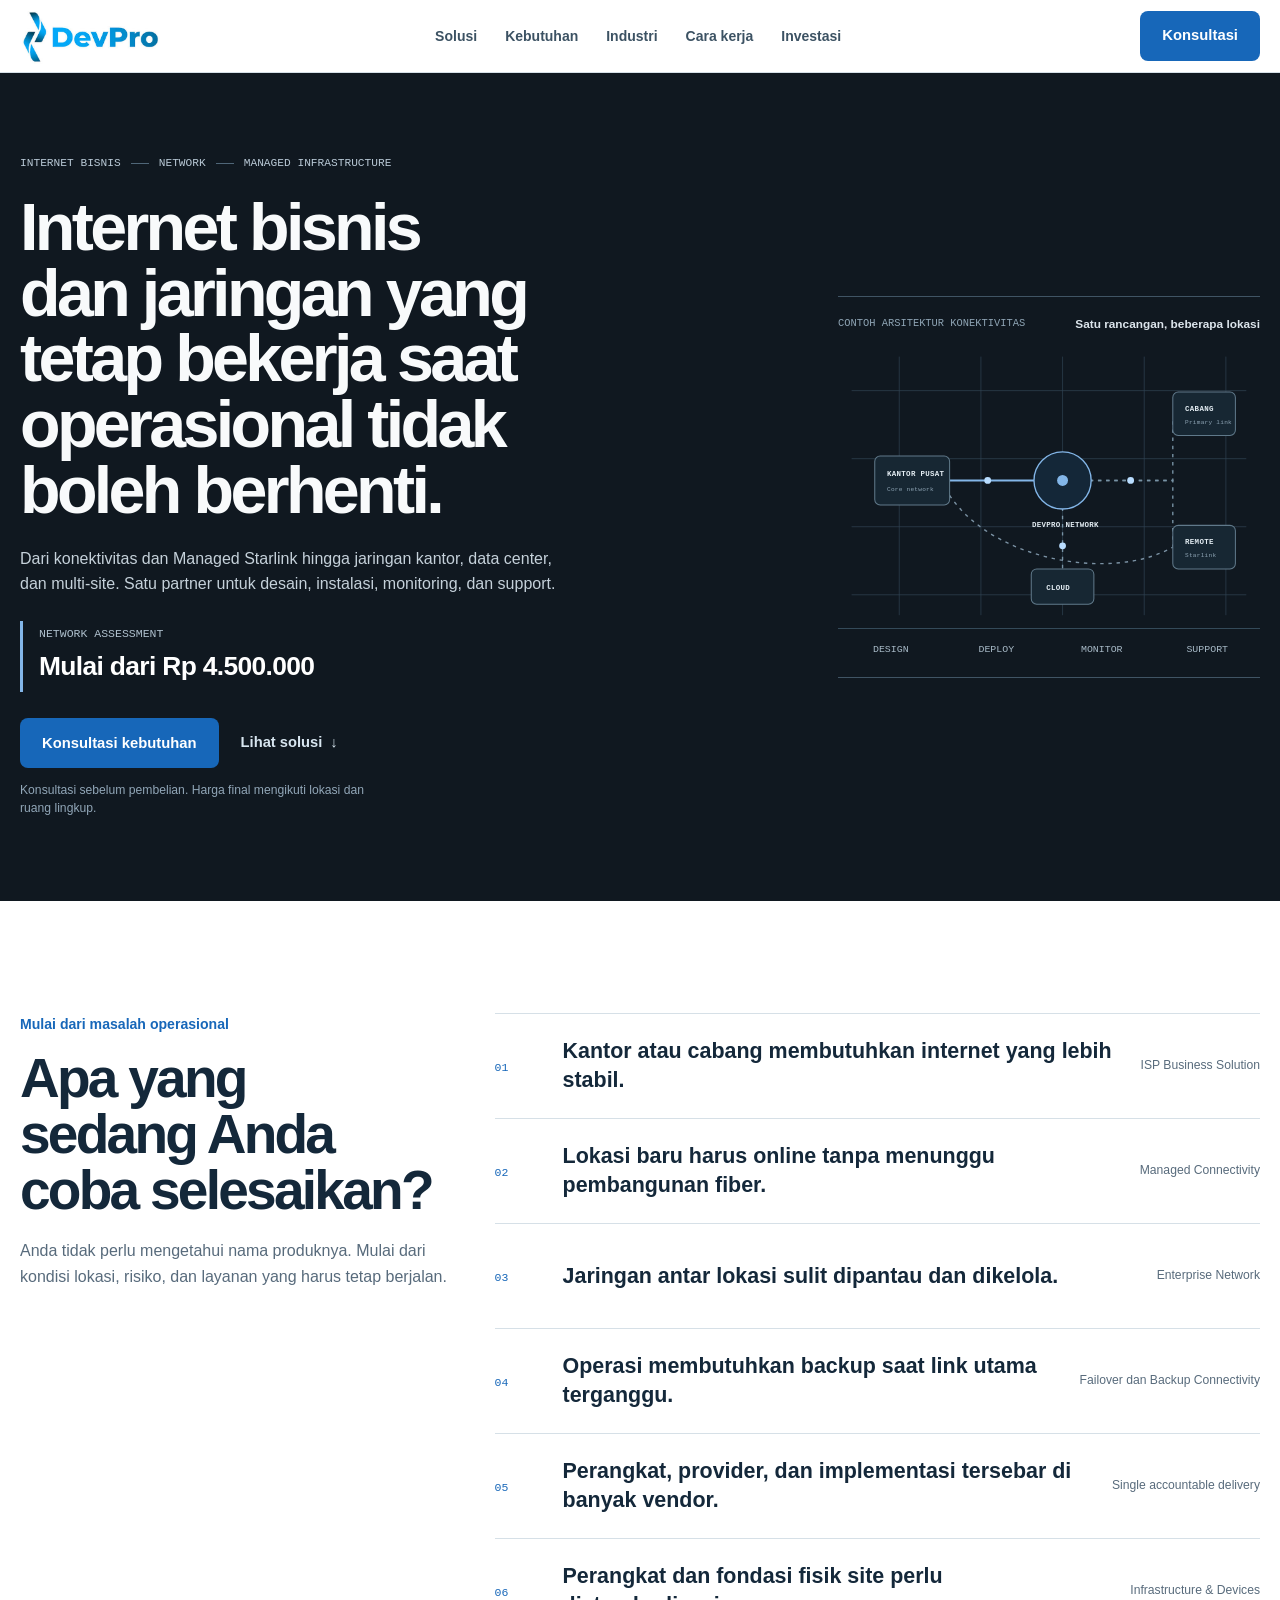
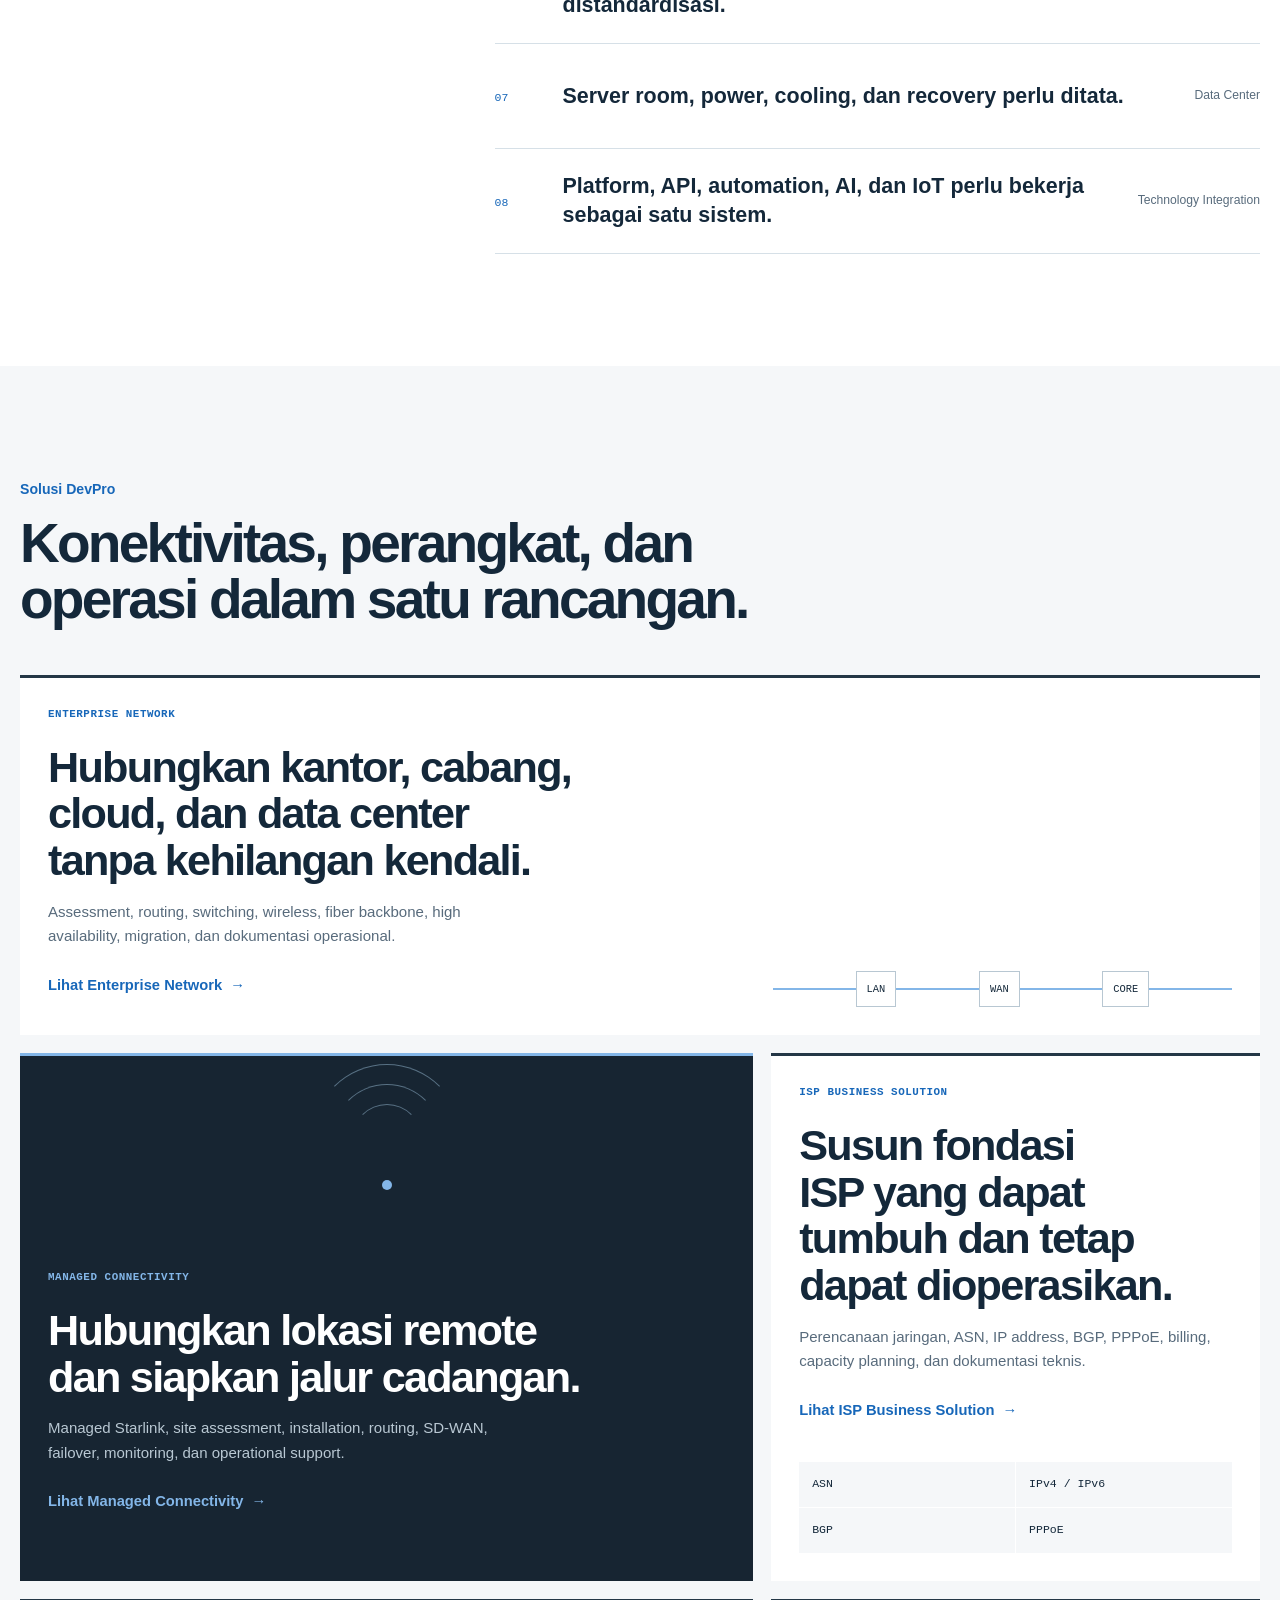
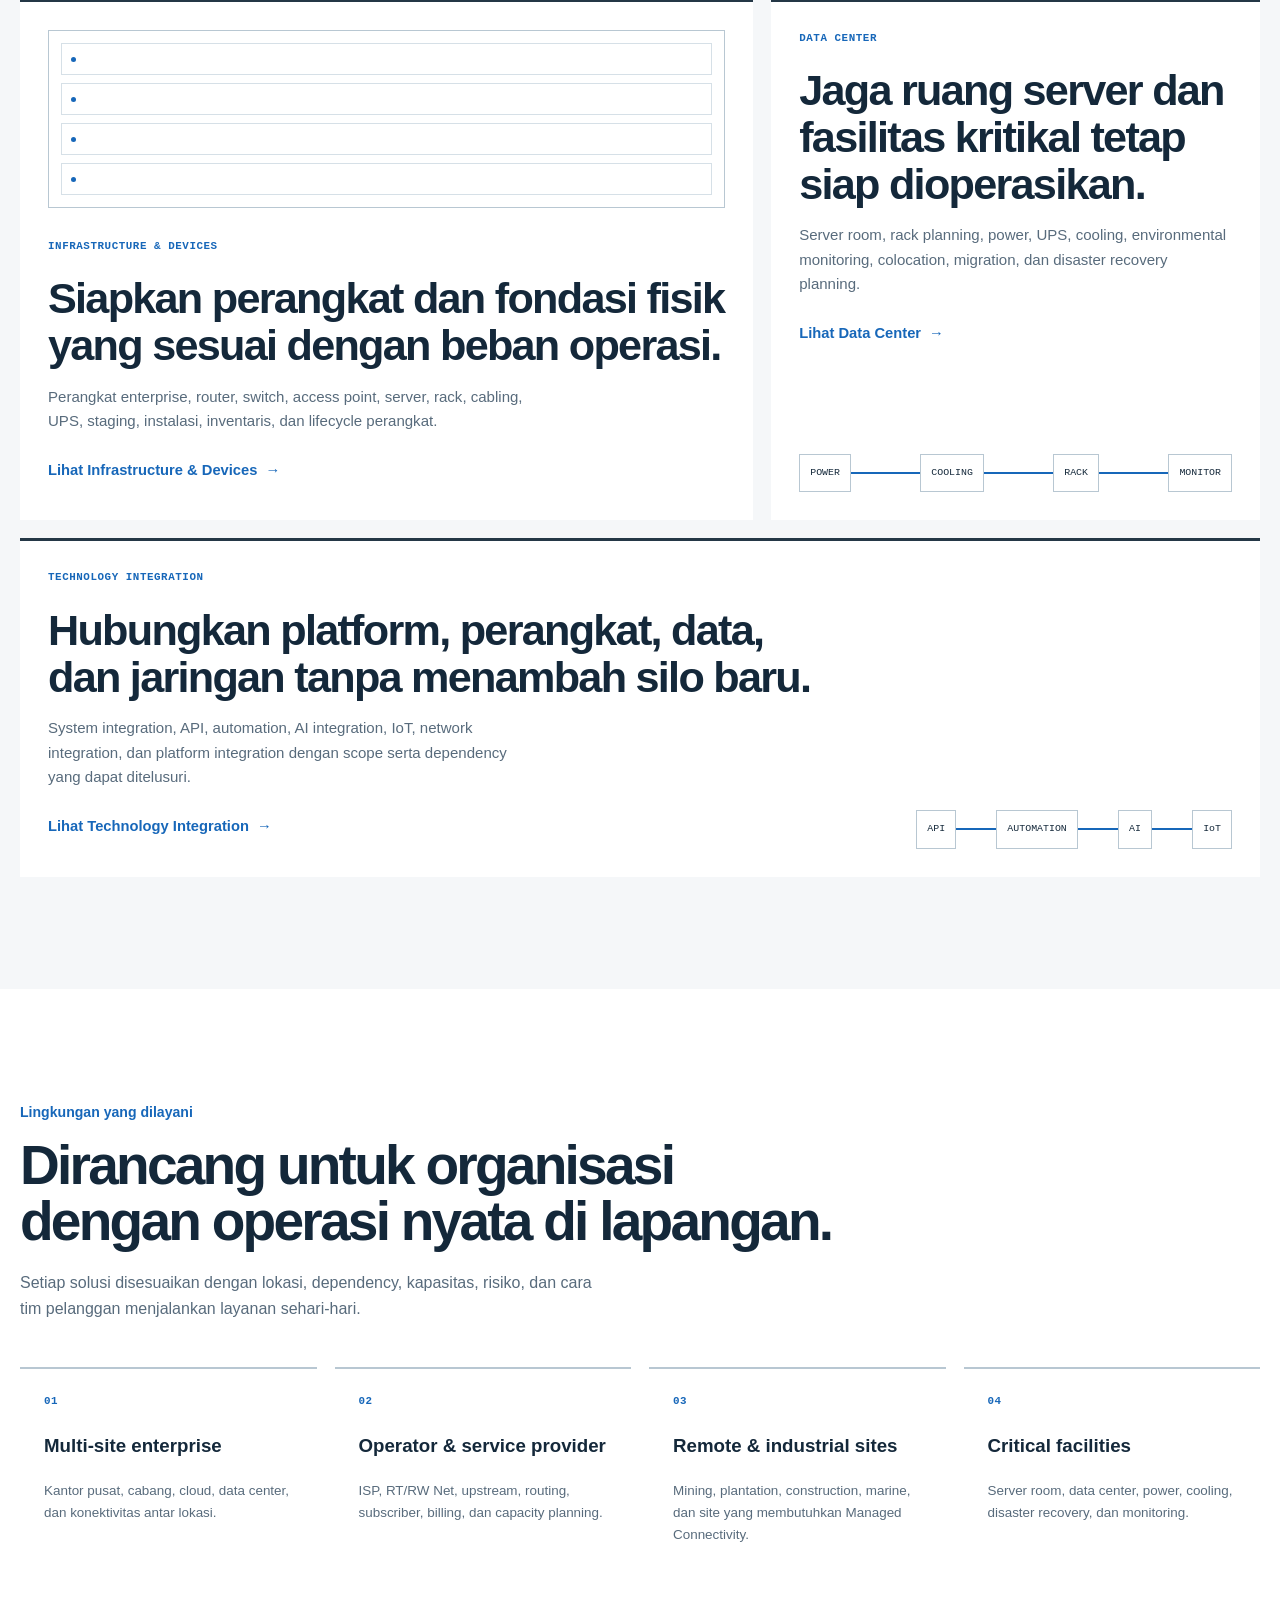
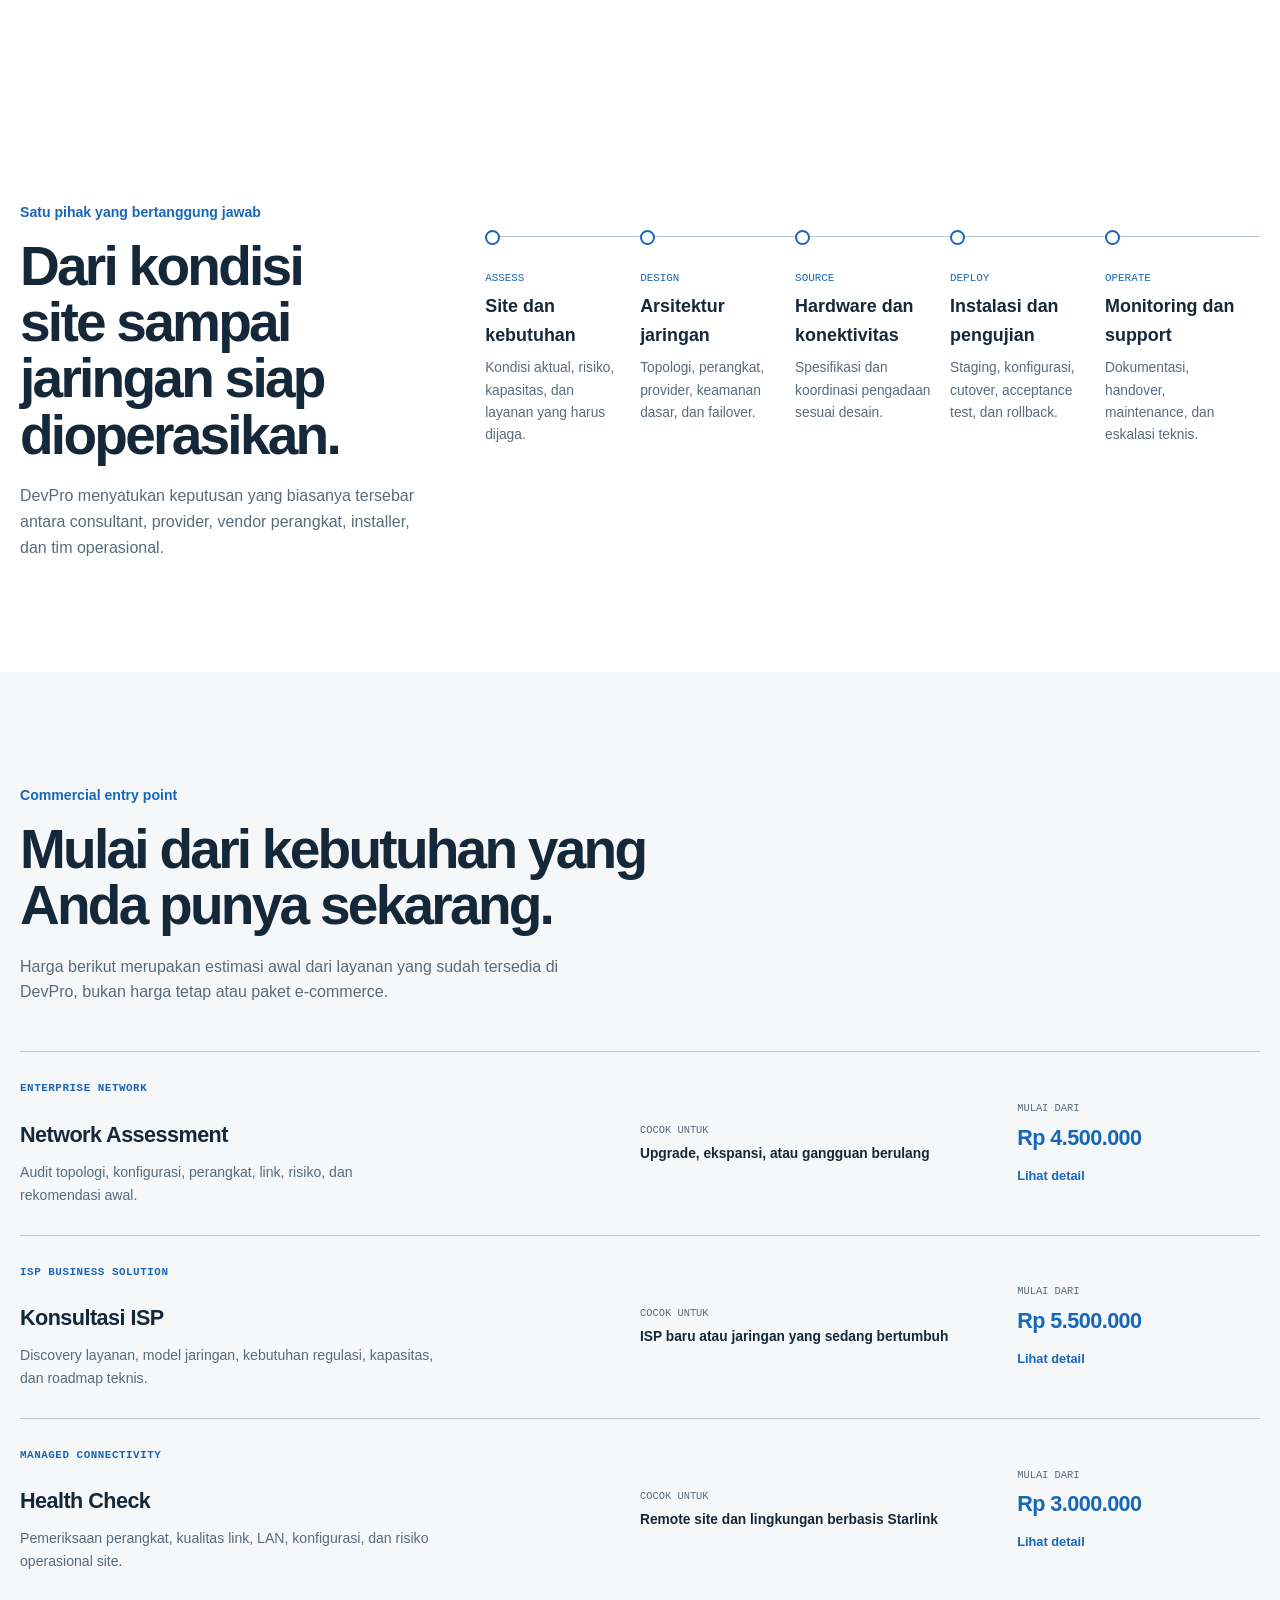
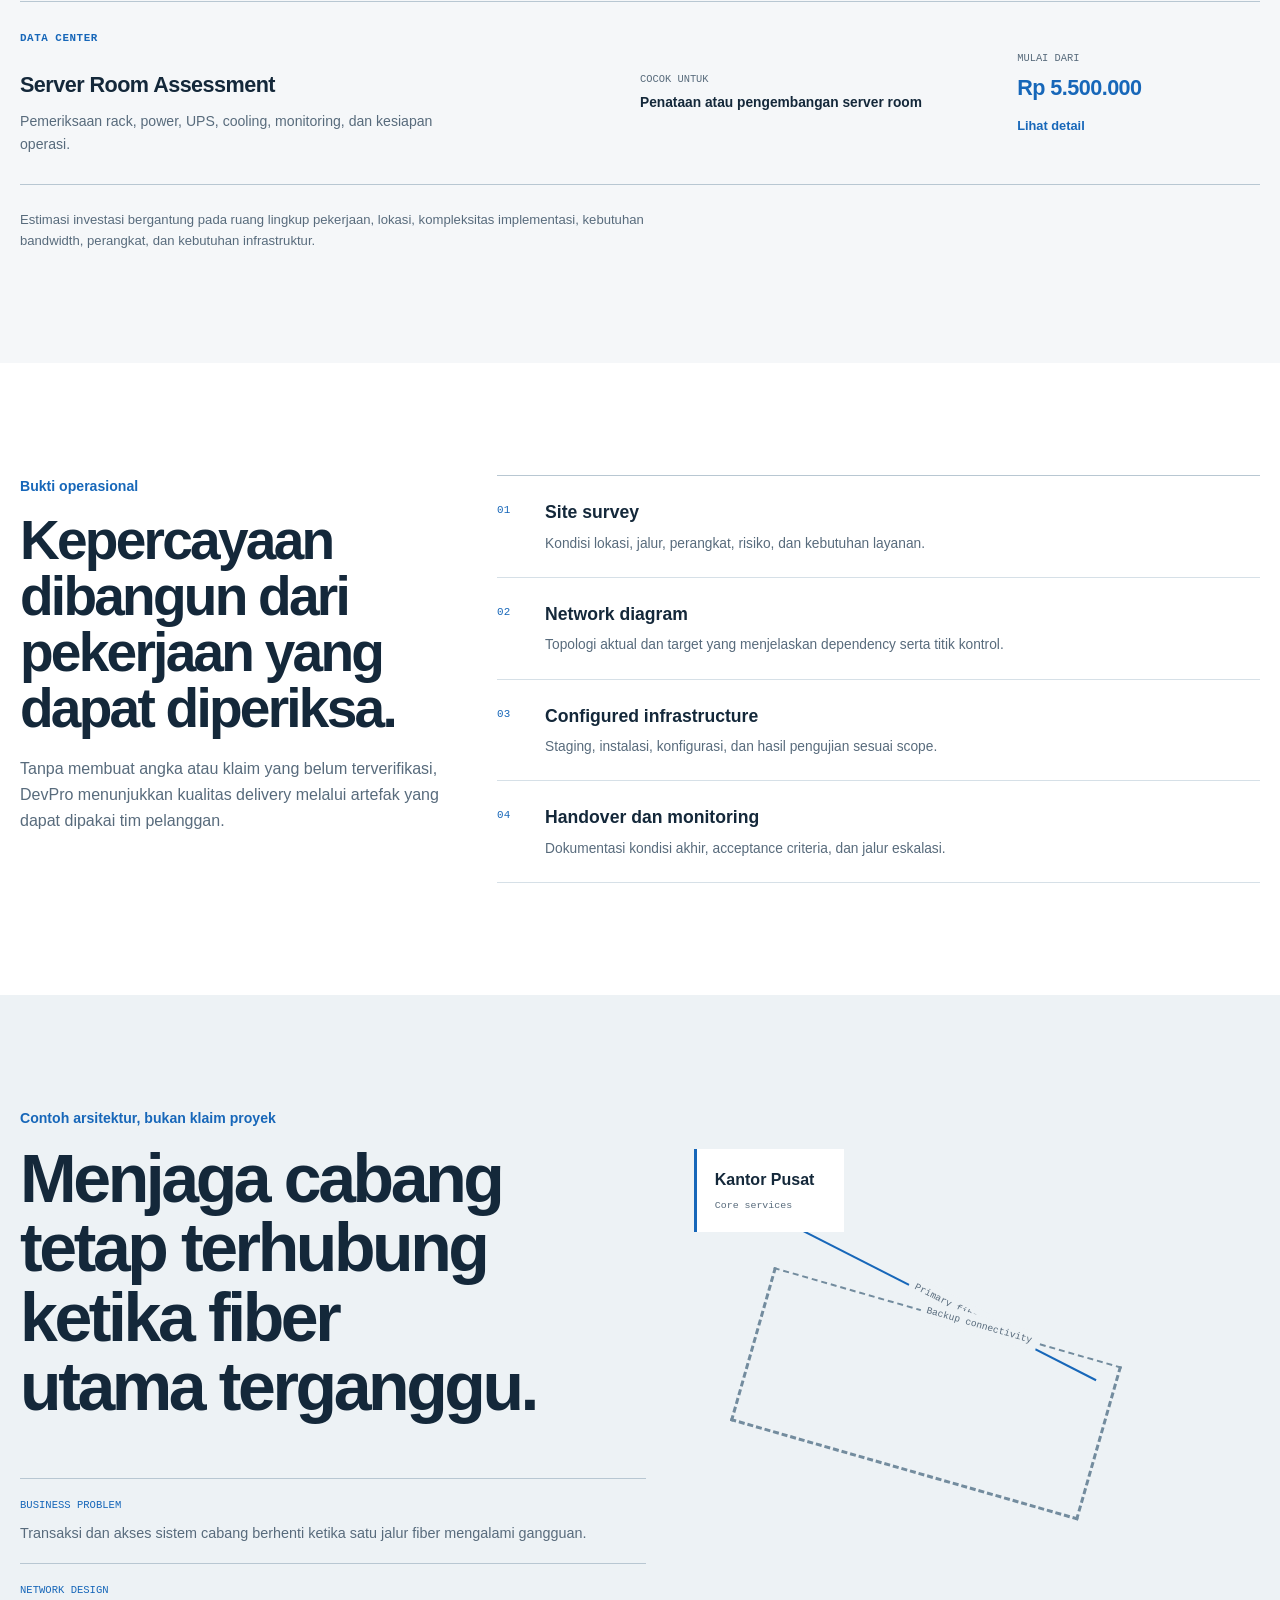
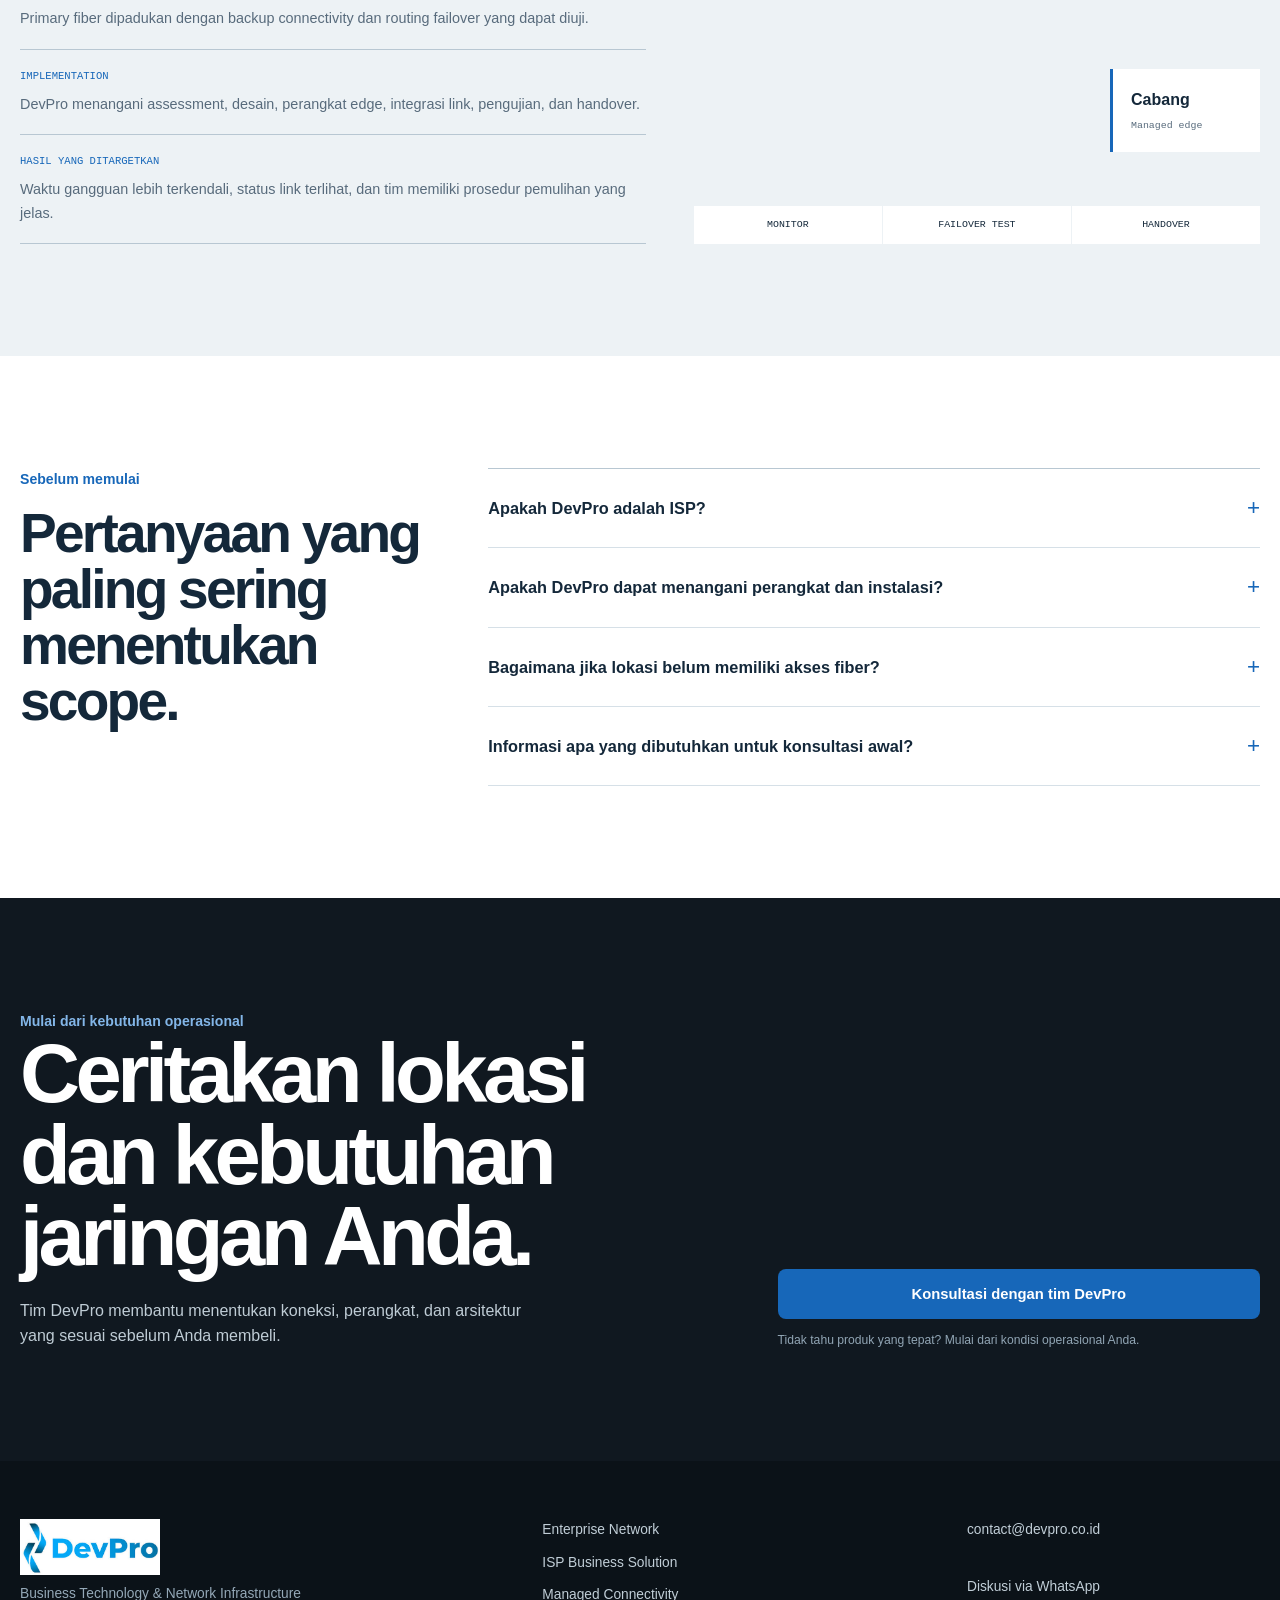
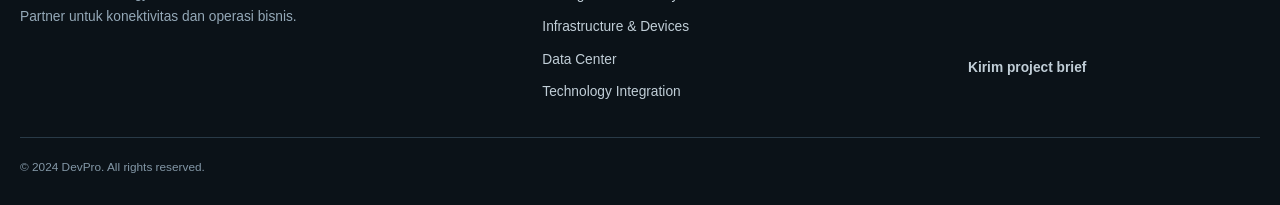
<file: index.html>
<!doctype html>
<html lang="id">
<head>
  <meta charset="UTF-8">
  <meta name="viewport" content="width=device-width, initial-scale=1">
  <meta name="description" content="DevPro merancang, memasang, dan mengelola internet bisnis, jaringan enterprise, Managed Starlink, data center, dan infrastruktur multi-site.">
  <meta name="robots" content="index,follow">
  <meta name="theme-color" content="#101820">
  <link rel="canonical" href="https://devpro.co.id/">
  <link rel="icon" href="/assets/images/favicon/favicon.ico" sizes="any">
  <link rel="icon" type="image/png" href="/assets/images/favicon/favicon-32.png" sizes="32x32">
  <link rel="apple-touch-icon" href="/assets/images/favicon/apple-touch-icon.png">
  <link rel="stylesheet" href="assets/css/site.css">
  <title>DevPro | Internet Bisnis dan Infrastruktur Jaringan</title>
  <meta property="og:title" content="DevPro | Internet Bisnis dan Infrastruktur Jaringan">
  <meta property="og:description" content="Satu partner untuk desain, instalasi, integrasi, monitoring, dan support konektivitas bisnis serta jaringan enterprise.">
  <meta property="og:type" content="website">
  <meta property="og:url" content="https://devpro.co.id/">
  <meta property="og:image" content="https://devpro.co.id/assets/images/logo/devpro-logo.png">
  <meta property="og:image:alt" content="Logo DevPro">
  <meta name="twitter:card" content="summary_large_image">
  <meta name="twitter:title" content="DevPro | Internet Bisnis dan Infrastruktur Jaringan">
  <meta name="twitter:description" content="Konektivitas dan jaringan bisnis yang dirancang, dipasang, dan dikelola sebagai satu sistem.">
  <meta name="twitter:image" content="https://devpro.co.id/assets/images/logo/devpro-logo.png">
  <script type="application/ld+json">{"@context":"https://schema.org","@graph":[{"@type":"ProfessionalService","name":"DevPro","url":"https://devpro.co.id/","logo":"https://devpro.co.id/assets/images/logo/devpro-logo.png","description":"Business Technology & Network Infrastructure Partner untuk desain, implementasi, dan managed service infrastruktur digital.","areaServed":"Indonesia","serviceType":["Enterprise Network Infrastructure","ISP Business Solution","Managed Connectivity","Infrastructure & Devices","Data Center","Technology Integration"]},{"@type":"FAQPage","mainEntity":[{"@type":"Question","name":"Apakah DevPro adalah ISP?","acceptedAnswer":{"@type":"Answer","text":"Bukan. DevPro merancang dan mengelola lingkungan konektivitas serta jaringan, termasuk koordinasi dengan provider sesuai kebutuhan pelanggan."}},{"@type":"Question","name":"Apakah DevPro dapat menangani lokasi remote?","acceptedAnswer":{"@type":"Answer","text":"Ya. Ruang lingkup dapat mencakup assessment, implementasi konektivitas berbasis Starlink, integrasi LAN, failover, monitoring, dan operational support."}},{"@type":"Question","name":"Bagaimana memulai konsultasi?","acceptedAnswer":{"@type":"Answer","text":"Bagikan lokasi, kondisi jaringan saat ini, layanan yang harus dijaga, dan target waktu. DevPro akan membantu menentukan langkah assessment yang relevan."}}]}]}</script>
</head>
<body class="home-page">
  <a class="skip-link" href="#main-content">Lewati ke konten utama</a>

  <header class="site-header">
    <div class="container nav-wrap">
      <a class="brand" href="index.html" aria-label="DevPro beranda">
        <img src="/assets/images/logo/devpro-logo.png" alt="DevPro" width="150" height="60">
      </a>
      <button class="menu-toggle" data-menu-toggle aria-expanded="false" aria-controls="primary-menu">
        <span class="sr-only" data-menu-label>Buka menu</span>
        <span aria-hidden="true" class="menu-toggle-lines"></span>
      </button>
      <nav class="nav-links" id="primary-menu" data-menu aria-label="Navigasi utama">
        <a href="#solutions">Solusi</a>
        <a href="#industries">Kebutuhan</a>
        <a href="#industry-coverage">Industri</a>
        <a href="#approach">Cara kerja</a>
        <a href="#investment">Investasi</a>
      </nav>
      <a class="button button-primary nav-cta" href="https://wa.me/62822104060?text=Halo%20DevPro%2C%20saya%20ingin%20mendiskusikan%20kebutuhan%20infrastruktur%20teknologi%20dan%20jaringan." target="_blank" rel="noopener noreferrer">Konsultasi</a>
    </div>
  </header>

  <main id="main-content">
    <section class="hero hero-v2" aria-labelledby="home-title">
      <div class="container hero-shell">
        <div class="hero-content">
          <div class="context-line" aria-label="Internet bisnis, network, dan managed infrastructure">
            <span>Internet bisnis</span><span>Network</span><span>Managed Infrastructure</span>
          </div>
          <h1 id="home-title">Internet bisnis dan jaringan yang tetap bekerja saat operasional tidak boleh berhenti.</h1>
          <p class="hero-copy">Dari konektivitas dan Managed Starlink hingga jaringan kantor, data center, dan multi-site. Satu partner untuk desain, instalasi, monitoring, dan support.</p>
          <div class="hero-commercial" aria-label="Estimasi investasi awal">
            <span>Network Assessment</span>
            <strong>Mulai dari Rp 4.500.000</strong>
          </div>
          <div class="hero-actions">
            <a class="button button-primary" data-whatsapp-cta href="https://wa.me/62822104060?text=Halo%20DevPro%2C%20saya%20ingin%20konsultasi%20mengenai%20kebutuhan%20internet%20bisnis%20dan%20jaringan." target="_blank" rel="noopener noreferrer">Konsultasi kebutuhan</a>
            <a class="text-link" href="#solutions">Lihat solusi <span aria-hidden="true">↓</span></a>
          </div>
          <p class="commercial-note">Konsultasi sebelum pembelian. Harga final mengikuti lokasi dan ruang lingkup.</p>
        </div>

        <figure class="topology topology-hero">
          <figcaption>
            <span>Contoh arsitektur konektivitas</span>
            <strong>Satu rancangan, beberapa lokasi</strong>
          </figcaption>
          <svg viewBox="0 0 620 420" role="img" aria-labelledby="topology-title topology-desc">
            <title id="topology-title">Topologi jaringan bisnis multi-site</title>
            <desc id="topology-desc">Kantor pusat terhubung ke cabang, cloud, data center, dan remote site melalui jaringan yang dirancang dan dikelola DevPro.</desc>
            <g class="topology-grid" aria-hidden="true">
              <path d="M20 70H600M20 170H600M20 270H600M20 370H600M90 20V400M210 20V400M330 20V400M450 20V400M570 20V400"/>
            </g>
            <g class="topology-routes" aria-hidden="true">
              <path class="route route-primary" d="M164 202H290"/>
              <path class="route" d="M370 202H492V108"/>
              <path class="route" d="M370 202H492V300"/>
              <path class="route" d="M330 242V332"/>
              <path class="route route-backup" d="M164 224C230 322 405 350 492 300"/>
            </g>
            <g class="site-node site-node-main">
              <rect x="54" y="166" width="110" height="72" rx="8"/>
              <text x="72" y="196">KANTOR PUSAT</text>
              <text class="node-meta" x="72" y="217">Core network</text>
            </g>
            <g class="network-core">
              <circle cx="330" cy="202" r="42"/>
              <circle cx="330" cy="202" r="8"/>
              <text x="285" y="270">DEVPRO NETWORK</text>
            </g>
            <g class="site-node">
              <rect x="492" y="72" width="92" height="64" rx="8"/>
              <text x="510" y="100">CABANG</text>
              <text class="node-meta" x="510" y="119">Primary link</text>
            </g>
            <g class="site-node">
              <rect x="492" y="268" width="92" height="64" rx="8"/>
              <text x="510" y="296">REMOTE</text>
              <text class="node-meta" x="510" y="315">Starlink</text>
            </g>
            <g class="site-node">
              <rect x="284" y="332" width="92" height="52" rx="8"/>
              <text x="306" y="363">CLOUD</text>
            </g>
            <g class="route-packets" aria-hidden="true">
              <circle cx="220" cy="202" r="5"/><circle cx="430" cy="202" r="5"/><circle cx="330" cy="298" r="5"/>
            </g>
          </svg>
          <div class="topology-legend" aria-label="Cakupan delivery">
            <span>Design</span><span>Deploy</span><span>Monitor</span><span>Support</span>
          </div>
        </figure>
      </div>
    </section>

    <section class="section problem-index" id="industries" aria-labelledby="problem-title">
      <div class="container editorial-shell">
        <header class="editorial-heading">
          <p class="section-kicker">Mulai dari masalah operasional</p>
          <h2 id="problem-title">Apa yang sedang Anda coba selesaikan?</h2>
          <p>Anda tidak perlu mengetahui nama produknya. Mulai dari kondisi lokasi, risiko, dan layanan yang harus tetap berjalan.</p>
        </header>
        <ol class="problem-rows">
          <li><a href="isp.html"><span>01</span><strong>Kantor atau cabang membutuhkan internet yang lebih stabil.</strong><small>ISP Business Solution</small></a></li>
          <li><a href="starlink.html"><span>02</span><strong>Lokasi baru harus online tanpa menunggu pembangunan fiber.</strong><small>Managed Connectivity</small></a></li>
          <li><a href="network.html"><span>03</span><strong>Jaringan antar lokasi sulit dipantau dan dikelola.</strong><small>Enterprise Network</small></a></li>
          <li><a href="starlink.html"><span>04</span><strong>Operasi membutuhkan backup saat link utama terganggu.</strong><small>Failover dan Backup Connectivity</small></a></li>
          <li><a href="#approach"><span>05</span><strong>Perangkat, provider, dan implementasi tersebar di banyak vendor.</strong><small>Single accountable delivery</small></a></li>
          <li><a href="datacenter.html#infrastructure-devices"><span>06</span><strong>Perangkat dan fondasi fisik site perlu distandardisasi.</strong><small>Infrastructure &amp; Devices</small></a></li>
          <li><a href="datacenter.html#data-center"><span>07</span><strong>Server room, power, cooling, dan recovery perlu ditata.</strong><small>Data Center</small></a></li>
          <li><a href="integration.html"><span>08</span><strong>Platform, API, automation, AI, dan IoT perlu bekerja sebagai satu sistem.</strong><small>Technology Integration</small></a></li>
        </ol>
      </div>
    </section>

    <section class="section solution-map" id="solutions" aria-labelledby="solution-title">
      <div class="container">
        <header class="section-heading section-heading-wide">
          <p class="section-kicker">Solusi DevPro</p>
          <h2 id="solution-title">Konektivitas, perangkat, dan operasi dalam satu rancangan.</h2>
        </header>

        <div class="solution-editorial-grid">
          <article class="solution-feature solution-feature-network">
            <div class="solution-copy">
              <p class="technical-label">Enterprise Network</p>
              <h3>Hubungkan kantor, cabang, cloud, dan data center tanpa kehilangan kendali.</h3>
              <p>Assessment, routing, switching, wireless, fiber backbone, high availability, migration, dan dokumentasi operasional.</p>
              <a class="text-link" href="network.html">Lihat Enterprise Network <span aria-hidden="true">→</span></a>
            </div>
            <div class="network-strip" aria-hidden="true"><i></i><span>LAN</span><i></i><span>WAN</span><i></i><span>CORE</span><i></i></div>
          </article>

          <article class="solution-feature solution-feature-remote">
            <div class="remote-signal" aria-hidden="true"><span></span><span></span><span></span><i></i></div>
            <div class="solution-copy">
              <p class="technical-label">Managed Connectivity</p>
              <h3>Hubungkan lokasi remote dan siapkan jalur cadangan.</h3>
              <p>Managed Starlink, site assessment, installation, routing, SD-WAN, failover, monitoring, dan operational support.</p>
              <a class="text-link" href="starlink.html">Lihat Managed Connectivity <span aria-hidden="true">→</span></a>
            </div>
          </article>

          <article class="solution-feature solution-feature-isp">
            <div class="solution-copy">
              <p class="technical-label">ISP Business Solution</p>
              <h3>Susun fondasi ISP yang dapat tumbuh dan tetap dapat dioperasikan.</h3>
              <p>Perencanaan jaringan, ASN, IP address, BGP, PPPoE, billing, capacity planning, dan dokumentasi teknis.</p>
              <a class="text-link" href="isp.html">Lihat ISP Business Solution <span aria-hidden="true">→</span></a>
            </div>
            <div class="signal-metrics" aria-label="Area solusi ISP"><span>ASN</span><span>IPv4 / IPv6</span><span>BGP</span><span>PPPoE</span></div>
          </article>

          <article class="solution-feature solution-feature-infra">
            <div class="rack-visual" aria-hidden="true"><span></span><span></span><span></span><span></span></div>
            <div class="solution-copy">
              <p class="technical-label">Infrastructure &amp; Devices</p>
              <h3>Siapkan perangkat dan fondasi fisik yang sesuai dengan beban operasi.</h3>
              <p>Perangkat enterprise, router, switch, access point, server, rack, cabling, UPS, staging, instalasi, inventaris, dan lifecycle perangkat.</p>
              <a class="text-link" href="datacenter.html#infrastructure-devices">Lihat Infrastructure &amp; Devices <span aria-hidden="true">→</span></a>
            </div>
          </article>

          <article class="solution-feature solution-feature-datacenter">
            <div class="solution-copy">
              <p class="technical-label">Data Center</p>
              <h3>Jaga ruang server dan fasilitas kritikal tetap siap dioperasikan.</h3>
              <p>Server room, rack planning, power, UPS, cooling, environmental monitoring, colocation, migration, dan disaster recovery planning.</p>
              <a class="text-link" href="datacenter.html#data-center">Lihat Data Center <span aria-hidden="true">→</span></a>
            </div>
            <div class="data-center-stack" aria-hidden="true"><span>POWER</span><i></i><span>COOLING</span><i></i><span>RACK</span><i></i><span>MONITOR</span></div>
          </article>

          <article class="solution-feature solution-feature-integration">
            <div class="solution-copy">
              <p class="technical-label">Technology Integration</p>
              <h3>Hubungkan platform, perangkat, data, dan jaringan tanpa menambah silo baru.</h3>
              <p>System integration, API, automation, AI integration, IoT, network integration, dan platform integration dengan scope serta dependency yang dapat ditelusuri.</p>
              <a class="text-link" href="integration.html">Lihat Technology Integration <span aria-hidden="true">→</span></a>
            </div>
            <div class="integration-rail" aria-hidden="true"><span>API</span><i></i><span>AUTOMATION</span><i></i><span>AI</span><i></i><span>IoT</span></div>
          </article>
        </div>
      </div>
    </section>

    <section class="section industry-coverage" id="industry-coverage" aria-labelledby="industry-title">
      <div class="container">
        <header class="section-heading section-heading-wide">
          <p class="section-kicker">Lingkungan yang dilayani</p>
          <h2 id="industry-title">Dirancang untuk organisasi dengan operasi nyata di lapangan.</h2>
          <p>Setiap solusi disesuaikan dengan lokasi, dependency, kapasitas, risiko, dan cara tim pelanggan menjalankan layanan sehari-hari.</p>
        </header>
        <div class="industry-grid industry-coverage-grid">
          <article class="industry"><p class="technical-label">01</p><h3>Multi-site enterprise</h3><p>Kantor pusat, cabang, cloud, data center, dan konektivitas antar lokasi.</p></article>
          <article class="industry"><p class="technical-label">02</p><h3>Operator &amp; service provider</h3><p>ISP, RT/RW Net, upstream, routing, subscriber, billing, dan capacity planning.</p></article>
          <article class="industry"><p class="technical-label">03</p><h3>Remote &amp; industrial sites</h3><p>Mining, plantation, construction, marine, dan site yang membutuhkan Managed Connectivity.</p></article>
          <article class="industry"><p class="technical-label">04</p><h3>Critical facilities</h3><p>Server room, data center, power, cooling, disaster recovery, dan monitoring.</p></article>
        </div>
      </div>
    </section>

    <section class="section accountability" id="approach" aria-labelledby="accountability-title">
      <div class="container accountability-shell">
        <header class="section-heading">
          <p class="section-kicker">Satu pihak yang bertanggung jawab</p>
          <h2 id="accountability-title">Dari kondisi site sampai jaringan siap dioperasikan.</h2>
          <p>DevPro menyatukan keputusan yang biasanya tersebar antara consultant, provider, vendor perangkat, installer, dan tim operasional.</p>
        </header>
        <ol class="delivery-line">
          <li><span>Assess</span><strong>Site dan kebutuhan</strong><p>Kondisi aktual, risiko, kapasitas, dan layanan yang harus dijaga.</p></li>
          <li><span>Design</span><strong>Arsitektur jaringan</strong><p>Topologi, perangkat, provider, keamanan dasar, dan failover.</p></li>
          <li><span>Source</span><strong>Hardware dan konektivitas</strong><p>Spesifikasi dan koordinasi pengadaan sesuai desain.</p></li>
          <li><span>Deploy</span><strong>Instalasi dan pengujian</strong><p>Staging, konfigurasi, cutover, acceptance test, dan rollback.</p></li>
          <li><span>Operate</span><strong>Monitoring dan support</strong><p>Dokumentasi, handover, maintenance, dan eskalasi teknis.</p></li>
        </ol>
      </div>
    </section>

    <section class="section investment" id="investment" aria-labelledby="investment-title">
      <div class="container">
        <header class="section-heading section-heading-wide">
          <p class="section-kicker">Commercial entry point</p>
          <h2 id="investment-title">Mulai dari kebutuhan yang Anda punya sekarang.</h2>
          <p>Harga berikut merupakan estimasi awal dari layanan yang sudah tersedia di DevPro, bukan harga tetap atau paket e-commerce.</p>
        </header>
        <div class="offer-list">
          <article class="offer-row">
            <div><p class="technical-label">Enterprise Network</p><h3>Network Assessment</h3><p>Audit topologi, konfigurasi, perangkat, link, risiko, dan rekomendasi awal.</p></div>
            <div class="offer-fit"><span>Cocok untuk</span><strong>Upgrade, ekspansi, atau gangguan berulang</strong></div>
            <div class="offer-price"><span>Mulai dari</span><strong>Rp 4.500.000</strong><a href="network.html">Lihat detail</a></div>
          </article>
          <article class="offer-row">
            <div><p class="technical-label">ISP Business Solution</p><h3>Konsultasi ISP</h3><p>Discovery layanan, model jaringan, kebutuhan regulasi, kapasitas, dan roadmap teknis.</p></div>
            <div class="offer-fit"><span>Cocok untuk</span><strong>ISP baru atau jaringan yang sedang bertumbuh</strong></div>
            <div class="offer-price"><span>Mulai dari</span><strong>Rp 5.500.000</strong><a href="isp.html">Lihat detail</a></div>
          </article>
          <article class="offer-row">
            <div><p class="technical-label">Managed Connectivity</p><h3>Health Check</h3><p>Pemeriksaan perangkat, kualitas link, LAN, konfigurasi, dan risiko operasional site.</p></div>
            <div class="offer-fit"><span>Cocok untuk</span><strong>Remote site dan lingkungan berbasis Starlink</strong></div>
            <div class="offer-price"><span>Mulai dari</span><strong>Rp 3.000.000</strong><a href="starlink.html">Lihat detail</a></div>
          </article>
          <article class="offer-row">
            <div><p class="technical-label">Data Center</p><h3>Server Room Assessment</h3><p>Pemeriksaan rack, power, UPS, cooling, monitoring, dan kesiapan operasi.</p></div>
            <div class="offer-fit"><span>Cocok untuk</span><strong>Penataan atau pengembangan server room</strong></div>
            <div class="offer-price"><span>Mulai dari</span><strong>Rp 5.500.000</strong><a href="datacenter.html">Lihat detail</a></div>
          </article>
        </div>
        <p class="pricing-disclaimer">Estimasi investasi bergantung pada ruang lingkup pekerjaan, lokasi, kompleksitas implementasi, kebutuhan bandwidth, perangkat, dan kebutuhan infrastruktur.</p>
      </div>
    </section>

    <section class="section operational-proof" aria-labelledby="proof-title">
      <div class="container proof-shell">
        <header class="section-heading">
          <p class="section-kicker">Bukti operasional</p>
          <h2 id="proof-title">Kepercayaan dibangun dari pekerjaan yang dapat diperiksa.</h2>
          <p>Tanpa membuat angka atau klaim yang belum terverifikasi, DevPro menunjukkan kualitas delivery melalui artefak yang dapat dipakai tim pelanggan.</p>
        </header>
        <div class="evidence-flow">
          <article><span>01</span><h3>Site survey</h3><p>Kondisi lokasi, jalur, perangkat, risiko, dan kebutuhan layanan.</p></article>
          <article><span>02</span><h3>Network diagram</h3><p>Topologi aktual dan target yang menjelaskan dependency serta titik kontrol.</p></article>
          <article><span>03</span><h3>Configured infrastructure</h3><p>Staging, instalasi, konfigurasi, dan hasil pengujian sesuai scope.</p></article>
          <article><span>04</span><h3>Handover dan monitoring</h3><p>Dokumentasi kondisi akhir, acceptance criteria, dan jalur eskalasi.</p></article>
        </div>
      </div>
    </section>

    <section class="section architecture-case" id="architecture" aria-labelledby="case-title">
      <div class="container case-shell">
        <div class="case-copy">
          <p class="section-kicker">Contoh arsitektur, bukan klaim proyek</p>
          <h2 id="case-title">Menjaga cabang tetap terhubung ketika fiber utama terganggu.</h2>
          <dl class="case-steps">
            <div><dt>Business problem</dt><dd>Transaksi dan akses sistem cabang berhenti ketika satu jalur fiber mengalami gangguan.</dd></div>
            <div><dt>Network design</dt><dd>Primary fiber dipadukan dengan backup connectivity dan routing failover yang dapat diuji.</dd></div>
            <div><dt>Implementation</dt><dd>DevPro menangani assessment, desain, perangkat edge, integrasi link, pengujian, dan handover.</dd></div>
            <div><dt>Hasil yang ditargetkan</dt><dd>Waktu gangguan lebih terkendali, status link terlihat, dan tim memiliki prosedur pemulihan yang jelas.</dd></div>
          </dl>
        </div>
        <div class="case-topology" aria-label="Diagram contoh failover cabang">
          <div class="case-node case-node-source"><span>Kantor Pusat</span><small>Core services</small></div>
          <div class="case-route case-route-primary"><span>Primary fiber</span></div>
          <div class="case-route case-route-backup"><span>Backup connectivity</span></div>
          <div class="case-node case-node-target"><span>Cabang</span><small>Managed edge</small></div>
          <div class="case-status"><span>Monitor</span><span>Failover test</span><span>Handover</span></div>
        </div>
      </div>
    </section>

    <section class="section faq-section" id="insights" aria-labelledby="faq-title">
      <div class="container faq-shell">
        <header class="section-heading">
          <p class="section-kicker">Sebelum memulai</p>
          <h2 id="faq-title">Pertanyaan yang paling sering menentukan scope.</h2>
        </header>
        <div class="faq-list">
          <details class="faq"><summary>Apakah DevPro adalah ISP?</summary><p>Bukan. DevPro adalah partner engineering yang membantu memilih, merancang, mengintegrasikan, dan mengelola konektivitas sesuai kondisi bisnis dan lokasi.</p></details>
          <details class="faq"><summary>Apakah DevPro dapat menangani perangkat dan instalasi?</summary><p>Ya. Pengadaan, staging, instalasi, konfigurasi, pengujian, dan handover dapat menjadi bagian scope ketika dibutuhkan.</p></details>
          <details class="faq"><summary>Bagaimana jika lokasi belum memiliki akses fiber?</summary><p>DevPro dapat menilai alternatif konektivitas, termasuk lingkungan jaringan berbasis Starlink, serta menyiapkan LAN, keamanan dasar, failover, dan model support yang sesuai.</p></details>
          <details class="faq"><summary>Informasi apa yang dibutuhkan untuk konsultasi awal?</summary><p>Lokasi, jumlah site, kondisi link saat ini, aplikasi penting, target waktu, kendala operasional, dan hasil yang ingin dicapai sudah cukup untuk memulai discovery.</p></details>
        </div>
      </div>
    </section>

    <section class="section final-cta" data-final-cta aria-labelledby="final-title">
      <div class="container final-cta-shell">
        <div>
          <p class="section-kicker">Mulai dari kebutuhan operasional</p>
          <h2 id="final-title">Ceritakan lokasi dan kebutuhan jaringan Anda.</h2>
          <p>Tim DevPro membantu menentukan koneksi, perangkat, dan arsitektur yang sesuai sebelum Anda membeli.</p>
        </div>
        <div class="final-cta-action">
          <a class="button button-primary" href="https://wa.me/62822104060?text=Halo%20DevPro%2C%20saya%20ingin%20konsultasi%20mengenai%20lokasi%20dan%20kebutuhan%20jaringan." target="_blank" rel="noopener noreferrer">Konsultasi dengan tim DevPro</a>
          <span>Tidak tahu produk yang tepat? Mulai dari kondisi operasional Anda.</span>
        </div>
      </div>
    </section>
  </main>

  <footer class="site-footer">
    <div class="container footer-shell">
      <div class="footer-brand">
        <a class="brand" href="index.html" aria-label="DevPro beranda"><img src="/assets/images/logo/devpro-logo.png" alt="DevPro" width="150" height="60" loading="lazy"></a>
        <p>Business Technology &amp; Network Infrastructure Partner untuk konektivitas dan operasi bisnis.</p>
      </div>
      <nav class="footer-nav" aria-label="Navigasi solusi">
        <a href="network.html">Enterprise Network</a><a href="isp.html">ISP Business Solution</a><a href="starlink.html">Managed Connectivity</a><a href="datacenter.html#infrastructure-devices">Infrastructure &amp; Devices</a><a href="datacenter.html#data-center">Data Center</a><a href="integration.html">Technology Integration</a>
      </nav>
      <div class="footer-contact">
        <a href="mailto:contact@devpro.co.id">contact@devpro.co.id</a>
        <a data-whatsapp-footer href="https://wa.me/62822104060?text=Halo%20DevPro%2C%20saya%20ingin%20mendiskusikan%20kebutuhan%20infrastruktur%20teknologi%20dan%20jaringan." target="_blank" rel="noopener noreferrer">Diskusi via WhatsApp</a>
        <button class="button button-plain" data-open-lead>Kirim project brief</button>
      </div>
      <div class="footer-bottom">&copy; 2024 DevPro. All rights reserved.</div>
    </div>
  </footer>

  <div class="mobile-conversion" data-sticky-conversion aria-hidden="true" inert>
    <a href="https://wa.me/62822104060?text=Halo%20DevPro%2C%20saya%20ingin%20konsultasi%20mengenai%20kebutuhan%20internet%20bisnis%20dan%20jaringan." target="_blank" rel="noopener noreferrer" tabindex="-1">Mulai konsultasi</a>
  </div>

  <div class="modal" data-lead-modal aria-hidden="true" role="dialog" aria-modal="true" aria-labelledby="lead-title">
    <div class="modal-card">
      <button class="modal-close" data-close-lead aria-label="Tutup formulir">×</button>
      <h2 id="lead-title">Kirim project brief</h2>
      <p>Berikan konteks singkat. Form ini akan menyiapkan email untuk tim DevPro.</p>
      <form data-lead-form>
        <div class="form-grid">
          <div class="field"><label for="name">Nama</label><input id="name" name="name" required autocomplete="name"></div>
          <div class="field"><label for="company">Perusahaan</label><input id="company" name="company" required autocomplete="organization"></div>
          <div class="field"><label for="email">Email atau telepon</label><input id="email" name="email" required autocomplete="email"></div>
          <div class="field"><label for="service">Area kebutuhan</label><select id="service" name="service"><option>Enterprise Network</option><option>ISP Business Solution</option><option>Managed Connectivity</option><option>Infrastructure &amp; Devices</option><option>Data Center</option><option>Technology Integration</option><option>Masih perlu dipetakan</option></select></div>
          <div class="field full"><label for="needs">Ringkasan kebutuhan</label><textarea id="needs" name="needs" required placeholder="Contoh: membuka site baru, memperbaiki reliabilitas koneksi, atau menyusun arsitektur jaringan."></textarea></div>
        </div>
        <button class="button button-primary" type="submit">Siapkan email project brief</button>
        <p class="form-status" data-form-status aria-live="polite"></p>
        <p class="form-note">Aplikasi email Anda akan dibuka dengan project brief yang sudah disiapkan.</p>
      </form>
    </div>
  </div>

  <script src="assets/js/site.js" defer></script>
  <script src="assets/js/whatsapp.js" defer></script>
</body>
</html>
</file>
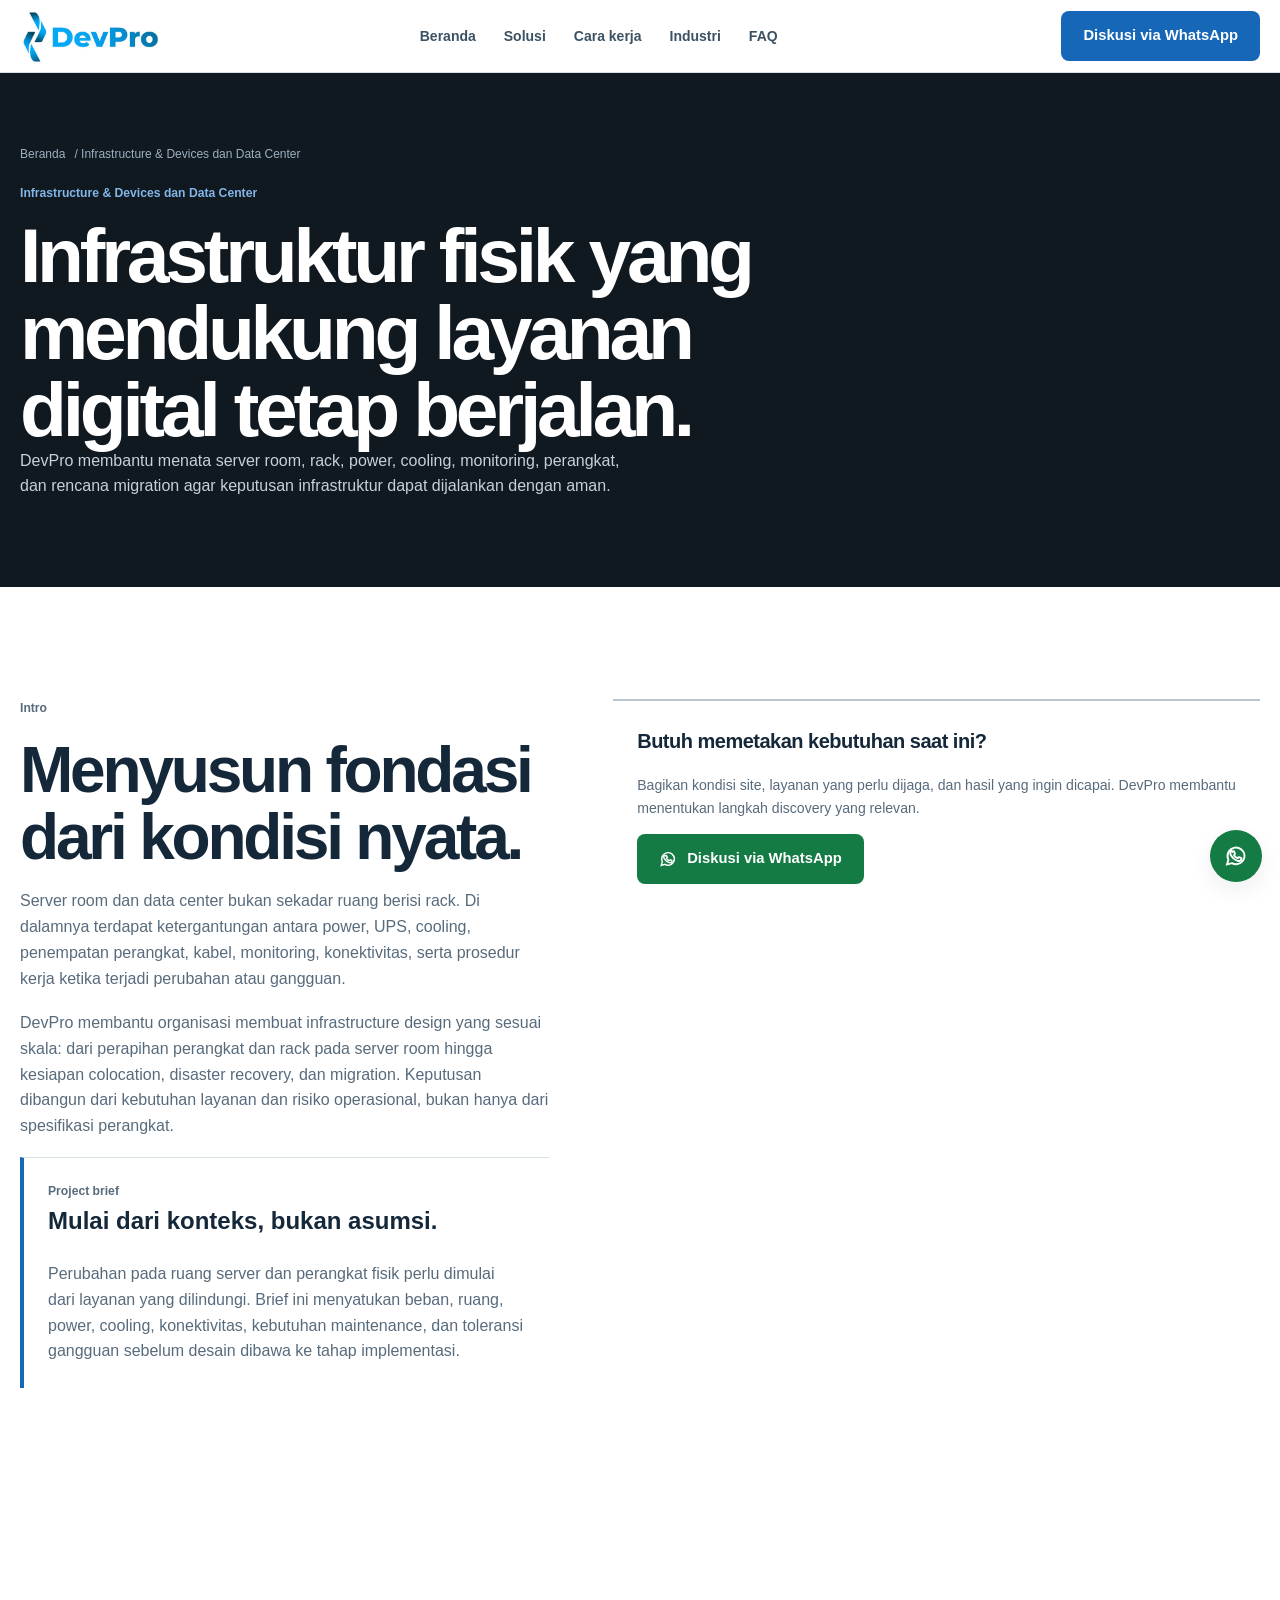
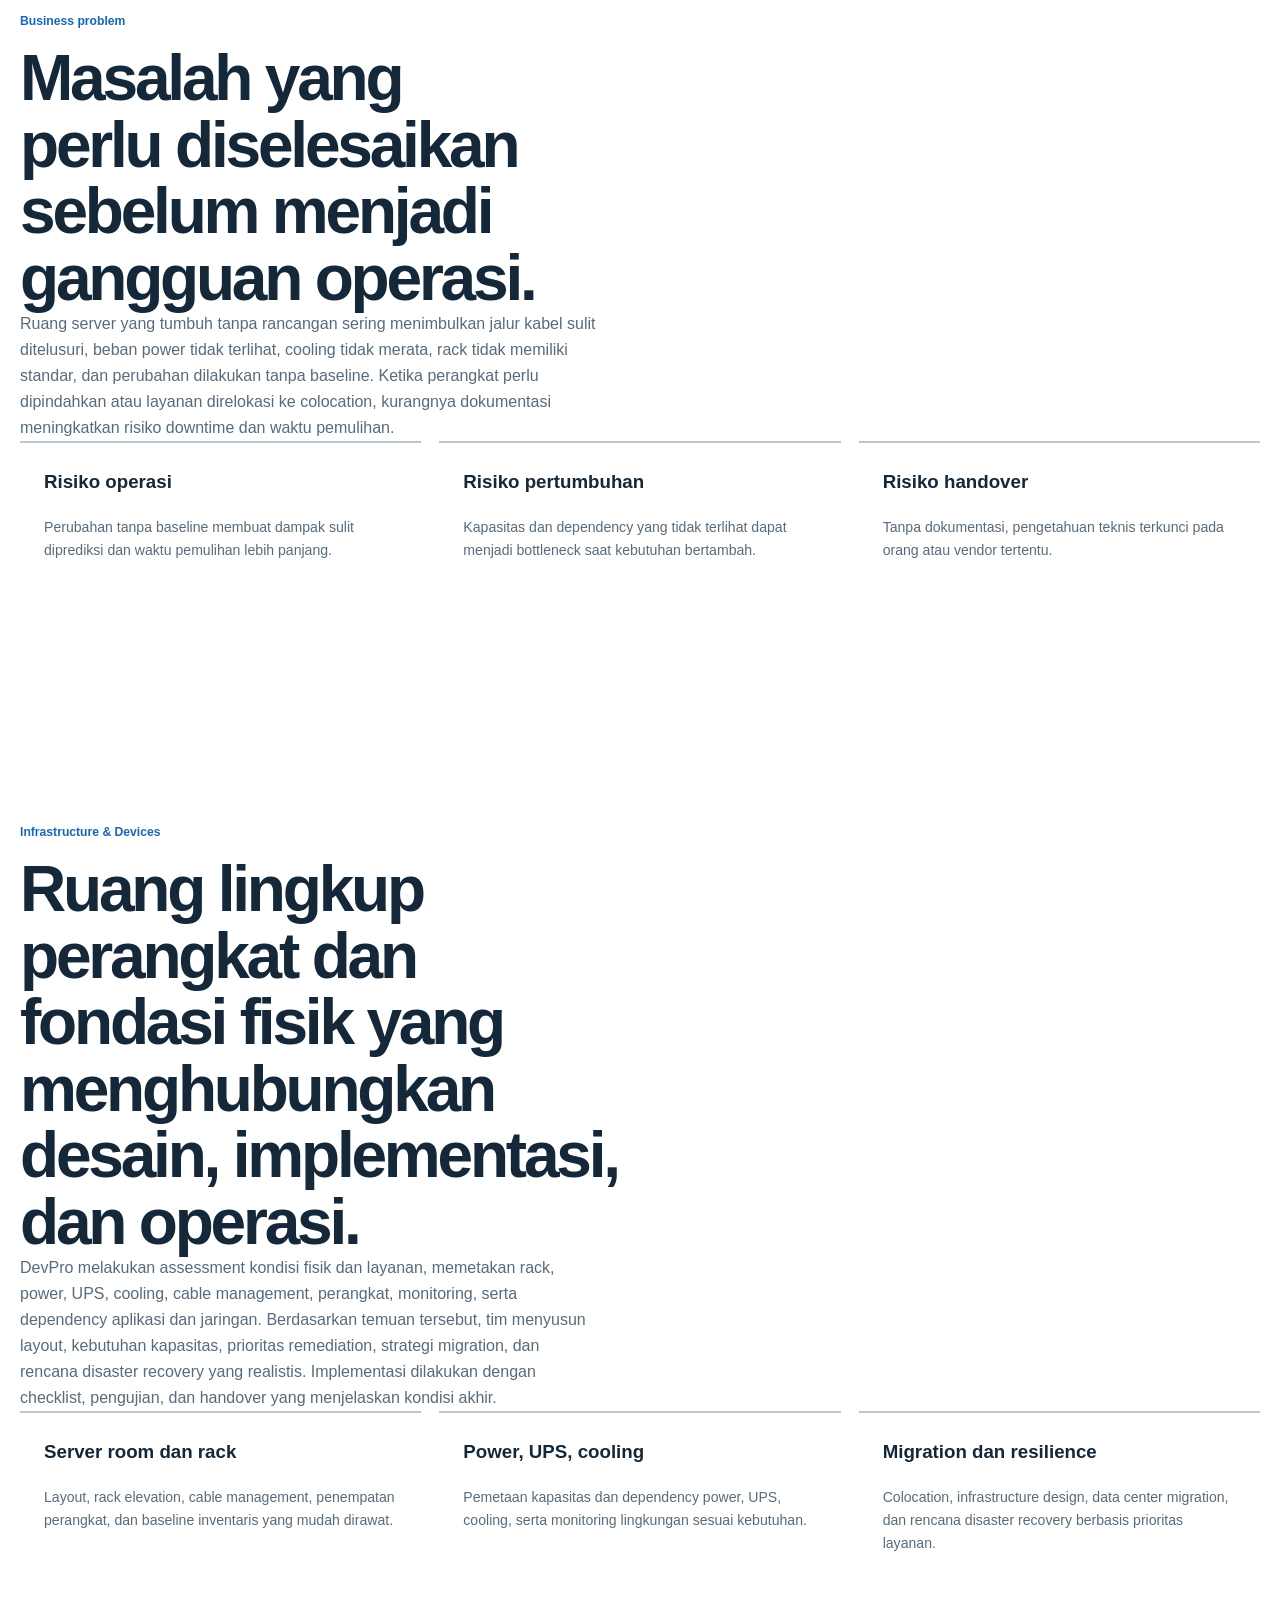
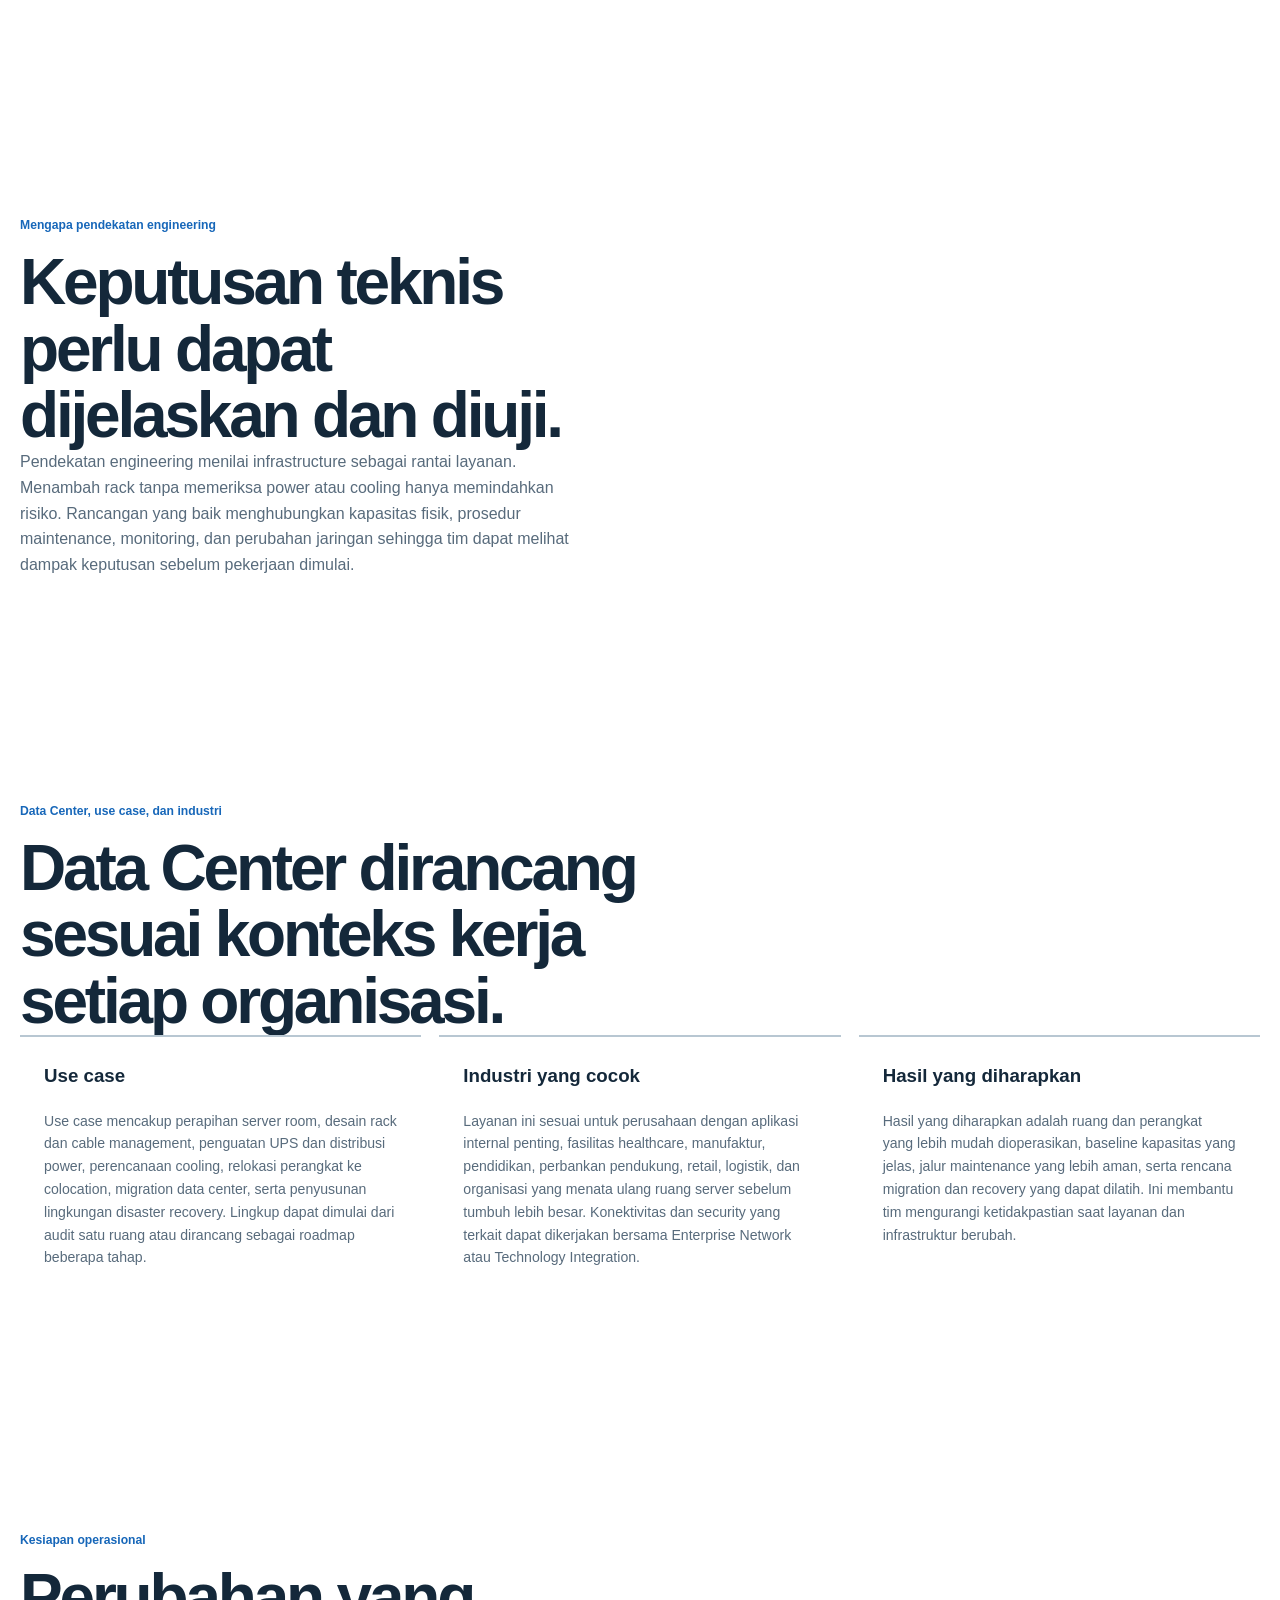
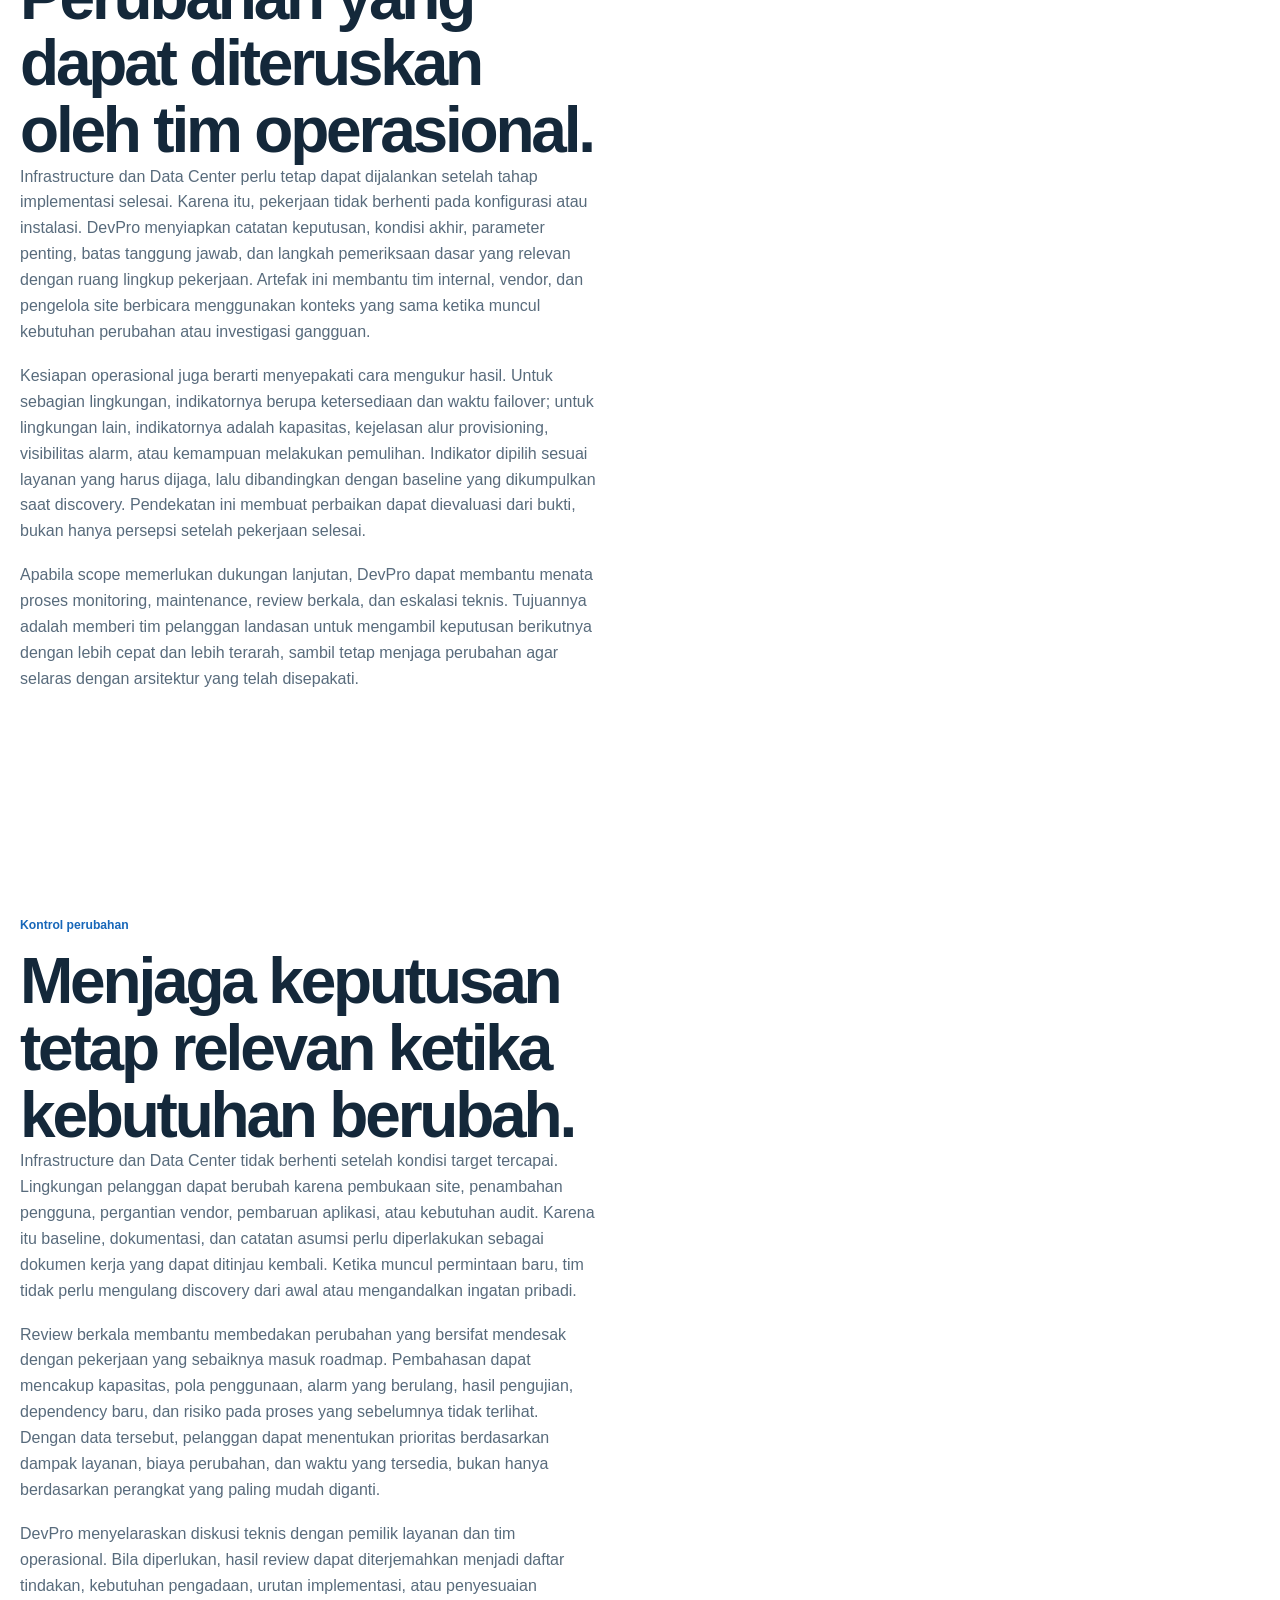
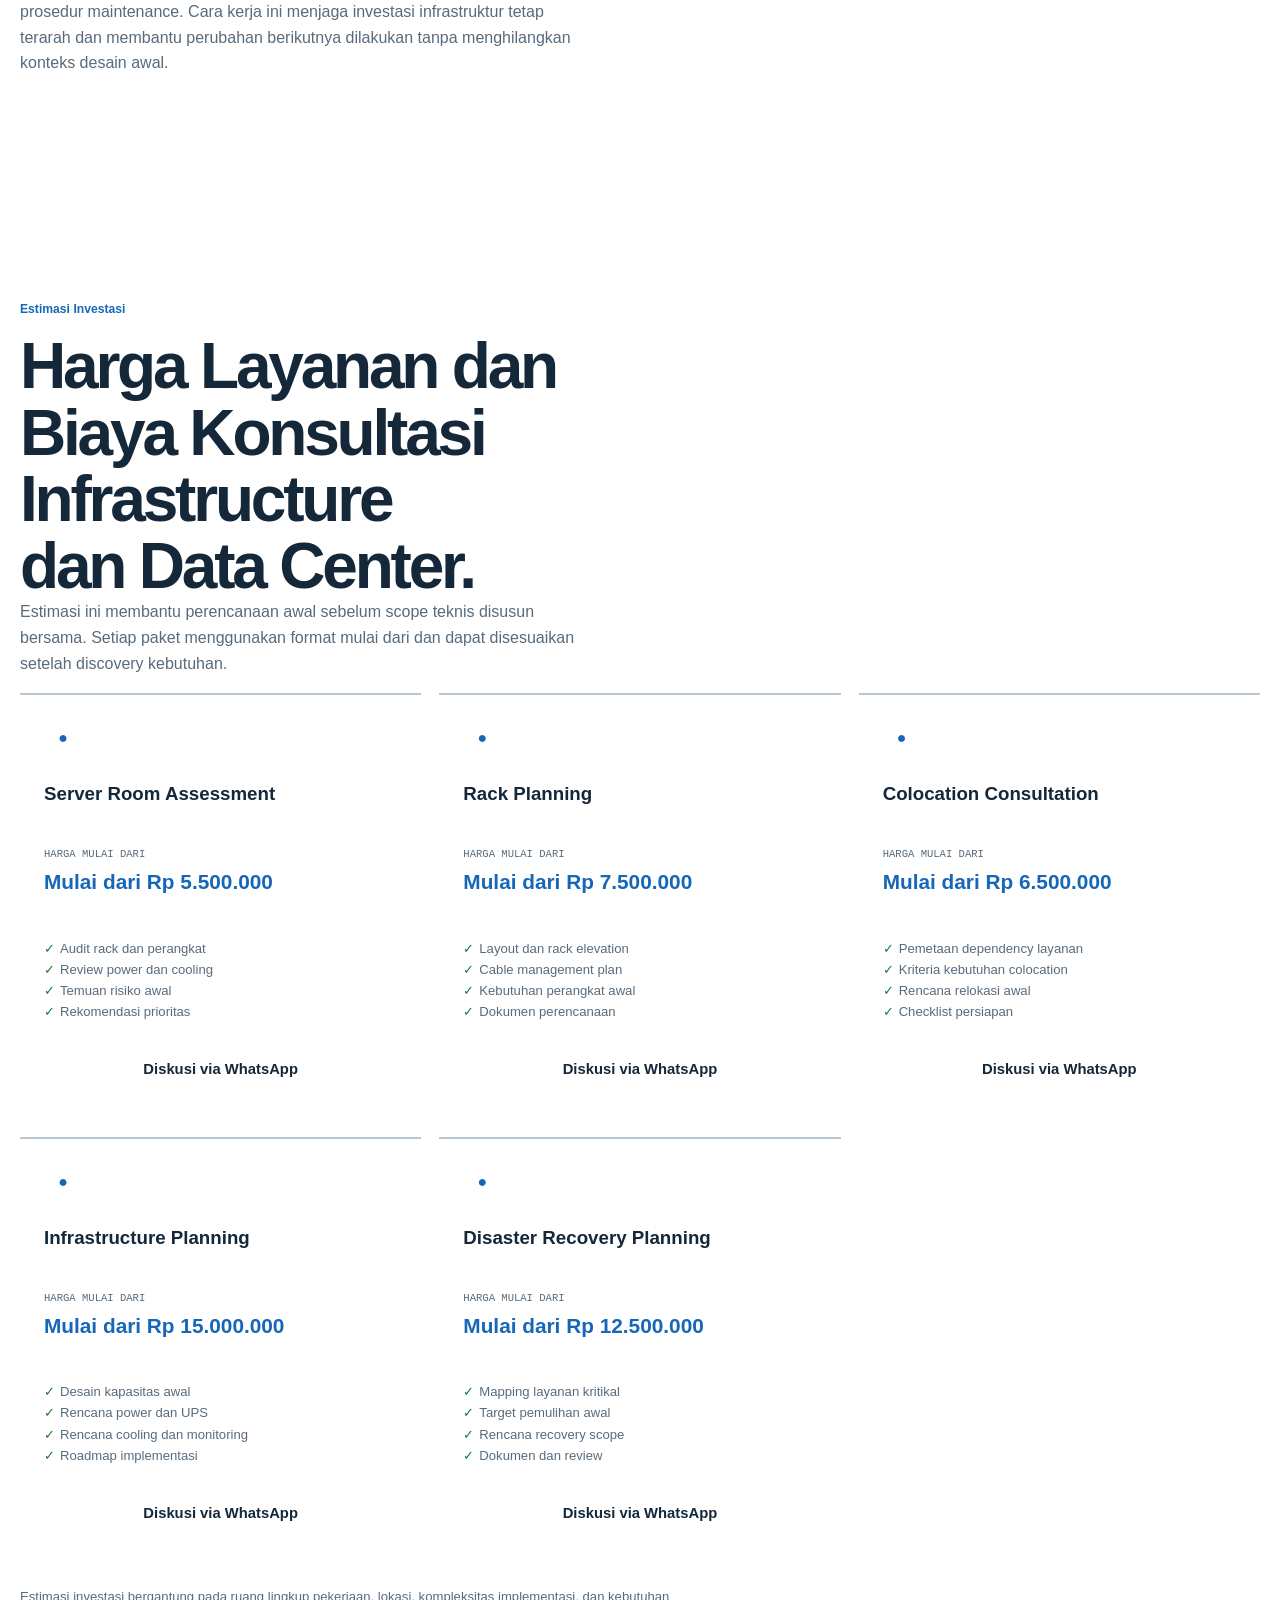
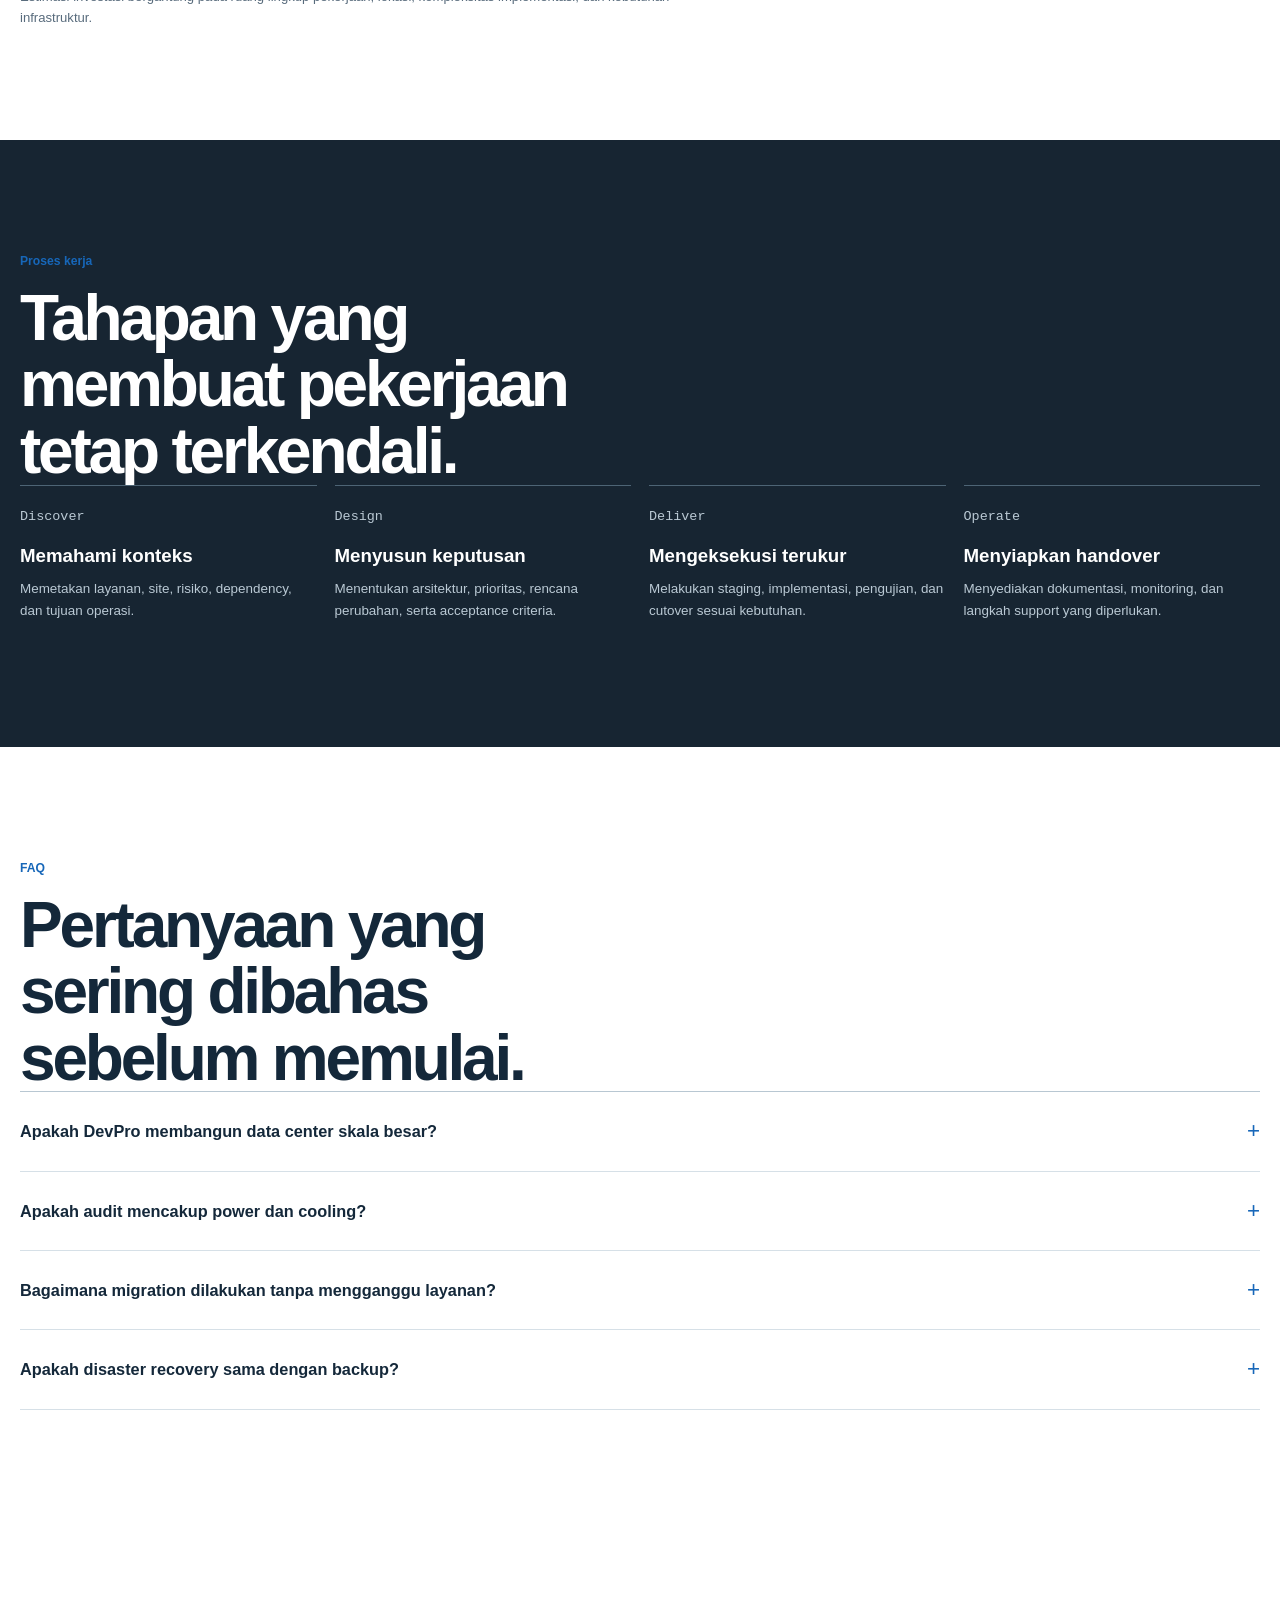
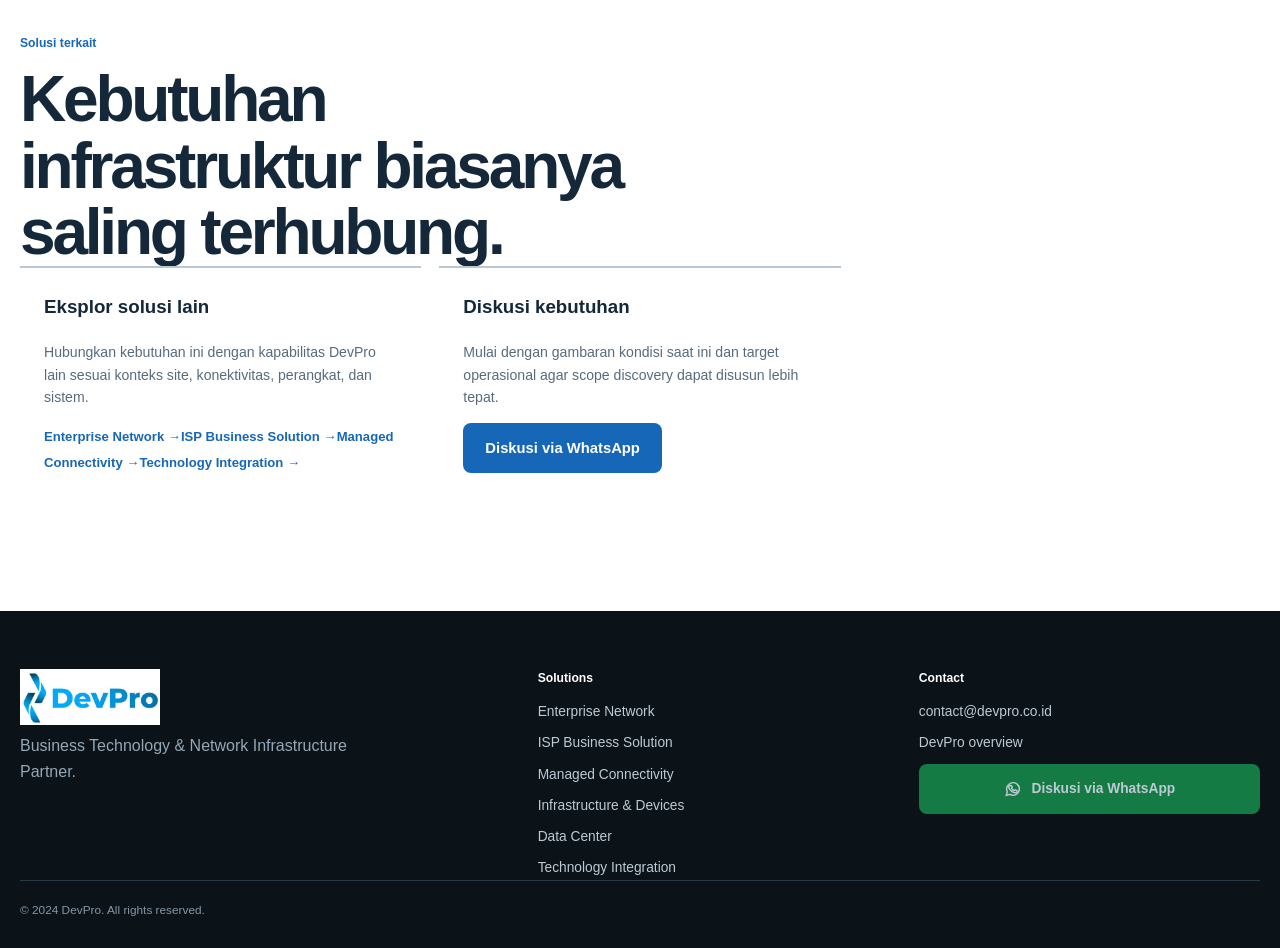
<file: datacenter.html>
<!doctype html><html lang="id"><head><meta charset="UTF-8"><meta name="viewport" content="width=device-width, initial-scale=1"><meta name="description" content="Perencanaan server room dan data center untuk rack, cooling, UPS, power, monitoring, colocation, disaster recovery, migration, dan perangkat infrastruktur."><link rel="canonical" href="https://devpro.co.id/datacenter.html"><link rel="icon" href="/assets/images/favicon/favicon.ico" sizes="any"><link rel="icon" type="image/png" href="/assets/images/favicon/favicon-32.png" sizes="32x32"><link rel="apple-touch-icon" href="/assets/images/favicon/apple-touch-icon.png"><meta property="og:type" content="website"><meta property="og:title" content="Server Room, Data Center, dan Infrastructure Design | DevPro"><meta property="og:description" content="Perencanaan server room dan data center untuk rack, cooling, UPS, power, monitoring, colocation, disaster recovery, migration, dan perangkat infrastruktur."><meta property="og:url" content="https://devpro.co.id/datacenter.html"><meta property="og:image" content="https://devpro.co.id/assets/images/logo/devpro-logo.png"><meta property="og:image:alt" content="DevPro"><meta name="twitter:card" content="summary_large_image"><meta name="twitter:title" content="Server Room, Data Center, dan Infrastructure Design | DevPro"><meta name="twitter:description" content="Perencanaan server room dan data center untuk rack, cooling, UPS, power, monitoring, colocation, disaster recovery, migration, dan perangkat infrastruktur."><meta name="twitter:image" content="https://devpro.co.id/assets/images/logo/devpro-logo.png"><link rel="stylesheet" href="assets/css/site.css"><link rel="stylesheet" href="assets/css/refinements.css"><title>Server Room, Data Center, dan Infrastructure Design | DevPro</title><script type="application/ld+json">{"@context":"https://schema.org","@graph":[{"@type":"BreadcrumbList","itemListElement":[{"@type":"ListItem","position":1,"name":"Beranda","item":"https://devpro.co.id/"},{"@type":"ListItem","position":2,"name":"Infrastructure & Devices dan Data Center","item":"https://devpro.co.id/datacenter.html"}]},{"@type":"Service","name":"Infrastructure & Devices dan Data Center","description":"Perencanaan server room dan data center untuk rack, cooling, UPS, power, monitoring, colocation, disaster recovery, migration, dan perangkat infrastruktur.","url":"https://devpro.co.id/datacenter.html","provider":{"@type":"Organization","name":"DevPro","url":"https://devpro.co.id/"},"areaServed":"Indonesia"},{"@type":"FAQPage","mainEntity":[{"@type":"Question","name":"Apakah DevPro membangun data center skala besar?","acceptedAnswer":{"@type":"Answer","text":"Ruang lingkup dapat mencakup server room, fasilitas data center, dan kebutuhan colocation. Pendekatan serta partner implementasi disesuaikan dengan skala dan kebutuhan pelanggan."}},{"@type":"Question","name":"Apakah audit mencakup power dan cooling?","acceptedAnswer":{"@type":"Answer","text":"Ya, assessment dapat memetakan kondisi power, UPS, cooling, rack, kabel, perangkat, dan monitoring sebagai dasar prioritas perbaikan."}},{"@type":"Question","name":"Bagaimana migration dilakukan tanpa mengganggu layanan?","acceptedAnswer":{"@type":"Answer","text":"Migration dimulai dengan dependency mapping, urutan kerja, jadwal, rencana rollback, pengujian, dan komunikasi perubahan kepada pihak terkait."}},{"@type":"Question","name":"Apakah disaster recovery sama dengan backup?","acceptedAnswer":{"@type":"Answer","text":"Backup adalah salah satu komponen. Disaster recovery membahas bagaimana layanan dipulihkan, dependency yang dibutuhkan, target pemulihan, dan prosedur operasionalnya."}}]}]}</script></head><body><a class="skip-link" href="#main-content">Lewati ke konten utama</a><header class="site-header"><div class="container nav-wrap"><a class="brand" href="index.html" aria-label="DevPro beranda"><img src="/assets/images/logo/devpro-logo.png" alt="DevPro" width="150" height="60"></a><button class="menu-toggle" data-menu-toggle aria-expanded="false" aria-controls="primary-menu"><span class="sr-only">Buka menu</span><svg viewBox="0 0 24 24" fill="none" stroke="currentColor" stroke-width="2"><path d="M4 7h16M4 12h16M4 17h16"/></svg></button><nav class="nav-links" id="primary-menu" data-menu aria-label="Navigasi utama"><a href="index.html">Beranda</a><a href="index.html#solutions">Solusi</a><a href="index.html#approach">Cara kerja</a><a href="index.html#industries">Industri</a><a href="#faq">FAQ</a></nav><a class="button button-primary nav-cta" href="https://wa.me/62822104060?text=Halo%20DevPro%2C%20saya%20ingin%20mendiskusikan%20kebutuhan%20infrastruktur%20teknologi%20dan%20jaringan." target="_blank" rel="noopener noreferrer">Diskusi via WhatsApp</a></div></header><main id="main-content"><section class="page-hero"><div class="container"><p class="breadcrumb"><a href="index.html">Beranda</a> / Infrastructure &amp; Devices dan Data Center</p><p class="eyebrow">Infrastructure &amp; Devices dan Data Center</p><h1>Infrastruktur fisik yang mendukung layanan digital tetap berjalan.</h1><p>DevPro membantu menata server room, rack, power, cooling, monitoring, perangkat, dan rencana migration agar keputusan infrastruktur dapat dijalankan dengan aman.</p></div></section><section class="section"><div class="container service-layout"><div class="service-prose"><p class="eyebrow">Intro</p><h2 class="section-title">Menyusun fondasi dari kondisi nyata.</h2><p>Server room dan data center bukan sekadar ruang berisi rack. Di dalamnya terdapat ketergantungan antara power, UPS, cooling, penempatan perangkat, kabel, monitoring, konektivitas, serta prosedur kerja ketika terjadi perubahan atau gangguan.</p><p>DevPro membantu organisasi membuat infrastructure design yang sesuai skala: dari perapihan perangkat dan rack pada server room hingga kesiapan colocation, disaster recovery, dan migration. Keputusan dibangun dari kebutuhan layanan dan risiko operasional, bukan hanya dari spesifikasi perangkat.</p><div class="brief-card"><p class="eyebrow">Project brief</p><h2>Mulai dari konteks, bukan asumsi.</h2><p>Perubahan pada ruang server dan perangkat fisik perlu dimulai dari layanan yang dilindungi. Brief ini menyatukan beban, ruang, power, cooling, konektivitas, kebutuhan maintenance, dan toleransi gangguan sebelum desain dibawa ke tahap implementasi.</p></div></div><aside class="side-card"><h2>Butuh memetakan kebutuhan saat ini?</h2><p>Bagikan kondisi site, layanan yang perlu dijaga, dan hasil yang ingin dicapai. DevPro membantu menentukan langkah discovery yang relevan.</p></aside></div></section><section class="section services"><div class="container"><p class="eyebrow">Business problem</p><h2 class="section-title">Masalah yang perlu diselesaikan sebelum menjadi gangguan operasi.</h2><div class="service-prose"><p>Ruang server yang tumbuh tanpa rancangan sering menimbulkan jalur kabel sulit ditelusuri, beban power tidak terlihat, cooling tidak merata, rack tidak memiliki standar, dan perubahan dilakukan tanpa baseline. Ketika perangkat perlu dipindahkan atau layanan direlokasi ke colocation, kurangnya dokumentasi meningkatkan risiko downtime dan waktu pemulihan.</p></div><div class="service-columns"><article><h3>Risiko operasi</h3><p>Perubahan tanpa baseline membuat dampak sulit diprediksi dan waktu pemulihan lebih panjang.</p></article><article><h3>Risiko pertumbuhan</h3><p>Kapasitas dan dependency yang tidak terlihat dapat menjadi bottleneck saat kebutuhan bertambah.</p></article><article><h3>Risiko handover</h3><p>Tanpa dokumentasi, pengetahuan teknis terkunci pada orang atau vendor tertentu.</p></article></div></div></section><section class="section" id="infrastructure-devices"><div class="container"><p class="eyebrow">Infrastructure &amp; Devices</p><h2 class="section-title">Ruang lingkup perangkat dan fondasi fisik yang menghubungkan desain, implementasi, dan operasi.</h2><div class="service-prose"><p>DevPro melakukan assessment kondisi fisik dan layanan, memetakan rack, power, UPS, cooling, cable management, perangkat, monitoring, serta dependency aplikasi dan jaringan. Berdasarkan temuan tersebut, tim menyusun layout, kebutuhan kapasitas, prioritas remediation, strategi migration, dan rencana disaster recovery yang realistis. Implementasi dilakukan dengan checklist, pengujian, dan handover yang menjelaskan kondisi akhir.</p></div><div class="service-columns"><article><h3>Server room dan rack</h3><p>Layout, rack elevation, cable management, penempatan perangkat, dan baseline inventaris yang mudah dirawat.</p></article><article><h3>Power, UPS, cooling</h3><p>Pemetaan kapasitas dan dependency power, UPS, cooling, serta monitoring lingkungan sesuai kebutuhan.</p></article><article><h3>Migration dan resilience</h3><p>Colocation, infrastructure design, data center migration, dan rencana disaster recovery berbasis prioritas layanan.</p></article></div></div></section><section class="section services"><div class="container"><p class="eyebrow">Mengapa pendekatan engineering</p><h2 class="section-title">Keputusan teknis perlu dapat dijelaskan dan diuji.</h2><div class="service-prose"><p>Pendekatan engineering menilai infrastructure sebagai rantai layanan. Menambah rack tanpa memeriksa power atau cooling hanya memindahkan risiko. Rancangan yang baik menghubungkan kapasitas fisik, prosedur maintenance, monitoring, dan perubahan jaringan sehingga tim dapat melihat dampak keputusan sebelum pekerjaan dimulai.</p></div></div></section><section class="section" id="data-center"><div class="container"><p class="eyebrow">Data Center, use case, dan industri</p><h2 class="section-title">Data Center dirancang sesuai konteks kerja setiap organisasi.</h2><div class="service-columns"><article><h3>Use case</h3><p>Use case mencakup perapihan server room, desain rack dan cable management, penguatan UPS dan distribusi power, perencanaan cooling, relokasi perangkat ke colocation, migration data center, serta penyusunan lingkungan disaster recovery. Lingkup dapat dimulai dari audit satu ruang atau dirancang sebagai roadmap beberapa tahap.</p></article><article><h3>Industri yang cocok</h3><p>Layanan ini sesuai untuk perusahaan dengan aplikasi internal penting, fasilitas healthcare, manufaktur, pendidikan, perbankan pendukung, retail, logistik, dan organisasi yang menata ulang ruang server sebelum tumbuh lebih besar. Konektivitas dan security yang terkait dapat dikerjakan bersama Enterprise Network atau Technology Integration.</p></article><article><h3>Hasil yang diharapkan</h3><p>Hasil yang diharapkan adalah ruang dan perangkat yang lebih mudah dioperasikan, baseline kapasitas yang jelas, jalur maintenance yang lebih aman, serta rencana migration dan recovery yang dapat dilatih. Ini membantu tim mengurangi ketidakpastian saat layanan dan infrastruktur berubah.</p></article></div></div></section><section class=section><div class=container><p class=eyebrow>Kesiapan operasional</p><h2 class=section-title>Perubahan yang dapat diteruskan oleh tim operasional.</h2><div class=service-prose><p>Infrastructure dan Data Center perlu tetap dapat dijalankan setelah tahap implementasi selesai. Karena itu, pekerjaan tidak berhenti pada konfigurasi atau instalasi. DevPro menyiapkan catatan keputusan, kondisi akhir, parameter penting, batas tanggung jawab, dan langkah pemeriksaan dasar yang relevan dengan ruang lingkup pekerjaan. Artefak ini membantu tim internal, vendor, dan pengelola site berbicara menggunakan konteks yang sama ketika muncul kebutuhan perubahan atau investigasi gangguan.</p><p>Kesiapan operasional juga berarti menyepakati cara mengukur hasil. Untuk sebagian lingkungan, indikatornya berupa ketersediaan dan waktu failover; untuk lingkungan lain, indikatornya adalah kapasitas, kejelasan alur provisioning, visibilitas alarm, atau kemampuan melakukan pemulihan. Indikator dipilih sesuai layanan yang harus dijaga, lalu dibandingkan dengan baseline yang dikumpulkan saat discovery. Pendekatan ini membuat perbaikan dapat dievaluasi dari bukti, bukan hanya persepsi setelah pekerjaan selesai.</p><p>Apabila scope memerlukan dukungan lanjutan, DevPro dapat membantu menata proses monitoring, maintenance, review berkala, dan eskalasi teknis. Tujuannya adalah memberi tim pelanggan landasan untuk mengambil keputusan berikutnya dengan lebih cepat dan lebih terarah, sambil tetap menjaga perubahan agar selaras dengan arsitektur yang telah disepakati.</p></div></div></section><section class=section><div class=container><p class=eyebrow>Kontrol perubahan</p><h2 class=section-title>Menjaga keputusan tetap relevan ketika kebutuhan berubah.</h2><div class=service-prose><p>Infrastructure dan Data Center tidak berhenti setelah kondisi target tercapai. Lingkungan pelanggan dapat berubah karena pembukaan site, penambahan pengguna, pergantian vendor, pembaruan aplikasi, atau kebutuhan audit. Karena itu baseline, dokumentasi, dan catatan asumsi perlu diperlakukan sebagai dokumen kerja yang dapat ditinjau kembali. Ketika muncul permintaan baru, tim tidak perlu mengulang discovery dari awal atau mengandalkan ingatan pribadi.</p><p>Review berkala membantu membedakan perubahan yang bersifat mendesak dengan pekerjaan yang sebaiknya masuk roadmap. Pembahasan dapat mencakup kapasitas, pola penggunaan, alarm yang berulang, hasil pengujian, dependency baru, dan risiko pada proses yang sebelumnya tidak terlihat. Dengan data tersebut, pelanggan dapat menentukan prioritas berdasarkan dampak layanan, biaya perubahan, dan waktu yang tersedia, bukan hanya berdasarkan perangkat yang paling mudah diganti.</p><p>DevPro menyelaraskan diskusi teknis dengan pemilik layanan dan tim operasional. Bila diperlukan, hasil review dapat diterjemahkan menjadi daftar tindakan, kebutuhan pengadaan, urutan implementasi, atau penyesuaian prosedur maintenance. Cara kerja ini menjaga investasi infrastruktur tetap terarah dan membantu perubahan berikutnya dilakukan tanpa menghilangkan konteks desain awal.</p></div></div></section><section class=section><div class=container><p class=eyebrow>Estimasi Investasi</p><h2 class=section-title>Harga Layanan dan Biaya Konsultasi Infrastructure dan Data Center.</h2><p class=pricing-intro>Estimasi ini membantu perencanaan awal sebelum scope teknis disusun bersama. Setiap paket menggunakan format mulai dari dan dapat disesuaikan setelah discovery kebutuhan.</p><div class=pricing-grid><article class=pricing-card><span class=pricing-icon aria-hidden=true>●</span><h3>Server Room Assessment</h3><p class=pricing-label>Harga mulai dari</p><p class=pricing-price>Mulai dari Rp 5.500.000</p><ul><li>Audit rack dan perangkat</li><li>Review power dan cooling</li><li>Temuan risiko awal</li><li>Rekomendasi prioritas</li></ul><a class=button href=https://wa.me/62822104060?text=Halo%20DevPro%2C%20saya%20ingin%20konsultasi%20mengenai%20infrastruktur%20data%20center. target=_blank rel=noopener>Diskusi via WhatsApp</a></article><article class=pricing-card><span class=pricing-icon aria-hidden=true>●</span><h3>Rack Planning</h3><p class=pricing-label>Harga mulai dari</p><p class=pricing-price>Mulai dari Rp 7.500.000</p><ul><li>Layout dan rack elevation</li><li>Cable management plan</li><li>Kebutuhan perangkat awal</li><li>Dokumen perencanaan</li></ul><a class=button href=https://wa.me/62822104060?text=Halo%20DevPro%2C%20saya%20ingin%20konsultasi%20mengenai%20infrastruktur%20data%20center. target=_blank rel=noopener>Diskusi via WhatsApp</a></article><article class=pricing-card><span class=pricing-icon aria-hidden=true>●</span><h3>Colocation Consultation</h3><p class=pricing-label>Harga mulai dari</p><p class=pricing-price>Mulai dari Rp 6.500.000</p><ul><li>Pemetaan dependency layanan</li><li>Kriteria kebutuhan colocation</li><li>Rencana relokasi awal</li><li>Checklist persiapan</li></ul><a class=button href=https://wa.me/62822104060?text=Halo%20DevPro%2C%20saya%20ingin%20konsultasi%20mengenai%20infrastruktur%20data%20center. target=_blank rel=noopener>Diskusi via WhatsApp</a></article><article class=pricing-card><span class=pricing-icon aria-hidden=true>●</span><h3>Infrastructure Planning</h3><p class=pricing-label>Harga mulai dari</p><p class=pricing-price>Mulai dari Rp 15.000.000</p><ul><li>Desain kapasitas awal</li><li>Rencana power dan UPS</li><li>Rencana cooling dan monitoring</li><li>Roadmap implementasi</li></ul><a class=button href=https://wa.me/62822104060?text=Halo%20DevPro%2C%20saya%20ingin%20konsultasi%20mengenai%20infrastruktur%20data%20center. target=_blank rel=noopener>Diskusi via WhatsApp</a></article><article class=pricing-card><span class=pricing-icon aria-hidden=true>●</span><h3>Disaster Recovery Planning</h3><p class=pricing-label>Harga mulai dari</p><p class=pricing-price>Mulai dari Rp 12.500.000</p><ul><li>Mapping layanan kritikal</li><li>Target pemulihan awal</li><li>Rencana recovery scope</li><li>Dokumen dan review</li></ul><a class=button href=https://wa.me/62822104060?text=Halo%20DevPro%2C%20saya%20ingin%20konsultasi%20mengenai%20infrastruktur%20data%20center. target=_blank rel=noopener>Diskusi via WhatsApp</a></article></div><p class=pricing-disclaimer>Estimasi investasi bergantung pada ruang lingkup pekerjaan, lokasi, kompleksitas implementasi, dan kebutuhan infrastruktur.</p></div></section><section class="section delivery"><div class="container"><p class="eyebrow">Proses kerja</p><h2 class="section-title">Tahapan yang membuat pekerjaan tetap terkendali.</h2><div class="delivery-grid"><article class="delivery-card"><p class="delivery-step">Discover</p><h3>Memahami konteks</h3><p>Memetakan layanan, site, risiko, dependency, dan tujuan operasi.</p></article><article class="delivery-card"><p class="delivery-step">Design</p><h3>Menyusun keputusan</h3><p>Menentukan arsitektur, prioritas, rencana perubahan, serta acceptance criteria.</p></article><article class="delivery-card"><p class="delivery-step">Deliver</p><h3>Mengeksekusi terukur</h3><p>Melakukan staging, implementasi, pengujian, dan cutover sesuai kebutuhan.</p></article><article class="delivery-card"><p class="delivery-step">Operate</p><h3>Menyiapkan handover</h3><p>Menyediakan dokumentasi, monitoring, dan langkah support yang diperlukan.</p></article></div></div></section><section class="section" id="faq"><div class="container"><p class="eyebrow">FAQ</p><h2 class="section-title">Pertanyaan yang sering dibahas sebelum memulai.</h2><div class="faq-list"><details class="faq"><summary>Apakah DevPro membangun data center skala besar?</summary><p>Ruang lingkup dapat mencakup server room, fasilitas data center, dan kebutuhan colocation. Pendekatan serta partner implementasi disesuaikan dengan skala dan kebutuhan pelanggan.</p></details><details class="faq"><summary>Apakah audit mencakup power dan cooling?</summary><p>Ya, assessment dapat memetakan kondisi power, UPS, cooling, rack, kabel, perangkat, dan monitoring sebagai dasar prioritas perbaikan.</p></details><details class="faq"><summary>Bagaimana migration dilakukan tanpa mengganggu layanan?</summary><p>Migration dimulai dengan dependency mapping, urutan kerja, jadwal, rencana rollback, pengujian, dan komunikasi perubahan kepada pihak terkait.</p></details><details class="faq"><summary>Apakah disaster recovery sama dengan backup?</summary><p>Backup adalah salah satu komponen. Disaster recovery membahas bagaimana layanan dipulihkan, dependency yang dibutuhkan, target pemulihan, dan prosedur operasionalnya.</p></details></div></div></section><section class="section services"><div class="container"><p class="eyebrow">Solusi terkait</p><h2 class="section-title">Kebutuhan infrastruktur biasanya saling terhubung.</h2><div class="service-columns"><article><h3>Eksplor solusi lain</h3><p>Hubungkan kebutuhan ini dengan kapabilitas DevPro lain sesuai konteks site, konektivitas, perangkat, dan sistem.</p><a class="inline-link" href="network.html">Enterprise Network &rarr;</a><a class="inline-link" href="isp.html">ISP Business Solution &rarr;</a><a class="inline-link" href="starlink.html">Managed Connectivity &rarr;</a><a class="inline-link" href="integration.html">Technology Integration &rarr;</a></article><article><h3>Diskusi kebutuhan</h3><p>Mulai dengan gambaran kondisi saat ini dan target operasional agar scope discovery dapat disusun lebih tepat.</p><a class="button button-primary" href="https://wa.me/62822104060?text=Halo%20DevPro%2C%20saya%20ingin%20mendiskusikan%20kebutuhan%20infrastruktur%20teknologi%20dan%20jaringan." target="_blank" rel="noopener noreferrer">Diskusi via WhatsApp</a></article></div></div></section></main><footer class="site-footer"><div class="container"><div class="footer-grid"><div><a class="brand" href="index.html" aria-label="DevPro beranda"><img src="/assets/images/logo/devpro-logo.png" alt="DevPro" width="150" height="60" loading="lazy"></a><p class="footer-copy">Business Technology &amp; Network Infrastructure Partner.</p></div><div><p class="footer-heading">Solutions</p><div class="footer-links"><a href="network.html">Enterprise Network</a><a href="isp.html">ISP Business Solution</a><a href="starlink.html">Managed Connectivity</a><a href="datacenter.html#infrastructure-devices">Infrastructure &amp; Devices</a><a href="datacenter.html#data-center">Data Center</a><a href="integration.html">Technology Integration</a></div></div><div><p class="footer-heading">Contact</p><div class="footer-links"><a href="mailto:contact@devpro.co.id">contact@devpro.co.id</a><a href="index.html">DevPro overview</a></div></div></div><div class="footer-bottom">&copy; 2024 DevPro. All rights reserved.</div></div></footer><script src="assets/js/site.js" defer></script><script src="assets/js/whatsapp.js" defer></script></body></html>
</file>
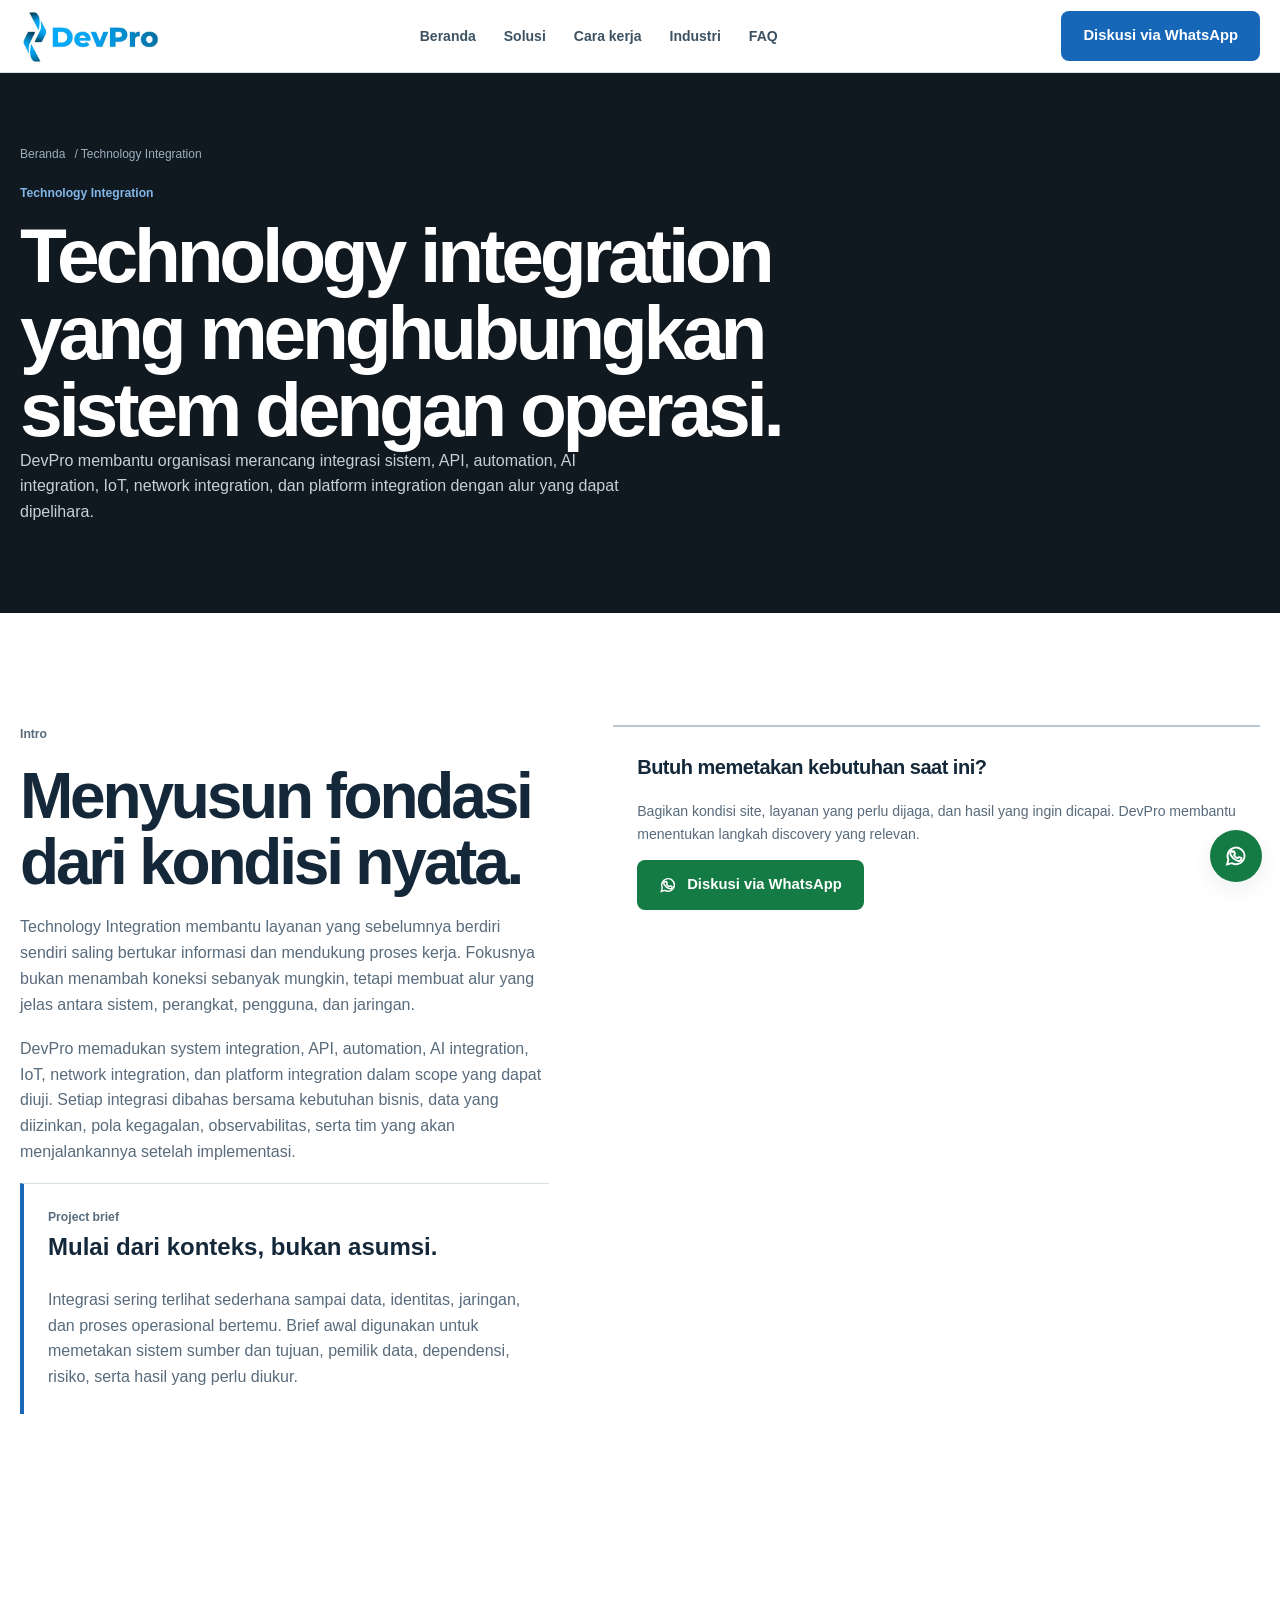
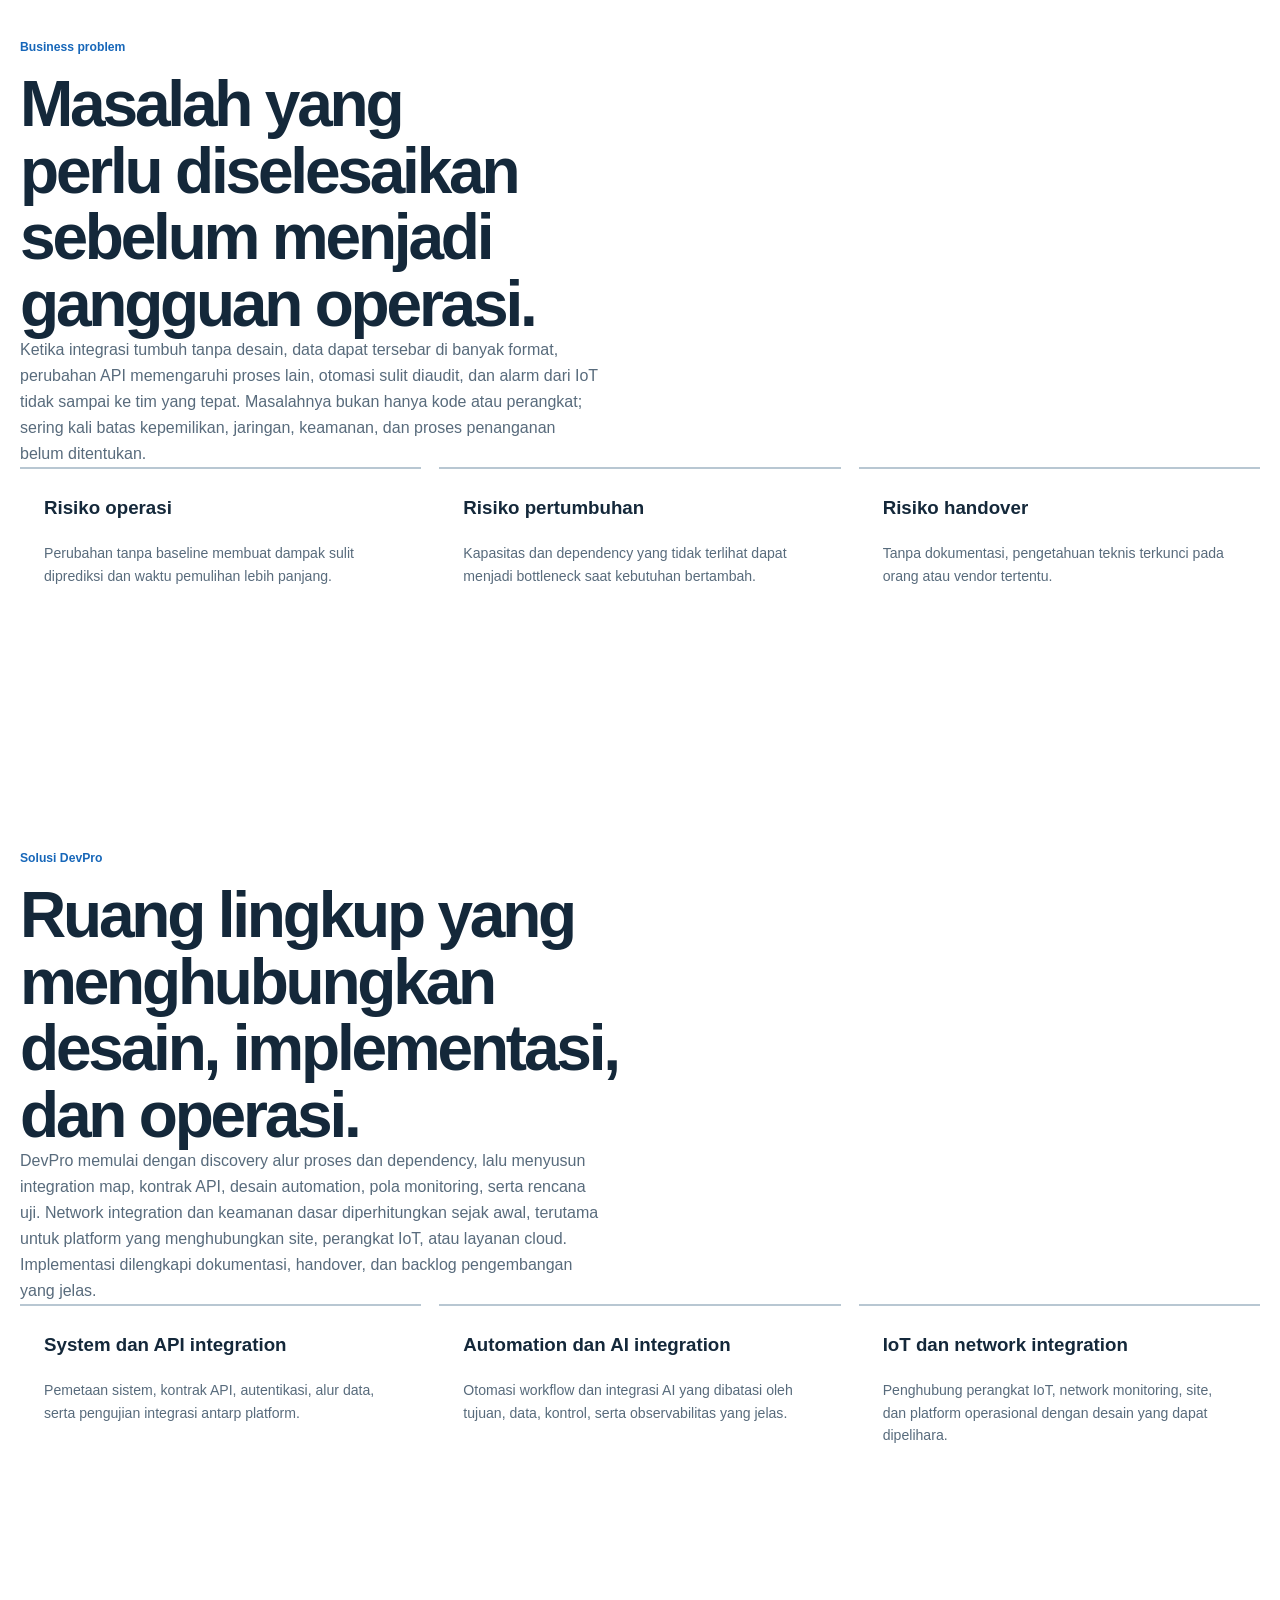
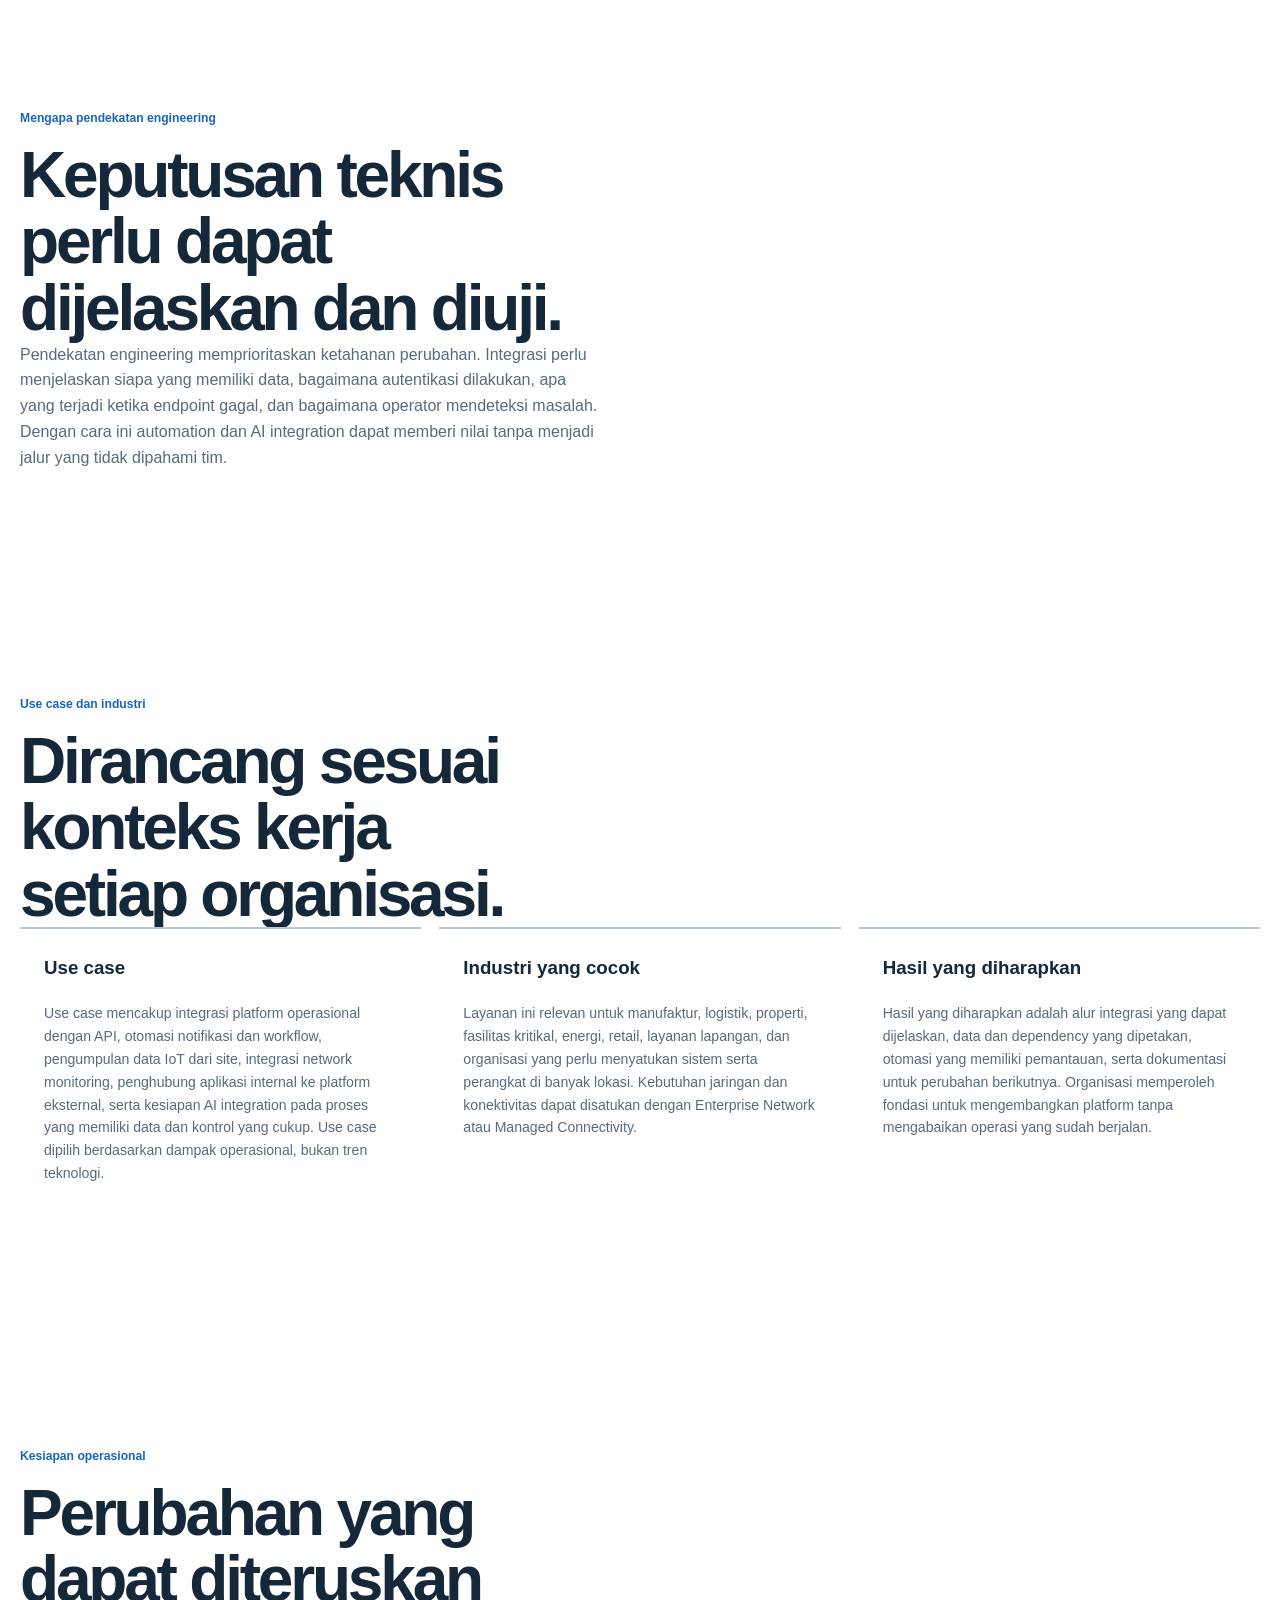
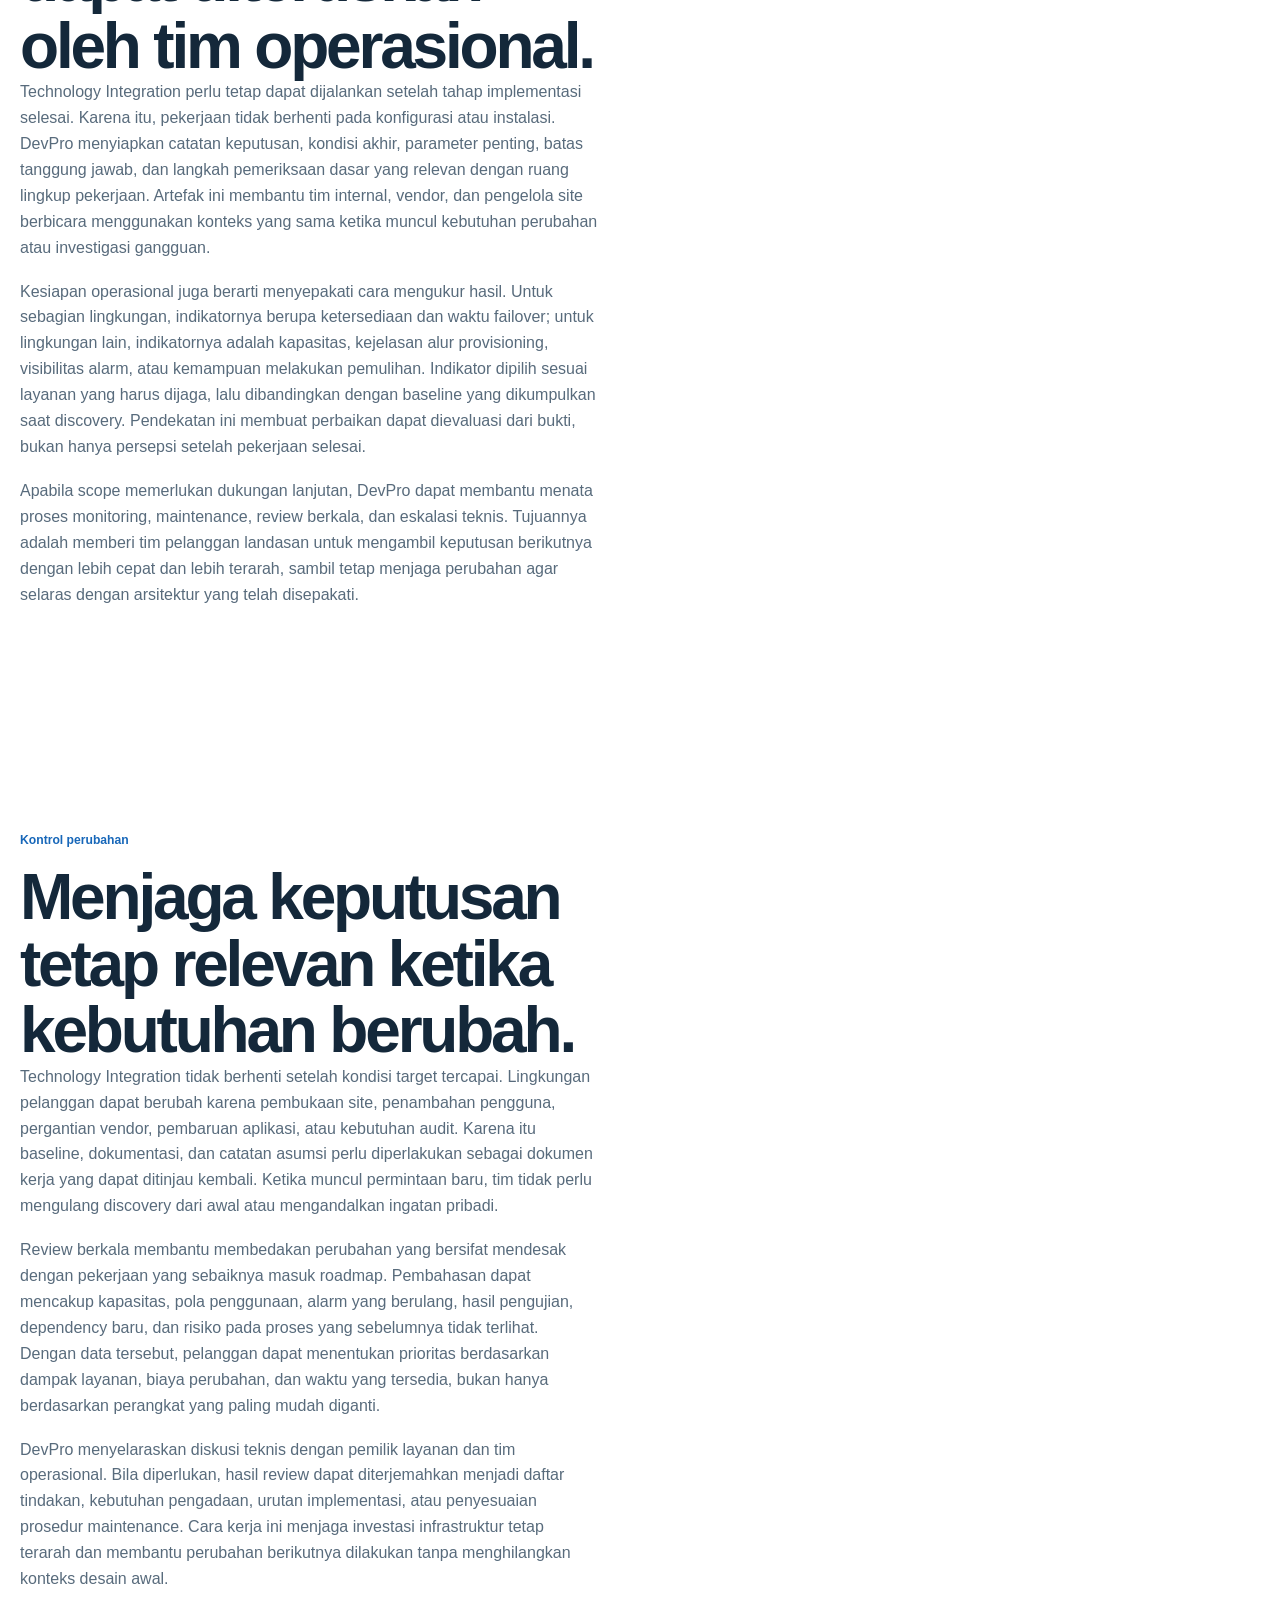
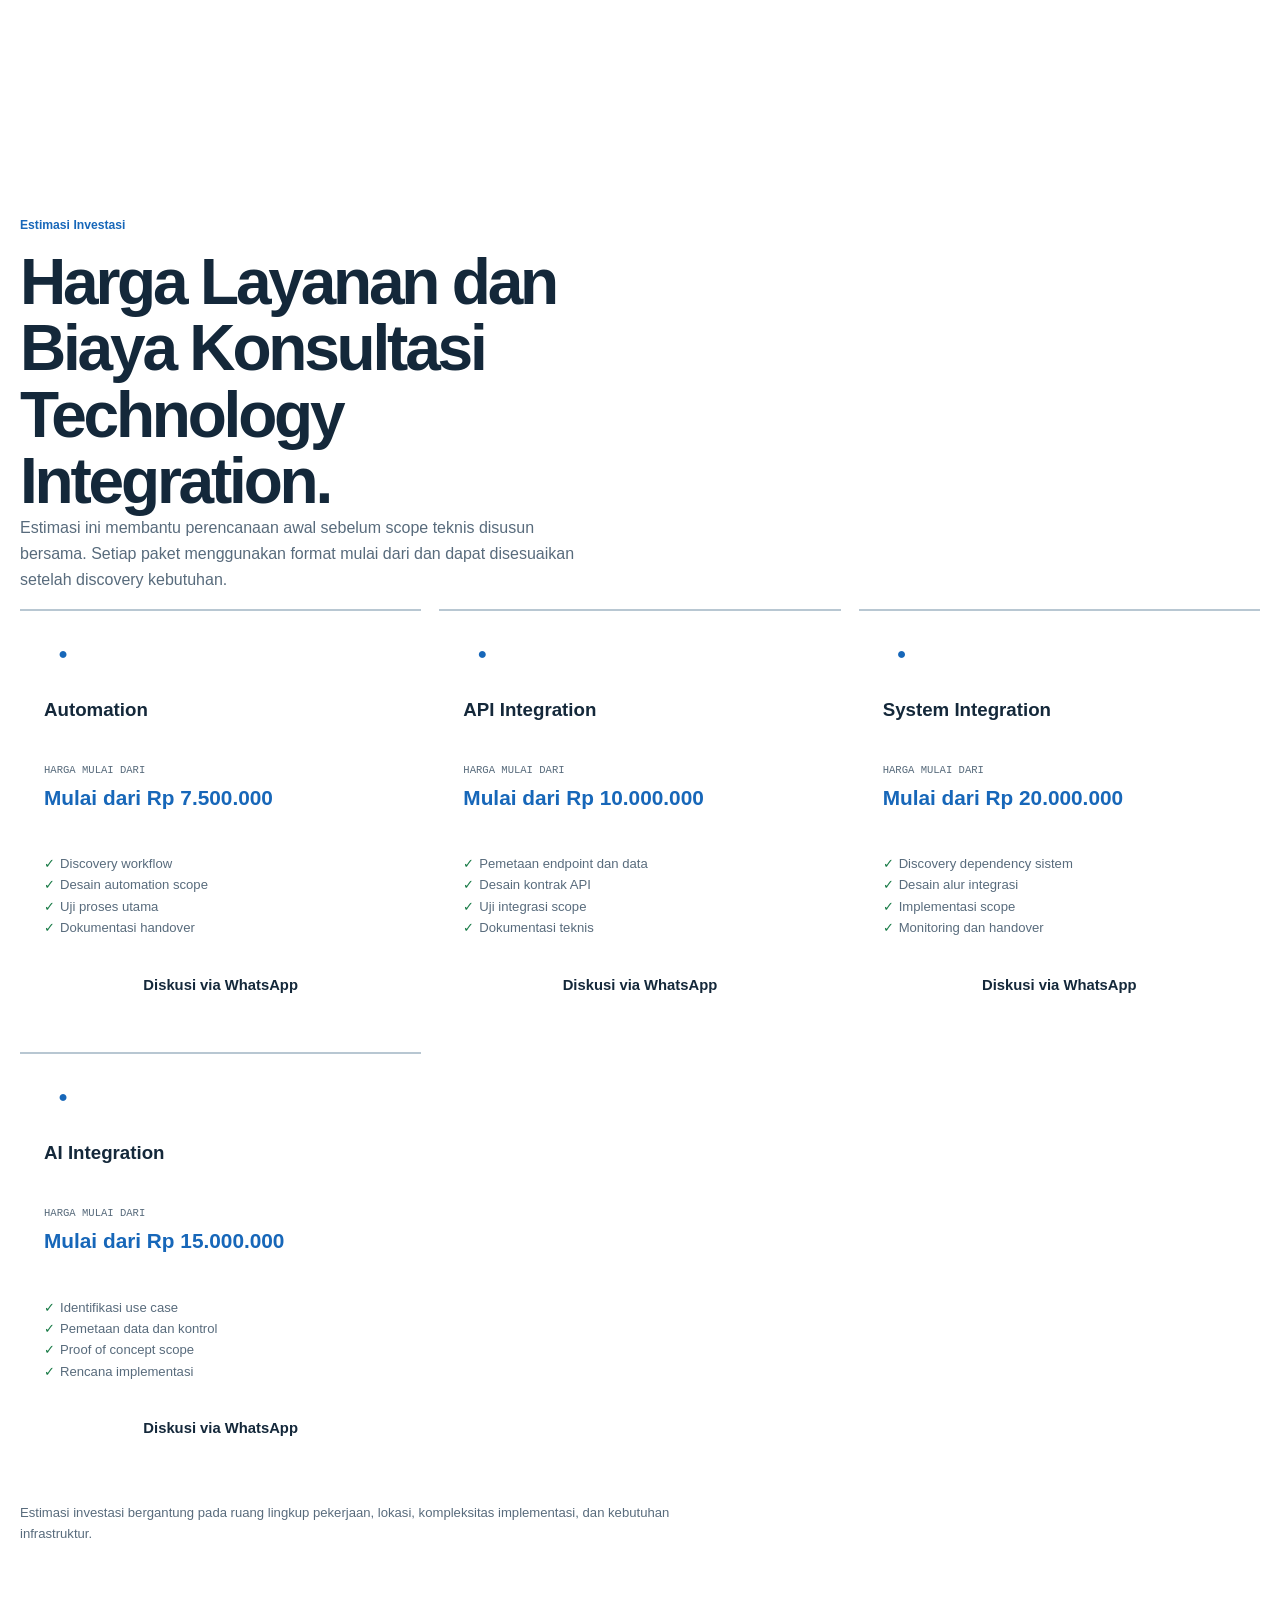
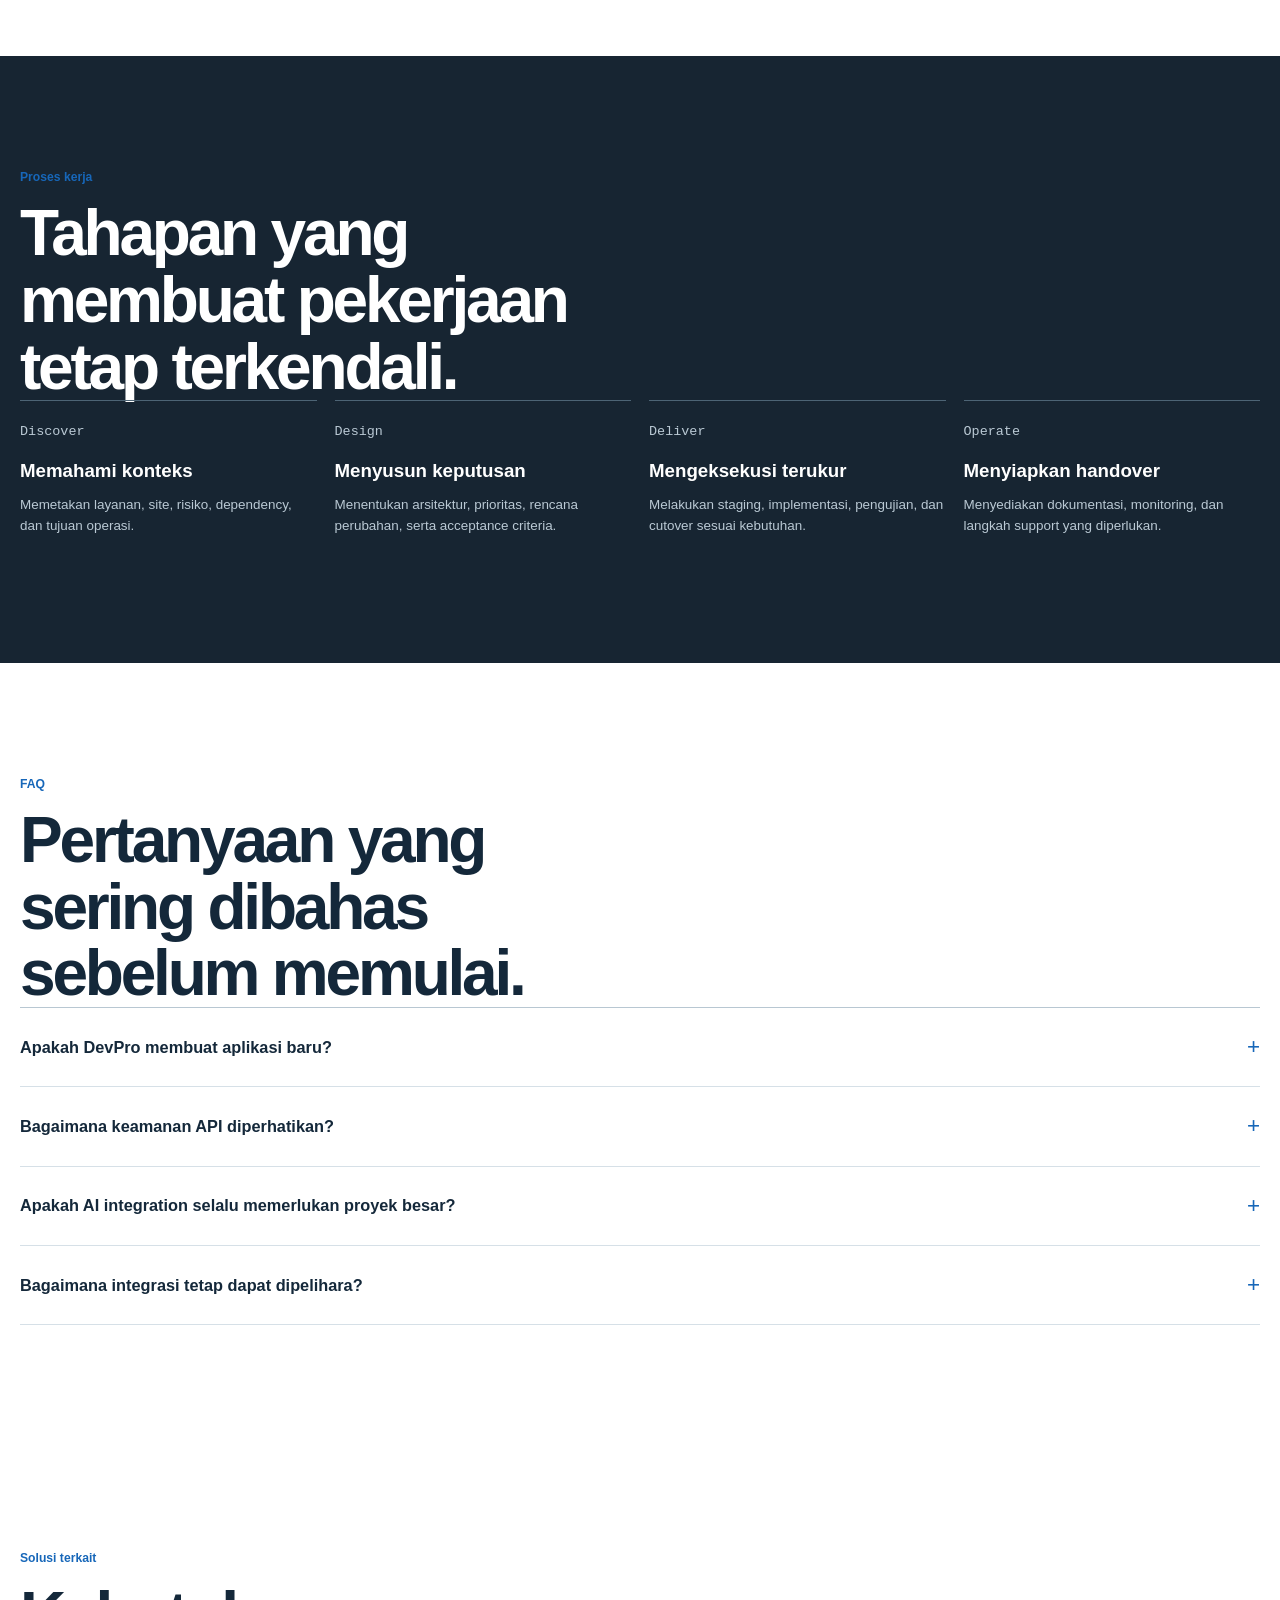
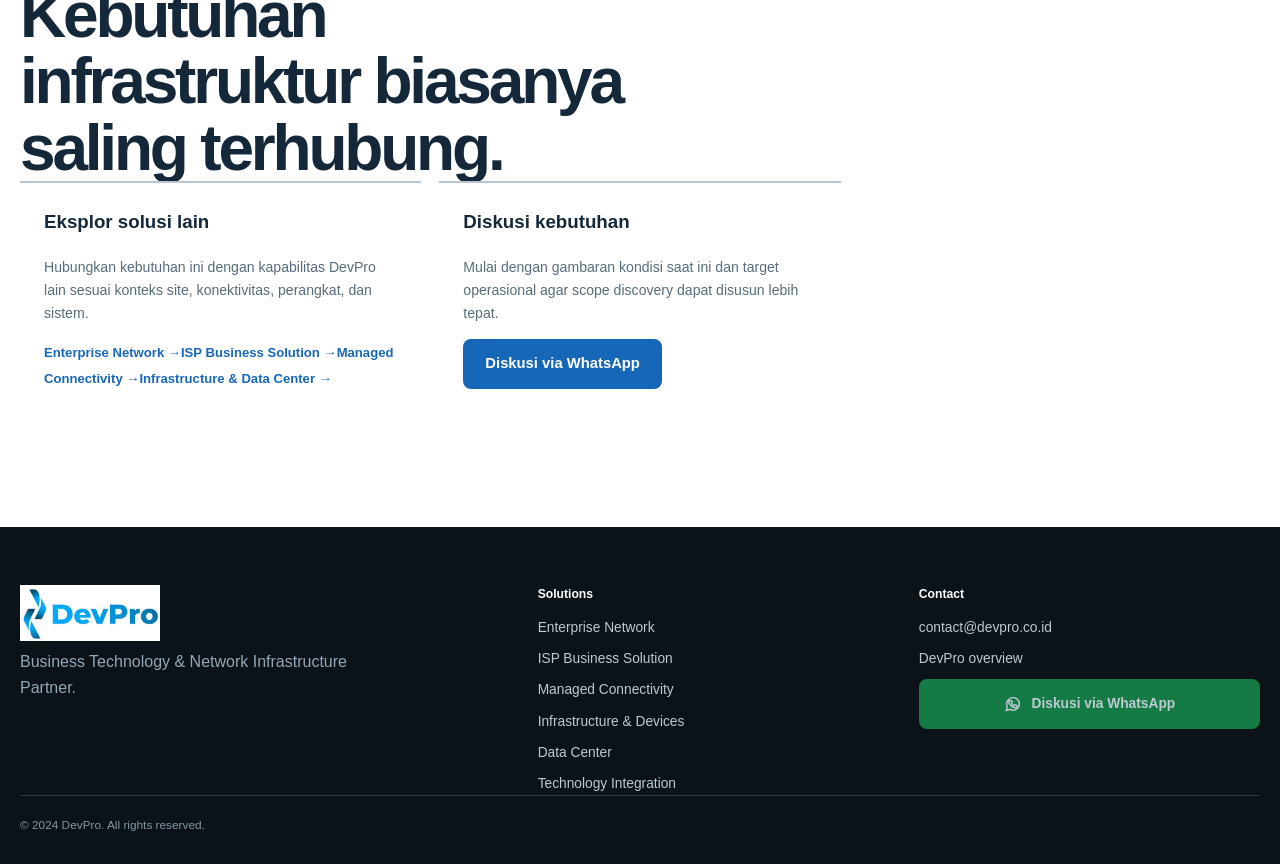
<file: integration.html>
<!doctype html><html lang="id"><head><meta charset="UTF-8"><meta name="viewport" content="width=device-width, initial-scale=1"><meta name="description" content="Technology integration untuk system integration, API, automation, AI integration, IoT, network integration, platform integration, dan operasi teknologi yang terhubung."><link rel="canonical" href="https://devpro.co.id/integration.html"><link rel="icon" href="/assets/images/favicon/favicon.ico" sizes="any"><link rel="icon" type="image/png" href="/assets/images/favicon/favicon-32.png" sizes="32x32"><link rel="apple-touch-icon" href="/assets/images/favicon/apple-touch-icon.png"><meta property="og:type" content="website"><meta property="og:title" content="System, API, IoT, dan Technology Integration | DevPro"><meta property="og:description" content="Technology integration untuk system integration, API, automation, AI integration, IoT, network integration, platform integration, dan operasi teknologi yang terhubung."><meta property="og:url" content="https://devpro.co.id/integration.html"><meta property="og:image" content="https://devpro.co.id/assets/images/logo/devpro-logo.png"><meta property="og:image:alt" content="DevPro"><meta name="twitter:card" content="summary_large_image"><meta name="twitter:title" content="System, API, IoT, dan Technology Integration | DevPro"><meta name="twitter:description" content="Technology integration untuk system integration, API, automation, AI integration, IoT, network integration, platform integration, dan operasi teknologi yang terhubung."><meta name="twitter:image" content="https://devpro.co.id/assets/images/logo/devpro-logo.png"><link rel="stylesheet" href="assets/css/site.css"><link rel="stylesheet" href="assets/css/refinements.css"><title>System, API, IoT, dan Technology Integration | DevPro</title><script type="application/ld+json">{"@context":"https://schema.org","@graph":[{"@type":"BreadcrumbList","itemListElement":[{"@type":"ListItem","position":1,"name":"Beranda","item":"https://devpro.co.id/"},{"@type":"ListItem","position":2,"name":"Technology Integration","item":"https://devpro.co.id/integration.html"}]},{"@type":"Service","name":"Technology Integration","description":"Technology integration untuk system integration, API, automation, AI integration, IoT, network integration, platform integration, dan operasi teknologi yang terhubung.","url":"https://devpro.co.id/integration.html","provider":{"@type":"Organization","name":"DevPro","url":"https://devpro.co.id/"},"areaServed":"Indonesia"},{"@type":"FAQPage","mainEntity":[{"@type":"Question","name":"Apakah DevPro membuat aplikasi baru?","acceptedAnswer":{"@type":"Answer","text":"Fokus layanan ini adalah technology integration. Pengembangan komponen dapat menjadi bagian scope bila diperlukan untuk menghubungkan sistem, namun keputusan selalu berangkat dari arsitektur dan operasi yang perlu didukung."}},{"@type":"Question","name":"Bagaimana keamanan API diperhatikan?","acceptedAnswer":{"@type":"Answer","text":"Desain membahas autentikasi, otorisasi, akses jaringan, pengelolaan kredensial, logging, dan batas data sesuai sistem yang terlibat."}},{"@type":"Question","name":"Apakah AI integration selalu memerlukan proyek besar?","acceptedAnswer":{"@type":"Answer","text":"Tidak. AI integration dapat dimulai dari use case terukur dengan data, kontrol, dan evaluasi yang cukup sebelum diperluas."}},{"@type":"Question","name":"Bagaimana integrasi tetap dapat dipelihara?","acceptedAnswer":{"@type":"Answer","text":"Dokumentasi alur, kontrak, dependency, monitoring, dan handover disiapkan agar perubahan tidak hanya dipahami oleh implementor awal."}}]}]}</script></head><body><a class="skip-link" href="#main-content">Lewati ke konten utama</a><header class="site-header"><div class="container nav-wrap"><a class="brand" href="index.html" aria-label="DevPro beranda"><img src="/assets/images/logo/devpro-logo.png" alt="DevPro" width="150" height="60"></a><button class="menu-toggle" data-menu-toggle aria-expanded="false" aria-controls="primary-menu"><span class="sr-only">Buka menu</span><svg viewBox="0 0 24 24" fill="none" stroke="currentColor" stroke-width="2"><path d="M4 7h16M4 12h16M4 17h16"/></svg></button><nav class="nav-links" id="primary-menu" data-menu aria-label="Navigasi utama"><a href="index.html">Beranda</a><a href="index.html#solutions">Solusi</a><a href="index.html#approach">Cara kerja</a><a href="index.html#industries">Industri</a><a href="#faq">FAQ</a></nav><a class="button button-primary nav-cta" href="https://wa.me/62822104060?text=Halo%20DevPro%2C%20saya%20ingin%20mendiskusikan%20kebutuhan%20infrastruktur%20teknologi%20dan%20jaringan." target="_blank" rel="noopener noreferrer">Diskusi via WhatsApp</a></div></header><main id="main-content"><section class="page-hero"><div class="container"><p class="breadcrumb"><a href="index.html">Beranda</a> / Technology Integration</p><p class="eyebrow">Technology Integration</p><h1>Technology integration yang menghubungkan sistem dengan operasi.</h1><p>DevPro membantu organisasi merancang integrasi sistem, API, automation, AI integration, IoT, network integration, dan platform integration dengan alur yang dapat dipelihara.</p></div></section><section class="section"><div class="container service-layout"><div class="service-prose"><p class="eyebrow">Intro</p><h2 class="section-title">Menyusun fondasi dari kondisi nyata.</h2><p>Technology Integration membantu layanan yang sebelumnya berdiri sendiri saling bertukar informasi dan mendukung proses kerja. Fokusnya bukan menambah koneksi sebanyak mungkin, tetapi membuat alur yang jelas antara sistem, perangkat, pengguna, dan jaringan.</p><p>DevPro memadukan system integration, API, automation, AI integration, IoT, network integration, dan platform integration dalam scope yang dapat diuji. Setiap integrasi dibahas bersama kebutuhan bisnis, data yang diizinkan, pola kegagalan, observabilitas, serta tim yang akan menjalankannya setelah implementasi.</p><div class="brief-card"><p class="eyebrow">Project brief</p><h2>Mulai dari konteks, bukan asumsi.</h2><p>Integrasi sering terlihat sederhana sampai data, identitas, jaringan, dan proses operasional bertemu. Brief awal digunakan untuk memetakan sistem sumber dan tujuan, pemilik data, dependensi, risiko, serta hasil yang perlu diukur.</p></div></div><aside class="side-card"><h2>Butuh memetakan kebutuhan saat ini?</h2><p>Bagikan kondisi site, layanan yang perlu dijaga, dan hasil yang ingin dicapai. DevPro membantu menentukan langkah discovery yang relevan.</p></aside></div></section><section class="section services"><div class="container"><p class="eyebrow">Business problem</p><h2 class="section-title">Masalah yang perlu diselesaikan sebelum menjadi gangguan operasi.</h2><div class="service-prose"><p>Ketika integrasi tumbuh tanpa desain, data dapat tersebar di banyak format, perubahan API memengaruhi proses lain, otomasi sulit diaudit, dan alarm dari IoT tidak sampai ke tim yang tepat. Masalahnya bukan hanya kode atau perangkat; sering kali batas kepemilikan, jaringan, keamanan, dan proses penanganan belum ditentukan.</p></div><div class="service-columns"><article><h3>Risiko operasi</h3><p>Perubahan tanpa baseline membuat dampak sulit diprediksi dan waktu pemulihan lebih panjang.</p></article><article><h3>Risiko pertumbuhan</h3><p>Kapasitas dan dependency yang tidak terlihat dapat menjadi bottleneck saat kebutuhan bertambah.</p></article><article><h3>Risiko handover</h3><p>Tanpa dokumentasi, pengetahuan teknis terkunci pada orang atau vendor tertentu.</p></article></div></div></section><section class="section"><div class="container"><p class="eyebrow">Solusi DevPro</p><h2 class="section-title">Ruang lingkup yang menghubungkan desain, implementasi, dan operasi.</h2><div class="service-prose"><p>DevPro memulai dengan discovery alur proses dan dependency, lalu menyusun integration map, kontrak API, desain automation, pola monitoring, serta rencana uji. Network integration dan keamanan dasar diperhitungkan sejak awal, terutama untuk platform yang menghubungkan site, perangkat IoT, atau layanan cloud. Implementasi dilengkapi dokumentasi, handover, dan backlog pengembangan yang jelas.</p></div><div class="service-columns"><article><h3>System dan API integration</h3><p>Pemetaan sistem, kontrak API, autentikasi, alur data, serta pengujian integrasi antarp platform.</p></article><article><h3>Automation dan AI integration</h3><p>Otomasi workflow dan integrasi AI yang dibatasi oleh tujuan, data, kontrol, serta observabilitas yang jelas.</p></article><article><h3>IoT dan network integration</h3><p>Penghubung perangkat IoT, network monitoring, site, dan platform operasional dengan desain yang dapat dipelihara.</p></article></div></div></section><section class="section services"><div class="container"><p class="eyebrow">Mengapa pendekatan engineering</p><h2 class="section-title">Keputusan teknis perlu dapat dijelaskan dan diuji.</h2><div class="service-prose"><p>Pendekatan engineering memprioritaskan ketahanan perubahan. Integrasi perlu menjelaskan siapa yang memiliki data, bagaimana autentikasi dilakukan, apa yang terjadi ketika endpoint gagal, dan bagaimana operator mendeteksi masalah. Dengan cara ini automation dan AI integration dapat memberi nilai tanpa menjadi jalur yang tidak dipahami tim.</p></div></div></section><section class="section"><div class="container"><p class="eyebrow">Use case dan industri</p><h2 class="section-title">Dirancang sesuai konteks kerja setiap organisasi.</h2><div class="service-columns"><article><h3>Use case</h3><p>Use case mencakup integrasi platform operasional dengan API, otomasi notifikasi dan workflow, pengumpulan data IoT dari site, integrasi network monitoring, penghubung aplikasi internal ke platform eksternal, serta kesiapan AI integration pada proses yang memiliki data dan kontrol yang cukup. Use case dipilih berdasarkan dampak operasional, bukan tren teknologi.</p></article><article><h3>Industri yang cocok</h3><p>Layanan ini relevan untuk manufaktur, logistik, properti, fasilitas kritikal, energi, retail, layanan lapangan, dan organisasi yang perlu menyatukan sistem serta perangkat di banyak lokasi. Kebutuhan jaringan dan konektivitas dapat disatukan dengan Enterprise Network atau Managed Connectivity.</p></article><article><h3>Hasil yang diharapkan</h3><p>Hasil yang diharapkan adalah alur integrasi yang dapat dijelaskan, data dan dependency yang dipetakan, otomasi yang memiliki pemantauan, serta dokumentasi untuk perubahan berikutnya. Organisasi memperoleh fondasi untuk mengembangkan platform tanpa mengabaikan operasi yang sudah berjalan.</p></article></div></div></section><section class=section><div class=container><p class=eyebrow>Kesiapan operasional</p><h2 class=section-title>Perubahan yang dapat diteruskan oleh tim operasional.</h2><div class=service-prose><p>Technology Integration perlu tetap dapat dijalankan setelah tahap implementasi selesai. Karena itu, pekerjaan tidak berhenti pada konfigurasi atau instalasi. DevPro menyiapkan catatan keputusan, kondisi akhir, parameter penting, batas tanggung jawab, dan langkah pemeriksaan dasar yang relevan dengan ruang lingkup pekerjaan. Artefak ini membantu tim internal, vendor, dan pengelola site berbicara menggunakan konteks yang sama ketika muncul kebutuhan perubahan atau investigasi gangguan.</p><p>Kesiapan operasional juga berarti menyepakati cara mengukur hasil. Untuk sebagian lingkungan, indikatornya berupa ketersediaan dan waktu failover; untuk lingkungan lain, indikatornya adalah kapasitas, kejelasan alur provisioning, visibilitas alarm, atau kemampuan melakukan pemulihan. Indikator dipilih sesuai layanan yang harus dijaga, lalu dibandingkan dengan baseline yang dikumpulkan saat discovery. Pendekatan ini membuat perbaikan dapat dievaluasi dari bukti, bukan hanya persepsi setelah pekerjaan selesai.</p><p>Apabila scope memerlukan dukungan lanjutan, DevPro dapat membantu menata proses monitoring, maintenance, review berkala, dan eskalasi teknis. Tujuannya adalah memberi tim pelanggan landasan untuk mengambil keputusan berikutnya dengan lebih cepat dan lebih terarah, sambil tetap menjaga perubahan agar selaras dengan arsitektur yang telah disepakati.</p></div></div></section><section class=section><div class=container><p class=eyebrow>Kontrol perubahan</p><h2 class=section-title>Menjaga keputusan tetap relevan ketika kebutuhan berubah.</h2><div class=service-prose><p>Technology Integration tidak berhenti setelah kondisi target tercapai. Lingkungan pelanggan dapat berubah karena pembukaan site, penambahan pengguna, pergantian vendor, pembaruan aplikasi, atau kebutuhan audit. Karena itu baseline, dokumentasi, dan catatan asumsi perlu diperlakukan sebagai dokumen kerja yang dapat ditinjau kembali. Ketika muncul permintaan baru, tim tidak perlu mengulang discovery dari awal atau mengandalkan ingatan pribadi.</p><p>Review berkala membantu membedakan perubahan yang bersifat mendesak dengan pekerjaan yang sebaiknya masuk roadmap. Pembahasan dapat mencakup kapasitas, pola penggunaan, alarm yang berulang, hasil pengujian, dependency baru, dan risiko pada proses yang sebelumnya tidak terlihat. Dengan data tersebut, pelanggan dapat menentukan prioritas berdasarkan dampak layanan, biaya perubahan, dan waktu yang tersedia, bukan hanya berdasarkan perangkat yang paling mudah diganti.</p><p>DevPro menyelaraskan diskusi teknis dengan pemilik layanan dan tim operasional. Bila diperlukan, hasil review dapat diterjemahkan menjadi daftar tindakan, kebutuhan pengadaan, urutan implementasi, atau penyesuaian prosedur maintenance. Cara kerja ini menjaga investasi infrastruktur tetap terarah dan membantu perubahan berikutnya dilakukan tanpa menghilangkan konteks desain awal.</p></div></div></section><section class=section><div class=container><p class=eyebrow>Estimasi Investasi</p><h2 class=section-title>Harga Layanan dan Biaya Konsultasi Technology Integration.</h2><p class=pricing-intro>Estimasi ini membantu perencanaan awal sebelum scope teknis disusun bersama. Setiap paket menggunakan format mulai dari dan dapat disesuaikan setelah discovery kebutuhan.</p><div class=pricing-grid><article class=pricing-card><span class=pricing-icon aria-hidden=true>●</span><h3>Automation</h3><p class=pricing-label>Harga mulai dari</p><p class=pricing-price>Mulai dari Rp 7.500.000</p><ul><li>Discovery workflow</li><li>Desain automation scope</li><li>Uji proses utama</li><li>Dokumentasi handover</li></ul><a class=button href=https://wa.me/62822104060?text=Halo%20DevPro%2C%20saya%20ingin%20konsultasi%20mengenai%20Technology%20Integration. target=_blank rel=noopener>Diskusi via WhatsApp</a></article><article class=pricing-card><span class=pricing-icon aria-hidden=true>●</span><h3>API Integration</h3><p class=pricing-label>Harga mulai dari</p><p class=pricing-price>Mulai dari Rp 10.000.000</p><ul><li>Pemetaan endpoint dan data</li><li>Desain kontrak API</li><li>Uji integrasi scope</li><li>Dokumentasi teknis</li></ul><a class=button href=https://wa.me/62822104060?text=Halo%20DevPro%2C%20saya%20ingin%20konsultasi%20mengenai%20Technology%20Integration. target=_blank rel=noopener>Diskusi via WhatsApp</a></article><article class=pricing-card><span class=pricing-icon aria-hidden=true>●</span><h3>System Integration</h3><p class=pricing-label>Harga mulai dari</p><p class=pricing-price>Mulai dari Rp 20.000.000</p><ul><li>Discovery dependency sistem</li><li>Desain alur integrasi</li><li>Implementasi scope</li><li>Monitoring dan handover</li></ul><a class=button href=https://wa.me/62822104060?text=Halo%20DevPro%2C%20saya%20ingin%20konsultasi%20mengenai%20Technology%20Integration. target=_blank rel=noopener>Diskusi via WhatsApp</a></article><article class=pricing-card><span class=pricing-icon aria-hidden=true>●</span><h3>AI Integration</h3><p class=pricing-label>Harga mulai dari</p><p class=pricing-price>Mulai dari Rp 15.000.000</p><ul><li>Identifikasi use case</li><li>Pemetaan data dan kontrol</li><li>Proof of concept scope</li><li>Rencana implementasi</li></ul><a class=button href=https://wa.me/62822104060?text=Halo%20DevPro%2C%20saya%20ingin%20konsultasi%20mengenai%20Technology%20Integration. target=_blank rel=noopener>Diskusi via WhatsApp</a></article></div><p class=pricing-disclaimer>Estimasi investasi bergantung pada ruang lingkup pekerjaan, lokasi, kompleksitas implementasi, dan kebutuhan infrastruktur.</p></div></section><section class="section delivery"><div class="container"><p class="eyebrow">Proses kerja</p><h2 class="section-title">Tahapan yang membuat pekerjaan tetap terkendali.</h2><div class="delivery-grid"><article class="delivery-card"><p class="delivery-step">Discover</p><h3>Memahami konteks</h3><p>Memetakan layanan, site, risiko, dependency, dan tujuan operasi.</p></article><article class="delivery-card"><p class="delivery-step">Design</p><h3>Menyusun keputusan</h3><p>Menentukan arsitektur, prioritas, rencana perubahan, serta acceptance criteria.</p></article><article class="delivery-card"><p class="delivery-step">Deliver</p><h3>Mengeksekusi terukur</h3><p>Melakukan staging, implementasi, pengujian, dan cutover sesuai kebutuhan.</p></article><article class="delivery-card"><p class="delivery-step">Operate</p><h3>Menyiapkan handover</h3><p>Menyediakan dokumentasi, monitoring, dan langkah support yang diperlukan.</p></article></div></div></section><section class="section" id="faq"><div class="container"><p class="eyebrow">FAQ</p><h2 class="section-title">Pertanyaan yang sering dibahas sebelum memulai.</h2><div class="faq-list"><details class="faq"><summary>Apakah DevPro membuat aplikasi baru?</summary><p>Fokus layanan ini adalah technology integration. Pengembangan komponen dapat menjadi bagian scope bila diperlukan untuk menghubungkan sistem, namun keputusan selalu berangkat dari arsitektur dan operasi yang perlu didukung.</p></details><details class="faq"><summary>Bagaimana keamanan API diperhatikan?</summary><p>Desain membahas autentikasi, otorisasi, akses jaringan, pengelolaan kredensial, logging, dan batas data sesuai sistem yang terlibat.</p></details><details class="faq"><summary>Apakah AI integration selalu memerlukan proyek besar?</summary><p>Tidak. AI integration dapat dimulai dari use case terukur dengan data, kontrol, dan evaluasi yang cukup sebelum diperluas.</p></details><details class="faq"><summary>Bagaimana integrasi tetap dapat dipelihara?</summary><p>Dokumentasi alur, kontrak, dependency, monitoring, dan handover disiapkan agar perubahan tidak hanya dipahami oleh implementor awal.</p></details></div></div></section><section class="section services"><div class="container"><p class="eyebrow">Solusi terkait</p><h2 class="section-title">Kebutuhan infrastruktur biasanya saling terhubung.</h2><div class="service-columns"><article><h3>Eksplor solusi lain</h3><p>Hubungkan kebutuhan ini dengan kapabilitas DevPro lain sesuai konteks site, konektivitas, perangkat, dan sistem.</p><a class="inline-link" href="network.html">Enterprise Network &rarr;</a><a class="inline-link" href="isp.html">ISP Business Solution &rarr;</a><a class="inline-link" href="starlink.html">Managed Connectivity &rarr;</a><a class="inline-link" href="datacenter.html">Infrastructure &amp; Data Center &rarr;</a></article><article><h3>Diskusi kebutuhan</h3><p>Mulai dengan gambaran kondisi saat ini dan target operasional agar scope discovery dapat disusun lebih tepat.</p><a class="button button-primary" href="https://wa.me/62822104060?text=Halo%20DevPro%2C%20saya%20ingin%20mendiskusikan%20kebutuhan%20infrastruktur%20teknologi%20dan%20jaringan." target="_blank" rel="noopener noreferrer">Diskusi via WhatsApp</a></article></div></div></section></main><footer class="site-footer"><div class="container"><div class="footer-grid"><div><a class="brand" href="index.html" aria-label="DevPro beranda"><img src="/assets/images/logo/devpro-logo.png" alt="DevPro" width="150" height="60" loading="lazy"></a><p class="footer-copy">Business Technology &amp; Network Infrastructure Partner.</p></div><div><p class="footer-heading">Solutions</p><div class="footer-links"><a href="network.html">Enterprise Network</a><a href="isp.html">ISP Business Solution</a><a href="starlink.html">Managed Connectivity</a><a href="datacenter.html#infrastructure-devices">Infrastructure &amp; Devices</a><a href="datacenter.html#data-center">Data Center</a><a href="integration.html">Technology Integration</a></div></div><div><p class="footer-heading">Contact</p><div class="footer-links"><a href="mailto:contact@devpro.co.id">contact@devpro.co.id</a><a href="index.html">DevPro overview</a></div></div></div><div class="footer-bottom">&copy; 2024 DevPro. All rights reserved.</div></div></footer><script src="assets/js/site.js" defer></script><script src="assets/js/whatsapp.js" defer></script></body></html>
</file>
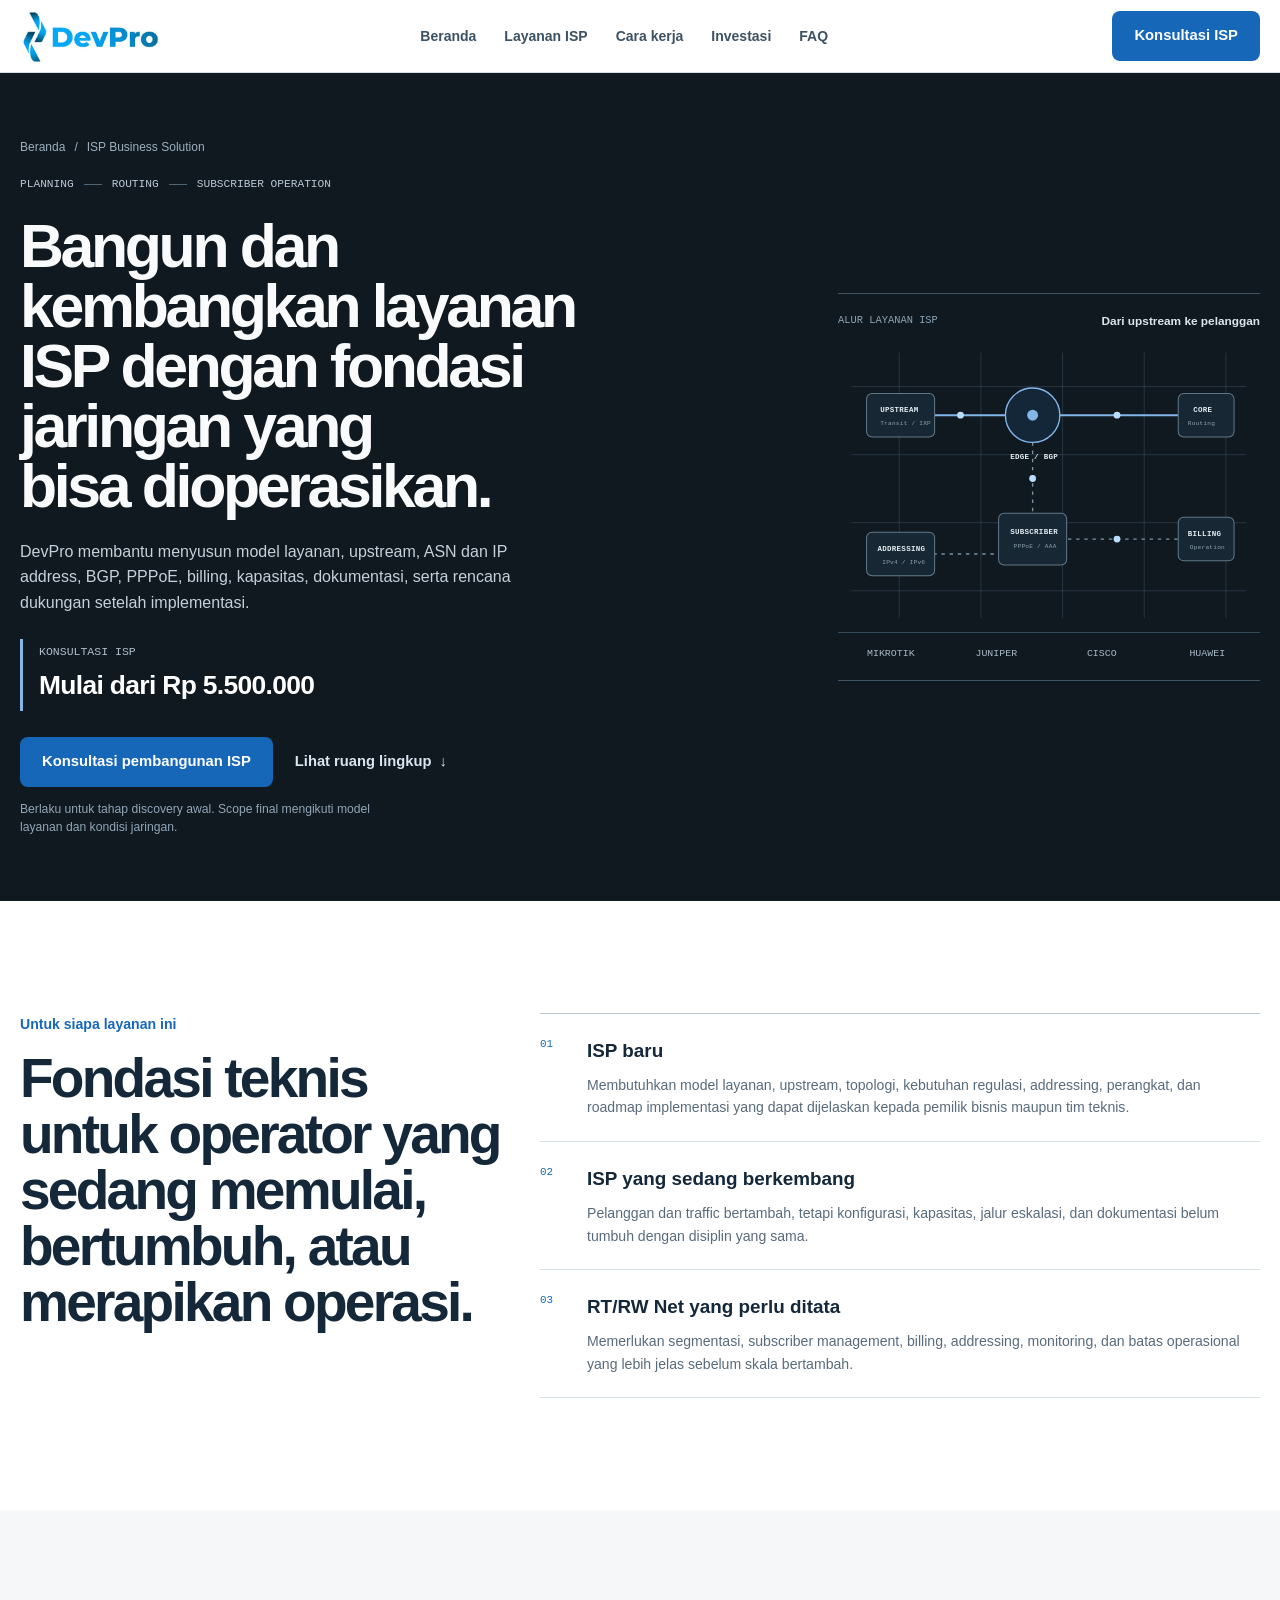
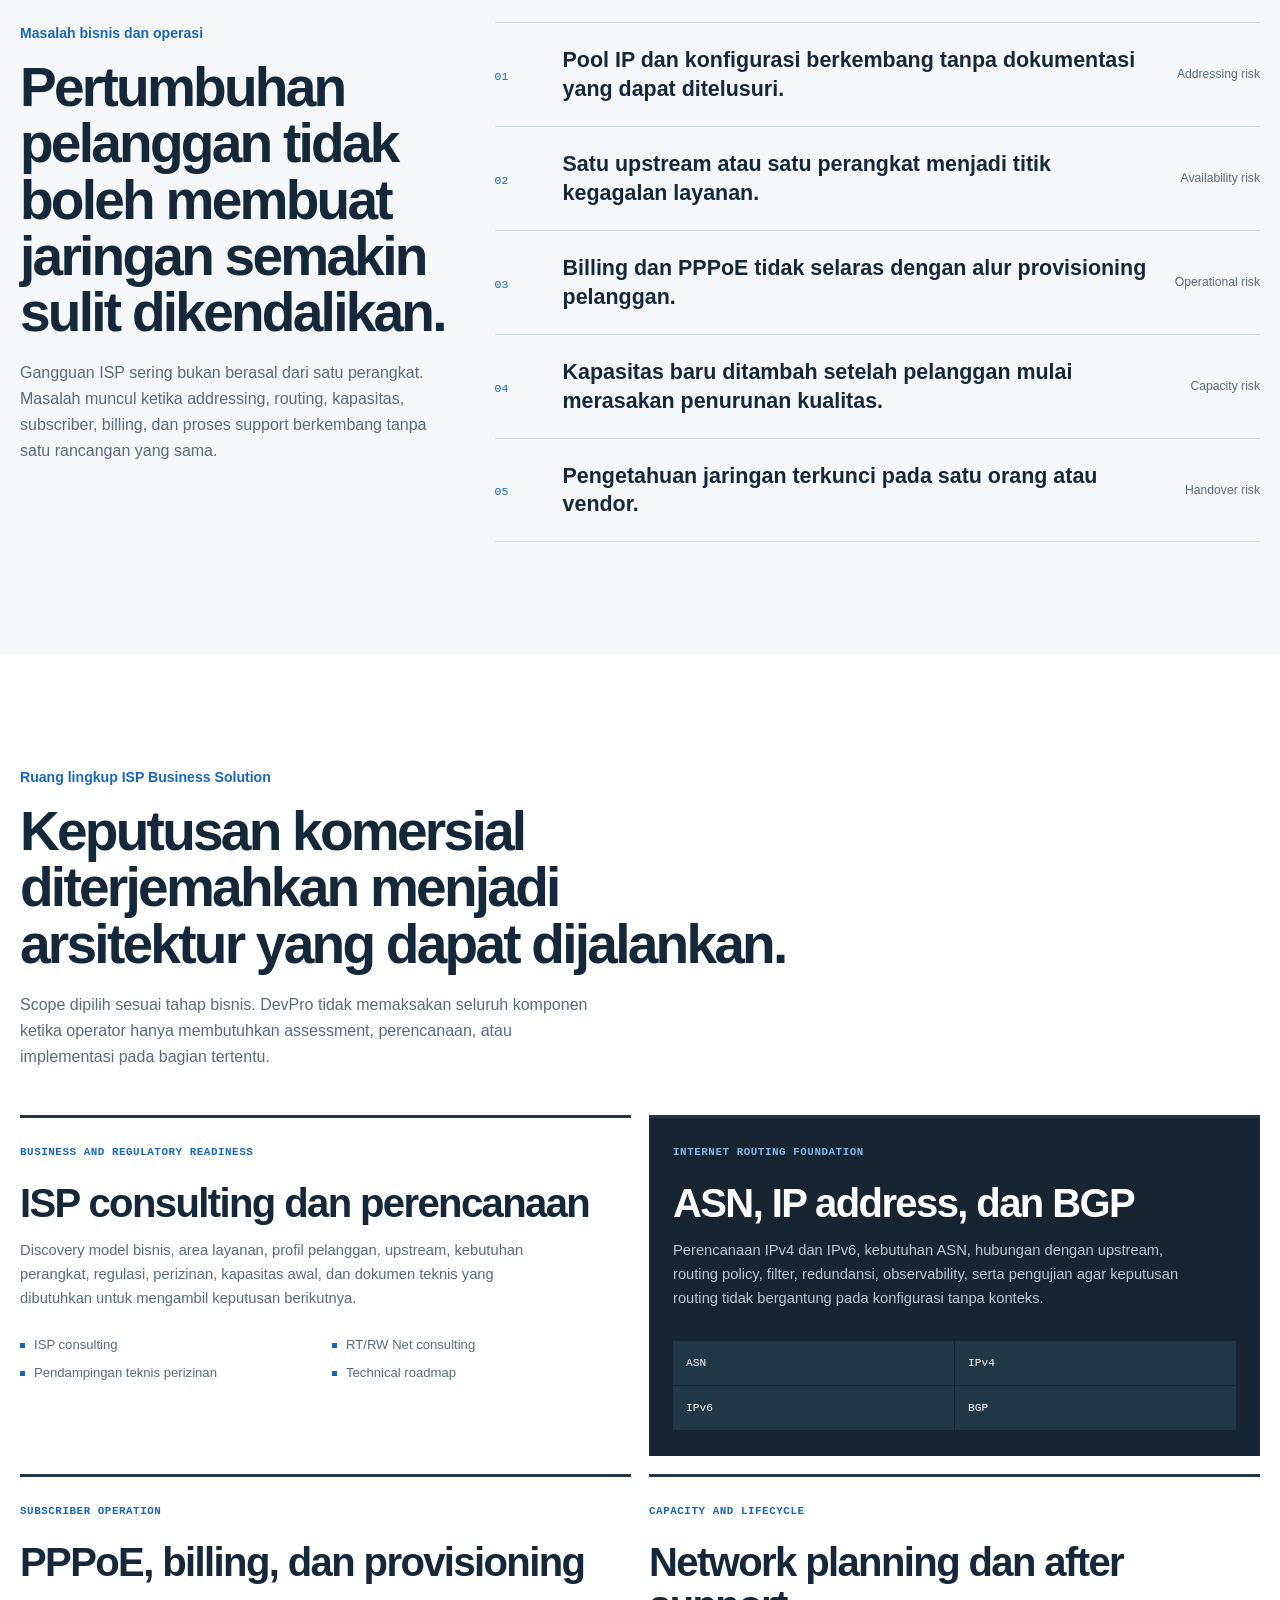
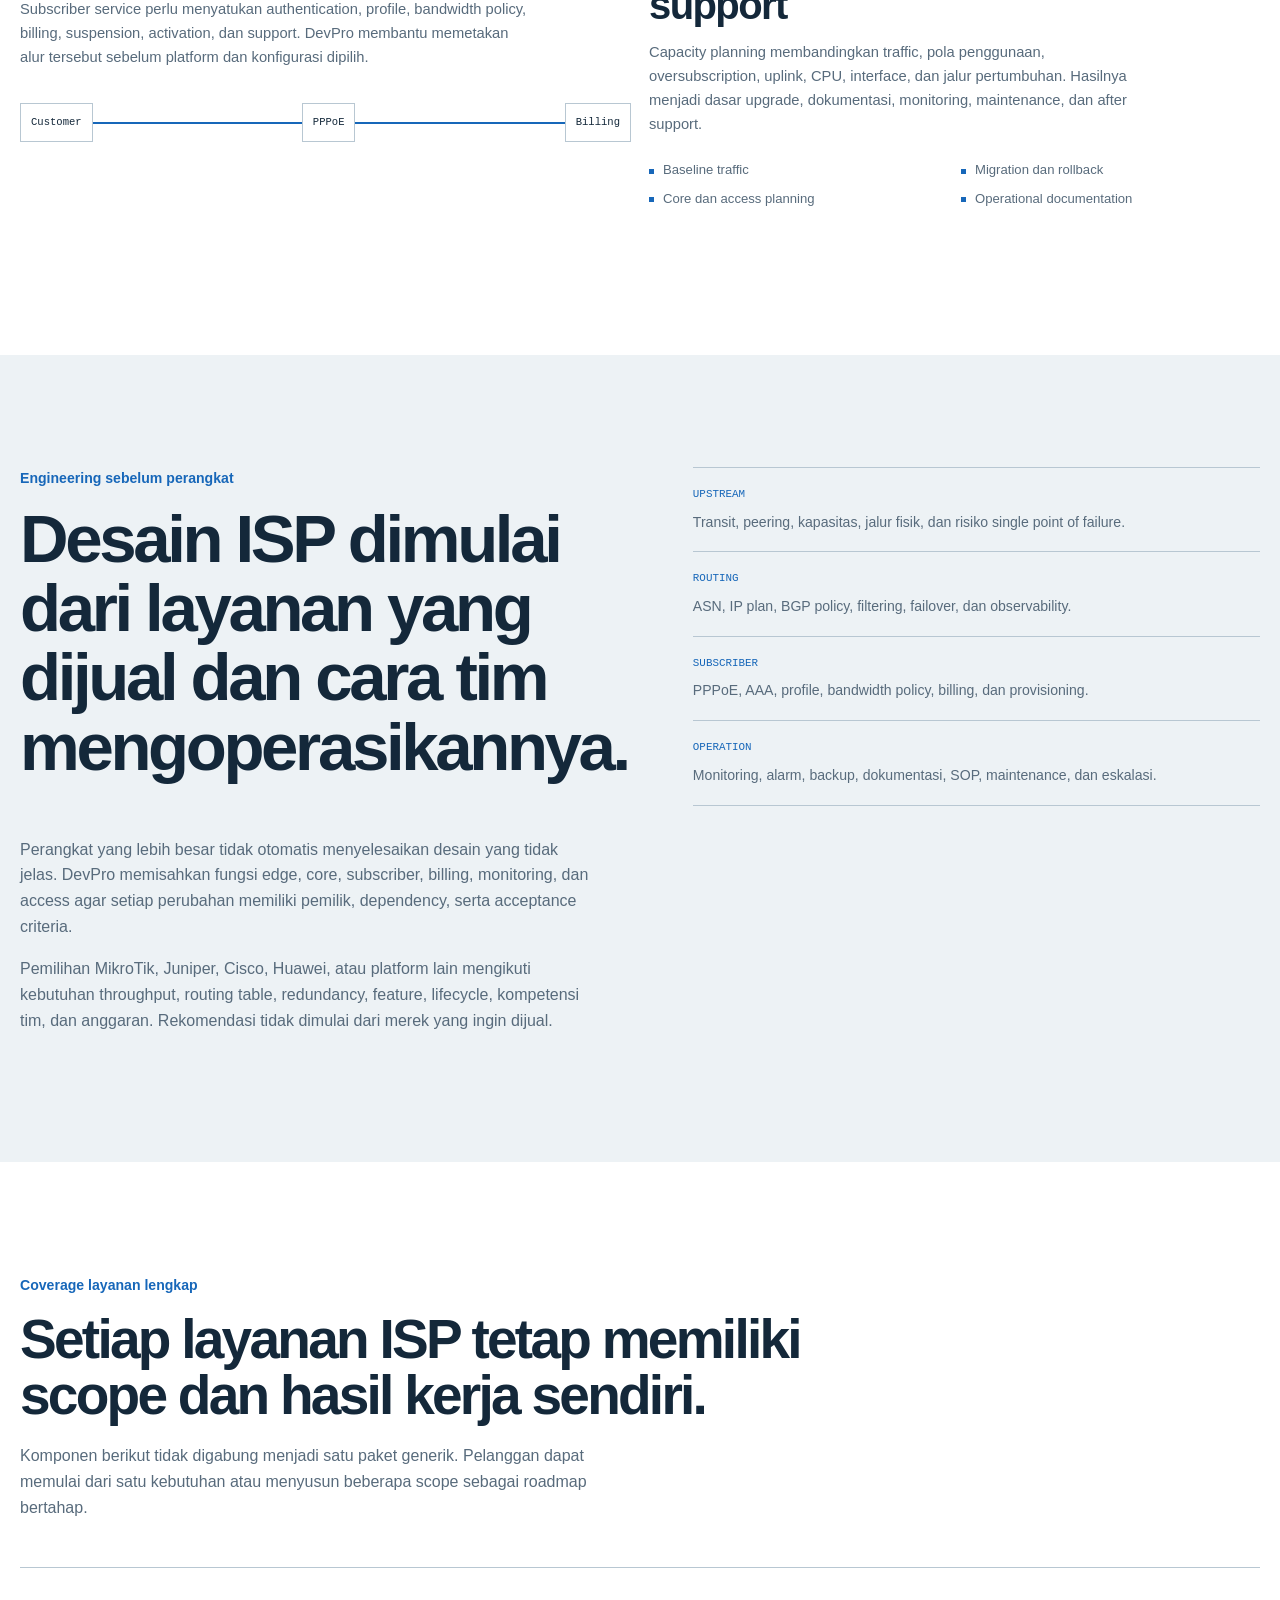
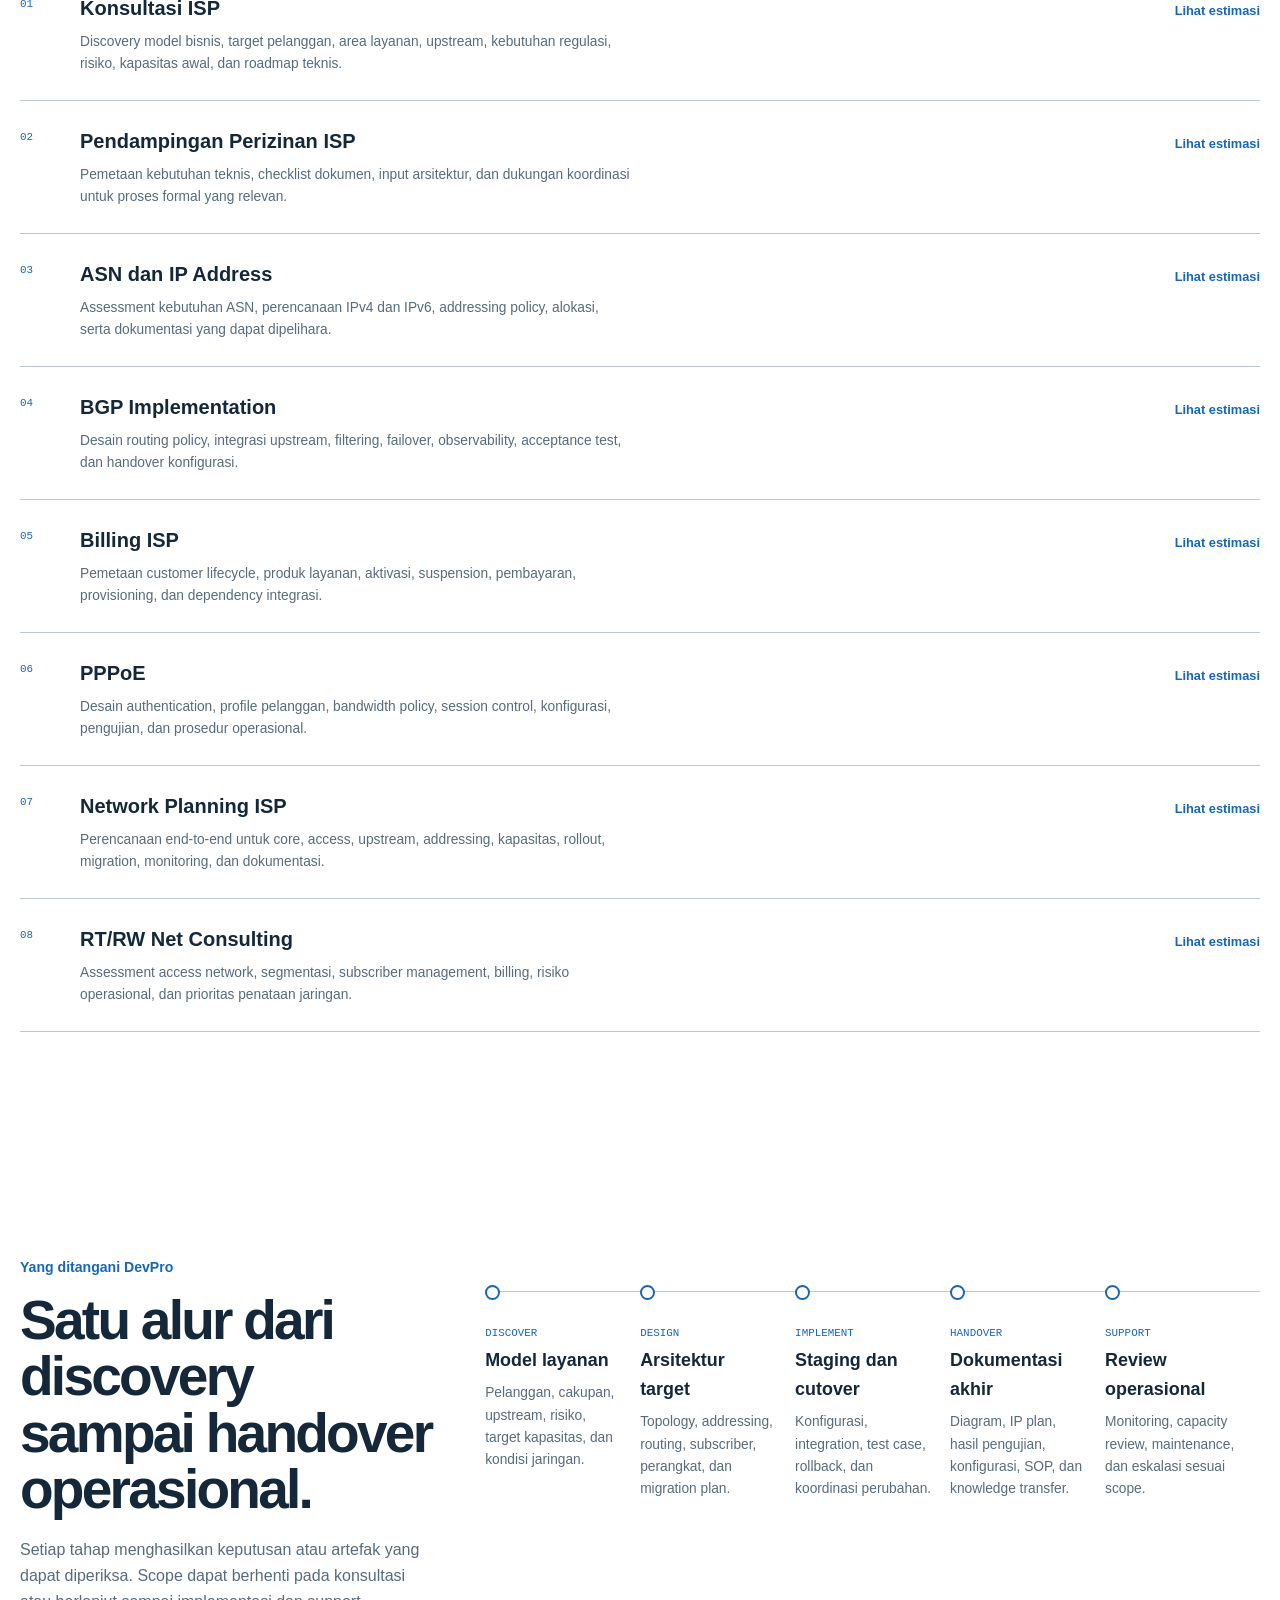
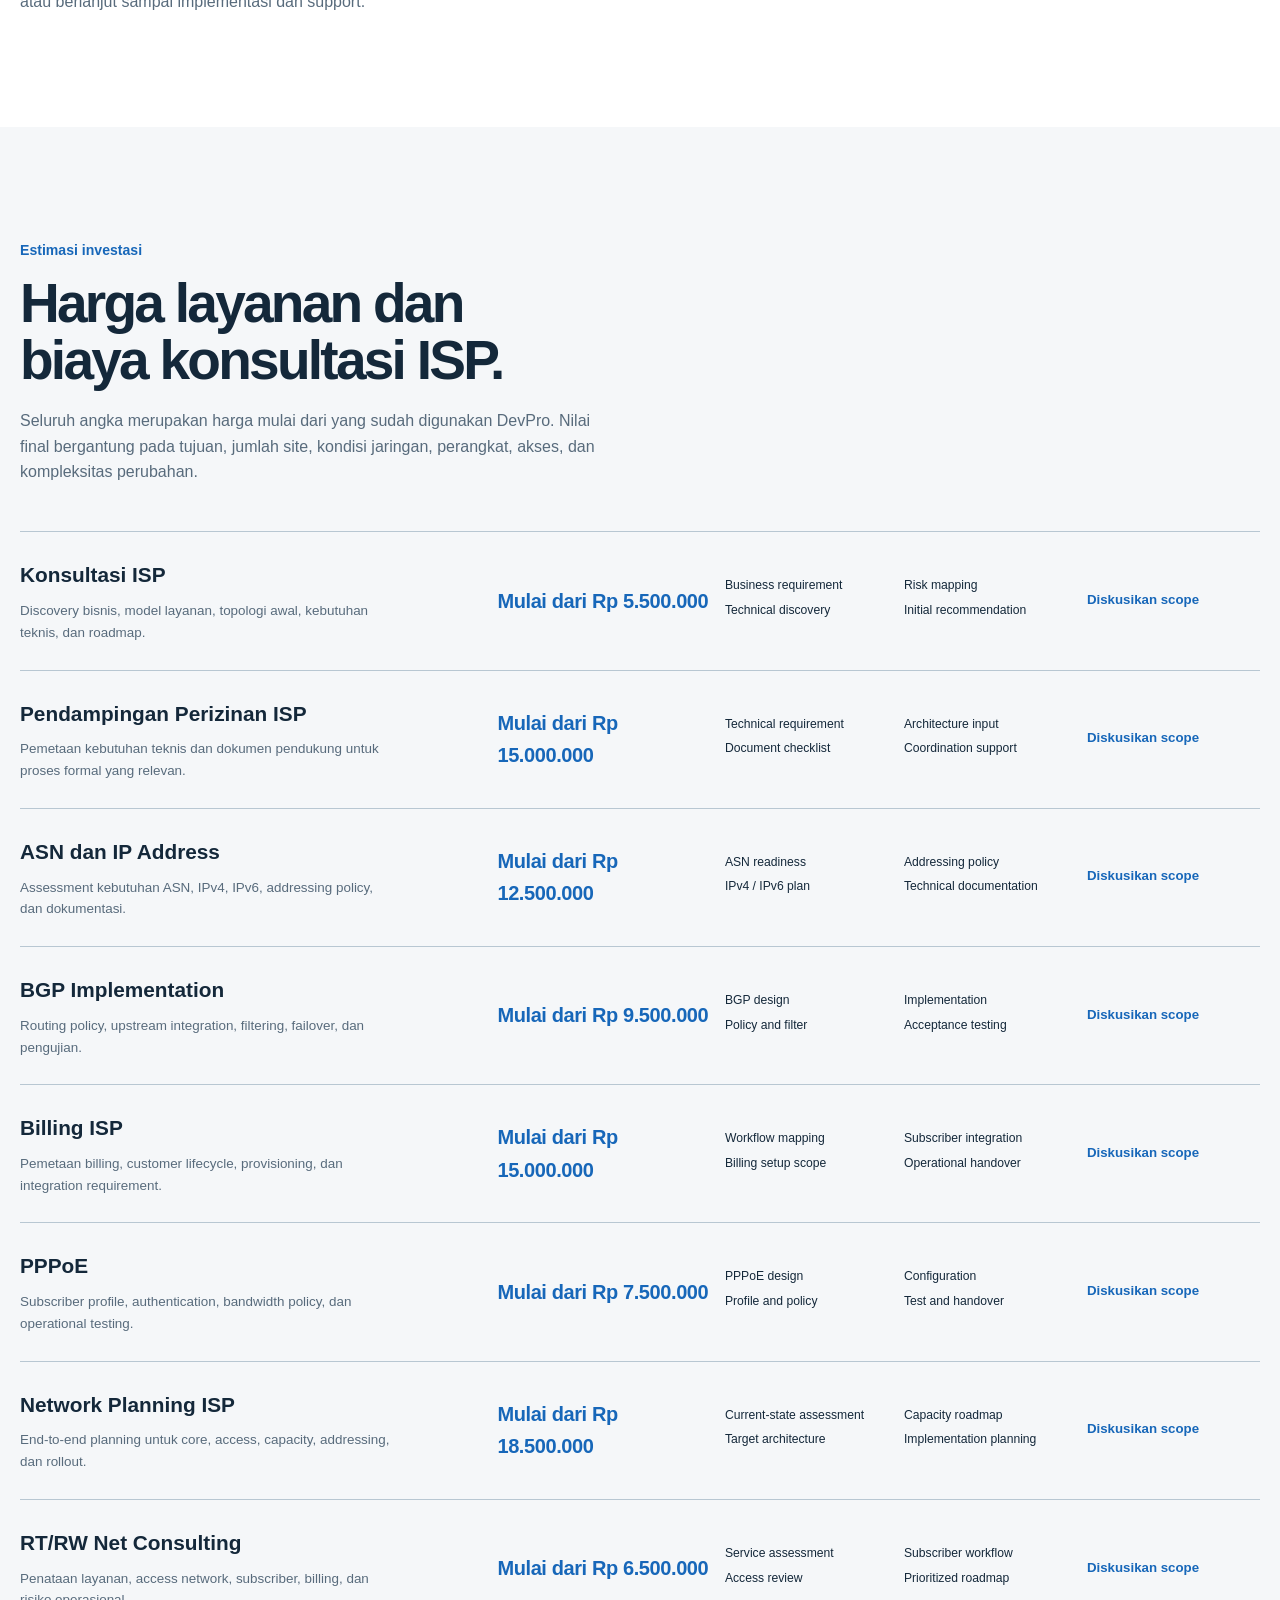
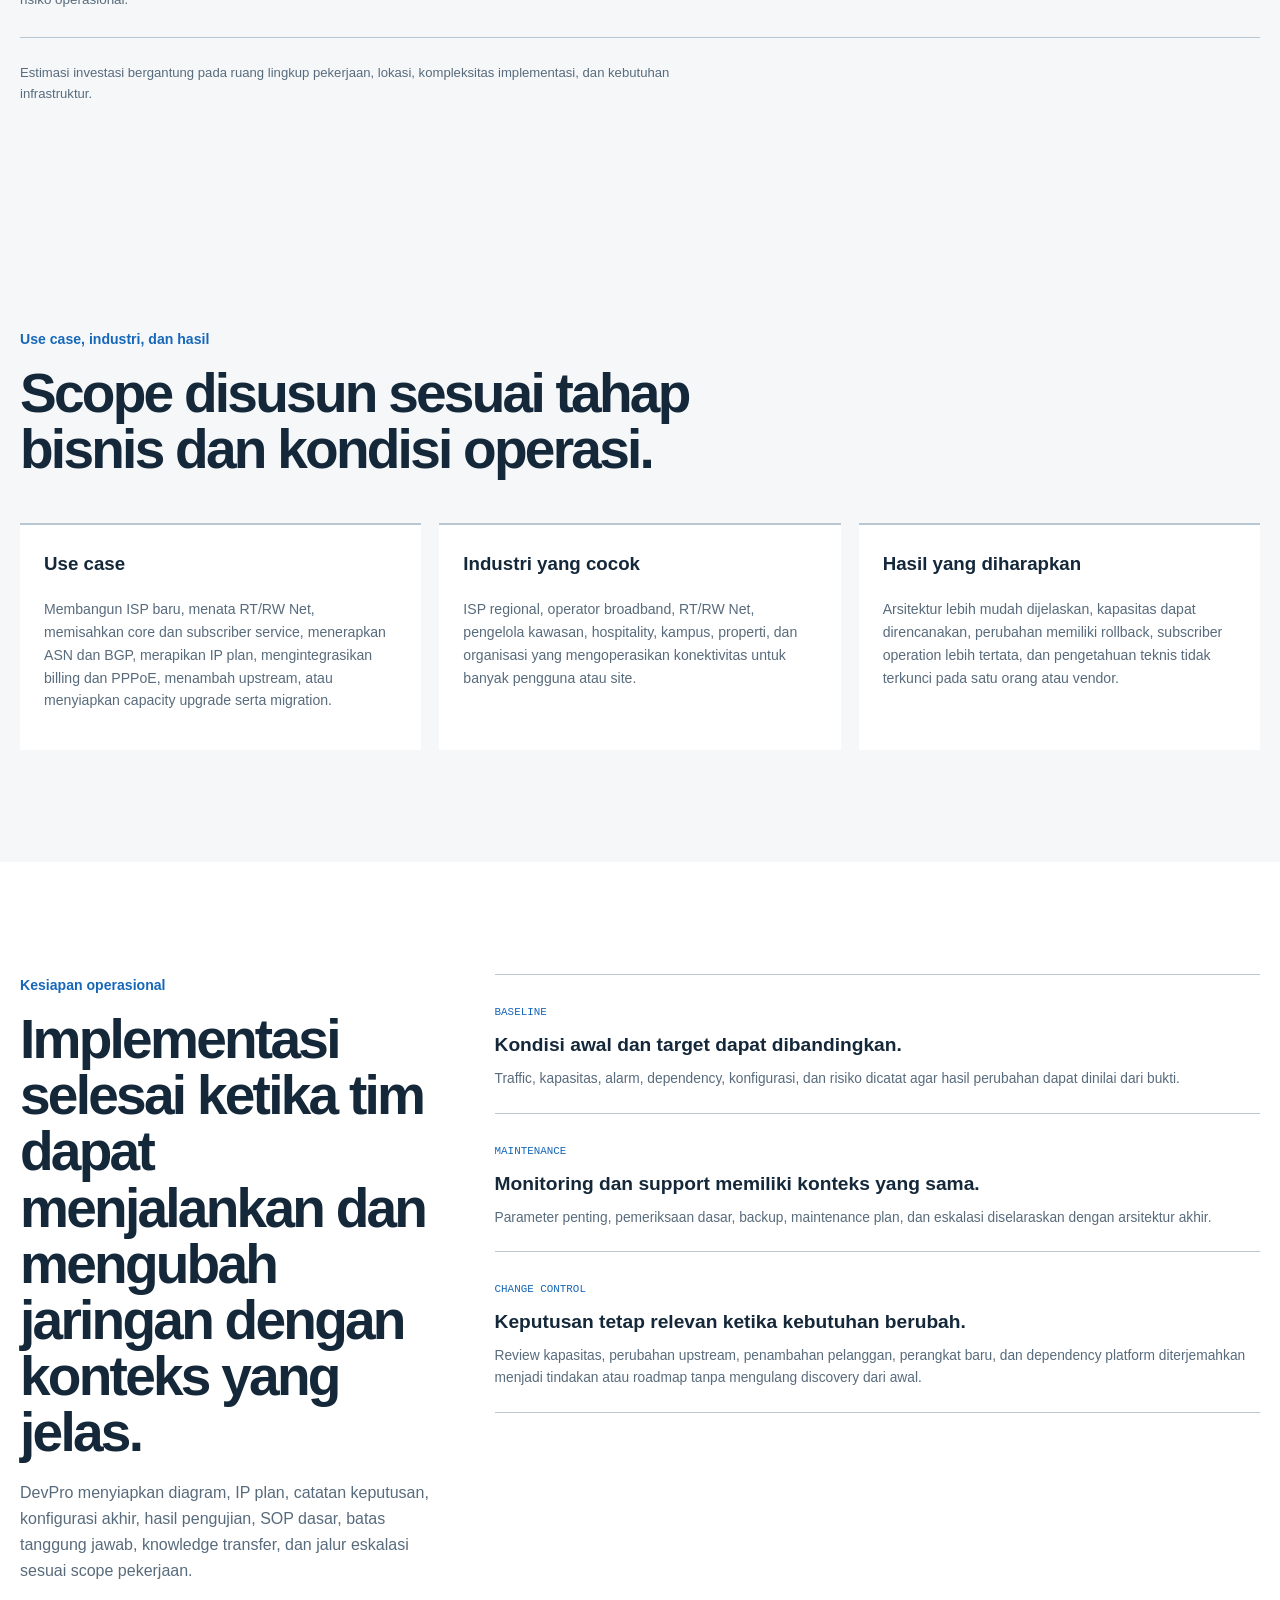
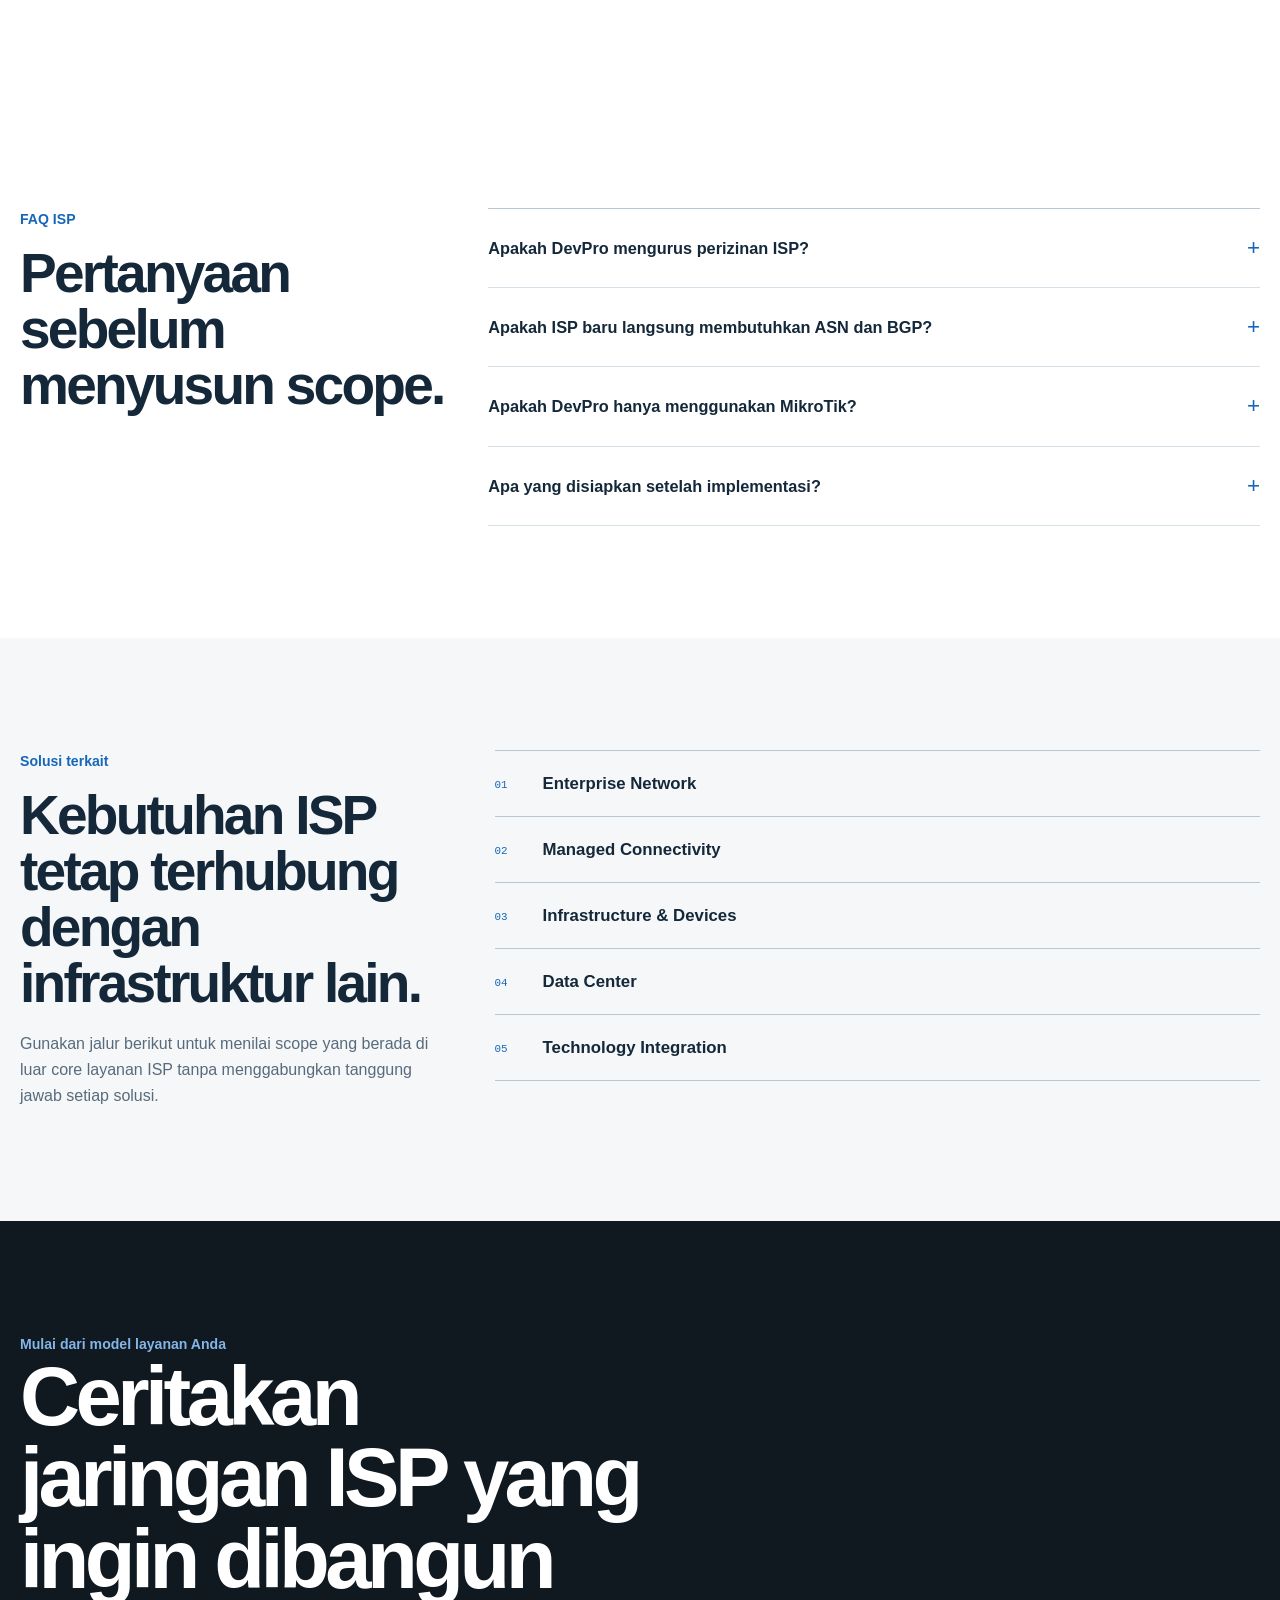
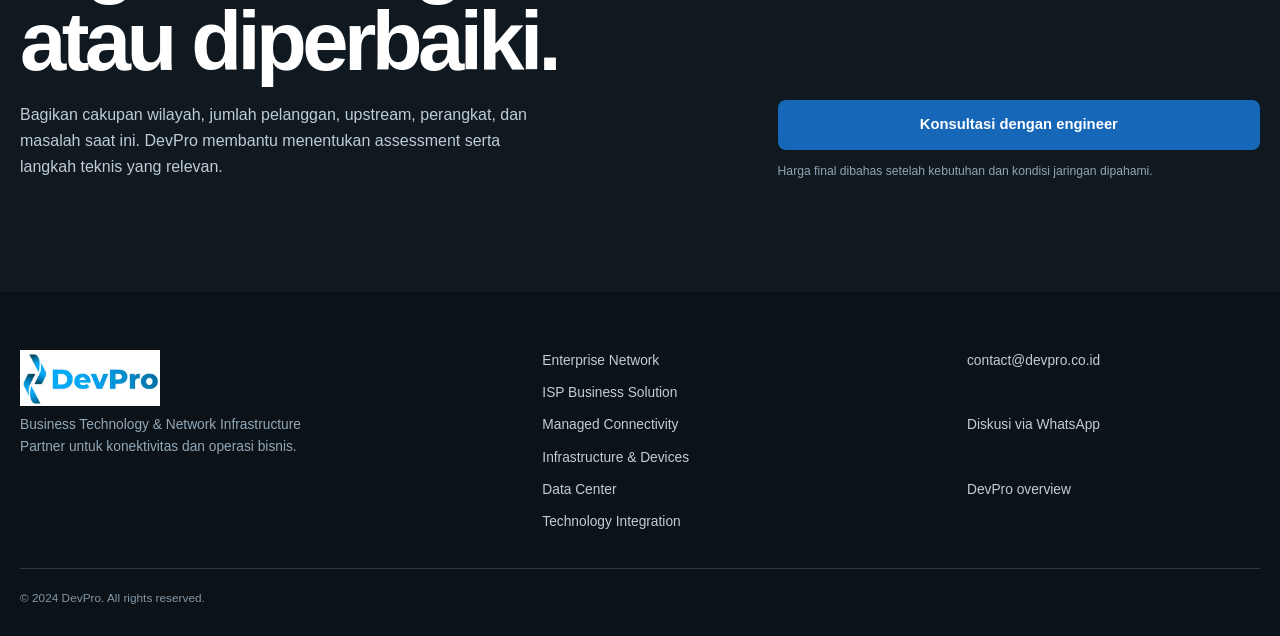
<file: isp.html>
<!doctype html>
<html lang="id">
<head>
  <meta charset="UTF-8">
  <meta name="viewport" content="width=device-width, initial-scale=1">
  <meta name="description" content="Konsultasi dan engineering ISP untuk perencanaan jaringan, ASN, IPv4, IPv6, BGP, PPPoE, billing, capacity planning, dan dokumentasi teknis.">
  <link rel="canonical" href="https://devpro.co.id/isp.html">
  <link rel="icon" href="/assets/images/favicon/favicon.ico" sizes="any">
  <link rel="icon" type="image/png" href="/assets/images/favicon/favicon-32.png" sizes="32x32">
  <link rel="apple-touch-icon" href="/assets/images/favicon/apple-touch-icon.png">
  <meta property="og:type" content="website">
  <meta property="og:title" content="ISP Business Solution: Perencanaan dan Operasi ISP | DevPro">
  <meta property="og:description" content="Konsultasi dan engineering ISP untuk perencanaan jaringan, ASN, IPv4, IPv6, BGP, PPPoE, billing, capacity planning, dan dokumentasi teknis.">
  <meta property="og:url" content="https://devpro.co.id/isp.html">
  <meta property="og:image" content="https://devpro.co.id/assets/images/logo/devpro-logo.png">
  <meta property="og:image:alt" content="Logo DevPro">
  <meta name="twitter:card" content="summary_large_image">
  <meta name="twitter:title" content="ISP Business Solution: Perencanaan dan Operasi ISP | DevPro">
  <meta name="twitter:description" content="Perencanaan ISP, ASN, IP address, BGP, billing, PPPoE, capacity planning, dan operational handover.">
  <meta name="twitter:image" content="https://devpro.co.id/assets/images/logo/devpro-logo.png">
  <link rel="stylesheet" href="assets/css/site.css">
  <title>ISP Business Solution: Perencanaan dan Operasi ISP | DevPro</title>
  <script type="application/ld+json">{"@context":"https://schema.org","@graph":[{"@type":"BreadcrumbList","itemListElement":[{"@type":"ListItem","position":1,"name":"Beranda","item":"https://devpro.co.id/"},{"@type":"ListItem","position":2,"name":"ISP Business Solution","item":"https://devpro.co.id/isp.html"}]},{"@type":"Service","name":"ISP Business Solution","description":"Konsultasi dan engineering ISP untuk perencanaan jaringan, ASN, IPv4, IPv6, BGP, PPPoE, billing, capacity planning, dan dokumentasi teknis.","url":"https://devpro.co.id/isp.html","provider":{"@type":"Organization","name":"DevPro","url":"https://devpro.co.id/"},"areaServed":"Indonesia"},{"@type":"FAQPage","mainEntity":[{"@type":"Question","name":"Apakah DevPro mengurus perizinan ISP?","acceptedAnswer":{"@type":"Answer","text":"DevPro dapat membantu memetakan kebutuhan teknis dan dokumentasi untuk proses perencanaan. Keputusan dan proses formal tetap mengikuti regulator serta pihak berwenang."}},{"@type":"Question","name":"Apakah ISP baru langsung membutuhkan ASN dan BGP?","acceptedAnswer":{"@type":"Answer","text":"Tidak selalu. Kebutuhan ASN, IP address, dan BGP bergantung pada model layanan, upstream, skala operasi, serta rencana redundansi."}},{"@type":"Question","name":"Apakah DevPro hanya menggunakan MikroTik?","acceptedAnswer":{"@type":"Answer","text":"Tidak. Desain dapat mencakup MikroTik, Juniper, Cisco, Huawei, atau platform lain sesuai kapasitas, kebutuhan fitur, kompetensi tim, dan lifecycle perangkat."}},{"@type":"Question","name":"Apa yang disiapkan setelah implementasi?","acceptedAnswer":{"@type":"Answer","text":"Scope dapat mencakup diagram jaringan, IP plan, konfigurasi akhir, hasil pengujian, SOP dasar, knowledge transfer, dan after support."}}]}]}</script>
</head>
<body class="service-page isp-page">
  <a class="skip-link" href="#main-content">Lewati ke konten utama</a>

  <header class="site-header">
    <div class="container nav-wrap">
      <a class="brand" href="index.html" aria-label="DevPro beranda"><img src="/assets/images/logo/devpro-logo.png" alt="DevPro" width="150" height="60"></a>
      <button class="menu-toggle" data-menu-toggle aria-expanded="false" aria-controls="primary-menu"><span class="sr-only" data-menu-label>Buka menu</span><span aria-hidden="true" class="menu-toggle-lines"></span></button>
      <nav class="nav-links" id="primary-menu" data-menu aria-label="Navigasi utama">
        <a href="index.html">Beranda</a><a href="#isp-options">Layanan ISP</a><a href="#delivery">Cara kerja</a><a href="#pricing">Investasi</a><a href="#faq">FAQ</a>
      </nav>
      <a class="button button-primary nav-cta" href="https://wa.me/62822104060?text=Halo%20DevPro%2C%20saya%20ingin%20konsultasi%20mengenai%20pembangunan%20ISP." target="_blank" rel="noopener noreferrer">Konsultasi ISP</a>
    </div>
  </header>

  <main id="main-content">
    <section class="hero service-hero isp-hero" aria-labelledby="isp-title">
      <div class="container service-hero-shell">
        <div class="hero-content">
          <nav class="breadcrumb" aria-label="Breadcrumb"><a href="index.html">Beranda</a><span aria-hidden="true">/</span><span>ISP Business Solution</span></nav>
          <div class="context-line"><span>Planning</span><span>Routing</span><span>Subscriber Operation</span></div>
          <h1 id="isp-title">Bangun dan kembangkan layanan ISP dengan fondasi jaringan yang bisa dioperasikan.</h1>
          <p class="hero-copy">DevPro membantu menyusun model layanan, upstream, ASN dan IP address, BGP, PPPoE, billing, kapasitas, dokumentasi, serta rencana dukungan setelah implementasi.</p>
          <div class="hero-commercial">
            <span>Konsultasi ISP</span>
            <strong>Mulai dari Rp 5.500.000</strong>
          </div>
          <div class="hero-actions">
            <a class="button button-primary" data-whatsapp-cta href="https://wa.me/62822104060?text=Halo%20DevPro%2C%20saya%20ingin%20konsultasi%20mengenai%20pembangunan%20ISP." target="_blank" rel="noopener noreferrer">Konsultasi pembangunan ISP</a>
            <a class="text-link" href="#isp-options">Lihat ruang lingkup <span aria-hidden="true">↓</span></a>
          </div>
          <p class="commercial-note">Berlaku untuk tahap discovery awal. Scope final mengikuti model layanan dan kondisi jaringan.</p>
        </div>

        <figure class="topology topology-isp">
          <figcaption><span>Alur layanan ISP</span><strong>Dari upstream ke pelanggan</strong></figcaption>
          <svg viewBox="0 0 620 430" role="img" aria-labelledby="isp-topology-title isp-topology-desc">
            <title id="isp-topology-title">Contoh topologi layanan ISP</title>
            <desc id="isp-topology-desc">Upstream terhubung ke edge dan BGP, core network, subscriber service, billing, lalu pelanggan bisnis dan residensial.</desc>
            <g class="topology-grid" aria-hidden="true"><path d="M20 70H600M20 170H600M20 270H600M20 370H600M90 20V410M210 20V410M330 20V410M450 20V410M570 20V410"/></g>
            <g class="topology-routes" aria-hidden="true">
              <path class="route route-primary" d="M92 112H246"/><path class="route route-primary" d="M326 112H500"/><path class="route" d="M286 152V256"/><path class="route" d="M326 294H500"/><path class="route route-backup" d="M92 316H246"/>
            </g>
            <g class="site-node"><rect x="42" y="80" width="100" height="64" rx="8"/><text x="62" y="107">UPSTREAM</text><text class="node-meta" x="62" y="127">Transit / IXP</text></g>
            <g class="network-core"><circle cx="286" cy="112" r="40"/><circle cx="286" cy="112" r="8"/><text x="253" y="177">EDGE / BGP</text></g>
            <g class="site-node"><rect x="500" y="80" width="82" height="64" rx="8"/><text x="522" y="107">CORE</text><text class="node-meta" x="514" y="127">Routing</text></g>
            <g class="site-node"><rect x="236" y="256" width="100" height="76" rx="8"/><text x="253" y="286">SUBSCRIBER</text><text class="node-meta" x="258" y="307">PPPoE / AAA</text></g>
            <g class="site-node"><rect x="500" y="262" width="82" height="64" rx="8"/><text x="514" y="289">BILLING</text><text class="node-meta" x="517" y="309">Operation</text></g>
            <g class="site-node"><rect x="42" y="284" width="100" height="64" rx="8"/><text x="58" y="311">ADDRESSING</text><text class="node-meta" x="65" y="331">IPv4 / IPv6</text></g>
            <g class="route-packets" aria-hidden="true"><circle cx="180" cy="112" r="5"/><circle cx="410" cy="112" r="5"/><circle cx="286" cy="205" r="5"/><circle cx="410" cy="294" r="5"/></g>
          </svg>
          <div class="topology-legend"><span>MikroTik</span><span>Juniper</span><span>Cisco</span><span>Huawei</span></div>
        </figure>
      </div>
    </section>

    <section class="section buyer-fit" aria-labelledby="fit-title">
      <div class="container buyer-fit-shell">
        <header class="section-heading"><p class="section-kicker">Untuk siapa layanan ini</p><h2 id="fit-title">Fondasi teknis untuk operator yang sedang memulai, bertumbuh, atau merapikan operasi.</h2></header>
        <div class="fit-rail">
          <article><span>01</span><h3>ISP baru</h3><p>Membutuhkan model layanan, upstream, topologi, kebutuhan regulasi, addressing, perangkat, dan roadmap implementasi yang dapat dijelaskan kepada pemilik bisnis maupun tim teknis.</p></article>
          <article><span>02</span><h3>ISP yang sedang berkembang</h3><p>Pelanggan dan traffic bertambah, tetapi konfigurasi, kapasitas, jalur eskalasi, dan dokumentasi belum tumbuh dengan disiplin yang sama.</p></article>
          <article><span>03</span><h3>RT/RW Net yang perlu ditata</h3><p>Memerlukan segmentasi, subscriber management, billing, addressing, monitoring, dan batas operasional yang lebih jelas sebelum skala bertambah.</p></article>
        </div>
      </div>
    </section>

    <section class="section isp-problems" aria-labelledby="isp-problem-title">
      <div class="container editorial-shell">
        <header class="editorial-heading"><p class="section-kicker">Masalah bisnis dan operasi</p><h2 id="isp-problem-title">Pertumbuhan pelanggan tidak boleh membuat jaringan semakin sulit dikendalikan.</h2><p>Gangguan ISP sering bukan berasal dari satu perangkat. Masalah muncul ketika addressing, routing, kapasitas, subscriber, billing, dan proses support berkembang tanpa satu rancangan yang sama.</p></header>
        <ul class="problem-rows problem-rows-plain">
          <li><span>01</span><strong>Pool IP dan konfigurasi berkembang tanpa dokumentasi yang dapat ditelusuri.</strong><small>Addressing risk</small></li>
          <li><span>02</span><strong>Satu upstream atau satu perangkat menjadi titik kegagalan layanan.</strong><small>Availability risk</small></li>
          <li><span>03</span><strong>Billing dan PPPoE tidak selaras dengan alur provisioning pelanggan.</strong><small>Operational risk</small></li>
          <li><span>04</span><strong>Kapasitas baru ditambah setelah pelanggan mulai merasakan penurunan kualitas.</strong><small>Capacity risk</small></li>
          <li><span>05</span><strong>Pengetahuan jaringan terkunci pada satu orang atau vendor.</strong><small>Handover risk</small></li>
        </ul>
      </div>
    </section>

    <section class="section isp-options" id="isp-options" aria-labelledby="options-title">
      <div class="container">
        <header class="section-heading section-heading-wide"><p class="section-kicker">Ruang lingkup ISP Business Solution</p><h2 id="options-title">Keputusan komersial diterjemahkan menjadi arsitektur yang dapat dijalankan.</h2><p>Scope dipilih sesuai tahap bisnis. DevPro tidak memaksakan seluruh komponen ketika operator hanya membutuhkan assessment, perencanaan, atau implementasi pada bagian tertentu.</p></header>
        <div class="isp-option-grid">
          <article class="isp-option isp-option-consult"><p class="technical-label">Business and regulatory readiness</p><h3>ISP consulting dan perencanaan</h3><p>Discovery model bisnis, area layanan, profil pelanggan, upstream, kebutuhan perangkat, regulasi, perizinan, kapasitas awal, dan dokumen teknis yang dibutuhkan untuk mengambil keputusan berikutnya.</p><ul><li>ISP consulting</li><li>Pendampingan teknis perizinan</li><li>RT/RW Net consulting</li><li>Technical roadmap</li></ul></article>
          <article class="isp-option isp-option-routing"><p class="technical-label">Internet routing foundation</p><h3>ASN, IP address, dan BGP</h3><p>Perencanaan IPv4 dan IPv6, kebutuhan ASN, hubungan dengan upstream, routing policy, filter, redundansi, observability, serta pengujian agar keputusan routing tidak bergantung pada konfigurasi tanpa konteks.</p><div class="routing-spec"><span>ASN</span><span>IPv4</span><span>IPv6</span><span>BGP</span></div></article>
          <article class="isp-option isp-option-subscriber"><p class="technical-label">Subscriber operation</p><h3>PPPoE, billing, dan provisioning</h3><p>Subscriber service perlu menyatukan authentication, profile, bandwidth policy, billing, suspension, activation, dan support. DevPro membantu memetakan alur tersebut sebelum platform dan konfigurasi dipilih.</p><div class="subscriber-flow" aria-hidden="true"><span>Customer</span><i></i><span>PPPoE</span><i></i><span>Billing</span></div></article>
          <article class="isp-option isp-option-capacity"><p class="technical-label">Capacity and lifecycle</p><h3>Network planning dan after support</h3><p>Capacity planning membandingkan traffic, pola penggunaan, oversubscription, uplink, CPU, interface, dan jalur pertumbuhan. Hasilnya menjadi dasar upgrade, dokumentasi, monitoring, maintenance, dan after support.</p><ul><li>Baseline traffic</li><li>Core dan access planning</li><li>Migration dan rollback</li><li>Operational documentation</li></ul></article>
        </div>
      </div>
    </section>

    <section class="section isp-architecture" aria-labelledby="architecture-title">
      <div class="container architecture-explainer">
        <div class="architecture-copy">
          <p class="section-kicker">Engineering sebelum perangkat</p>
          <h2 id="architecture-title">Desain ISP dimulai dari layanan yang dijual dan cara tim mengoperasikannya.</h2>
          <p>Perangkat yang lebih besar tidak otomatis menyelesaikan desain yang tidak jelas. DevPro memisahkan fungsi edge, core, subscriber, billing, monitoring, dan access agar setiap perubahan memiliki pemilik, dependency, serta acceptance criteria.</p>
          <p>Pemilihan MikroTik, Juniper, Cisco, Huawei, atau platform lain mengikuti kebutuhan throughput, routing table, redundancy, feature, lifecycle, kompetensi tim, dan anggaran. Rekomendasi tidak dimulai dari merek yang ingin dijual.</p>
        </div>
        <dl class="architecture-decisions">
          <div><dt>Upstream</dt><dd>Transit, peering, kapasitas, jalur fisik, dan risiko single point of failure.</dd></div>
          <div><dt>Routing</dt><dd>ASN, IP plan, BGP policy, filtering, failover, dan observability.</dd></div>
          <div><dt>Subscriber</dt><dd>PPPoE, AAA, profile, bandwidth policy, billing, dan provisioning.</dd></div>
          <div><dt>Operation</dt><dd>Monitoring, alarm, backup, dokumentasi, SOP, maintenance, dan eskalasi.</dd></div>
        </dl>
      </div>
    </section>

    <section class="section isp-service-coverage" aria-labelledby="isp-coverage-title">
      <div class="container">
        <header class="section-heading section-heading-wide"><p class="section-kicker">Coverage layanan lengkap</p><h2 id="isp-coverage-title">Setiap layanan ISP tetap memiliki scope dan hasil kerja sendiri.</h2><p>Komponen berikut tidak digabung menjadi satu paket generik. Pelanggan dapat memulai dari satu kebutuhan atau menyusun beberapa scope sebagai roadmap bertahap.</p></header>
        <div class="service-catalog">
          <article><span>01</span><div><h3>Konsultasi ISP</h3><p>Discovery model bisnis, target pelanggan, area layanan, upstream, kebutuhan regulasi, risiko, kapasitas awal, dan roadmap teknis.</p></div><a href="#pricing">Lihat estimasi</a></article>
          <article><span>02</span><div><h3>Pendampingan Perizinan ISP</h3><p>Pemetaan kebutuhan teknis, checklist dokumen, input arsitektur, dan dukungan koordinasi untuk proses formal yang relevan.</p></div><a href="#pricing">Lihat estimasi</a></article>
          <article><span>03</span><div><h3>ASN dan IP Address</h3><p>Assessment kebutuhan ASN, perencanaan IPv4 dan IPv6, addressing policy, alokasi, serta dokumentasi yang dapat dipelihara.</p></div><a href="#pricing">Lihat estimasi</a></article>
          <article><span>04</span><div><h3>BGP Implementation</h3><p>Desain routing policy, integrasi upstream, filtering, failover, observability, acceptance test, dan handover konfigurasi.</p></div><a href="#pricing">Lihat estimasi</a></article>
          <article><span>05</span><div><h3>Billing ISP</h3><p>Pemetaan customer lifecycle, produk layanan, aktivasi, suspension, pembayaran, provisioning, dan dependency integrasi.</p></div><a href="#pricing">Lihat estimasi</a></article>
          <article><span>06</span><div><h3>PPPoE</h3><p>Desain authentication, profile pelanggan, bandwidth policy, session control, konfigurasi, pengujian, dan prosedur operasional.</p></div><a href="#pricing">Lihat estimasi</a></article>
          <article><span>07</span><div><h3>Network Planning ISP</h3><p>Perencanaan end-to-end untuk core, access, upstream, addressing, kapasitas, rollout, migration, monitoring, dan dokumentasi.</p></div><a href="#pricing">Lihat estimasi</a></article>
          <article><span>08</span><div><h3>RT/RW Net Consulting</h3><p>Assessment access network, segmentasi, subscriber management, billing, risiko operasional, dan prioritas penataan jaringan.</p></div><a href="#pricing">Lihat estimasi</a></article>
        </div>
      </div>
    </section>

    <section class="section accountability" id="delivery" aria-labelledby="delivery-title">
      <div class="container accountability-shell">
        <header class="section-heading"><p class="section-kicker">Yang ditangani DevPro</p><h2 id="delivery-title">Satu alur dari discovery sampai handover operasional.</h2><p>Setiap tahap menghasilkan keputusan atau artefak yang dapat diperiksa. Scope dapat berhenti pada konsultasi atau berlanjut sampai implementasi dan support.</p></header>
        <ol class="delivery-line">
          <li><span>Discover</span><strong>Model layanan</strong><p>Pelanggan, cakupan, upstream, risiko, target kapasitas, dan kondisi jaringan.</p></li>
          <li><span>Design</span><strong>Arsitektur target</strong><p>Topology, addressing, routing, subscriber, perangkat, dan migration plan.</p></li>
          <li><span>Implement</span><strong>Staging dan cutover</strong><p>Konfigurasi, integration, test case, rollback, dan koordinasi perubahan.</p></li>
          <li><span>Handover</span><strong>Dokumentasi akhir</strong><p>Diagram, IP plan, hasil pengujian, konfigurasi, SOP, dan knowledge transfer.</p></li>
          <li><span>Support</span><strong>Review operasional</strong><p>Monitoring, capacity review, maintenance, dan eskalasi sesuai scope.</p></li>
        </ol>
      </div>
    </section>

    <section class="section investment service-investment" id="pricing" aria-labelledby="pricing-title">
      <div class="container">
        <header class="section-heading section-heading-wide"><p class="section-kicker">Estimasi investasi</p><h2 id="pricing-title">Harga layanan dan biaya konsultasi ISP.</h2><p>Seluruh angka merupakan harga mulai dari yang sudah digunakan DevPro. Nilai final bergantung pada tujuan, jumlah site, kondisi jaringan, perangkat, akses, dan kompleksitas perubahan.</p></header>
        <div class="service-offer-list">
          <article class="service-offer"><div><h3>Konsultasi ISP</h3><p>Discovery bisnis, model layanan, topologi awal, kebutuhan teknis, dan roadmap.</p></div><strong>Mulai dari Rp 5.500.000</strong><ul><li>Business requirement</li><li>Technical discovery</li><li>Risk mapping</li><li>Initial recommendation</li></ul><a href="https://wa.me/62822104060?text=Halo%20DevPro%2C%20saya%20ingin%20konsultasi%20mengenai%20pembangunan%20ISP." target="_blank" rel="noopener noreferrer">Diskusikan scope</a></article>
          <article class="service-offer"><div><h3>Pendampingan Perizinan ISP</h3><p>Pemetaan kebutuhan teknis dan dokumen pendukung untuk proses formal yang relevan.</p></div><strong>Mulai dari Rp 15.000.000</strong><ul><li>Technical requirement</li><li>Document checklist</li><li>Architecture input</li><li>Coordination support</li></ul><a href="https://wa.me/62822104060?text=Halo%20DevPro%2C%20saya%20ingin%20konsultasi%20mengenai%20pembangunan%20ISP." target="_blank" rel="noopener noreferrer">Diskusikan scope</a></article>
          <article class="service-offer"><div><h3>ASN dan IP Address</h3><p>Assessment kebutuhan ASN, IPv4, IPv6, addressing policy, dan dokumentasi.</p></div><strong>Mulai dari Rp 12.500.000</strong><ul><li>ASN readiness</li><li>IPv4 / IPv6 plan</li><li>Addressing policy</li><li>Technical documentation</li></ul><a href="https://wa.me/62822104060?text=Halo%20DevPro%2C%20saya%20ingin%20konsultasi%20mengenai%20pembangunan%20ISP." target="_blank" rel="noopener noreferrer">Diskusikan scope</a></article>
          <article class="service-offer"><div><h3>BGP Implementation</h3><p>Routing policy, upstream integration, filtering, failover, dan pengujian.</p></div><strong>Mulai dari Rp 9.500.000</strong><ul><li>BGP design</li><li>Policy and filter</li><li>Implementation</li><li>Acceptance testing</li></ul><a href="https://wa.me/62822104060?text=Halo%20DevPro%2C%20saya%20ingin%20konsultasi%20mengenai%20pembangunan%20ISP." target="_blank" rel="noopener noreferrer">Diskusikan scope</a></article>
          <article class="service-offer"><div><h3>Billing ISP</h3><p>Pemetaan billing, customer lifecycle, provisioning, dan integration requirement.</p></div><strong>Mulai dari Rp 15.000.000</strong><ul><li>Workflow mapping</li><li>Billing setup scope</li><li>Subscriber integration</li><li>Operational handover</li></ul><a href="https://wa.me/62822104060?text=Halo%20DevPro%2C%20saya%20ingin%20konsultasi%20mengenai%20pembangunan%20ISP." target="_blank" rel="noopener noreferrer">Diskusikan scope</a></article>
          <article class="service-offer"><div><h3>PPPoE</h3><p>Subscriber profile, authentication, bandwidth policy, dan operational testing.</p></div><strong>Mulai dari Rp 7.500.000</strong><ul><li>PPPoE design</li><li>Profile and policy</li><li>Configuration</li><li>Test and handover</li></ul><a href="https://wa.me/62822104060?text=Halo%20DevPro%2C%20saya%20ingin%20konsultasi%20mengenai%20pembangunan%20ISP." target="_blank" rel="noopener noreferrer">Diskusikan scope</a></article>
          <article class="service-offer"><div><h3>Network Planning ISP</h3><p>End-to-end planning untuk core, access, capacity, addressing, dan rollout.</p></div><strong>Mulai dari Rp 18.500.000</strong><ul><li>Current-state assessment</li><li>Target architecture</li><li>Capacity roadmap</li><li>Implementation planning</li></ul><a href="https://wa.me/62822104060?text=Halo%20DevPro%2C%20saya%20ingin%20konsultasi%20mengenai%20pembangunan%20ISP." target="_blank" rel="noopener noreferrer">Diskusikan scope</a></article>
          <article class="service-offer"><div><h3>RT/RW Net Consulting</h3><p>Penataan layanan, access network, subscriber, billing, dan risiko operasional.</p></div><strong>Mulai dari Rp 6.500.000</strong><ul><li>Service assessment</li><li>Access review</li><li>Subscriber workflow</li><li>Prioritized roadmap</li></ul><a href="https://wa.me/62822104060?text=Halo%20DevPro%2C%20saya%20ingin%20konsultasi%20mengenai%20pembangunan%20ISP." target="_blank" rel="noopener noreferrer">Diskusikan scope</a></article>
        </div>
        <p class="pricing-disclaimer">Estimasi investasi bergantung pada ruang lingkup pekerjaan, lokasi, kompleksitas implementasi, dan kebutuhan infrastruktur.</p>
      </div>
    </section>

    <section class="section isp-use-cases" aria-labelledby="isp-use-case-title">
      <div class="container">
        <header class="section-heading section-heading-wide"><p class="section-kicker">Use case, industri, dan hasil</p><h2 id="isp-use-case-title">Scope disusun sesuai tahap bisnis dan kondisi operasi.</h2></header>
        <div class="service-columns isp-context-grid">
          <article><h3>Use case</h3><p>Membangun ISP baru, menata RT/RW Net, memisahkan core dan subscriber service, menerapkan ASN dan BGP, merapikan IP plan, mengintegrasikan billing dan PPPoE, menambah upstream, atau menyiapkan capacity upgrade serta migration.</p></article>
          <article><h3>Industri yang cocok</h3><p>ISP regional, operator broadband, RT/RW Net, pengelola kawasan, hospitality, kampus, properti, dan organisasi yang mengoperasikan konektivitas untuk banyak pengguna atau site.</p></article>
          <article><h3>Hasil yang diharapkan</h3><p>Arsitektur lebih mudah dijelaskan, kapasitas dapat direncanakan, perubahan memiliki rollback, subscriber operation lebih tertata, dan pengetahuan teknis tidak terkunci pada satu orang atau vendor.</p></article>
        </div>
      </div>
    </section>

    <section class="section isp-assurance" aria-labelledby="isp-assurance-title">
      <div class="container editorial-shell">
        <header class="editorial-heading"><p class="section-kicker">Kesiapan operasional</p><h2 id="isp-assurance-title">Implementasi selesai ketika tim dapat menjalankan dan mengubah jaringan dengan konteks yang jelas.</h2><p>DevPro menyiapkan diagram, IP plan, catatan keputusan, konfigurasi akhir, hasil pengujian, SOP dasar, batas tanggung jawab, knowledge transfer, dan jalur eskalasi sesuai scope pekerjaan.</p></header>
        <div class="assurance-list">
          <article><span>Baseline</span><h3>Kondisi awal dan target dapat dibandingkan.</h3><p>Traffic, kapasitas, alarm, dependency, konfigurasi, dan risiko dicatat agar hasil perubahan dapat dinilai dari bukti.</p></article>
          <article><span>Maintenance</span><h3>Monitoring dan support memiliki konteks yang sama.</h3><p>Parameter penting, pemeriksaan dasar, backup, maintenance plan, dan eskalasi diselaraskan dengan arsitektur akhir.</p></article>
          <article><span>Change control</span><h3>Keputusan tetap relevan ketika kebutuhan berubah.</h3><p>Review kapasitas, perubahan upstream, penambahan pelanggan, perangkat baru, dan dependency platform diterjemahkan menjadi tindakan atau roadmap tanpa mengulang discovery dari awal.</p></article>
        </div>
      </div>
    </section>

    <section class="section faq-section" id="faq" aria-labelledby="faq-title">
      <div class="container faq-shell">
        <header class="section-heading"><p class="section-kicker">FAQ ISP</p><h2 id="faq-title">Pertanyaan sebelum menyusun scope.</h2></header>
        <div class="faq-list">
          <details class="faq"><summary>Apakah DevPro mengurus perizinan ISP?</summary><p>DevPro dapat membantu memetakan kebutuhan teknis dan dokumentasi untuk proses perencanaan. Keputusan dan proses formal tetap mengikuti regulator serta pihak berwenang.</p></details>
          <details class="faq"><summary>Apakah ISP baru langsung membutuhkan ASN dan BGP?</summary><p>Tidak selalu. Kebutuhan ASN, IP address, dan BGP bergantung pada model layanan, upstream, skala operasi, dan rencana redundansi. Assessment awal digunakan untuk menentukan kapan investasi tersebut relevan.</p></details>
          <details class="faq"><summary>Apakah DevPro hanya menggunakan MikroTik?</summary><p>Tidak. Desain dapat mencakup MikroTik, Juniper, Cisco, Huawei, atau platform lain sesuai kapasitas, kebutuhan fitur, kompetensi tim, anggaran, dan lifecycle perangkat.</p></details>
          <details class="faq"><summary>Apa yang disiapkan setelah implementasi?</summary><p>Scope dapat mencakup diagram jaringan, IP plan, konfigurasi akhir, hasil pengujian, SOP dasar, knowledge transfer, maintenance plan, dan after support.</p></details>
        </div>
      </div>
    </section>

    <section class="section related-solutions" aria-labelledby="related-title">
      <div class="container editorial-shell">
        <header class="editorial-heading"><p class="section-kicker">Solusi terkait</p><h2 id="related-title">Kebutuhan ISP tetap terhubung dengan infrastruktur lain.</h2><p>Gunakan jalur berikut untuk menilai scope yang berada di luar core layanan ISP tanpa menggabungkan tanggung jawab setiap solusi.</p></header>
        <nav class="related-solution-links" aria-label="Solusi DevPro terkait">
          <a href="network.html"><span>01</span><strong>Enterprise Network</strong></a>
          <a href="starlink.html"><span>02</span><strong>Managed Connectivity</strong></a>
          <a href="datacenter.html#infrastructure-devices"><span>03</span><strong>Infrastructure &amp; Devices</strong></a>
          <a href="datacenter.html#data-center"><span>04</span><strong>Data Center</strong></a>
          <a href="integration.html"><span>05</span><strong>Technology Integration</strong></a>
        </nav>
      </div>
    </section>

    <section class="section final-cta" data-final-cta aria-labelledby="isp-final-title">
      <div class="container final-cta-shell">
        <div><p class="section-kicker">Mulai dari model layanan Anda</p><h2 id="isp-final-title">Ceritakan jaringan ISP yang ingin dibangun atau diperbaiki.</h2><p>Bagikan cakupan wilayah, jumlah pelanggan, upstream, perangkat, dan masalah saat ini. DevPro membantu menentukan assessment serta langkah teknis yang relevan.</p></div>
        <div class="final-cta-action"><a class="button button-primary" href="https://wa.me/62822104060?text=Halo%20DevPro%2C%20saya%20ingin%20konsultasi%20mengenai%20pembangunan%20ISP." target="_blank" rel="noopener noreferrer">Konsultasi dengan engineer</a><span>Harga final dibahas setelah kebutuhan dan kondisi jaringan dipahami.</span></div>
      </div>
    </section>
  </main>

  <footer class="site-footer">
    <div class="container footer-shell">
      <div class="footer-brand"><a class="brand" href="index.html" aria-label="DevPro beranda"><img src="/assets/images/logo/devpro-logo.png" alt="DevPro" width="150" height="60" loading="lazy"></a><p>Business Technology &amp; Network Infrastructure Partner untuk konektivitas dan operasi bisnis.</p></div>
      <nav class="footer-nav" aria-label="Navigasi solusi"><a href="network.html">Enterprise Network</a><a href="isp.html" aria-current="page">ISP Business Solution</a><a href="starlink.html">Managed Connectivity</a><a href="datacenter.html#infrastructure-devices">Infrastructure &amp; Devices</a><a href="datacenter.html#data-center">Data Center</a><a href="integration.html">Technology Integration</a></nav>
      <div class="footer-contact"><a href="mailto:contact@devpro.co.id">contact@devpro.co.id</a><a data-whatsapp-footer href="https://wa.me/62822104060?text=Halo%20DevPro%2C%20saya%20ingin%20konsultasi%20mengenai%20pembangunan%20ISP." target="_blank" rel="noopener noreferrer">Diskusi via WhatsApp</a><a href="index.html">DevPro overview</a></div>
      <div class="footer-bottom">&copy; 2024 DevPro. All rights reserved.</div>
    </div>
  </footer>

  <div class="mobile-conversion" data-sticky-conversion aria-hidden="true" inert><a href="https://wa.me/62822104060?text=Halo%20DevPro%2C%20saya%20ingin%20konsultasi%20mengenai%20pembangunan%20ISP." target="_blank" rel="noopener noreferrer" tabindex="-1">Konsultasi ISP</a></div>
  <script src="assets/js/site.js" defer></script>
  <script src="assets/js/whatsapp.js" defer></script>
</body>
</html>
</file>
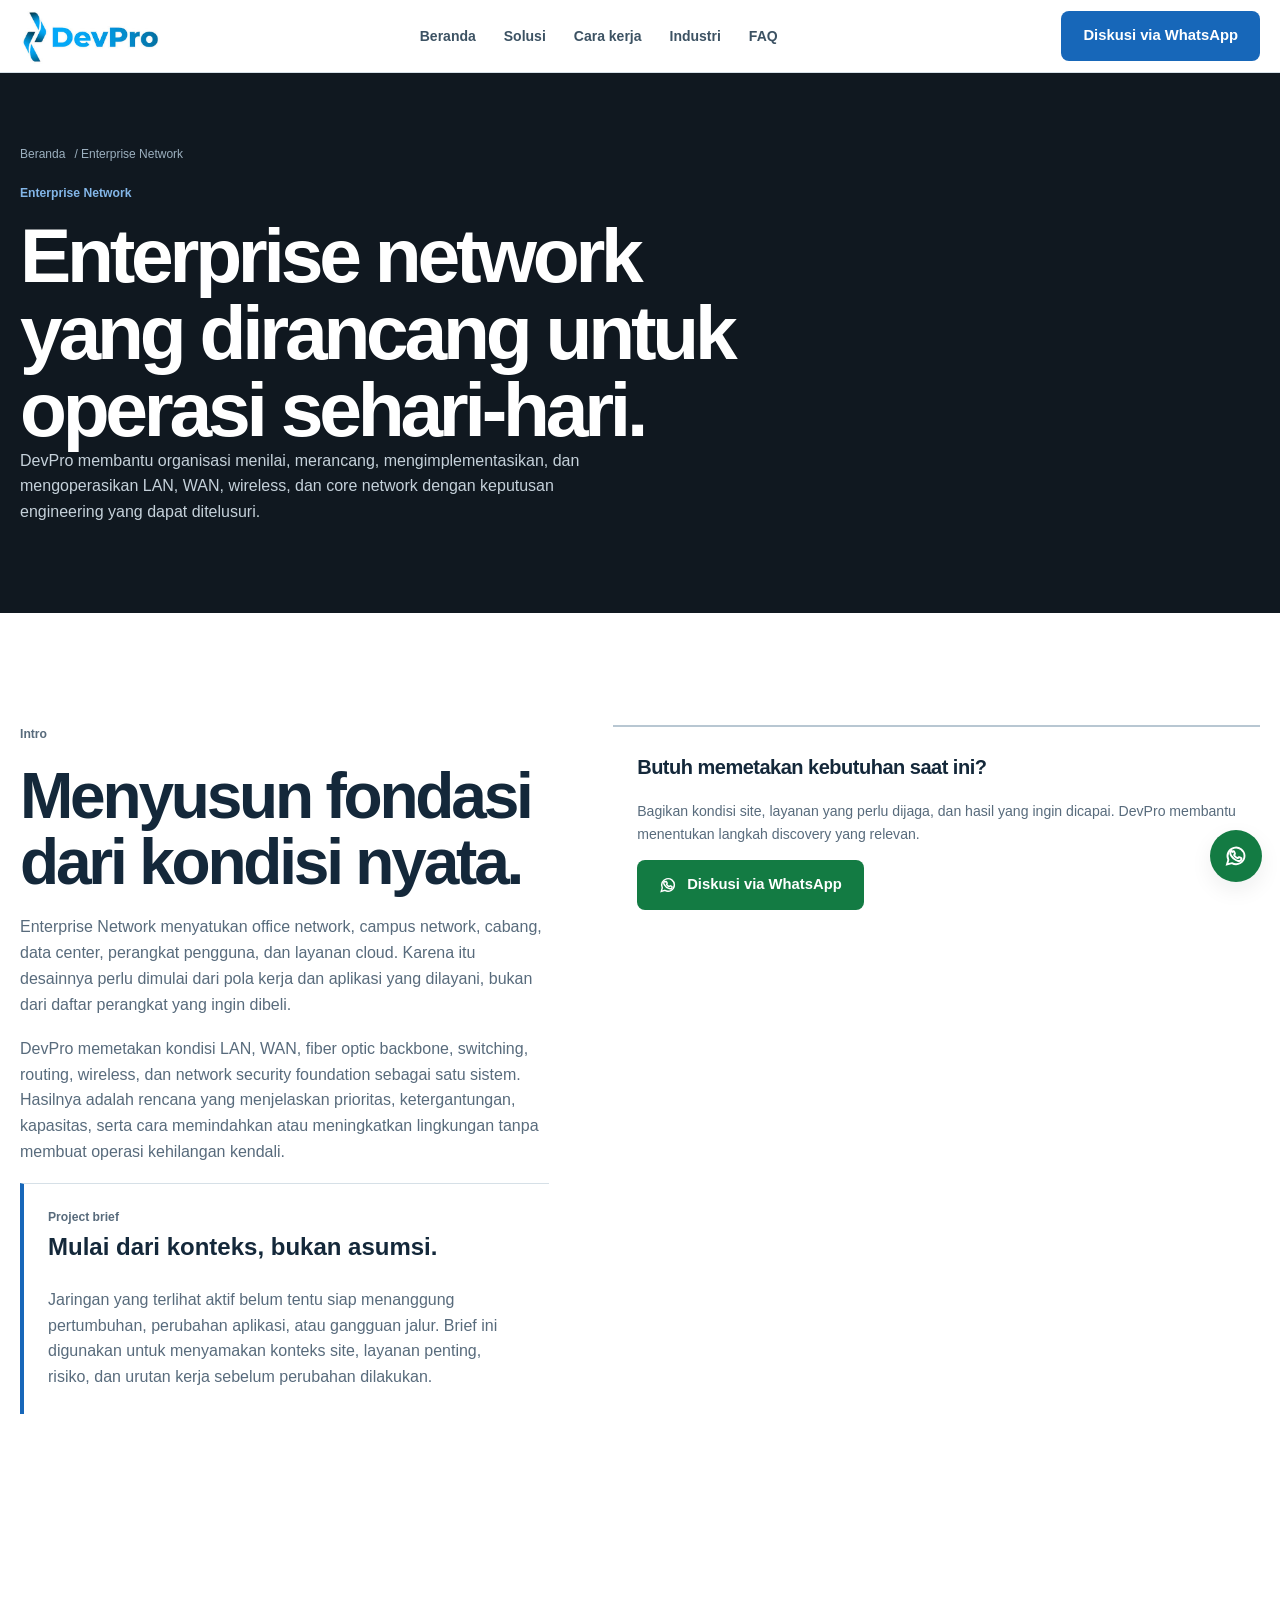
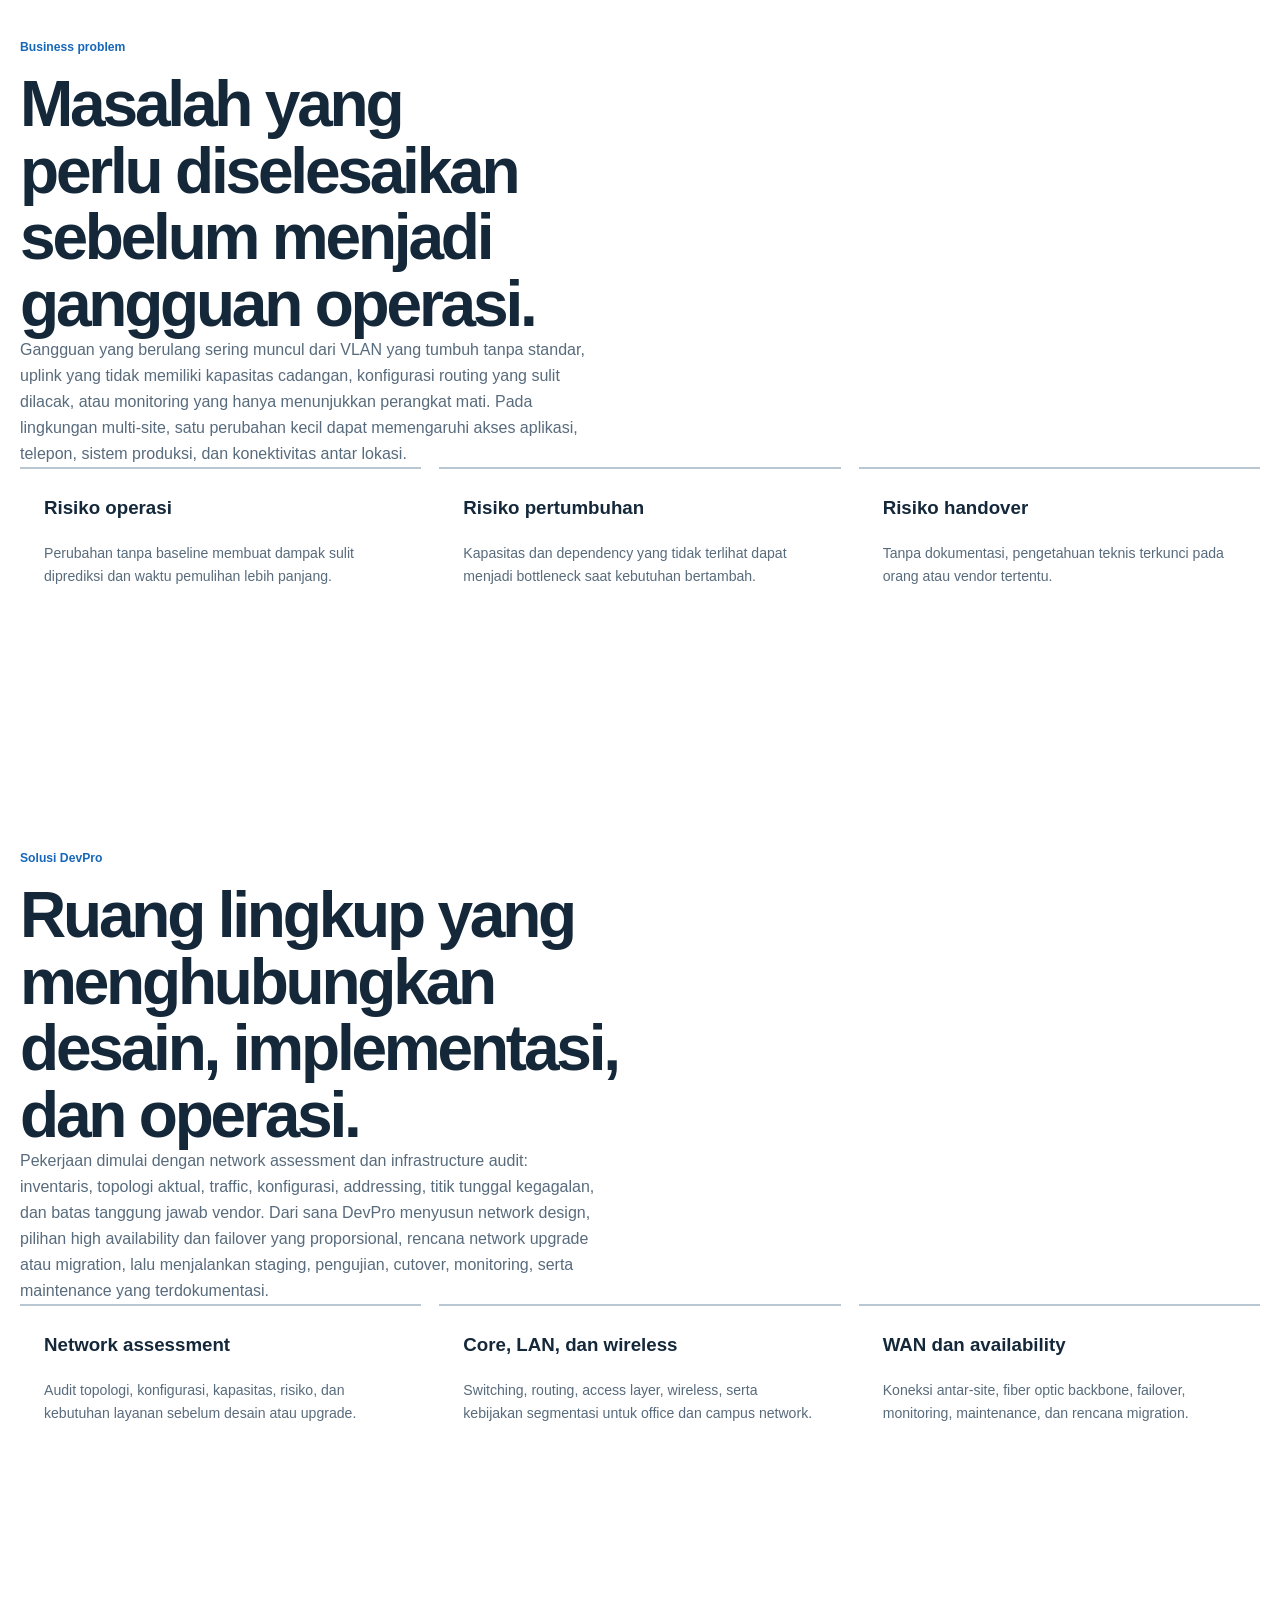
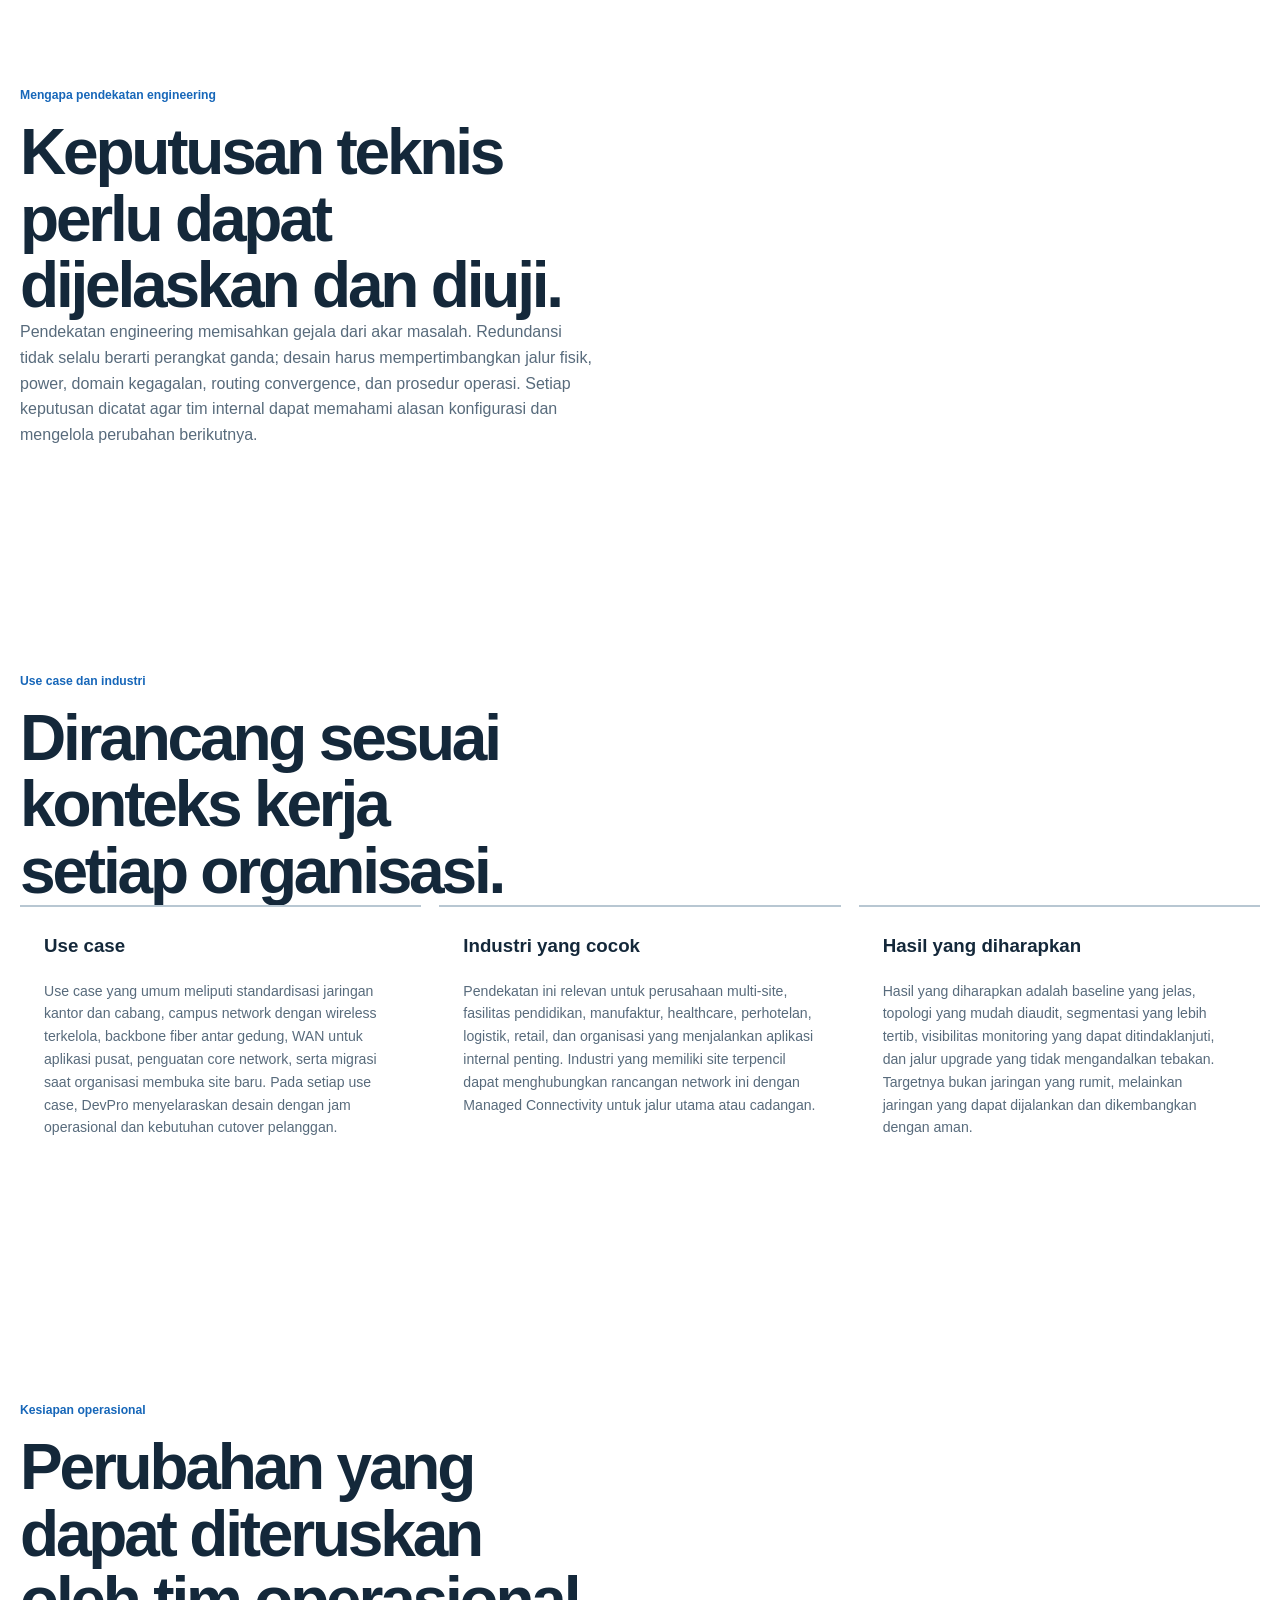
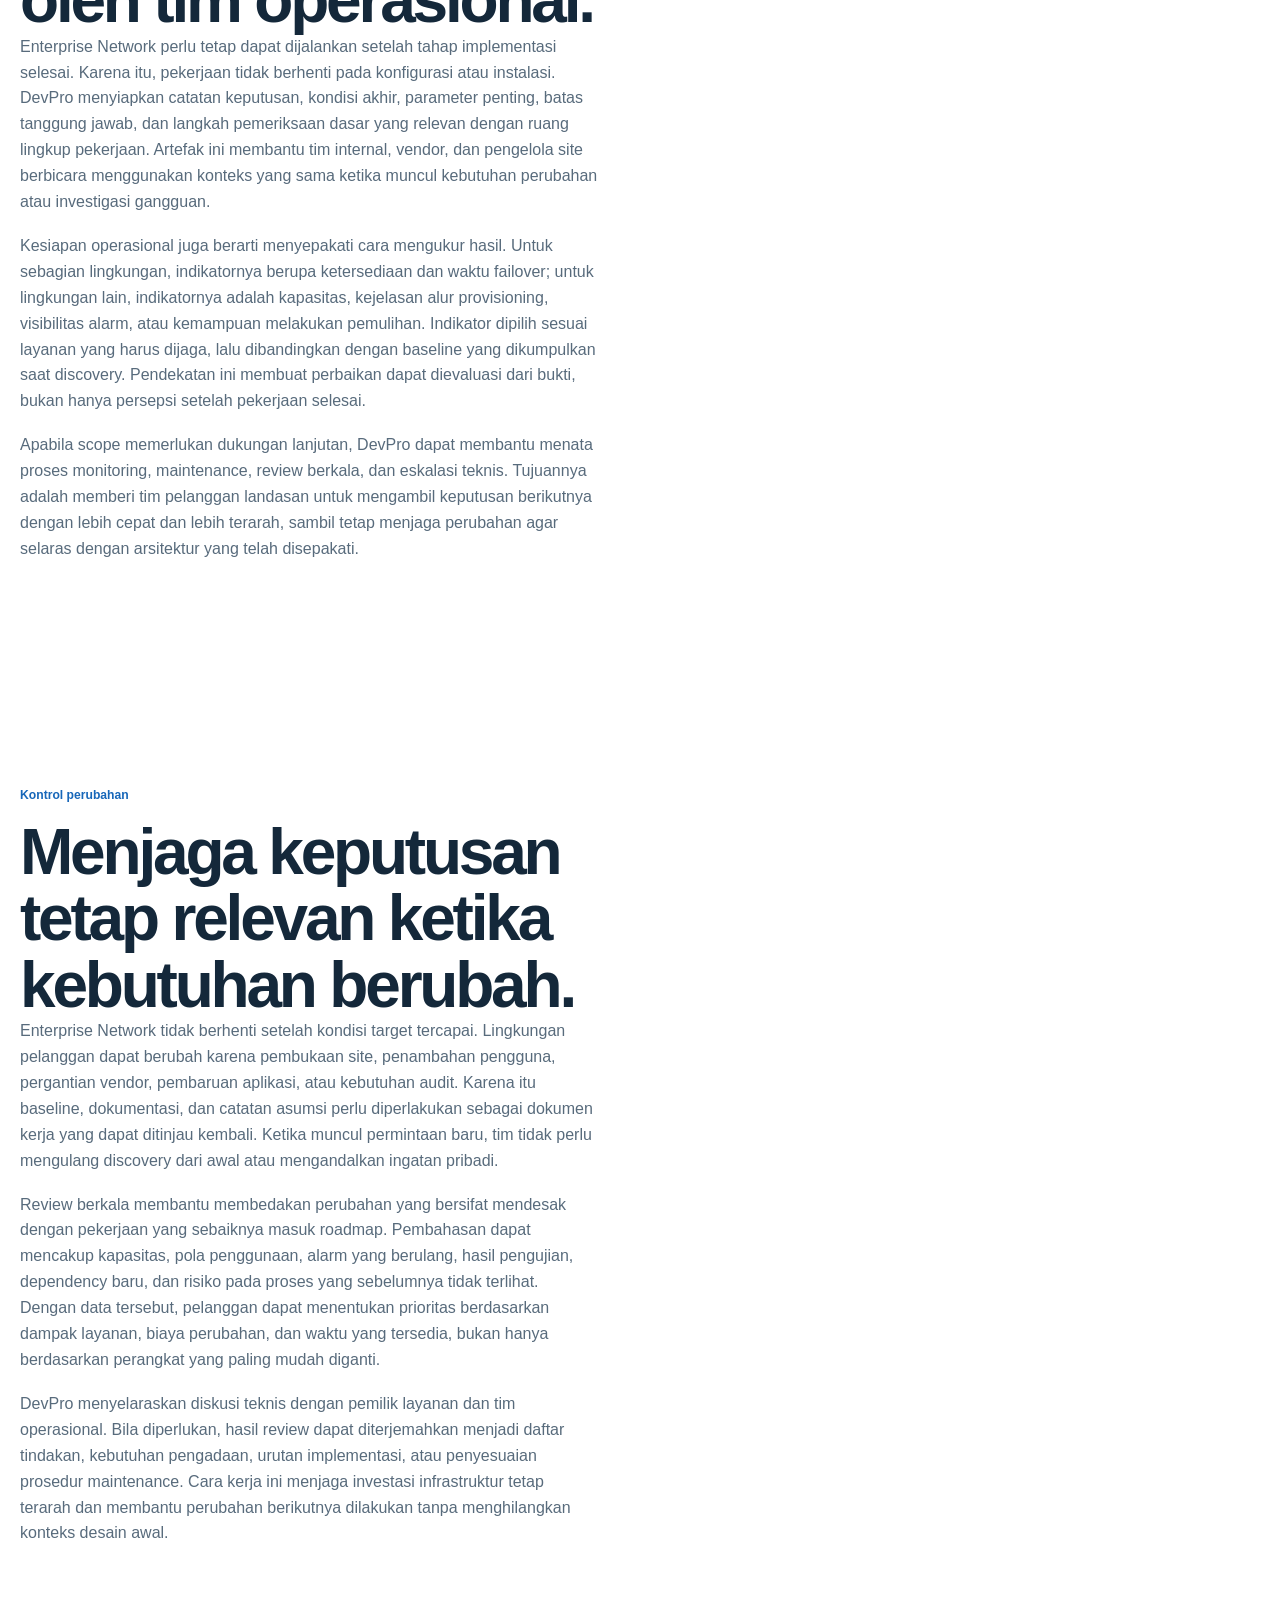
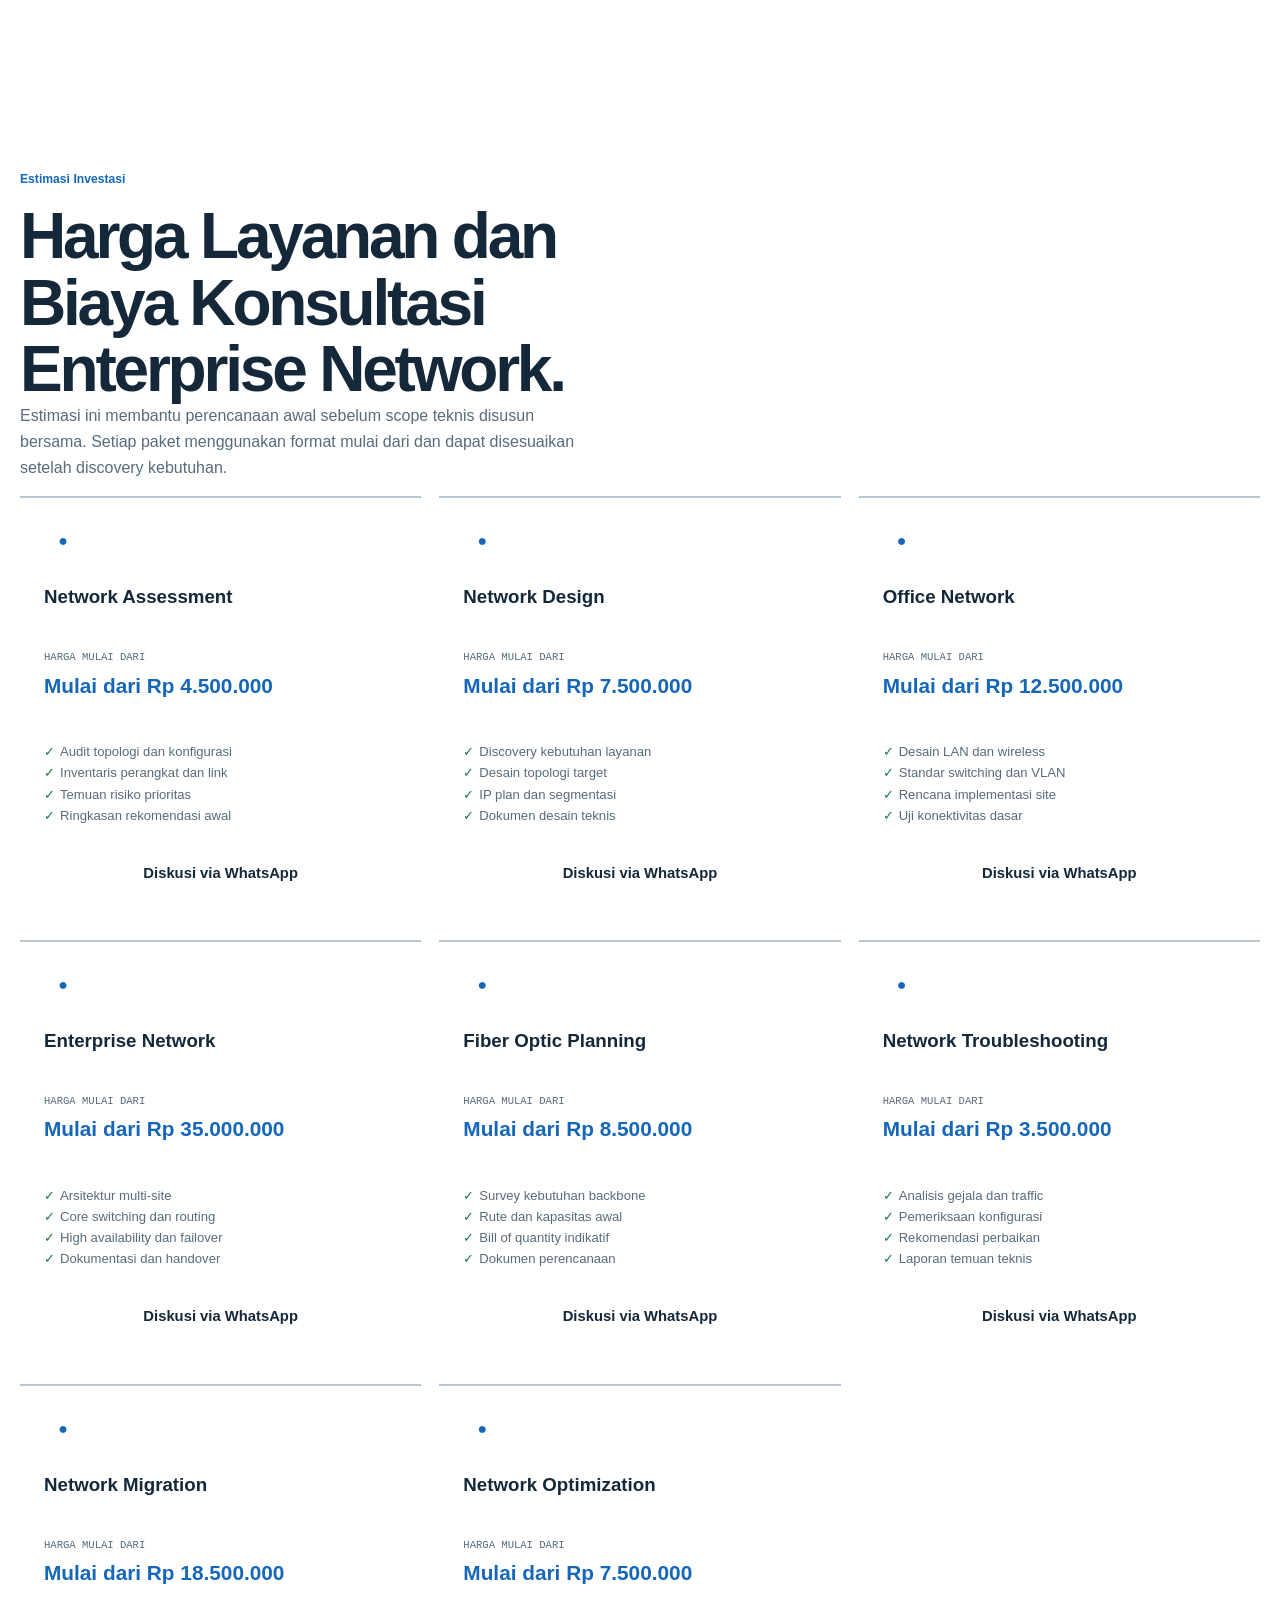
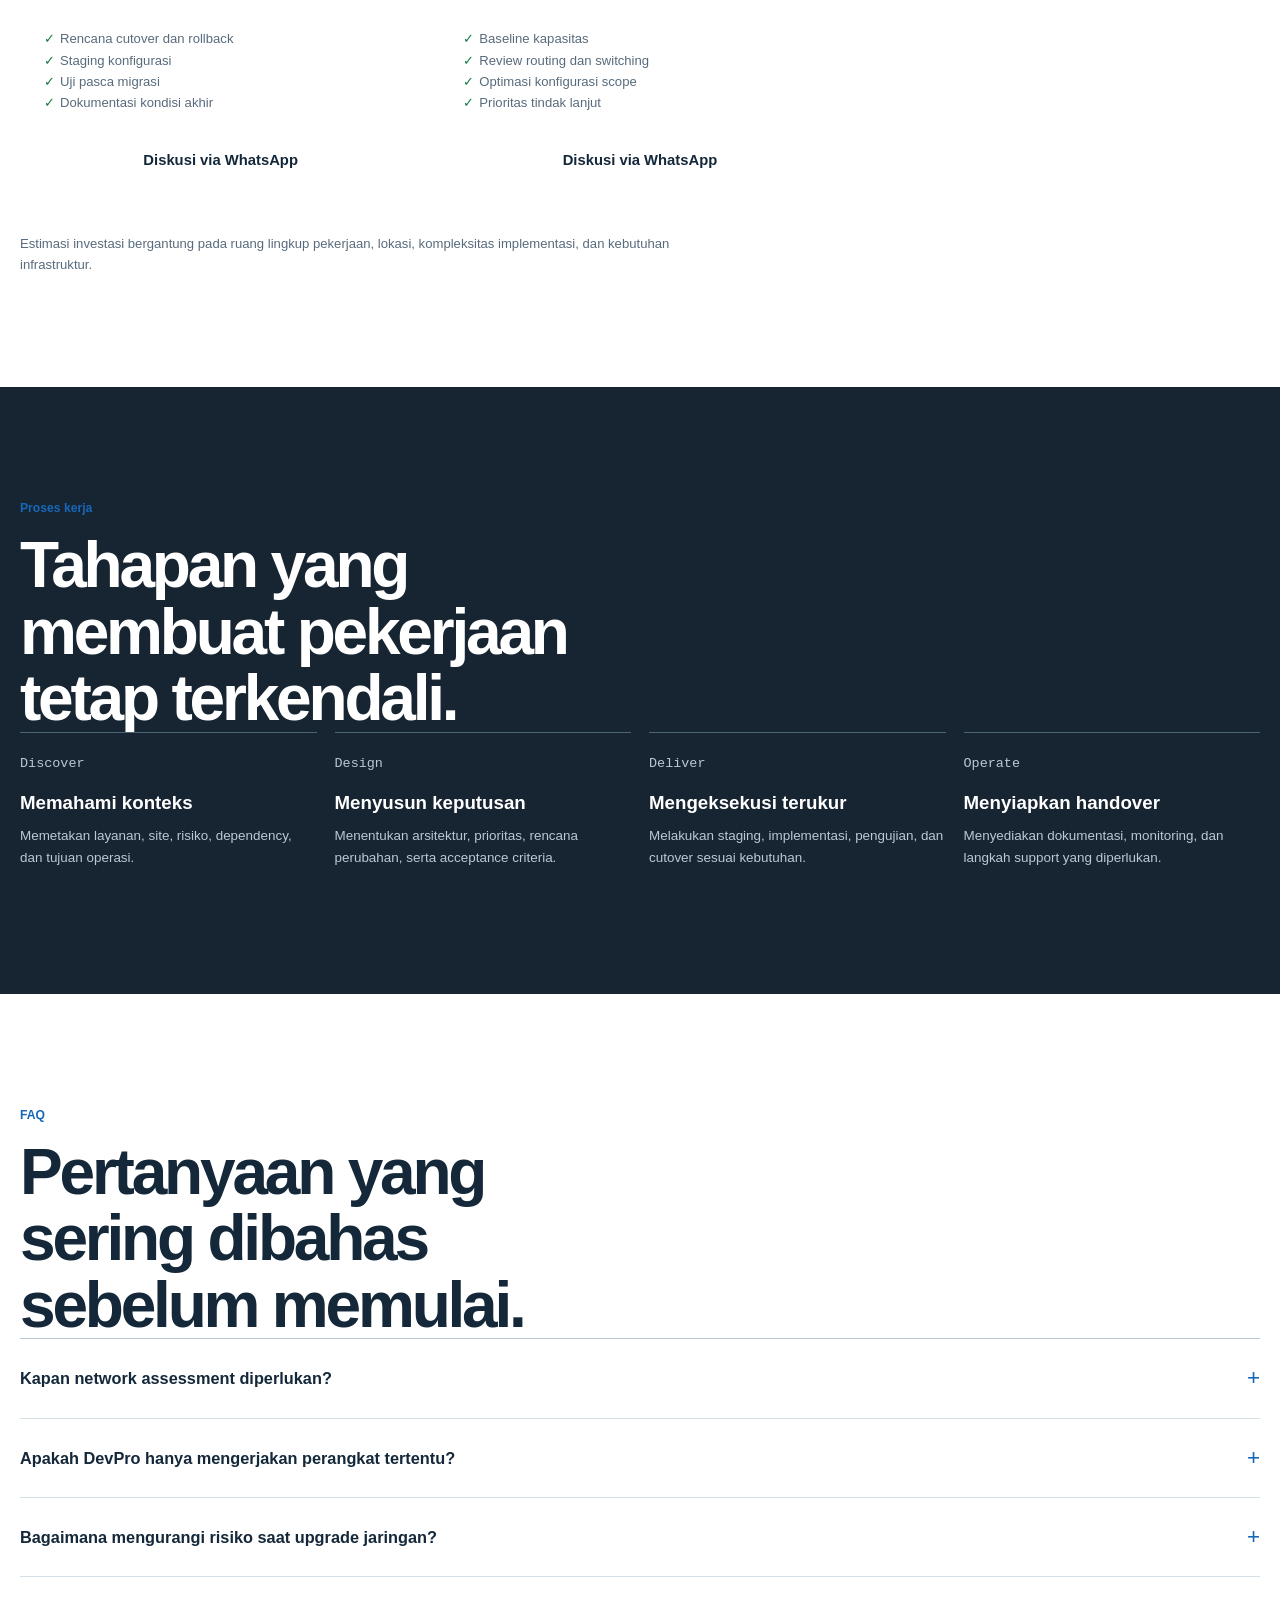
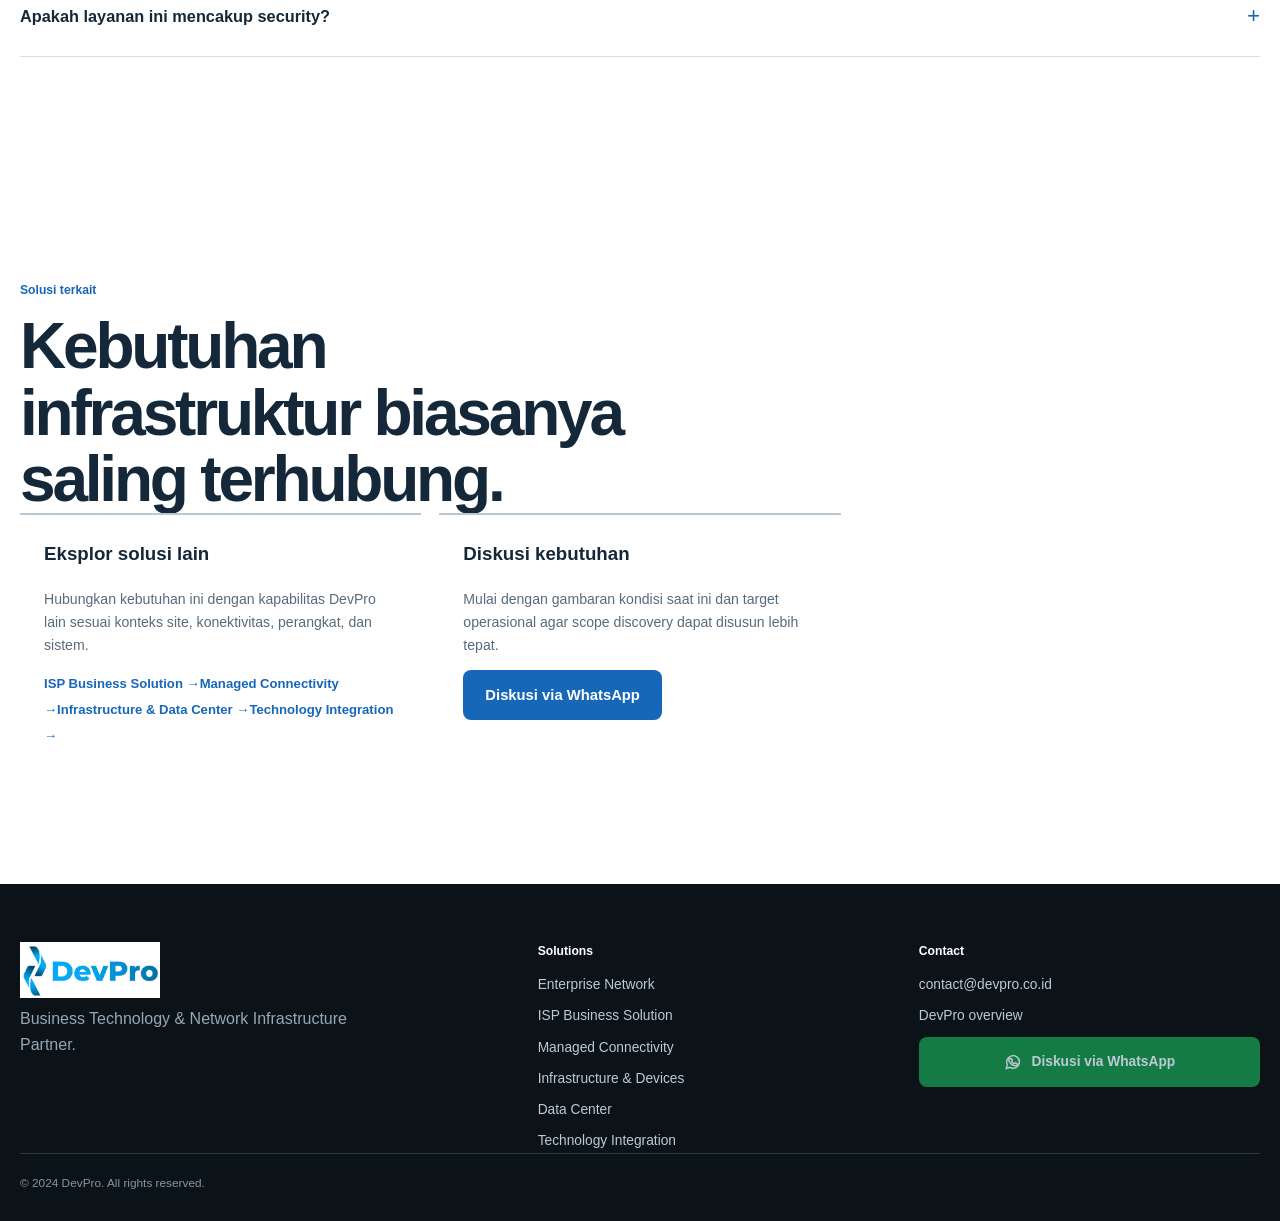
<file: network.html>
<!doctype html><html lang="id"><head><meta charset="UTF-8"><meta name="viewport" content="width=device-width, initial-scale=1"><meta name="description" content="Perencanaan, audit, implementasi, dan managed service enterprise network untuk LAN, WAN, campus, core network, wireless, dan konektivitas multi-site."><link rel="canonical" href="https://devpro.co.id/network.html"><link rel="icon" href="/assets/images/favicon/favicon.ico" sizes="any"><link rel="icon" type="image/png" href="/assets/images/favicon/favicon-32.png" sizes="32x32"><link rel="apple-touch-icon" href="/assets/images/favicon/apple-touch-icon.png"><meta property="og:type" content="website"><meta property="og:title" content="Enterprise Network: LAN, WAN, Wireless, dan Core Network | DevPro"><meta property="og:description" content="Perencanaan, audit, implementasi, dan managed service enterprise network untuk LAN, WAN, campus, core network, wireless, dan konektivitas multi-site."><meta property="og:url" content="https://devpro.co.id/network.html"><meta property="og:image" content="https://devpro.co.id/assets/images/logo/devpro-logo.png"><meta property="og:image:alt" content="DevPro"><meta name="twitter:card" content="summary_large_image"><meta name="twitter:title" content="Enterprise Network: LAN, WAN, Wireless, dan Core Network | DevPro"><meta name="twitter:description" content="Perencanaan, audit, implementasi, dan managed service enterprise network untuk LAN, WAN, campus, core network, wireless, dan konektivitas multi-site."><meta name="twitter:image" content="https://devpro.co.id/assets/images/logo/devpro-logo.png"><link rel="stylesheet" href="assets/css/site.css"><link rel="stylesheet" href="assets/css/refinements.css"><title>Enterprise Network: LAN, WAN, Wireless, dan Core Network | DevPro</title><script type="application/ld+json">{"@context":"https://schema.org","@graph":[{"@type":"BreadcrumbList","itemListElement":[{"@type":"ListItem","position":1,"name":"Beranda","item":"https://devpro.co.id/"},{"@type":"ListItem","position":2,"name":"Enterprise Network","item":"https://devpro.co.id/network.html"}]},{"@type":"Service","name":"Enterprise Network","description":"Perencanaan, audit, implementasi, dan managed service enterprise network untuk LAN, WAN, campus, core network, wireless, dan konektivitas multi-site.","url":"https://devpro.co.id/network.html","provider":{"@type":"Organization","name":"DevPro","url":"https://devpro.co.id/"},"areaServed":"Indonesia"},{"@type":"FAQPage","mainEntity":[{"@type":"Question","name":"Kapan network assessment diperlukan?","acceptedAnswer":{"@type":"Answer","text":"Assessment bermanfaat sebelum ekspansi, migration, penggantian perangkat, pembukaan site, atau ketika gangguan berulang belum memiliki akar masalah yang jelas."}},{"@type":"Question","name":"Apakah DevPro hanya mengerjakan perangkat tertentu?","acceptedAnswer":{"@type":"Answer","text":"Tidak. Rekomendasi dimulai dari kebutuhan arsitektur dan kondisi yang ada. Integrasi dapat mencakup lingkungan multi-vendor selama ruang lingkup dan akses teknis tersedia."}},{"@type":"Question","name":"Bagaimana mengurangi risiko saat upgrade jaringan?","acceptedAnswer":{"@type":"Answer","text":"DevPro menyusun desain target, rencana rollback, staging, pengujian, jadwal cutover, dan dokumentasi handover agar perubahan terukur."}},{"@type":"Question","name":"Apakah layanan ini mencakup security?","acceptedAnswer":{"@type":"Answer","text":"Network security foundation mencakup segmentasi, kontrol akses, dan integrasi kontrol perimeter dalam desain jaringan. Kebutuhan keamanan yang lebih spesifik dapat dipetakan dalam scope terpisah."}}]}]}</script></head><body><a class="skip-link" href="#main-content">Lewati ke konten utama</a><header class="site-header"><div class="container nav-wrap"><a class="brand" href="index.html" aria-label="DevPro beranda"><img src="/assets/images/logo/devpro-logo.png" alt="DevPro" width="150" height="60"></a><button class="menu-toggle" data-menu-toggle aria-expanded="false" aria-controls="primary-menu"><span class="sr-only">Buka menu</span><svg viewBox="0 0 24 24" fill="none" stroke="currentColor" stroke-width="2"><path d="M4 7h16M4 12h16M4 17h16"/></svg></button><nav class="nav-links" id="primary-menu" data-menu aria-label="Navigasi utama"><a href="index.html">Beranda</a><a href="index.html#solutions">Solusi</a><a href="index.html#approach">Cara kerja</a><a href="index.html#industries">Industri</a><a href="#faq">FAQ</a></nav><a class="button button-primary nav-cta" href="https://wa.me/62822104060?text=Halo%20DevPro%2C%20saya%20ingin%20mendiskusikan%20kebutuhan%20infrastruktur%20teknologi%20dan%20jaringan." target="_blank" rel="noopener noreferrer">Diskusi via WhatsApp</a></div></header><main id="main-content"><section class="page-hero"><div class="container"><p class="breadcrumb"><a href="index.html">Beranda</a> / Enterprise Network</p><p class="eyebrow">Enterprise Network</p><h1>Enterprise network yang dirancang untuk operasi sehari-hari.</h1><p>DevPro membantu organisasi menilai, merancang, mengimplementasikan, dan mengoperasikan LAN, WAN, wireless, dan core network dengan keputusan engineering yang dapat ditelusuri.</p></div></section><section class="section"><div class="container service-layout"><div class="service-prose"><p class="eyebrow">Intro</p><h2 class="section-title">Menyusun fondasi dari kondisi nyata.</h2><p>Enterprise Network menyatukan office network, campus network, cabang, data center, perangkat pengguna, dan layanan cloud. Karena itu desainnya perlu dimulai dari pola kerja dan aplikasi yang dilayani, bukan dari daftar perangkat yang ingin dibeli.</p><p>DevPro memetakan kondisi LAN, WAN, fiber optic backbone, switching, routing, wireless, dan network security foundation sebagai satu sistem. Hasilnya adalah rencana yang menjelaskan prioritas, ketergantungan, kapasitas, serta cara memindahkan atau meningkatkan lingkungan tanpa membuat operasi kehilangan kendali.</p><div class="brief-card"><p class="eyebrow">Project brief</p><h2>Mulai dari konteks, bukan asumsi.</h2><p>Jaringan yang terlihat aktif belum tentu siap menanggung pertumbuhan, perubahan aplikasi, atau gangguan jalur. Brief ini digunakan untuk menyamakan konteks site, layanan penting, risiko, dan urutan kerja sebelum perubahan dilakukan.</p></div></div><aside class="side-card"><h2>Butuh memetakan kebutuhan saat ini?</h2><p>Bagikan kondisi site, layanan yang perlu dijaga, dan hasil yang ingin dicapai. DevPro membantu menentukan langkah discovery yang relevan.</p></aside></div></section><section class="section services"><div class="container"><p class="eyebrow">Business problem</p><h2 class="section-title">Masalah yang perlu diselesaikan sebelum menjadi gangguan operasi.</h2><div class="service-prose"><p>Gangguan yang berulang sering muncul dari VLAN yang tumbuh tanpa standar, uplink yang tidak memiliki kapasitas cadangan, konfigurasi routing yang sulit dilacak, atau monitoring yang hanya menunjukkan perangkat mati. Pada lingkungan multi-site, satu perubahan kecil dapat memengaruhi akses aplikasi, telepon, sistem produksi, dan konektivitas antar lokasi.</p></div><div class="service-columns"><article><h3>Risiko operasi</h3><p>Perubahan tanpa baseline membuat dampak sulit diprediksi dan waktu pemulihan lebih panjang.</p></article><article><h3>Risiko pertumbuhan</h3><p>Kapasitas dan dependency yang tidak terlihat dapat menjadi bottleneck saat kebutuhan bertambah.</p></article><article><h3>Risiko handover</h3><p>Tanpa dokumentasi, pengetahuan teknis terkunci pada orang atau vendor tertentu.</p></article></div></div></section><section class="section"><div class="container"><p class="eyebrow">Solusi DevPro</p><h2 class="section-title">Ruang lingkup yang menghubungkan desain, implementasi, dan operasi.</h2><div class="service-prose"><p>Pekerjaan dimulai dengan network assessment dan infrastructure audit: inventaris, topologi aktual, traffic, konfigurasi, addressing, titik tunggal kegagalan, dan batas tanggung jawab vendor. Dari sana DevPro menyusun network design, pilihan high availability dan failover yang proporsional, rencana network upgrade atau migration, lalu menjalankan staging, pengujian, cutover, monitoring, serta maintenance yang terdokumentasi.</p></div><div class="service-columns"><article><h3>Network assessment</h3><p>Audit topologi, konfigurasi, kapasitas, risiko, dan kebutuhan layanan sebelum desain atau upgrade.</p></article><article><h3>Core, LAN, dan wireless</h3><p>Switching, routing, access layer, wireless, serta kebijakan segmentasi untuk office dan campus network.</p></article><article><h3>WAN dan availability</h3><p>Koneksi antar-site, fiber optic backbone, failover, monitoring, maintenance, dan rencana migration.</p></article></div></div></section><section class="section services"><div class="container"><p class="eyebrow">Mengapa pendekatan engineering</p><h2 class="section-title">Keputusan teknis perlu dapat dijelaskan dan diuji.</h2><div class="service-prose"><p>Pendekatan engineering memisahkan gejala dari akar masalah. Redundansi tidak selalu berarti perangkat ganda; desain harus mempertimbangkan jalur fisik, power, domain kegagalan, routing convergence, dan prosedur operasi. Setiap keputusan dicatat agar tim internal dapat memahami alasan konfigurasi dan mengelola perubahan berikutnya.</p></div></div></section><section class="section"><div class="container"><p class="eyebrow">Use case dan industri</p><h2 class="section-title">Dirancang sesuai konteks kerja setiap organisasi.</h2><div class="service-columns"><article><h3>Use case</h3><p>Use case yang umum meliputi standardisasi jaringan kantor dan cabang, campus network dengan wireless terkelola, backbone fiber antar gedung, WAN untuk aplikasi pusat, penguatan core network, serta migrasi saat organisasi membuka site baru. Pada setiap use case, DevPro menyelaraskan desain dengan jam operasional dan kebutuhan cutover pelanggan.</p></article><article><h3>Industri yang cocok</h3><p>Pendekatan ini relevan untuk perusahaan multi-site, fasilitas pendidikan, manufaktur, healthcare, perhotelan, logistik, retail, dan organisasi yang menjalankan aplikasi internal penting. Industri yang memiliki site terpencil dapat menghubungkan rancangan network ini dengan Managed Connectivity untuk jalur utama atau cadangan.</p></article><article><h3>Hasil yang diharapkan</h3><p>Hasil yang diharapkan adalah baseline yang jelas, topologi yang mudah diaudit, segmentasi yang lebih tertib, visibilitas monitoring yang dapat ditindaklanjuti, dan jalur upgrade yang tidak mengandalkan tebakan. Targetnya bukan jaringan yang rumit, melainkan jaringan yang dapat dijalankan dan dikembangkan dengan aman.</p></article></div></div></section><section class=section><div class=container><p class=eyebrow>Kesiapan operasional</p><h2 class=section-title>Perubahan yang dapat diteruskan oleh tim operasional.</h2><div class=service-prose><p>Enterprise Network perlu tetap dapat dijalankan setelah tahap implementasi selesai. Karena itu, pekerjaan tidak berhenti pada konfigurasi atau instalasi. DevPro menyiapkan catatan keputusan, kondisi akhir, parameter penting, batas tanggung jawab, dan langkah pemeriksaan dasar yang relevan dengan ruang lingkup pekerjaan. Artefak ini membantu tim internal, vendor, dan pengelola site berbicara menggunakan konteks yang sama ketika muncul kebutuhan perubahan atau investigasi gangguan.</p><p>Kesiapan operasional juga berarti menyepakati cara mengukur hasil. Untuk sebagian lingkungan, indikatornya berupa ketersediaan dan waktu failover; untuk lingkungan lain, indikatornya adalah kapasitas, kejelasan alur provisioning, visibilitas alarm, atau kemampuan melakukan pemulihan. Indikator dipilih sesuai layanan yang harus dijaga, lalu dibandingkan dengan baseline yang dikumpulkan saat discovery. Pendekatan ini membuat perbaikan dapat dievaluasi dari bukti, bukan hanya persepsi setelah pekerjaan selesai.</p><p>Apabila scope memerlukan dukungan lanjutan, DevPro dapat membantu menata proses monitoring, maintenance, review berkala, dan eskalasi teknis. Tujuannya adalah memberi tim pelanggan landasan untuk mengambil keputusan berikutnya dengan lebih cepat dan lebih terarah, sambil tetap menjaga perubahan agar selaras dengan arsitektur yang telah disepakati.</p></div></div></section><section class=section><div class=container><p class=eyebrow>Kontrol perubahan</p><h2 class=section-title>Menjaga keputusan tetap relevan ketika kebutuhan berubah.</h2><div class=service-prose><p>Enterprise Network tidak berhenti setelah kondisi target tercapai. Lingkungan pelanggan dapat berubah karena pembukaan site, penambahan pengguna, pergantian vendor, pembaruan aplikasi, atau kebutuhan audit. Karena itu baseline, dokumentasi, dan catatan asumsi perlu diperlakukan sebagai dokumen kerja yang dapat ditinjau kembali. Ketika muncul permintaan baru, tim tidak perlu mengulang discovery dari awal atau mengandalkan ingatan pribadi.</p><p>Review berkala membantu membedakan perubahan yang bersifat mendesak dengan pekerjaan yang sebaiknya masuk roadmap. Pembahasan dapat mencakup kapasitas, pola penggunaan, alarm yang berulang, hasil pengujian, dependency baru, dan risiko pada proses yang sebelumnya tidak terlihat. Dengan data tersebut, pelanggan dapat menentukan prioritas berdasarkan dampak layanan, biaya perubahan, dan waktu yang tersedia, bukan hanya berdasarkan perangkat yang paling mudah diganti.</p><p>DevPro menyelaraskan diskusi teknis dengan pemilik layanan dan tim operasional. Bila diperlukan, hasil review dapat diterjemahkan menjadi daftar tindakan, kebutuhan pengadaan, urutan implementasi, atau penyesuaian prosedur maintenance. Cara kerja ini menjaga investasi infrastruktur tetap terarah dan membantu perubahan berikutnya dilakukan tanpa menghilangkan konteks desain awal.</p></div></div></section><section class=section><div class=container><p class=eyebrow>Estimasi Investasi</p><h2 class=section-title>Harga Layanan dan Biaya Konsultasi Enterprise Network.</h2><p class=pricing-intro>Estimasi ini membantu perencanaan awal sebelum scope teknis disusun bersama. Setiap paket menggunakan format mulai dari dan dapat disesuaikan setelah discovery kebutuhan.</p><div class=pricing-grid><article class=pricing-card><span class=pricing-icon aria-hidden=true>●</span><h3>Network Assessment</h3><p class=pricing-label>Harga mulai dari</p><p class=pricing-price>Mulai dari Rp 4.500.000</p><ul><li>Audit topologi dan konfigurasi</li><li>Inventaris perangkat dan link</li><li>Temuan risiko prioritas</li><li>Ringkasan rekomendasi awal</li></ul><a class=button href=https://wa.me/62822104060?text=Halo%20DevPro%2C%20saya%20ingin%20konsultasi%20mengenai%20Enterprise%20Network. target=_blank rel=noopener>Diskusi via WhatsApp</a></article><article class=pricing-card><span class=pricing-icon aria-hidden=true>●</span><h3>Network Design</h3><p class=pricing-label>Harga mulai dari</p><p class=pricing-price>Mulai dari Rp 7.500.000</p><ul><li>Discovery kebutuhan layanan</li><li>Desain topologi target</li><li>IP plan dan segmentasi</li><li>Dokumen desain teknis</li></ul><a class=button href=https://wa.me/62822104060?text=Halo%20DevPro%2C%20saya%20ingin%20konsultasi%20mengenai%20Enterprise%20Network. target=_blank rel=noopener>Diskusi via WhatsApp</a></article><article class=pricing-card><span class=pricing-icon aria-hidden=true>●</span><h3>Office Network</h3><p class=pricing-label>Harga mulai dari</p><p class=pricing-price>Mulai dari Rp 12.500.000</p><ul><li>Desain LAN dan wireless</li><li>Standar switching dan VLAN</li><li>Rencana implementasi site</li><li>Uji konektivitas dasar</li></ul><a class=button href=https://wa.me/62822104060?text=Halo%20DevPro%2C%20saya%20ingin%20konsultasi%20mengenai%20Enterprise%20Network. target=_blank rel=noopener>Diskusi via WhatsApp</a></article><article class=pricing-card><span class=pricing-icon aria-hidden=true>●</span><h3>Enterprise Network</h3><p class=pricing-label>Harga mulai dari</p><p class=pricing-price>Mulai dari Rp 35.000.000</p><ul><li>Arsitektur multi-site</li><li>Core switching dan routing</li><li>High availability dan failover</li><li>Dokumentasi dan handover</li></ul><a class=button href=https://wa.me/62822104060?text=Halo%20DevPro%2C%20saya%20ingin%20konsultasi%20mengenai%20Enterprise%20Network. target=_blank rel=noopener>Diskusi via WhatsApp</a></article><article class=pricing-card><span class=pricing-icon aria-hidden=true>●</span><h3>Fiber Optic Planning</h3><p class=pricing-label>Harga mulai dari</p><p class=pricing-price>Mulai dari Rp 8.500.000</p><ul><li>Survey kebutuhan backbone</li><li>Rute dan kapasitas awal</li><li>Bill of quantity indikatif</li><li>Dokumen perencanaan</li></ul><a class=button href=https://wa.me/62822104060?text=Halo%20DevPro%2C%20saya%20ingin%20konsultasi%20mengenai%20Enterprise%20Network. target=_blank rel=noopener>Diskusi via WhatsApp</a></article><article class=pricing-card><span class=pricing-icon aria-hidden=true>●</span><h3>Network Troubleshooting</h3><p class=pricing-label>Harga mulai dari</p><p class=pricing-price>Mulai dari Rp 3.500.000</p><ul><li>Analisis gejala dan traffic</li><li>Pemeriksaan konfigurasi</li><li>Rekomendasi perbaikan</li><li>Laporan temuan teknis</li></ul><a class=button href=https://wa.me/62822104060?text=Halo%20DevPro%2C%20saya%20ingin%20konsultasi%20mengenai%20Enterprise%20Network. target=_blank rel=noopener>Diskusi via WhatsApp</a></article><article class=pricing-card><span class=pricing-icon aria-hidden=true>●</span><h3>Network Migration</h3><p class=pricing-label>Harga mulai dari</p><p class=pricing-price>Mulai dari Rp 18.500.000</p><ul><li>Rencana cutover dan rollback</li><li>Staging konfigurasi</li><li>Uji pasca migrasi</li><li>Dokumentasi kondisi akhir</li></ul><a class=button href=https://wa.me/62822104060?text=Halo%20DevPro%2C%20saya%20ingin%20konsultasi%20mengenai%20Enterprise%20Network. target=_blank rel=noopener>Diskusi via WhatsApp</a></article><article class=pricing-card><span class=pricing-icon aria-hidden=true>●</span><h3>Network Optimization</h3><p class=pricing-label>Harga mulai dari</p><p class=pricing-price>Mulai dari Rp 7.500.000</p><ul><li>Baseline kapasitas</li><li>Review routing dan switching</li><li>Optimasi konfigurasi scope</li><li>Prioritas tindak lanjut</li></ul><a class=button href=https://wa.me/62822104060?text=Halo%20DevPro%2C%20saya%20ingin%20konsultasi%20mengenai%20Enterprise%20Network. target=_blank rel=noopener>Diskusi via WhatsApp</a></article></div><p class=pricing-disclaimer>Estimasi investasi bergantung pada ruang lingkup pekerjaan, lokasi, kompleksitas implementasi, dan kebutuhan infrastruktur.</p></div></section><section class="section delivery"><div class="container"><p class="eyebrow">Proses kerja</p><h2 class="section-title">Tahapan yang membuat pekerjaan tetap terkendali.</h2><div class="delivery-grid"><article class="delivery-card"><p class="delivery-step">Discover</p><h3>Memahami konteks</h3><p>Memetakan layanan, site, risiko, dependency, dan tujuan operasi.</p></article><article class="delivery-card"><p class="delivery-step">Design</p><h3>Menyusun keputusan</h3><p>Menentukan arsitektur, prioritas, rencana perubahan, serta acceptance criteria.</p></article><article class="delivery-card"><p class="delivery-step">Deliver</p><h3>Mengeksekusi terukur</h3><p>Melakukan staging, implementasi, pengujian, dan cutover sesuai kebutuhan.</p></article><article class="delivery-card"><p class="delivery-step">Operate</p><h3>Menyiapkan handover</h3><p>Menyediakan dokumentasi, monitoring, dan langkah support yang diperlukan.</p></article></div></div></section><section class="section" id="faq"><div class="container"><p class="eyebrow">FAQ</p><h2 class="section-title">Pertanyaan yang sering dibahas sebelum memulai.</h2><div class="faq-list"><details class="faq"><summary>Kapan network assessment diperlukan?</summary><p>Assessment bermanfaat sebelum ekspansi, migration, penggantian perangkat, pembukaan site, atau ketika gangguan berulang belum memiliki akar masalah yang jelas.</p></details><details class="faq"><summary>Apakah DevPro hanya mengerjakan perangkat tertentu?</summary><p>Tidak. Rekomendasi dimulai dari kebutuhan arsitektur dan kondisi yang ada. Integrasi dapat mencakup lingkungan multi-vendor selama ruang lingkup dan akses teknis tersedia.</p></details><details class="faq"><summary>Bagaimana mengurangi risiko saat upgrade jaringan?</summary><p>DevPro menyusun desain target, rencana rollback, staging, pengujian, jadwal cutover, dan dokumentasi handover agar perubahan terukur.</p></details><details class="faq"><summary>Apakah layanan ini mencakup security?</summary><p>Network security foundation mencakup segmentasi, kontrol akses, dan integrasi kontrol perimeter dalam desain jaringan. Kebutuhan keamanan yang lebih spesifik dapat dipetakan dalam scope terpisah.</p></details></div></div></section><section class="section services"><div class="container"><p class="eyebrow">Solusi terkait</p><h2 class="section-title">Kebutuhan infrastruktur biasanya saling terhubung.</h2><div class="service-columns"><article><h3>Eksplor solusi lain</h3><p>Hubungkan kebutuhan ini dengan kapabilitas DevPro lain sesuai konteks site, konektivitas, perangkat, dan sistem.</p><a class="inline-link" href="isp.html">ISP Business Solution &rarr;</a><a class="inline-link" href="starlink.html">Managed Connectivity &rarr;</a><a class="inline-link" href="datacenter.html">Infrastructure &amp; Data Center &rarr;</a><a class="inline-link" href="integration.html">Technology Integration &rarr;</a></article><article><h3>Diskusi kebutuhan</h3><p>Mulai dengan gambaran kondisi saat ini dan target operasional agar scope discovery dapat disusun lebih tepat.</p><a class="button button-primary" href="https://wa.me/62822104060?text=Halo%20DevPro%2C%20saya%20ingin%20mendiskusikan%20kebutuhan%20infrastruktur%20teknologi%20dan%20jaringan." target="_blank" rel="noopener noreferrer">Diskusi via WhatsApp</a></article></div></div></section></main><footer class="site-footer"><div class="container"><div class="footer-grid"><div><a class="brand" href="index.html" aria-label="DevPro beranda"><img src="/assets/images/logo/devpro-logo.png" alt="DevPro" width="150" height="60" loading="lazy"></a><p class="footer-copy">Business Technology &amp; Network Infrastructure Partner.</p></div><div><p class="footer-heading">Solutions</p><div class="footer-links"><a href="network.html">Enterprise Network</a><a href="isp.html">ISP Business Solution</a><a href="starlink.html">Managed Connectivity</a><a href="datacenter.html#infrastructure-devices">Infrastructure &amp; Devices</a><a href="datacenter.html#data-center">Data Center</a><a href="integration.html">Technology Integration</a></div></div><div><p class="footer-heading">Contact</p><div class="footer-links"><a href="mailto:contact@devpro.co.id">contact@devpro.co.id</a><a href="index.html">DevPro overview</a></div></div></div><div class="footer-bottom">&copy; 2024 DevPro. All rights reserved.</div></div></footer><script src="assets/js/site.js" defer></script><script src="assets/js/whatsapp.js" defer></script></body></html>
</file>
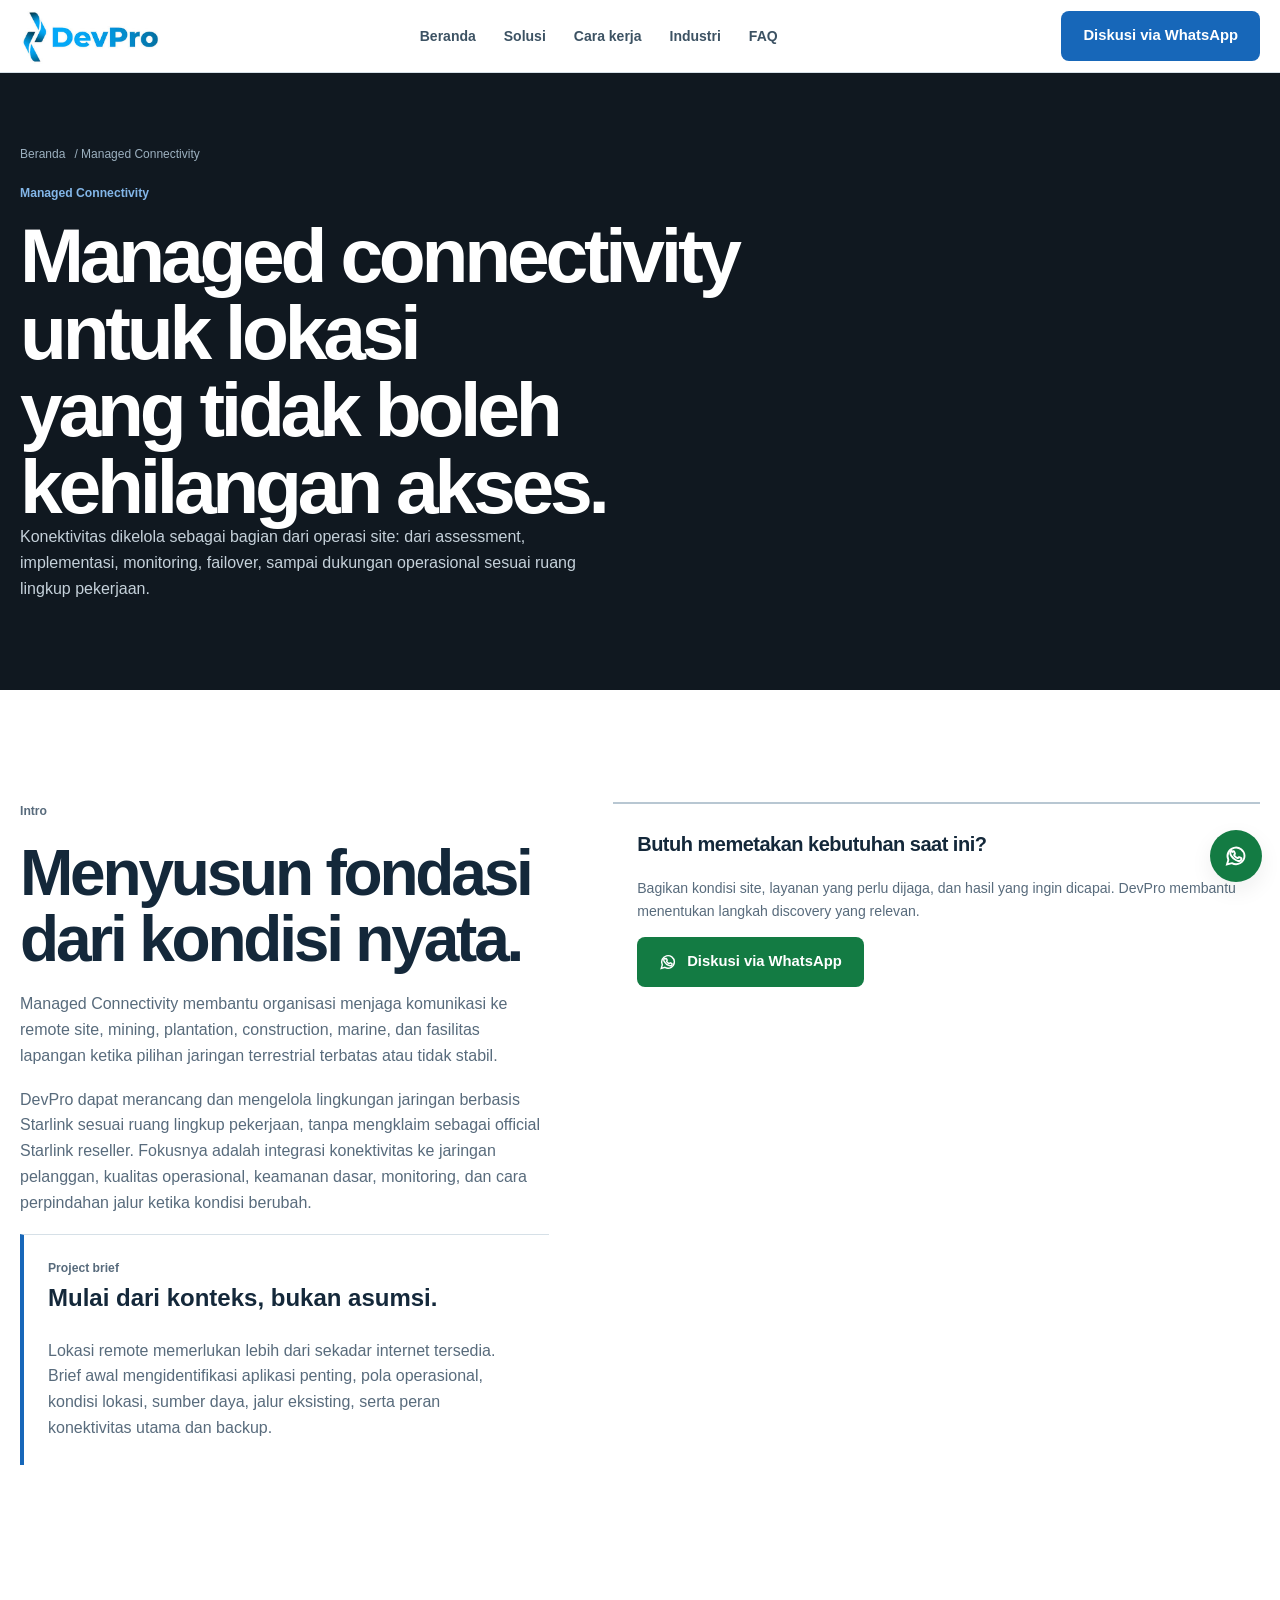
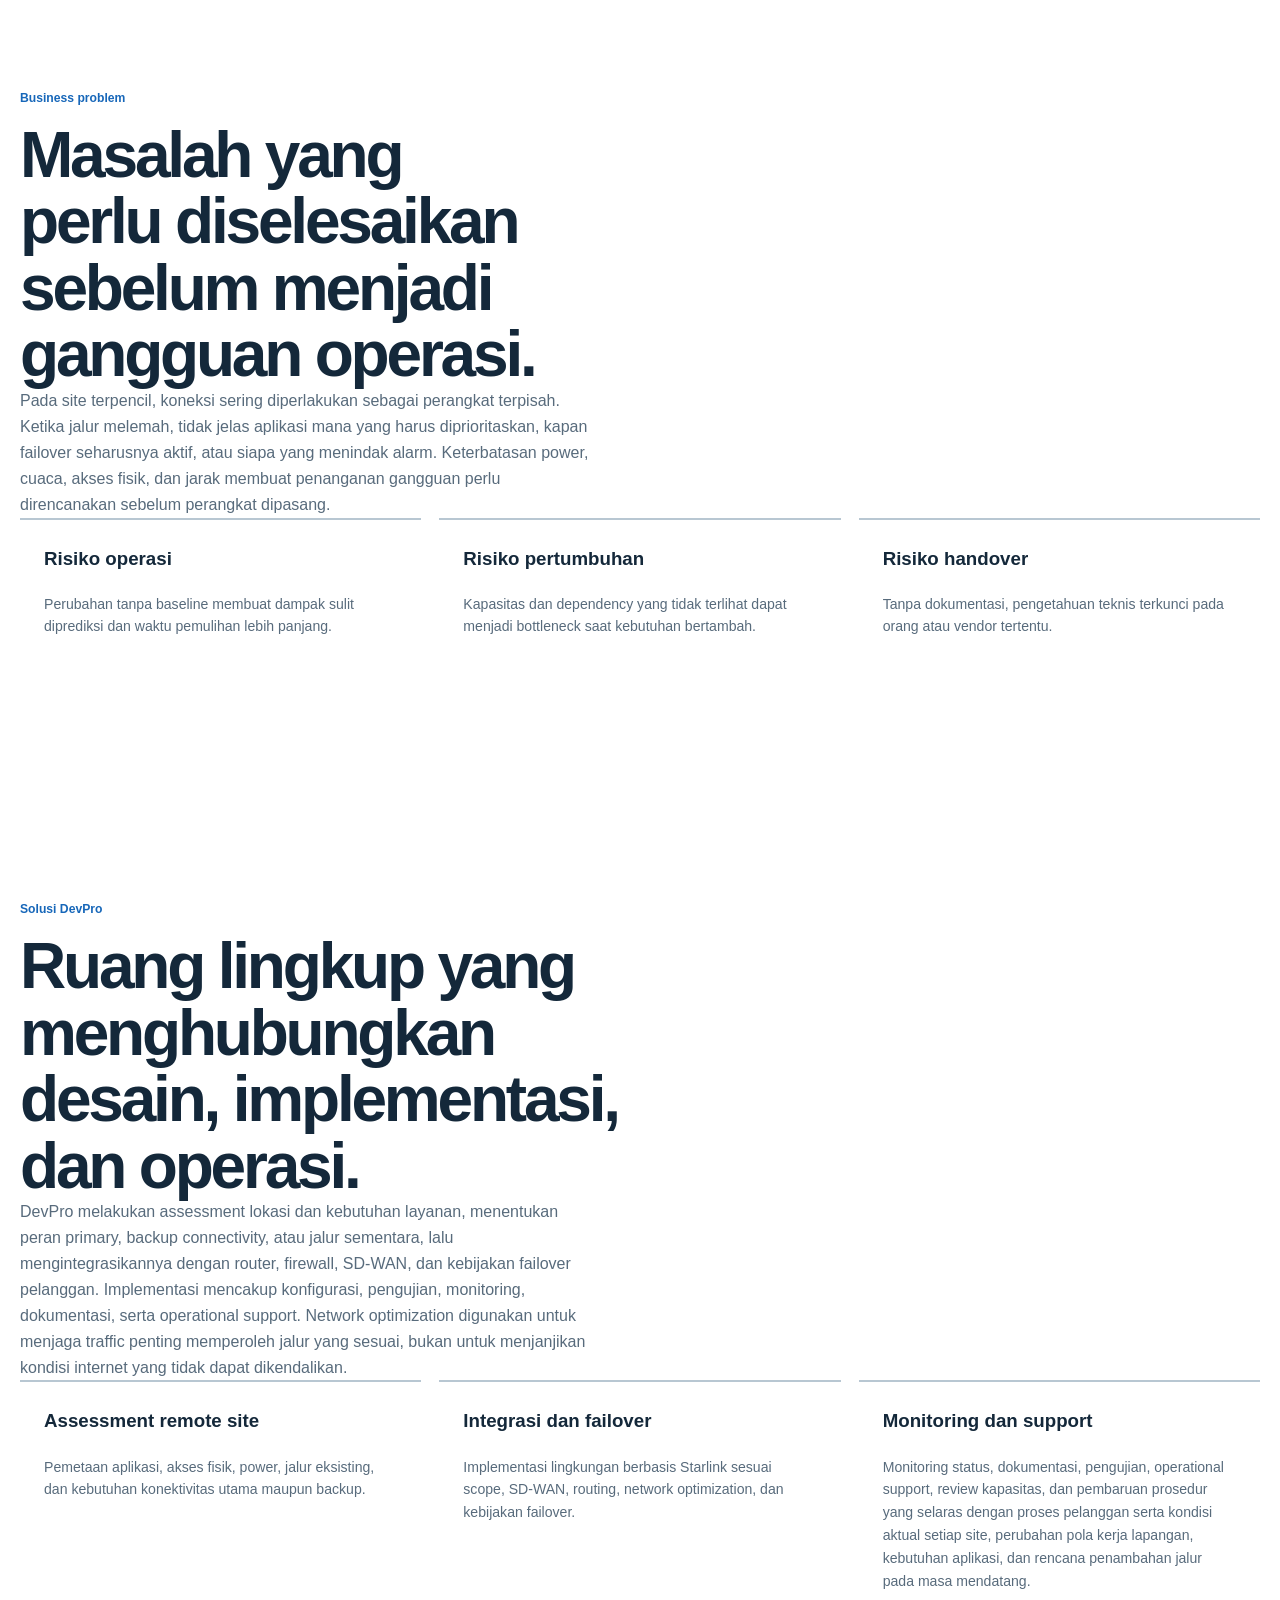
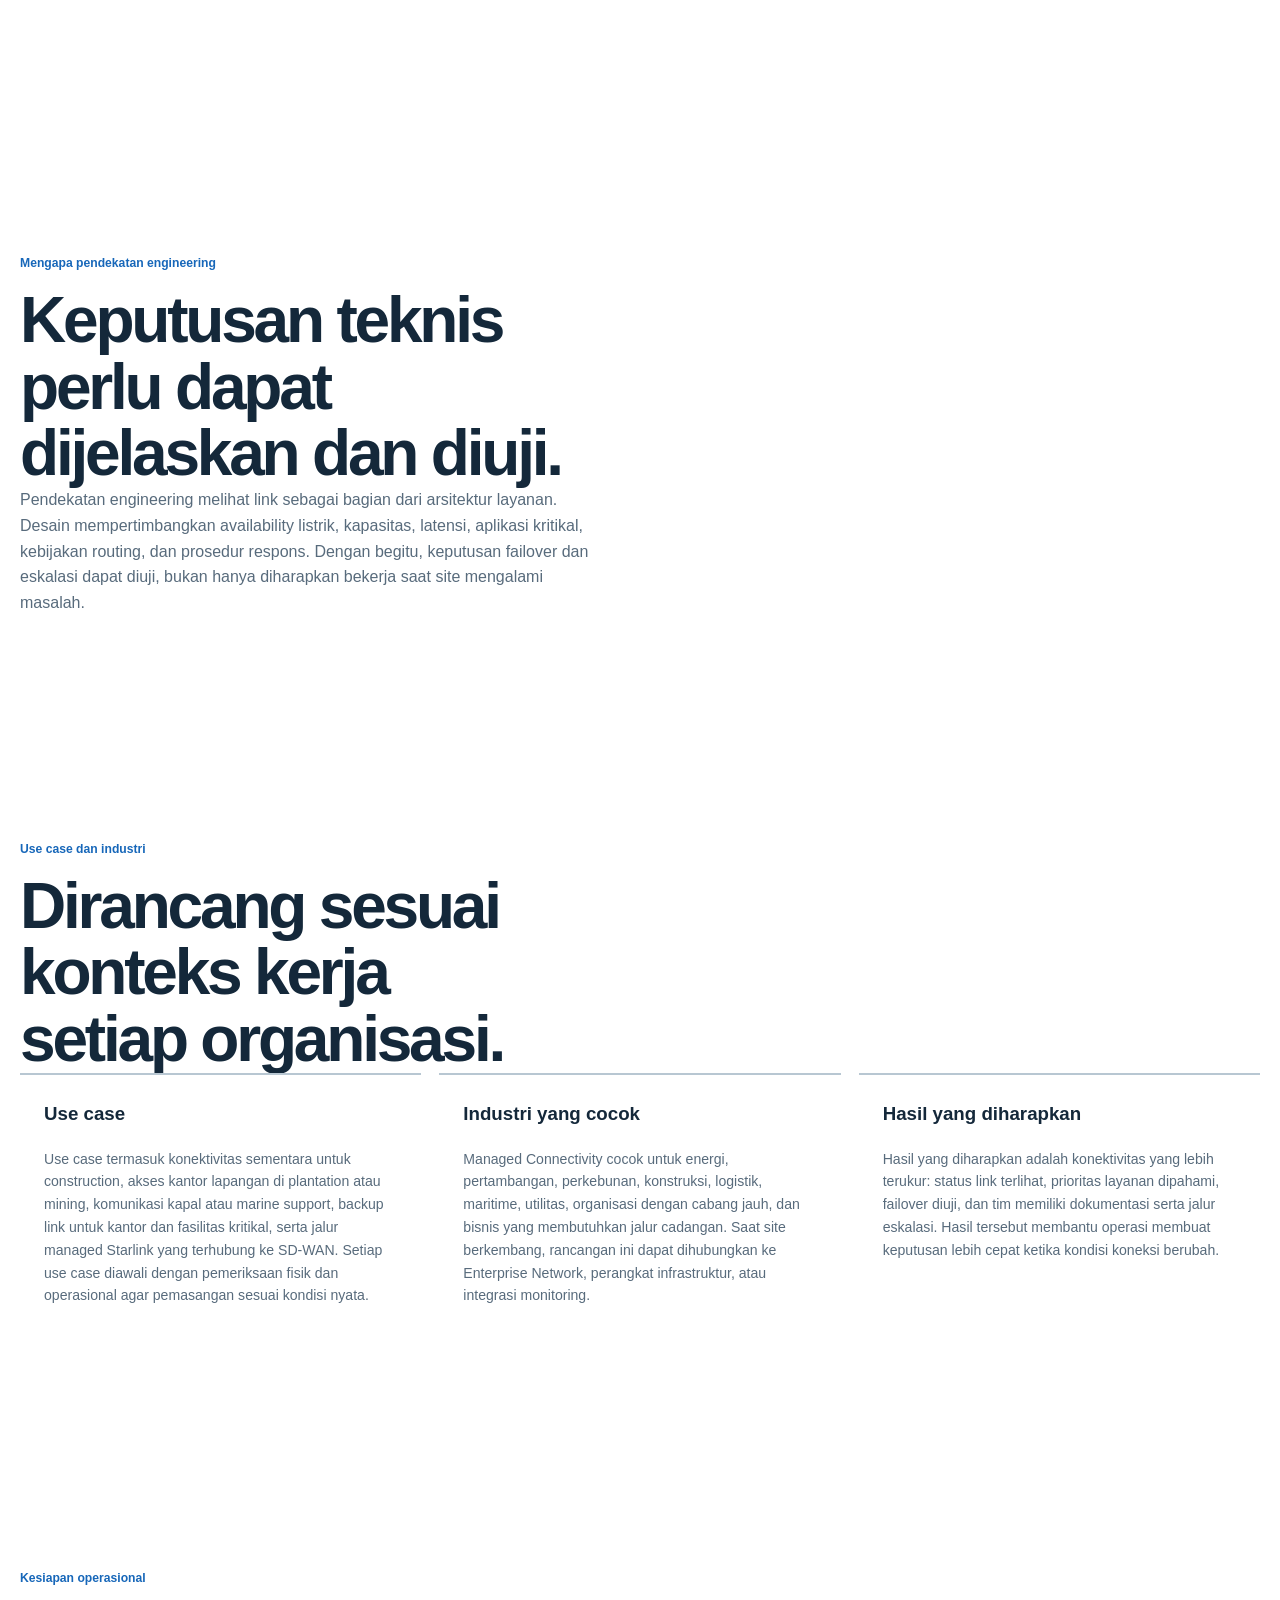
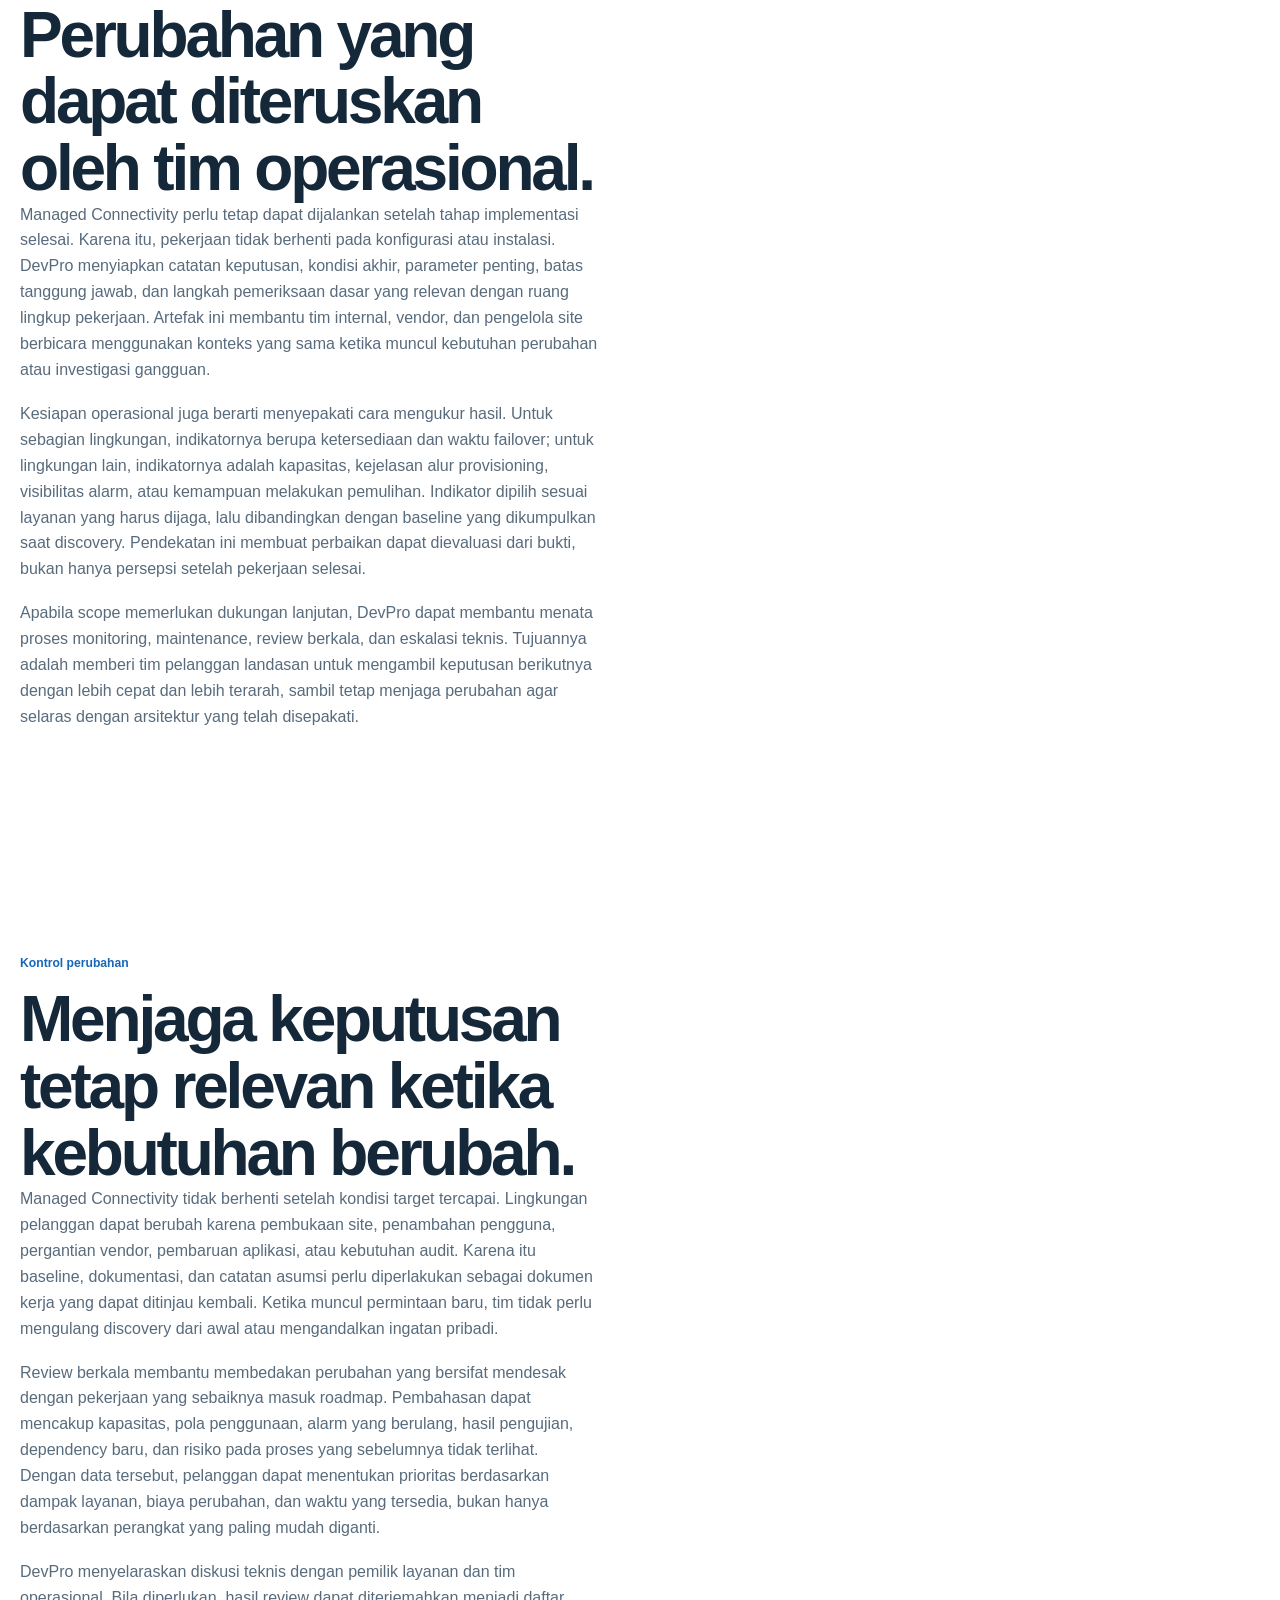
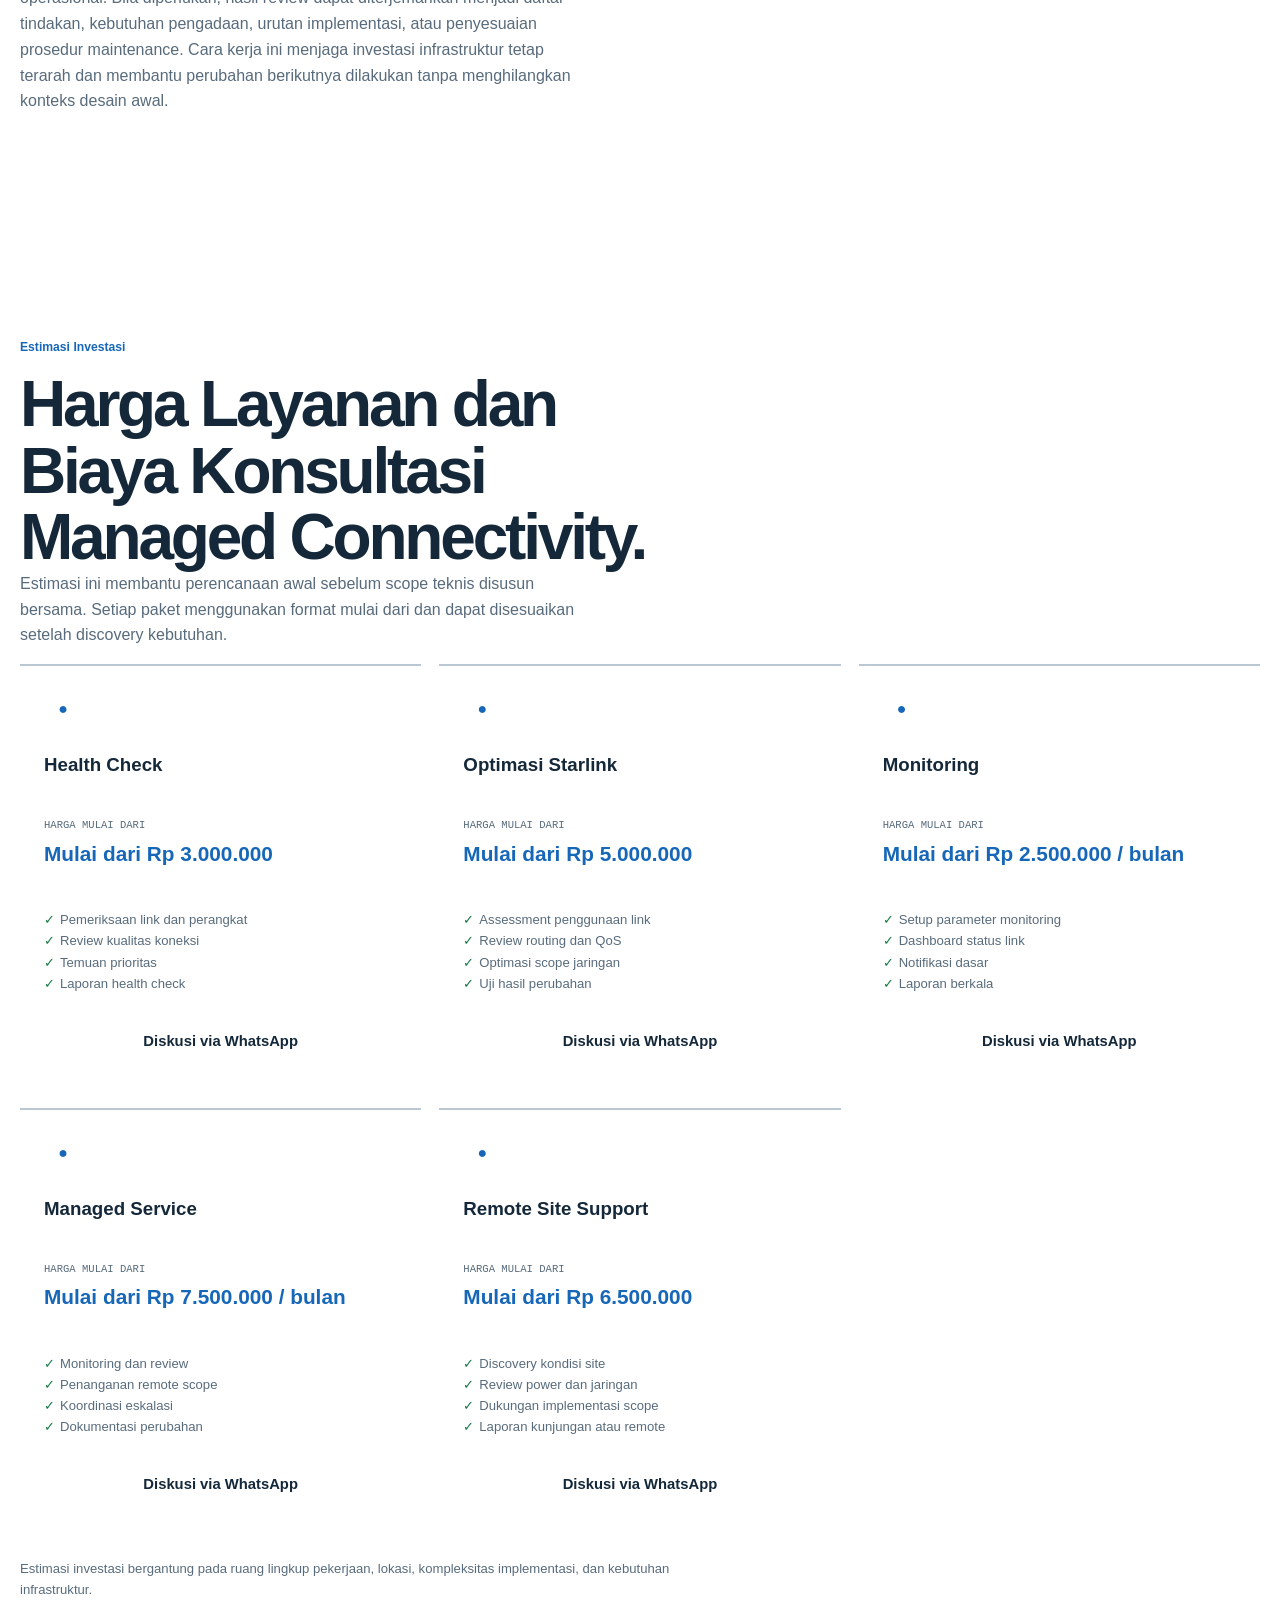
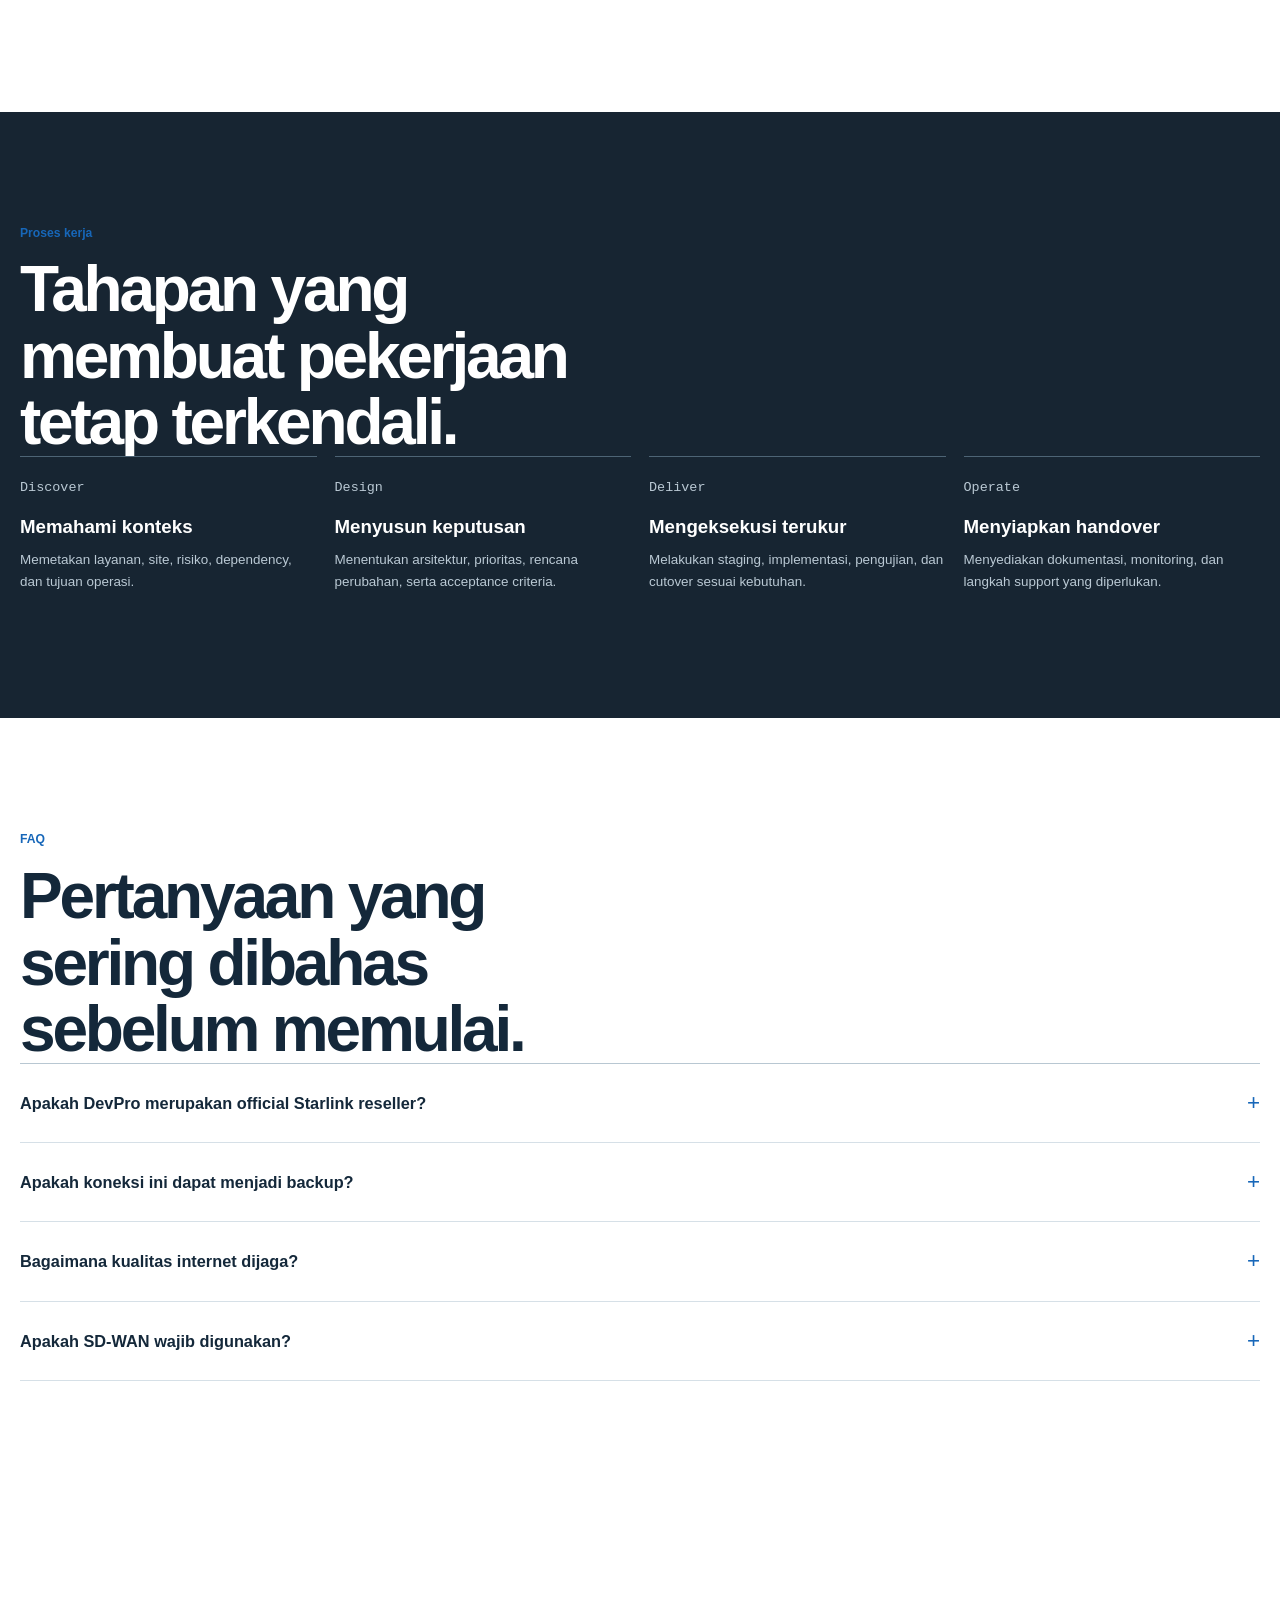
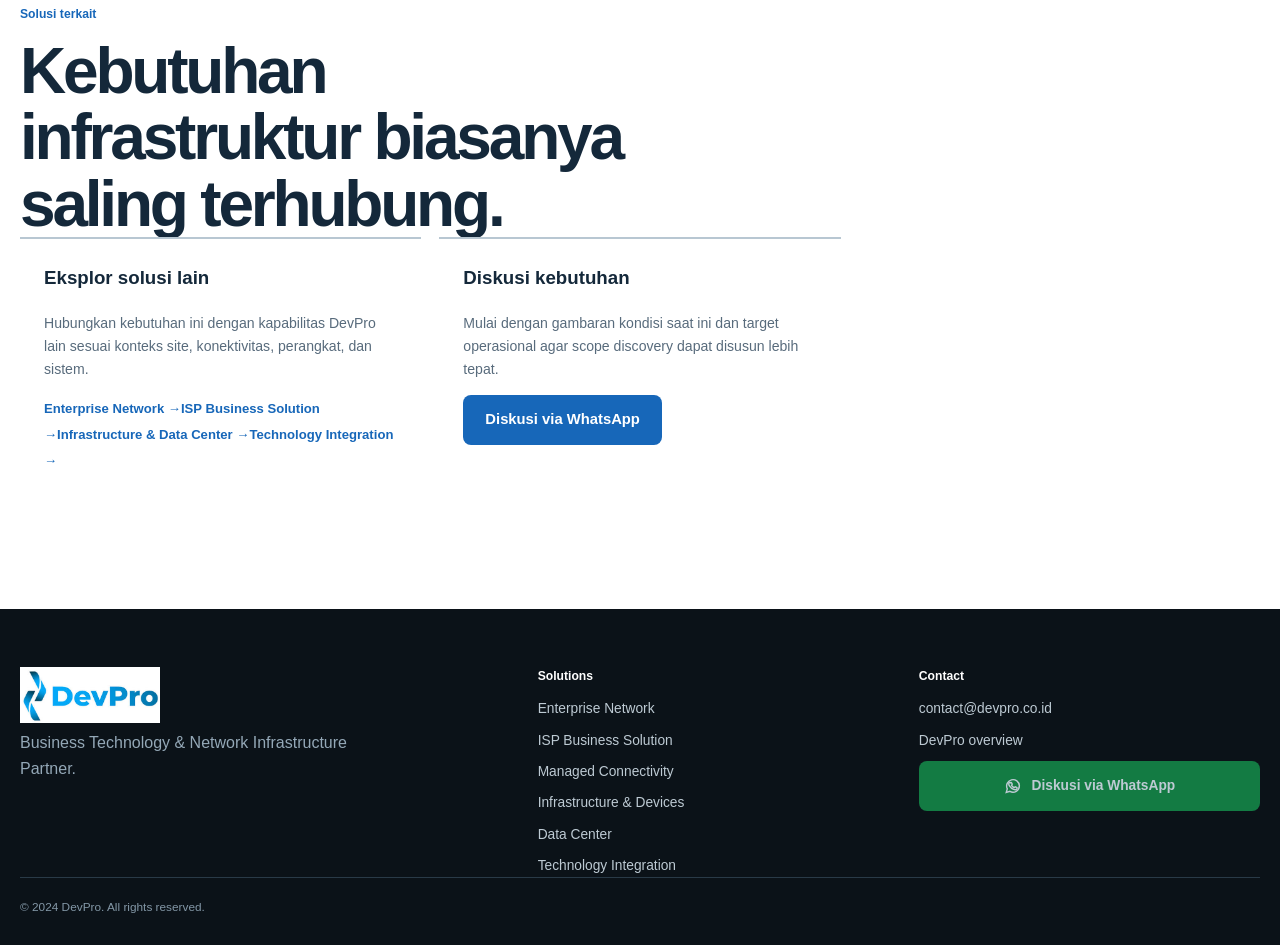
<file: starlink.html>
<!doctype html><html lang="id"><head><meta charset="UTF-8"><meta name="viewport" content="width=device-width, initial-scale=1"><meta name="description" content="Managed Connectivity untuk remote site, backup connectivity, monitoring, SD-WAN, failover, optimasi jaringan, implementasi, dan operational support termasuk lingkungan berbasis Starlink sesuai scope."><link rel="canonical" href="https://devpro.co.id/starlink.html"><link rel="icon" href="/assets/images/favicon/favicon.ico" sizes="any"><link rel="icon" type="image/png" href="/assets/images/favicon/favicon-32.png" sizes="32x32"><link rel="apple-touch-icon" href="/assets/images/favicon/apple-touch-icon.png"><meta property="og:type" content="website"><meta property="og:title" content="Managed Connectivity untuk Remote Site dan Backup | DevPro"><meta property="og:description" content="Managed Connectivity untuk remote site, backup connectivity, monitoring, SD-WAN, failover, optimasi jaringan, implementasi, dan operational support termasuk lingkungan berbasis Starlink sesuai scope."><meta property="og:url" content="https://devpro.co.id/starlink.html"><meta property="og:image" content="https://devpro.co.id/assets/images/logo/devpro-logo.png"><meta property="og:image:alt" content="DevPro"><meta name="twitter:card" content="summary_large_image"><meta name="twitter:title" content="Managed Connectivity untuk Remote Site dan Backup | DevPro"><meta name="twitter:description" content="Managed Connectivity untuk remote site, backup connectivity, monitoring, SD-WAN, failover, optimasi jaringan, implementasi, dan operational support termasuk lingkungan berbasis Starlink sesuai scope."><meta name="twitter:image" content="https://devpro.co.id/assets/images/logo/devpro-logo.png"><link rel="stylesheet" href="assets/css/site.css"><link rel="stylesheet" href="assets/css/refinements.css"><title>Managed Connectivity untuk Remote Site dan Backup | DevPro</title><script type="application/ld+json">{"@context":"https://schema.org","@graph":[{"@type":"BreadcrumbList","itemListElement":[{"@type":"ListItem","position":1,"name":"Beranda","item":"https://devpro.co.id/"},{"@type":"ListItem","position":2,"name":"Managed Connectivity","item":"https://devpro.co.id/starlink.html"}]},{"@type":"Service","name":"Managed Connectivity","description":"Managed Connectivity untuk remote site, backup connectivity, monitoring, SD-WAN, failover, optimasi jaringan, implementasi, dan operational support termasuk lingkungan berbasis Starlink sesuai scope.","url":"https://devpro.co.id/starlink.html","provider":{"@type":"Organization","name":"DevPro","url":"https://devpro.co.id/"},"areaServed":"Indonesia"},{"@type":"FAQPage","mainEntity":[{"@type":"Question","name":"Apakah DevPro merupakan official Starlink reseller?","acceptedAnswer":{"@type":"Answer","text":"Tidak. DevPro memosisikan layanan ini sebagai managed connectivity dan engineering jaringan, termasuk implementasi lingkungan berbasis Starlink sesuai ruang lingkup pekerjaan."}},{"@type":"Question","name":"Apakah koneksi ini dapat menjadi backup?","acceptedAnswer":{"@type":"Answer","text":"Ya. Peran sebagai backup connectivity dapat dirancang bersama jalur utama, kebijakan routing, pengujian failover, dan aplikasi yang perlu diprioritaskan."}},{"@type":"Question","name":"Bagaimana kualitas internet dijaga?","acceptedAnswer":{"@type":"Answer","text":"Kondisi layanan dipantau dan dioptimalkan pada sisi jaringan yang berada dalam scope. Faktor eksternal seperti cakupan dan kondisi lingkungan tetap perlu diperhitungkan dalam desain."}},{"@type":"Question","name":"Apakah SD-WAN wajib digunakan?","acceptedAnswer":{"@type":"Answer","text":"Tidak selalu. SD-WAN dipertimbangkan bila kebutuhan multi-link, kebijakan aplikasi, dan operasi site mendapat manfaat yang jelas."}}]}]}</script></head><body><a class="skip-link" href="#main-content">Lewati ke konten utama</a><header class="site-header"><div class="container nav-wrap"><a class="brand" href="index.html" aria-label="DevPro beranda"><img src="/assets/images/logo/devpro-logo.png" alt="DevPro" width="150" height="60"></a><button class="menu-toggle" data-menu-toggle aria-expanded="false" aria-controls="primary-menu"><span class="sr-only">Buka menu</span><svg viewBox="0 0 24 24" fill="none" stroke="currentColor" stroke-width="2"><path d="M4 7h16M4 12h16M4 17h16"/></svg></button><nav class="nav-links" id="primary-menu" data-menu aria-label="Navigasi utama"><a href="index.html">Beranda</a><a href="index.html#solutions">Solusi</a><a href="index.html#approach">Cara kerja</a><a href="index.html#industries">Industri</a><a href="#faq">FAQ</a></nav><a class="button button-primary nav-cta" href="https://wa.me/62822104060?text=Halo%20DevPro%2C%20saya%20ingin%20mendiskusikan%20kebutuhan%20infrastruktur%20teknologi%20dan%20jaringan." target="_blank" rel="noopener noreferrer">Diskusi via WhatsApp</a></div></header><main id="main-content"><section class="page-hero"><div class="container"><p class="breadcrumb"><a href="index.html">Beranda</a> / Managed Connectivity</p><p class="eyebrow">Managed Connectivity</p><h1>Managed connectivity untuk lokasi yang tidak boleh kehilangan akses.</h1><p>Konektivitas dikelola sebagai bagian dari operasi site: dari assessment, implementasi, monitoring, failover, sampai dukungan operasional sesuai ruang lingkup pekerjaan.</p></div></section><section class="section"><div class="container service-layout"><div class="service-prose"><p class="eyebrow">Intro</p><h2 class="section-title">Menyusun fondasi dari kondisi nyata.</h2><p>Managed Connectivity membantu organisasi menjaga komunikasi ke remote site, mining, plantation, construction, marine, dan fasilitas lapangan ketika pilihan jaringan terrestrial terbatas atau tidak stabil.</p><p>DevPro dapat merancang dan mengelola lingkungan jaringan berbasis Starlink sesuai ruang lingkup pekerjaan, tanpa mengklaim sebagai official Starlink reseller. Fokusnya adalah integrasi konektivitas ke jaringan pelanggan, kualitas operasional, keamanan dasar, monitoring, dan cara perpindahan jalur ketika kondisi berubah.</p><div class="brief-card"><p class="eyebrow">Project brief</p><h2>Mulai dari konteks, bukan asumsi.</h2><p>Lokasi remote memerlukan lebih dari sekadar internet tersedia. Brief awal mengidentifikasi aplikasi penting, pola operasional, kondisi lokasi, sumber daya, jalur eksisting, serta peran konektivitas utama dan backup.</p></div></div><aside class="side-card"><h2>Butuh memetakan kebutuhan saat ini?</h2><p>Bagikan kondisi site, layanan yang perlu dijaga, dan hasil yang ingin dicapai. DevPro membantu menentukan langkah discovery yang relevan.</p></aside></div></section><section class="section services"><div class="container"><p class="eyebrow">Business problem</p><h2 class="section-title">Masalah yang perlu diselesaikan sebelum menjadi gangguan operasi.</h2><div class="service-prose"><p>Pada site terpencil, koneksi sering diperlakukan sebagai perangkat terpisah. Ketika jalur melemah, tidak jelas aplikasi mana yang harus diprioritaskan, kapan failover seharusnya aktif, atau siapa yang menindak alarm. Keterbatasan power, cuaca, akses fisik, dan jarak membuat penanganan gangguan perlu direncanakan sebelum perangkat dipasang.</p></div><div class="service-columns"><article><h3>Risiko operasi</h3><p>Perubahan tanpa baseline membuat dampak sulit diprediksi dan waktu pemulihan lebih panjang.</p></article><article><h3>Risiko pertumbuhan</h3><p>Kapasitas dan dependency yang tidak terlihat dapat menjadi bottleneck saat kebutuhan bertambah.</p></article><article><h3>Risiko handover</h3><p>Tanpa dokumentasi, pengetahuan teknis terkunci pada orang atau vendor tertentu.</p></article></div></div></section><section class="section"><div class="container"><p class="eyebrow">Solusi DevPro</p><h2 class="section-title">Ruang lingkup yang menghubungkan desain, implementasi, dan operasi.</h2><div class="service-prose"><p>DevPro melakukan assessment lokasi dan kebutuhan layanan, menentukan peran primary, backup connectivity, atau jalur sementara, lalu mengintegrasikannya dengan router, firewall, SD-WAN, dan kebijakan failover pelanggan. Implementasi mencakup konfigurasi, pengujian, monitoring, dokumentasi, serta operational support. Network optimization digunakan untuk menjaga traffic penting memperoleh jalur yang sesuai, bukan untuk menjanjikan kondisi internet yang tidak dapat dikendalikan.</p></div><div class="service-columns"><article><h3>Assessment remote site</h3><p>Pemetaan aplikasi, akses fisik, power, jalur eksisting, dan kebutuhan konektivitas utama maupun backup.</p></article><article><h3>Integrasi dan failover</h3><p>Implementasi lingkungan berbasis Starlink sesuai scope, SD-WAN, routing, network optimization, dan kebijakan failover.</p></article><article><h3>Monitoring dan support</h3><p>Monitoring status, dokumentasi, pengujian, operational support, review kapasitas, dan pembaruan prosedur yang selaras dengan proses pelanggan serta kondisi aktual setiap site, perubahan pola kerja lapangan, kebutuhan aplikasi, dan rencana penambahan jalur pada masa mendatang.</p></article></div></div></section><section class="section services"><div class="container"><p class="eyebrow">Mengapa pendekatan engineering</p><h2 class="section-title">Keputusan teknis perlu dapat dijelaskan dan diuji.</h2><div class="service-prose"><p>Pendekatan engineering melihat link sebagai bagian dari arsitektur layanan. Desain mempertimbangkan availability listrik, kapasitas, latensi, aplikasi kritikal, kebijakan routing, dan prosedur respons. Dengan begitu, keputusan failover dan eskalasi dapat diuji, bukan hanya diharapkan bekerja saat site mengalami masalah.</p></div></div></section><section class="section"><div class="container"><p class="eyebrow">Use case dan industri</p><h2 class="section-title">Dirancang sesuai konteks kerja setiap organisasi.</h2><div class="service-columns"><article><h3>Use case</h3><p>Use case termasuk konektivitas sementara untuk construction, akses kantor lapangan di plantation atau mining, komunikasi kapal atau marine support, backup link untuk kantor dan fasilitas kritikal, serta jalur managed Starlink yang terhubung ke SD-WAN. Setiap use case diawali dengan pemeriksaan fisik dan operasional agar pemasangan sesuai kondisi nyata.</p></article><article><h3>Industri yang cocok</h3><p>Managed Connectivity cocok untuk energi, pertambangan, perkebunan, konstruksi, logistik, maritime, utilitas, organisasi dengan cabang jauh, dan bisnis yang membutuhkan jalur cadangan. Saat site berkembang, rancangan ini dapat dihubungkan ke Enterprise Network, perangkat infrastruktur, atau integrasi monitoring.</p></article><article><h3>Hasil yang diharapkan</h3><p>Hasil yang diharapkan adalah konektivitas yang lebih terukur: status link terlihat, prioritas layanan dipahami, failover diuji, dan tim memiliki dokumentasi serta jalur eskalasi. Hasil tersebut membantu operasi membuat keputusan lebih cepat ketika kondisi koneksi berubah.</p></article></div></div></section><section class=section><div class=container><p class=eyebrow>Kesiapan operasional</p><h2 class=section-title>Perubahan yang dapat diteruskan oleh tim operasional.</h2><div class=service-prose><p>Managed Connectivity perlu tetap dapat dijalankan setelah tahap implementasi selesai. Karena itu, pekerjaan tidak berhenti pada konfigurasi atau instalasi. DevPro menyiapkan catatan keputusan, kondisi akhir, parameter penting, batas tanggung jawab, dan langkah pemeriksaan dasar yang relevan dengan ruang lingkup pekerjaan. Artefak ini membantu tim internal, vendor, dan pengelola site berbicara menggunakan konteks yang sama ketika muncul kebutuhan perubahan atau investigasi gangguan.</p><p>Kesiapan operasional juga berarti menyepakati cara mengukur hasil. Untuk sebagian lingkungan, indikatornya berupa ketersediaan dan waktu failover; untuk lingkungan lain, indikatornya adalah kapasitas, kejelasan alur provisioning, visibilitas alarm, atau kemampuan melakukan pemulihan. Indikator dipilih sesuai layanan yang harus dijaga, lalu dibandingkan dengan baseline yang dikumpulkan saat discovery. Pendekatan ini membuat perbaikan dapat dievaluasi dari bukti, bukan hanya persepsi setelah pekerjaan selesai.</p><p>Apabila scope memerlukan dukungan lanjutan, DevPro dapat membantu menata proses monitoring, maintenance, review berkala, dan eskalasi teknis. Tujuannya adalah memberi tim pelanggan landasan untuk mengambil keputusan berikutnya dengan lebih cepat dan lebih terarah, sambil tetap menjaga perubahan agar selaras dengan arsitektur yang telah disepakati.</p></div></div></section><section class=section><div class=container><p class=eyebrow>Kontrol perubahan</p><h2 class=section-title>Menjaga keputusan tetap relevan ketika kebutuhan berubah.</h2><div class=service-prose><p>Managed Connectivity tidak berhenti setelah kondisi target tercapai. Lingkungan pelanggan dapat berubah karena pembukaan site, penambahan pengguna, pergantian vendor, pembaruan aplikasi, atau kebutuhan audit. Karena itu baseline, dokumentasi, dan catatan asumsi perlu diperlakukan sebagai dokumen kerja yang dapat ditinjau kembali. Ketika muncul permintaan baru, tim tidak perlu mengulang discovery dari awal atau mengandalkan ingatan pribadi.</p><p>Review berkala membantu membedakan perubahan yang bersifat mendesak dengan pekerjaan yang sebaiknya masuk roadmap. Pembahasan dapat mencakup kapasitas, pola penggunaan, alarm yang berulang, hasil pengujian, dependency baru, dan risiko pada proses yang sebelumnya tidak terlihat. Dengan data tersebut, pelanggan dapat menentukan prioritas berdasarkan dampak layanan, biaya perubahan, dan waktu yang tersedia, bukan hanya berdasarkan perangkat yang paling mudah diganti.</p><p>DevPro menyelaraskan diskusi teknis dengan pemilik layanan dan tim operasional. Bila diperlukan, hasil review dapat diterjemahkan menjadi daftar tindakan, kebutuhan pengadaan, urutan implementasi, atau penyesuaian prosedur maintenance. Cara kerja ini menjaga investasi infrastruktur tetap terarah dan membantu perubahan berikutnya dilakukan tanpa menghilangkan konteks desain awal.</p></div></div></section><section class=section><div class=container><p class=eyebrow>Estimasi Investasi</p><h2 class=section-title>Harga Layanan dan Biaya Konsultasi Managed Connectivity.</h2><p class=pricing-intro>Estimasi ini membantu perencanaan awal sebelum scope teknis disusun bersama. Setiap paket menggunakan format mulai dari dan dapat disesuaikan setelah discovery kebutuhan.</p><div class=pricing-grid><article class=pricing-card><span class=pricing-icon aria-hidden=true>●</span><h3>Health Check</h3><p class=pricing-label>Harga mulai dari</p><p class=pricing-price>Mulai dari Rp 3.000.000</p><ul><li>Pemeriksaan link dan perangkat</li><li>Review kualitas koneksi</li><li>Temuan prioritas</li><li>Laporan health check</li></ul><a class=button href=https://wa.me/62822104060?text=Halo%20DevPro%2C%20saya%20ingin%20konsultasi%20mengenai%20Managed%20Connectivity%20dan%20Starlink. target=_blank rel=noopener>Diskusi via WhatsApp</a></article><article class=pricing-card><span class=pricing-icon aria-hidden=true>●</span><h3>Optimasi Starlink</h3><p class=pricing-label>Harga mulai dari</p><p class=pricing-price>Mulai dari Rp 5.000.000</p><ul><li>Assessment penggunaan link</li><li>Review routing dan QoS</li><li>Optimasi scope jaringan</li><li>Uji hasil perubahan</li></ul><a class=button href=https://wa.me/62822104060?text=Halo%20DevPro%2C%20saya%20ingin%20konsultasi%20mengenai%20Managed%20Connectivity%20dan%20Starlink. target=_blank rel=noopener>Diskusi via WhatsApp</a></article><article class=pricing-card><span class=pricing-icon aria-hidden=true>●</span><h3>Monitoring</h3><p class=pricing-label>Harga mulai dari</p><p class=pricing-price>Mulai dari Rp 2.500.000 / bulan</p><ul><li>Setup parameter monitoring</li><li>Dashboard status link</li><li>Notifikasi dasar</li><li>Laporan berkala</li></ul><a class=button href=https://wa.me/62822104060?text=Halo%20DevPro%2C%20saya%20ingin%20konsultasi%20mengenai%20Managed%20Connectivity%20dan%20Starlink. target=_blank rel=noopener>Diskusi via WhatsApp</a></article><article class=pricing-card><span class=pricing-icon aria-hidden=true>●</span><h3>Managed Service</h3><p class=pricing-label>Harga mulai dari</p><p class=pricing-price>Mulai dari Rp 7.500.000 / bulan</p><ul><li>Monitoring dan review</li><li>Penanganan remote scope</li><li>Koordinasi eskalasi</li><li>Dokumentasi perubahan</li></ul><a class=button href=https://wa.me/62822104060?text=Halo%20DevPro%2C%20saya%20ingin%20konsultasi%20mengenai%20Managed%20Connectivity%20dan%20Starlink. target=_blank rel=noopener>Diskusi via WhatsApp</a></article><article class=pricing-card><span class=pricing-icon aria-hidden=true>●</span><h3>Remote Site Support</h3><p class=pricing-label>Harga mulai dari</p><p class=pricing-price>Mulai dari Rp 6.500.000</p><ul><li>Discovery kondisi site</li><li>Review power dan jaringan</li><li>Dukungan implementasi scope</li><li>Laporan kunjungan atau remote</li></ul><a class=button href=https://wa.me/62822104060?text=Halo%20DevPro%2C%20saya%20ingin%20konsultasi%20mengenai%20Managed%20Connectivity%20dan%20Starlink. target=_blank rel=noopener>Diskusi via WhatsApp</a></article></div><p class=pricing-disclaimer>Estimasi investasi bergantung pada ruang lingkup pekerjaan, lokasi, kompleksitas implementasi, dan kebutuhan infrastruktur.</p></div></section><section class="section delivery"><div class="container"><p class="eyebrow">Proses kerja</p><h2 class="section-title">Tahapan yang membuat pekerjaan tetap terkendali.</h2><div class="delivery-grid"><article class="delivery-card"><p class="delivery-step">Discover</p><h3>Memahami konteks</h3><p>Memetakan layanan, site, risiko, dependency, dan tujuan operasi.</p></article><article class="delivery-card"><p class="delivery-step">Design</p><h3>Menyusun keputusan</h3><p>Menentukan arsitektur, prioritas, rencana perubahan, serta acceptance criteria.</p></article><article class="delivery-card"><p class="delivery-step">Deliver</p><h3>Mengeksekusi terukur</h3><p>Melakukan staging, implementasi, pengujian, dan cutover sesuai kebutuhan.</p></article><article class="delivery-card"><p class="delivery-step">Operate</p><h3>Menyiapkan handover</h3><p>Menyediakan dokumentasi, monitoring, dan langkah support yang diperlukan.</p></article></div></div></section><section class="section" id="faq"><div class="container"><p class="eyebrow">FAQ</p><h2 class="section-title">Pertanyaan yang sering dibahas sebelum memulai.</h2><div class="faq-list"><details class="faq"><summary>Apakah DevPro merupakan official Starlink reseller?</summary><p>Tidak. DevPro memosisikan layanan ini sebagai managed connectivity dan engineering jaringan, termasuk implementasi lingkungan berbasis Starlink sesuai ruang lingkup pekerjaan.</p></details><details class="faq"><summary>Apakah koneksi ini dapat menjadi backup?</summary><p>Ya. Peran sebagai backup connectivity dapat dirancang bersama jalur utama, kebijakan routing, pengujian failover, dan aplikasi yang perlu diprioritaskan.</p></details><details class="faq"><summary>Bagaimana kualitas internet dijaga?</summary><p>Kondisi layanan dipantau dan dioptimalkan pada sisi jaringan yang berada dalam scope. Faktor eksternal seperti cakupan dan kondisi lingkungan tetap perlu diperhitungkan dalam desain.</p></details><details class="faq"><summary>Apakah SD-WAN wajib digunakan?</summary><p>Tidak selalu. SD-WAN dipertimbangkan bila kebutuhan multi-link, kebijakan aplikasi, dan operasi site mendapat manfaat yang jelas.</p></details></div></div></section><section class="section services"><div class="container"><p class="eyebrow">Solusi terkait</p><h2 class="section-title">Kebutuhan infrastruktur biasanya saling terhubung.</h2><div class="service-columns"><article><h3>Eksplor solusi lain</h3><p>Hubungkan kebutuhan ini dengan kapabilitas DevPro lain sesuai konteks site, konektivitas, perangkat, dan sistem.</p><a class="inline-link" href="network.html">Enterprise Network &rarr;</a><a class="inline-link" href="isp.html">ISP Business Solution &rarr;</a><a class="inline-link" href="datacenter.html">Infrastructure &amp; Data Center &rarr;</a><a class="inline-link" href="integration.html">Technology Integration &rarr;</a></article><article><h3>Diskusi kebutuhan</h3><p>Mulai dengan gambaran kondisi saat ini dan target operasional agar scope discovery dapat disusun lebih tepat.</p><a class="button button-primary" href="https://wa.me/62822104060?text=Halo%20DevPro%2C%20saya%20ingin%20mendiskusikan%20kebutuhan%20infrastruktur%20teknologi%20dan%20jaringan." target="_blank" rel="noopener noreferrer">Diskusi via WhatsApp</a></article></div></div></section></main><footer class="site-footer"><div class="container"><div class="footer-grid"><div><a class="brand" href="index.html" aria-label="DevPro beranda"><img src="/assets/images/logo/devpro-logo.png" alt="DevPro" width="150" height="60" loading="lazy"></a><p class="footer-copy">Business Technology &amp; Network Infrastructure Partner.</p></div><div><p class="footer-heading">Solutions</p><div class="footer-links"><a href="network.html">Enterprise Network</a><a href="isp.html">ISP Business Solution</a><a href="starlink.html">Managed Connectivity</a><a href="datacenter.html#infrastructure-devices">Infrastructure &amp; Devices</a><a href="datacenter.html#data-center">Data Center</a><a href="integration.html">Technology Integration</a></div></div><div><p class="footer-heading">Contact</p><div class="footer-links"><a href="mailto:contact@devpro.co.id">contact@devpro.co.id</a><a href="index.html">DevPro overview</a></div></div></div><div class="footer-bottom">&copy; 2024 DevPro. All rights reserved.</div></div></footer><script src="assets/js/site.js" defer></script><script src="assets/js/whatsapp.js" defer></script></body></html>
</file>
<file: assets/css/site.css>
/* DevPro Engineered Connectivity design system */
:root {
  --ink-950: #101820;
  --ink-900: #172532;
  --ink-800: #243746;
  --ink-700: #32485a;
  --blue-700: #1767b9;
  --blue-800: #125394;
  --blue-300: #83b6e8;
  --text: #14283a;
  --muted: #586b7c;
  --canvas: #f5f7f9;
  --paper: #ffffff;
  --line: #d6e0e7;
  --line-strong: #b8c7d2;
  --success: #177a45;
  --whatsapp: #137b43;
  --danger: #b42318;
  --radius-control: 8px;
  --radius-panel: 12px;
  --shadow-small: 0 8px 22px rgba(16, 24, 32, .07);
  --max: 1240px;
  --font-sans: "Aptos", "Segoe UI Variable", "Segoe UI", Helvetica, Arial, sans-serif;
  --font-display: "Aptos Display", "Segoe UI Variable Display", "Segoe UI", Helvetica, Arial, sans-serif;
  --font-mono: "Cascadia Code", "IBM Plex Mono", Consolas, monospace;
  --ease: cubic-bezier(.16, 1, .3, 1);
  --header-height: 72px;
}

* { box-sizing: border-box; }
html { scroll-behavior: smooth; }
body {
  background: var(--paper);
  color: var(--text);
  font-family: var(--font-sans);
  font-size: 16px;
  line-height: 1.62;
  margin: 0;
  overflow-x: clip;
}

body, button, input, textarea, select { font-family: var(--font-sans); }
a { color: inherit; text-decoration: none; }
button { cursor: pointer; }
img, svg { display: block; max-width: 100%; }
p, h1, h2, h3, figure { margin-top: 0; }
::selection { background: var(--blue-300); color: var(--ink-950); }

:focus-visible {
  outline: 3px solid var(--blue-300);
  outline-offset: 4px;
}

.container { margin-inline: auto; width: min(calc(100% - 40px), var(--max)); }
.sr-only { height: 1px; margin: -1px; overflow: hidden; position: absolute; width: 1px; clip: rect(0 0 0 0); }
.skip-link {
  background: var(--paper);
  border: 1px solid var(--line-strong);
  border-radius: var(--radius-control);
  color: var(--text);
  left: 20px;
  padding: 10px 16px;
  position: fixed;
  top: -80px;
  z-index: 100;
}
.skip-link:focus { top: 18px; }

/* Navigation */
.site-header {
  background: #fff;
  border-bottom: 1px solid var(--line);
  position: sticky;
  top: 0;
  z-index: 50;
}
.site-header.is-scrolled { box-shadow: 0 5px 18px rgba(16, 24, 32, .07); }
.nav-wrap { align-items: center; display: flex; height: var(--header-height); justify-content: space-between; }
.brand { align-items: center; display: inline-flex; flex: 0 0 auto; }
.brand img { height: 56px; max-width: none; object-fit: cover; object-position: center; width: 140px; }
.nav-links { align-items: center; display: flex; gap: 28px; }
.nav-links > a { color: #3c5263; font-size: .875rem; font-weight: 680; }
.nav-links > a:hover, .nav-links > a[aria-current="page"] { color: var(--blue-700); }
.nav-cta { margin-left: 24px; }
.menu-toggle { background: transparent; border: 0; color: var(--ink-950); display: none; height: 44px; padding: 10px; width: 44px; }
.menu-toggle-lines, .menu-toggle-lines::before, .menu-toggle-lines::after { background: currentColor; display: block; height: 2px; position: relative; transition: transform .22s var(--ease), opacity .22s var(--ease); width: 24px; }
.menu-toggle-lines::before, .menu-toggle-lines::after { content: ""; left: 0; position: absolute; }
.menu-toggle-lines::before { top: -7px; }
.menu-toggle-lines::after { top: 7px; }
.menu-toggle[aria-expanded="true"] .menu-toggle-lines { background: transparent; }
.menu-toggle[aria-expanded="true"] .menu-toggle-lines::before { top: 0; transform: rotate(45deg); }
.menu-toggle[aria-expanded="true"] .menu-toggle-lines::after { top: 0; transform: rotate(-45deg); }

/* Controls */
.button {
  align-items: center;
  background: transparent;
  border: 1px solid transparent;
  border-radius: var(--radius-control);
  display: inline-flex;
  font-size: .925rem;
  font-weight: 760;
  gap: 10px;
  justify-content: center;
  line-height: 1.15;
  min-height: 50px;
  padding: 14px 21px;
  transition: background-color .18s var(--ease), border-color .18s var(--ease), color .18s var(--ease), transform .18s var(--ease);
}
.button:hover { transform: translateY(-2px); }
.button:active { transform: translateY(1px); }
.button svg { height: 18px; width: 18px; }
.button-primary { background: var(--blue-700); color: #fff; }
.button-primary:hover { background: var(--blue-800); }
.button-secondary { border-color: currentColor; color: inherit; }
.button-secondary:hover { background: rgba(255, 255, 255, .08); }
.button-dark { background: var(--ink-900); color: #fff; }
.button-dark:hover { background: var(--ink-950); }
.button-plain { color: var(--blue-700); min-height: 44px; padding-inline: 0; }
.text-link { align-items: center; color: var(--blue-700); display: inline-flex; font-size: .92rem; font-weight: 760; gap: 8px; min-height: 44px; }
.text-link:hover { color: var(--blue-800); }
.text-link span { transition: transform .18s var(--ease); }
.text-link:hover span { transform: translate(3px, 0); }

/* Hero */
.hero, .page-hero {
  background: var(--ink-950);
  color: #fff;
  overflow: hidden;
}
.hero-v2, .service-hero { min-height: calc(100dvh - var(--header-height)); }
.hero-shell, .service-hero-shell { display: grid; gap: 48px; padding-block: 64px; }
.hero-content { min-width: 0; }
.context-line { align-items: center; color: #b9c9d6; display: flex; flex-wrap: wrap; font-family: var(--font-mono); font-size: .7rem; gap: 0; line-height: 1.3; margin-bottom: 24px; text-transform: uppercase; }
.context-line span { align-items: center; display: inline-flex; }
.context-line span + span::before { background: #4f6678; content: ""; height: 1px; margin-inline: 10px; width: 18px; }
.hero h1 {
  color: #f8fafb;
  font-family: var(--font-display);
  font-size: clamp(2.35rem, 10vw, 3.5rem);
  font-weight: 780;
  letter-spacing: -.055em;
  line-height: .99;
  margin: 0;
  max-width: 19ch;
  text-wrap: balance;
}
.hero-copy { color: #c5d1da; font-size: 1rem; line-height: 1.6; margin: 22px 0 0; max-width: 61ch; }
.hero-commercial { border-left: 3px solid var(--blue-300); display: grid; gap: 2px; margin-top: 24px; padding: 4px 0 4px 16px; }
.hero-commercial span { color: #aebfcc; font-family: var(--font-mono); font-size: .72rem; text-transform: uppercase; }
.hero-commercial strong { color: #fff; font-family: var(--font-display); font-size: clamp(1.25rem, 5vw, 1.65rem); letter-spacing: -.025em; }
.hero-actions { align-items: center; display: flex; flex-wrap: wrap; gap: 16px 22px; margin-top: 26px; }
.hero .text-link { color: #d8e6f0; }
.commercial-note { color: #91a6b7; font-size: .76rem; line-height: 1.5; margin: 13px 0 0; max-width: 55ch; }

/* Topology visual system */
.topology { border-block: 1px solid #405464; margin: 0; min-width: 0; padding-block: 18px; position: relative; }
.topology figcaption { align-items: flex-start; display: flex; justify-content: space-between; margin-bottom: 8px; }
.topology figcaption span { color: #8fa5b5; font-family: var(--font-mono); font-size: .65rem; text-transform: uppercase; }
.topology figcaption strong { color: #dce5ec; font-size: .74rem; font-weight: 650; }
.topology svg { height: auto; overflow: visible; width: 100%; }
.topology-grid path { fill: none; stroke: #324554; stroke-width: 1; }
.topology-routes .route { fill: none; stroke: #7893a5; stroke-dasharray: 5 7; stroke-width: 2; }
.topology-routes .route-primary { stroke: var(--blue-300); stroke-dasharray: none; stroke-width: 3; }
.topology-routes .route-backup { stroke: #7a91a3; }
.site-node rect { fill: #172733; stroke: #60798a; stroke-width: 1.5; }
.site-node text, .network-core text { fill: #e4edf3; font-family: var(--font-mono); font-size: 11px; font-weight: 700; letter-spacing: .04em; }
.site-node .node-meta { fill: #8ea4b4; font-size: 9px; font-weight: 500; }
.network-core circle:first-child { fill: #142738; stroke: var(--blue-300); stroke-width: 2; }
.network-core circle:nth-child(2) { fill: var(--blue-300); }
.route-packets circle { fill: #b9ddff; }
.topology-legend { border-top: 1px solid #344a59; color: #a8bac7; display: grid; font-family: var(--font-mono); font-size: .62rem; grid-template-columns: repeat(4, 1fr); padding-top: 13px; text-align: center; text-transform: uppercase; }

/* Editorial foundation */
.section { padding-block: 80px; }
.section-kicker { color: var(--blue-700); font-size: .88rem; font-weight: 740; margin-bottom: 14px; }
.section-heading { max-width: 780px; }
.section-heading-wide { max-width: 920px; }
.section-heading h2, .editorial-heading h2 {
  color: var(--text);
  font-family: var(--font-display);
  font-size: clamp(2.15rem, 7.5vw, 4.5rem);
  font-weight: 760;
  letter-spacing: -.05em;
  line-height: 1.02;
  margin-bottom: 20px;
  text-wrap: balance;
}
.section-heading > p:last-child, .editorial-heading > p:last-child { color: var(--muted); font-size: 1rem; margin-bottom: 0; max-width: 65ch; }
.editorial-shell { display: grid; gap: 44px; }

/* Problem-first index */
.problem-index { background: var(--paper); }
.problem-rows { list-style: none; margin: 0; padding: 0; }
.problem-rows li { border-top: 1px solid var(--line); }
.problem-rows li:last-child { border-bottom: 1px solid var(--line); }
.problem-rows a, .problem-rows-plain li { align-items: start; display: grid; gap: 10px 16px; grid-template-columns: 36px 1fr; min-height: 96px; padding-block: 22px; }
.problem-rows a { transition: color .18s var(--ease), padding-left .18s var(--ease); }
.problem-rows a:hover { color: var(--blue-700); padding-left: 8px; }
.problem-rows span { color: var(--blue-700); font-family: var(--font-mono); font-size: .72rem; padding-top: 4px; }
.problem-rows strong { font-family: var(--font-display); font-size: 1.14rem; font-weight: 680; line-height: 1.35; }
.problem-rows small { color: var(--muted); font-size: .76rem; grid-column: 2; }

/* Solution mapping */
.solution-map { background: var(--canvas); }
.solution-editorial-grid { display: grid; gap: 18px; margin-top: 48px; }
.solution-feature { background: var(--paper); border-top: 3px solid var(--ink-800); min-height: 350px; overflow: hidden; padding: 28px; position: relative; }
.solution-feature h3 { font-family: var(--font-display); font-size: clamp(1.65rem, 5vw, 2.7rem); font-weight: 720; letter-spacing: -.04em; line-height: 1.08; margin-bottom: 16px; text-wrap: balance; }
.solution-feature p:not(.technical-label) { color: var(--muted); font-size: .94rem; max-width: 58ch; }
.technical-label { color: var(--blue-700); font-family: var(--font-mono); font-size: .68rem; font-weight: 700; letter-spacing: .05em; margin-bottom: 20px; text-transform: uppercase; }
.solution-copy { position: relative; z-index: 2; }
.solution-feature-network { display: grid; gap: 36px; }
.network-strip { align-items: center; align-self: end; display: grid; grid-template-columns: 1fr auto 1fr auto 1fr auto 1fr; }
.network-strip i { background: var(--blue-300); height: 2px; }
.network-strip span { border: 1px solid var(--line-strong); font-family: var(--font-mono); font-size: .65rem; padding: 9px 10px; }
.solution-feature-remote { background: var(--ink-900); border-top-color: var(--blue-300); color: #fff; display: grid; gap: 26px; }
.solution-feature-remote h3 { color: #fff; }
.solution-feature-remote p:not(.technical-label) { color: #b9c8d3; }
.solution-feature-remote .technical-label, .solution-feature-remote .text-link { color: var(--blue-300); }
.remote-signal { height: 130px; margin-inline: auto; position: relative; width: 180px; }
.remote-signal span { border: 1px solid #587184; border-bottom-color: transparent; border-left-color: transparent; border-radius: 50%; border-right-color: transparent; height: 70px; left: 50%; position: absolute; top: 20px; transform: translateX(-50%); width: 70px; }
.remote-signal span:nth-child(2) { height: 110px; top: 0; width: 110px; }
.remote-signal span:nth-child(3) { height: 150px; top: -20px; width: 150px; }
.remote-signal i { background: var(--blue-300); border-radius: 50%; bottom: 24px; height: 10px; left: calc(50% - 5px); position: absolute; width: 10px; }
.solution-feature-isp { display: flex; flex-direction: column; justify-content: space-between; }
.signal-metrics { display: grid; gap: 1px; grid-template-columns: repeat(2, 1fr); margin-top: 30px; }
.signal-metrics span { background: var(--canvas); font-family: var(--font-mono); font-size: .72rem; padding: 13px; }
.solution-feature-infra { display: grid; gap: 30px; }
.rack-visual { align-self: center; border: 1px solid var(--line-strong); display: grid; gap: 8px; padding: 12px; }
.rack-visual span { border: 1px solid var(--line); height: 32px; position: relative; }
.rack-visual span::before { background: var(--blue-700); border-radius: 50%; content: ""; height: 5px; left: 9px; position: absolute; top: 13px; width: 5px; }
.solution-feature-datacenter { display: flex; flex-direction: column; justify-content: space-between; }
.data-center-stack { align-items: center; display: grid; grid-template-columns: auto 1fr auto 1fr auto 1fr auto; margin-top: 34px; }
.data-center-stack span, .integration-rail span { border: 1px solid var(--line-strong); font-family: var(--font-mono); font-size: .62rem; padding: 10px; text-align: center; }
.data-center-stack i, .integration-rail i { background: var(--blue-700); height: 2px; }
.solution-feature-integration { display: grid; gap: 36px; }
.integration-rail { align-items: center; align-self: end; display: grid; grid-template-columns: auto 1fr auto 1fr auto 1fr auto; }
.industry-coverage { background: var(--paper); }
.industry-coverage-grid { margin-top: 46px; }
.industry-coverage-grid .industry { min-height: 210px; }
.industry-coverage-grid .industry p:not(.technical-label) { color: var(--muted); font-size: .84rem; margin-bottom: 0; }
.inline-links { display: flex; flex-wrap: wrap; gap: 18px; margin-top: 18px; }
.inline-links a { color: var(--blue-700); font-size: .86rem; font-weight: 750; }

/* Accountability */
.accountability { background: var(--paper); }
.accountability-shell { display: grid; gap: 48px; }
.delivery-line { counter-reset: delivery; display: grid; list-style: none; margin: 0; padding: 0; position: relative; }
.delivery-line::before { background: var(--line-strong); content: ""; left: 9px; position: absolute; top: 12px; bottom: 22px; width: 1px; }
.delivery-line li { padding: 0 0 32px 38px; position: relative; }
.delivery-line li::before { background: var(--paper); border: 2px solid var(--blue-700); border-radius: 50%; content: ""; height: 11px; left: 4px; position: absolute; top: 6px; width: 11px; }
.delivery-line span { color: var(--blue-700); font-family: var(--font-mono); font-size: .68rem; text-transform: uppercase; }
.delivery-line strong { display: block; font-family: var(--font-display); font-size: 1.12rem; margin-top: 3px; }
.delivery-line p { color: var(--muted); font-size: .86rem; margin: 7px 0 0; max-width: 45ch; }

/* Commercial clarity */
.investment { background: var(--canvas); }
.offer-list { border-top: 1px solid var(--line-strong); margin-top: 46px; }
.offer-row { border-bottom: 1px solid var(--line-strong); display: grid; gap: 24px; padding-block: 28px; }
.offer-row h3 { font-family: var(--font-display); font-size: 1.35rem; letter-spacing: -.025em; margin-bottom: 8px; }
.offer-row p:not(.technical-label) { color: var(--muted); font-size: .88rem; margin-bottom: 0; max-width: 53ch; }
.offer-fit, .offer-price { display: grid; gap: 4px; }
.offer-fit span, .offer-price span { color: var(--muted); font-family: var(--font-mono); font-size: .65rem; text-transform: uppercase; }
.offer-fit strong { font-size: .86rem; font-weight: 650; }
.offer-price strong { color: var(--blue-700); font-family: var(--font-display); font-size: 1.35rem; letter-spacing: -.025em; }
.offer-price a { color: var(--blue-700); font-size: .8rem; font-weight: 730; margin-top: 6px; }
.pricing-disclaimer { color: var(--muted); font-size: .82rem; line-height: 1.6; margin: 24px 0 0; max-width: 90ch; }

/* Operational evidence */
.operational-proof { background: var(--paper); }
.proof-shell { display: grid; gap: 48px; }
.evidence-flow { border-top: 1px solid var(--line-strong); }
.evidence-flow article { border-bottom: 1px solid var(--line); display: grid; gap: 6px; grid-template-columns: 42px 1fr; padding-block: 22px; }
.evidence-flow span { color: var(--blue-700); font-family: var(--font-mono); font-size: .68rem; padding-top: 4px; }
.evidence-flow h3 { font-family: var(--font-display); font-size: 1.1rem; margin: 0; }
.evidence-flow p { color: var(--muted); font-size: .86rem; grid-column: 2; margin: 0; }

/* Use case */
.architecture-case { background: #edf2f5; }
.case-shell { display: grid; gap: 48px; }
.case-copy h2 { font-family: var(--font-display); font-size: clamp(2.15rem, 7vw, 4.25rem); font-weight: 760; letter-spacing: -.05em; line-height: 1.02; text-wrap: balance; }
.case-steps { margin: 34px 0 0; }
.case-steps div { border-top: 1px solid var(--line-strong); display: grid; gap: 8px; padding-block: 18px; }
.case-steps div:last-child { border-bottom: 1px solid var(--line-strong); }
.case-steps dt { color: var(--blue-700); font-family: var(--font-mono); font-size: .66rem; text-transform: uppercase; }
.case-steps dd { color: var(--muted); font-size: .9rem; margin: 0; }
.case-topology { min-height: 480px; position: relative; }
.case-node { background: var(--paper); border-left: 3px solid var(--blue-700); display: grid; padding: 18px; position: absolute; width: 150px; z-index: 2; }
.case-node span { font-family: var(--font-display); font-weight: 720; }
.case-node small { color: var(--muted); font-family: var(--font-mono); font-size: .62rem; margin-top: 5px; }
.case-node-source { left: 0; top: 42px; }
.case-node-target { bottom: 92px; right: 0; }
.case-route { border-top: 2px solid var(--blue-700); height: 160px; left: 80px; position: absolute; top: 108px; transform: rotate(27deg); transform-origin: left top; width: 64%; }
.case-route-backup { border-color: #738c9e; border-style: dashed; top: 160px; transform: rotate(16deg); }
.case-route span { background: #edf2f5; color: var(--muted); font-family: var(--font-mono); font-size: .6rem; left: 42%; padding: 2px 6px; position: absolute; top: -12px; }
.case-status { bottom: 0; display: grid; gap: 1px; grid-template-columns: repeat(3, 1fr); left: 0; position: absolute; right: 0; }
.case-status span { background: var(--paper); font-family: var(--font-mono); font-size: .62rem; padding: 11px 8px; text-align: center; text-transform: uppercase; }

/* FAQ and final CTA */
.faq-section { background: var(--paper); }
.faq-shell { display: grid; gap: 34px; }
.faq-list { border-top: 1px solid var(--line-strong); }
.faq { border-bottom: 1px solid var(--line); }
.faq summary { align-items: center; color: var(--text); cursor: pointer; display: flex; font-family: var(--font-display); font-size: 1.02rem; font-weight: 680; justify-content: space-between; list-style: none; padding: 21px 0; }
.faq summary::-webkit-details-marker { display: none; }
.faq summary::after { color: var(--blue-700); content: "+"; font-family: var(--font-sans); font-size: 1.4rem; font-weight: 400; }
.faq[open] summary::after { content: "−"; }
.faq p { color: var(--muted); font-size: .92rem; margin: 0 0 22px; max-width: 72ch; }
.final-cta { background: var(--ink-950); color: #fff; }
.final-cta .section-kicker { color: var(--blue-300); }
.final-cta-shell { display: grid; gap: 34px; }
.final-cta h2 { color: #fff; font-family: var(--font-display); font-size: clamp(2.25rem, 8vw, 5.2rem); font-weight: 760; letter-spacing: -.055em; line-height: .98; margin-bottom: 20px; max-width: 15ch; text-wrap: balance; }
.final-cta p { color: #bfccd5; margin-bottom: 0; max-width: 59ch; }
.final-cta-action { align-content: end; display: grid; gap: 12px; }
.final-cta-action span { color: #91a5b4; font-size: .76rem; line-height: 1.5; }

/* Footer */
.site-footer { background: #0b1218; color: #c1ced7; padding: 58px 0 28px; }
.footer-shell { display: grid; gap: 34px; }
.site-footer .brand img { filter: none; }
.footer-brand p { color: #94a8b7; font-size: .86rem; max-width: 40ch; }
.footer-nav, .footer-contact { display: grid; gap: 10px; }
.footer-nav a, .footer-contact a, .footer-contact button { color: #c1ced7; font-size: .86rem; justify-self: start; }
.footer-nav a:hover, .footer-contact a:hover { color: #fff; }
.footer-bottom { border-top: 1px solid #293a47; color: #8397a6; font-size: .74rem; padding-top: 20px; }

/* Mobile sticky conversion */
.mobile-conversion { bottom: 0; left: 0; padding: 10px 14px calc(10px + env(safe-area-inset-bottom)); pointer-events: none; position: fixed; right: 0; transform: translateY(120%); transition: transform .26s var(--ease); z-index: 45; }
.mobile-conversion.is-visible { pointer-events: auto; transform: translateY(0); }
.mobile-conversion a { align-items: center; background: var(--blue-700); border-radius: var(--radius-control); box-shadow: 0 8px 24px rgba(16, 24, 32, .2); color: #fff; display: flex; font-weight: 780; justify-content: center; min-height: 52px; }

/* Modal and form */
.modal { align-items: center; background: rgba(10, 18, 24, .78); display: none; inset: 0; justify-content: center; padding: 20px; position: fixed; z-index: 70; }
.modal.is-open { display: flex; }
.modal-card { background: var(--paper); border-radius: var(--radius-panel); box-shadow: 0 24px 70px rgba(10, 18, 24, .26); max-height: calc(100dvh - 40px); max-width: 580px; overflow: auto; padding: 30px; position: relative; width: 100%; }
.modal-card h2 { font-family: var(--font-display); font-size: 1.75rem; letter-spacing: -.035em; margin-bottom: 8px; }
.modal-card > p { color: var(--muted); font-size: .9rem; margin-bottom: 22px; }
.modal-close { background: transparent; border: 0; color: var(--muted); font-size: 1.6rem; min-height: 44px; min-width: 44px; position: absolute; right: 10px; top: 8px; }
.form-grid { display: grid; gap: 15px; }
.field { display: grid; gap: 7px; }
.field label { color: var(--text); font-size: .8rem; font-weight: 730; }
.field input, .field select, .field textarea { background: var(--paper); border: 1px solid var(--line-strong); border-radius: var(--radius-control); color: var(--text); min-height: 48px; padding: 11px 12px; width: 100%; }
.field input:focus, .field select:focus, .field textarea:focus { border-color: var(--blue-700); outline: 3px solid rgba(23, 103, 185, .16); }
.field textarea { min-height: 110px; resize: vertical; }
.form-note { color: var(--muted); font-size: .72rem; }
.form-status { color: var(--success); font-size: .8rem; font-weight: 680; }

/* ISP-specific editorial system */
.breadcrumb { align-items: center; color: #9cb0bf; display: flex; font-size: .75rem; gap: 9px; margin-bottom: 20px; }
.breadcrumb a:hover { color: #fff; }
.buyer-fit { background: var(--paper); }
.buyer-fit-shell { display: grid; gap: 40px; }
.fit-rail { border-top: 1px solid var(--line-strong); }
.fit-rail article { border-bottom: 1px solid var(--line); display: grid; gap: 7px; grid-template-columns: 40px 1fr; padding-block: 22px; }
.fit-rail span { color: var(--blue-700); font-family: var(--font-mono); font-size: .68rem; }
.fit-rail h3 { font-family: var(--font-display); font-size: 1.18rem; margin: 0; }
.fit-rail p { color: var(--muted); font-size: .88rem; grid-column: 2; margin: 0; }
.isp-problems { background: var(--canvas); }
.problem-rows-plain li { min-height: 0; }
.isp-options { background: var(--paper); }
.isp-option-grid { display: grid; gap: 18px; margin-top: 46px; }
.isp-option { border-top: 3px solid var(--ink-800); min-height: 330px; padding: 26px 0; }
.isp-option h3 { font-family: var(--font-display); font-size: clamp(1.6rem, 6vw, 2.5rem); letter-spacing: -.04em; line-height: 1.08; margin-bottom: 14px; }
.isp-option > p:not(.technical-label) { color: var(--muted); font-size: .92rem; max-width: 62ch; }
.isp-option ul { color: var(--muted); columns: 2; font-size: .82rem; line-height: 1.55; list-style: none; margin: 24px 0 0; padding: 0; }
.isp-option li { break-inside: avoid; margin-bottom: 8px; padding-left: 14px; position: relative; }
.isp-option li::before { background: var(--blue-700); content: ""; height: 5px; left: 0; position: absolute; top: .63em; width: 5px; }
.isp-option-routing { background: var(--ink-900); color: #fff; padding-inline: 24px; }
.isp-option-routing h3 { color: #fff; }
.isp-option-routing > p:not(.technical-label) { color: #b9c8d3; }
.isp-option-routing .technical-label { color: var(--blue-300); }
.routing-spec { display: grid; gap: 1px; grid-template-columns: repeat(2, 1fr); margin-top: 30px; }
.routing-spec span { background: #223746; font-family: var(--font-mono); font-size: .7rem; padding: 13px; }
.subscriber-flow { align-items: center; display: grid; grid-template-columns: auto 1fr auto 1fr auto; margin-top: 34px; }
.subscriber-flow span { border: 1px solid var(--line-strong); font-family: var(--font-mono); font-size: .66rem; padding: 10px; text-align: center; }
.subscriber-flow i { background: var(--blue-700); height: 2px; }
.isp-architecture { background: #edf2f5; }
.architecture-explainer { display: grid; gap: 46px; }
.architecture-copy h2 { font-family: var(--font-display); font-size: clamp(2.15rem, 7vw, 4.2rem); letter-spacing: -.05em; line-height: 1.03; text-wrap: balance; }
.architecture-copy > p:not(.section-kicker) { color: var(--muted); max-width: 65ch; }
.architecture-decisions { margin: 0; }
.architecture-decisions div { border-top: 1px solid var(--line-strong); display: grid; gap: 7px; padding-block: 18px; }
.architecture-decisions div:last-child { border-bottom: 1px solid var(--line-strong); }
.architecture-decisions dt { color: var(--blue-700); font-family: var(--font-mono); font-size: .68rem; text-transform: uppercase; }
.architecture-decisions dd { color: var(--muted); font-size: .88rem; margin: 0; }
.service-offer-list { border-top: 1px solid var(--line-strong); margin-top: 46px; }
.service-offer { border-bottom: 1px solid var(--line-strong); display: grid; gap: 16px; padding-block: 26px; }
.service-offer h3 { font-family: var(--font-display); font-size: 1.3rem; margin-bottom: 8px; }
.service-offer p { color: var(--muted); font-size: .84rem; margin: 0; max-width: 50ch; }
.service-offer > strong { color: var(--blue-700); font-family: var(--font-display); font-size: 1.25rem; letter-spacing: -.02em; }
.service-offer ul { columns: 2; font-size: .76rem; list-style: none; margin: 0; padding: 0; }
.service-offer li { margin-bottom: 5px; }
.service-offer a { align-self: center; color: var(--blue-700); font-size: .83rem; font-weight: 750; min-height: 44px; padding-top: 10px; }
.isp-service-coverage { background: var(--paper); }
.service-catalog { border-top: 1px solid var(--line-strong); margin-top: 46px; }
.service-catalog article { align-items: start; border-bottom: 1px solid var(--line-strong); display: grid; gap: 12px 18px; grid-template-columns: 32px 1fr; padding-block: 24px; }
.service-catalog article > span, .related-solution-links span { color: var(--blue-700); font-family: var(--font-mono); font-size: .68rem; padding-top: 4px; }
.service-catalog h3 { font-family: var(--font-display); font-size: 1.25rem; margin-bottom: 7px; }
.service-catalog p { color: var(--muted); font-size: .86rem; margin: 0; max-width: 72ch; }
.service-catalog a { color: var(--blue-700); font-size: .8rem; font-weight: 750; grid-column: 2; min-height: 44px; padding-top: 9px; }
.isp-use-cases { background: var(--canvas); }
.isp-context-grid { margin-top: 46px; }
.isp-assurance { background: var(--paper); }
.assurance-list { border-top: 1px solid var(--line-strong); }
.assurance-list article { border-bottom: 1px solid var(--line-strong); padding-block: 22px; }
.assurance-list span { color: var(--blue-700); font-family: var(--font-mono); font-size: .68rem; text-transform: uppercase; }
.assurance-list h3 { font-family: var(--font-display); font-size: 1.2rem; margin: 6px 0 8px; }
.assurance-list p { color: var(--muted); font-size: .86rem; margin: 0; }
.related-solutions { background: var(--canvas); }
.related-solution-links { border-top: 1px solid var(--line-strong); }
.related-solution-links a { align-items: center; border-bottom: 1px solid var(--line-strong); display: grid; gap: 16px; grid-template-columns: 32px 1fr; min-height: 66px; transition: color .18s var(--ease), padding-left .18s var(--ease); }
.related-solution-links a:hover { color: var(--blue-700); padding-left: 8px; }
.related-solution-links strong { font-family: var(--font-display); font-size: 1.05rem; }

/* Compatibility layer for existing Network, Starlink, Data Center, Integration pages */
.eyebrow { color: var(--blue-700); font-size: .76rem; font-weight: 740; margin: 0 0 13px; }
.page-hero { padding: 72px 0; }
.page-hero .eyebrow { color: var(--blue-300); }
.page-hero h1 { color: #fff; font-family: var(--font-display); font-size: clamp(2.6rem, 6vw, 5.2rem); font-weight: 760; letter-spacing: -.055em; line-height: 1; margin: 0; max-width: 18ch; text-wrap: balance; }
.page-hero > .container > p:last-child { color: #c5d1da; max-width: 68ch; }
.section-title { font-family: var(--font-display); font-size: clamp(2.1rem, 5vw, 4rem); font-weight: 750; letter-spacing: -.05em; line-height: 1.04; margin: 0; max-width: 18ch; text-wrap: balance; }
.section-copy { color: var(--muted); max-width: 65ch; }
.section-head { margin-bottom: 42px; }
.service-grid, .proof-grid, .capability-grid, .principle-grid, .service-columns, .pricing-grid, .delivery-grid, .industry-grid { display: grid; gap: 18px; }
.service-grid, .proof-grid, .principle-grid, .service-columns, .pricing-grid { grid-template-columns: repeat(3, 1fr); }
.delivery-grid, .industry-grid { grid-template-columns: repeat(4, 1fr); }
.capability-grid { grid-template-columns: repeat(2, 1fr); }
.service-card, .proof-card, .capability, .industry, .service-columns article, .pricing-card, .brief-card, .side-card { background: var(--paper); border-top: 2px solid var(--line-strong); padding: 24px; }
.service-card { display: flex; flex-direction: column; min-height: 260px; }
.service-icon, .pricing-icon { align-items: center; color: var(--blue-700); display: flex; height: 38px; justify-content: center; margin-bottom: 22px; width: 38px; }
.service-card h3, .capability h3, .industry h3, .proof-card strong, .service-columns h3, .pricing-card h3 { font-family: var(--font-display); margin-top: 0; }
.service-card p, .capability p, .proof-card p, .service-columns p { color: var(--muted); font-size: .88rem; }
.service-link, .inline-link { color: var(--blue-700); font-size: .82rem; font-weight: 750; margin-top: auto; }
.problem-grid, .service-layout { display: grid; gap: 64px; grid-template-columns: .9fr 1.1fr; }
.problem-list { border-top: 1px solid var(--line-strong); }
.problem { border-bottom: 1px solid var(--line); padding-block: 20px; }
.problem h3 { font-family: var(--font-display); margin-bottom: 6px; }
.problem p { color: var(--muted); font-size: .88rem; margin: 0; }
.delivery { background: var(--ink-900); color: #fff; }
.delivery .section-title { color: #fff; }
.delivery .section-copy, .delivery-card p { color: #bac9d4; }
.delivery-card { border-top: 1px solid #4d6475; padding-top: 20px; }
.delivery-step { color: var(--blue-300); font-family: var(--font-mono); font-size: .68rem; }
.delivery-card h3 { color: #fff; font-family: var(--font-display); margin-bottom: 7px; }
.delivery-card p { font-size: .84rem; }
.industry { min-height: 130px; }
.industry svg { color: var(--blue-700); height: 22px; width: 22px; }
.cta-panel { background: var(--ink-900); color: #fff; display: grid; gap: 30px; grid-template-columns: 1fr auto; padding: 42px; }
.cta-panel h2 { color: #fff; font-family: var(--font-display); font-size: 2.4rem; letter-spacing: -.04em; line-height: 1.05; }
.cta-panel p { color: #b9c8d3; }
.lead-copy { font-size: 1.12rem; }
.service-prose { display: grid; gap: 18px; }
.service-prose p { color: var(--muted); margin: 0; max-width: 65ch; }
.side-card { align-self: start; position: sticky; top: 96px; }
.side-card h2 { font-family: var(--font-display); font-size: 1.25rem; letter-spacing: -.025em; }
.side-card p { color: var(--muted); font-size: .88rem; }
.outcome-list { display: grid; gap: 14px; }
.outcome { display: flex; gap: 12px; }
.outcome svg { color: var(--success); flex: 0 0 20px; height: 20px; width: 20px; }
.outcome span { color: var(--muted); display: block; font-size: .86rem; }
.brief-card { border-left: 4px solid var(--blue-700); border-top: 1px solid var(--line); }
.service-divider { border: 0; border-top: 1px solid var(--line); }
.pricing-intro { color: var(--muted); max-width: 65ch; }
.pricing-card { display: flex; flex-direction: column; }
.pricing-label { color: var(--muted); font-family: var(--font-mono); font-size: .66rem; margin: 18px 0 2px; text-transform: uppercase; }
.pricing-price { color: var(--blue-700); font-family: var(--font-display); font-size: 1.3rem; font-weight: 750; }
.pricing-card ul { color: var(--muted); font-size: .82rem; list-style: none; margin: 18px 0 22px; padding: 0; }
.pricing-card li { padding-left: 16px; position: relative; }
.pricing-card li::before { color: var(--success); content: "✓"; left: 0; position: absolute; }
.pricing-card .button { margin-top: auto; }
.principle { border-left: 3px solid var(--blue-700); padding-left: 16px; }

.button-whatsapp, .whatsapp-float { background: var(--whatsapp); color: #fff; }
.button-whatsapp:hover, .whatsapp-float:hover { background: #0f6537; }
.footer-links { display: grid; gap: 9px; }
.footer-links a { color: #bdcad3; font-size: .86rem; }
.footer-heading { color: #fff; font-size: .76rem; font-weight: 740; }
.footer-grid { display: grid; gap: 40px; grid-template-columns: 1.4fr repeat(2, 1fr); }
.footer-copy { color: #94a8b7; max-width: 40ch; }
.whatsapp-float { align-items: center; border-radius: 50%; bottom: 18px; box-shadow: var(--shadow-small); display: flex; height: 52px; justify-content: center; position: fixed; right: 18px; width: 52px; z-index: 44; }
.whatsapp-float svg { height: 24px; width: 24px; }

@media (min-width: 720px) {
  .hero-shell, .service-hero-shell { padding-block: 76px; }
  .editorial-shell, .accountability-shell, .proof-shell, .faq-shell { grid-template-columns: minmax(240px, .72fr) minmax(0, 1.28fr); }
  .solution-editorial-grid { grid-template-columns: 1.2fr .8fr; }
  .solution-feature-network { grid-column: 1 / -1; grid-template-columns: 1.2fr .8fr; min-height: 310px; }
  .solution-feature-remote { min-height: 470px; }
  .solution-feature-isp { min-height: 470px; }
  .solution-feature-infra, .solution-feature-datacenter { min-height: 470px; }
  .solution-feature-integration { grid-column: 1 / -1; grid-template-columns: 1.45fr .55fr; min-height: 310px; }
  .offer-row { align-items: center; grid-template-columns: 1.35fr .8fr .55fr; }
  .case-shell, .architecture-explainer { grid-template-columns: 1.05fr .95fr; }
  .final-cta-shell { align-items: end; grid-template-columns: 1.2fr .8fr; }
  .footer-shell { grid-template-columns: 1.25fr 1fr .75fr; }
  .footer-bottom { grid-column: 1 / -1; }
  .form-grid { grid-template-columns: 1fr 1fr; }
  .field.full { grid-column: 1 / -1; }
  .buyer-fit-shell { grid-template-columns: .8fr 1.2fr; }
  .isp-option-grid { grid-template-columns: 1fr 1fr; }
  .service-offer { align-items: center; grid-template-columns: 1.2fr .55fr .9fr .45fr; }
  .service-catalog article { grid-template-columns: 42px 1fr auto; }
  .service-catalog a { grid-column: auto; }
}

@media (min-width: 980px) {
  .hero-shell, .service-hero-shell { align-items: center; gap: 68px; grid-template-columns: minmax(0, 1.28fr) minmax(390px, .72fr); min-height: calc(100dvh - var(--header-height)); padding-block: 58px; }
  .hero h1 { font-size: clamp(4.15rem, 5.1vw, 5rem); max-width: 16ch; }
  .service-hero h1 { font-size: clamp(3.8rem, 4.6vw, 4.75rem); max-width: 17ch; }
  .section { padding-block: 112px; }
  .section-heading h2, .editorial-heading h2 { font-size: clamp(3rem, 4.3vw, 4.65rem); }
  .problem-rows a, .problem-rows-plain li { align-items: center; gap: 22px; grid-template-columns: 46px 1fr auto; min-height: 104px; }
  .problem-rows strong { font-size: 1.34rem; }
  .problem-rows small { grid-column: auto; text-align: right; }
  .accountability-shell { grid-template-columns: .7fr 1.3fr; }
  .delivery-line { grid-template-columns: repeat(5, 1fr); padding-top: 28px; }
  .delivery-line::before { bottom: auto; height: 1px; left: 0; right: 0; top: 35px; width: auto; }
  .delivery-line li { padding: 34px 18px 0 0; }
  .delivery-line li::before { left: 0; top: 1px; }
  .proof-shell { grid-template-columns: .72fr 1.28fr; }
  .case-topology { min-height: 560px; }
  .mobile-conversion { display: none; }
}

@media (max-width: 979px) {
  :root { --header-height: 64px; }
  .brand img { height: 50px; width: 125px; }
  .menu-toggle { display: block; }
  .nav-cta { display: none; }
  .nav-links { align-content: start; background: var(--paper); display: none; gap: 0; inset: var(--header-height) 0 0; overflow: auto; padding: 22px 20px calc(32px + env(safe-area-inset-bottom)); position: fixed; }
  .nav-links.is-open { display: grid; }
  .nav-links > a { align-items: center; border-bottom: 1px solid var(--line); display: flex; font-family: var(--font-display); font-size: 1.35rem; min-height: 64px; }
  body.menu-open { overflow: hidden; }
  .service-grid, .proof-grid, .principle-grid, .service-columns, .pricing-grid { grid-template-columns: repeat(2, 1fr); }
  .delivery-grid, .industry-grid { grid-template-columns: repeat(2, 1fr); }
  .problem-grid, .service-layout { grid-template-columns: 1fr; }
  .side-card { position: static; }
  .cta-panel { grid-template-columns: 1fr; }
}

@media (max-width: 679px) {
  .container { width: min(calc(100% - 32px), var(--max)); }
  .section { padding-block: 72px; }
  .hero-shell, .service-hero-shell { gap: 34px; padding-block: 38px 46px; }
  .hero h1 { font-size: clamp(2.25rem, 10.2vw, 3rem); }
  .hero-copy { font-size: .94rem; line-height: 1.55; }
  .context-line { font-size: .6rem; margin-bottom: 18px; }
  .context-line span + span::before { margin-inline: 7px; width: 10px; }
  .hero-actions { align-items: stretch; display: grid; gap: 7px; }
  .hero-actions .button { width: 100%; }
  .hero-actions .text-link { justify-content: center; }
  .topology figcaption { display: grid; gap: 2px; }
  .section-heading h2, .editorial-heading h2, .case-copy h2, .architecture-copy h2 { font-size: clamp(2.05rem, 9.5vw, 3rem); }
  .solution-feature { min-height: 0; }
  .network-strip { margin-top: 28px; }
  .problem-rows strong { font-size: 1.02rem; }
  .offer-row { gap: 18px; }
  .offer-fit { border-left: 2px solid var(--line-strong); padding-left: 12px; }
  .evidence-flow article { grid-template-columns: 36px 1fr; }
  .case-topology { min-height: 430px; }
  .case-node { width: 136px; }
  .case-route { left: 68px; width: 62%; }
  .final-cta-action .button { width: 100%; }
  .footer-shell { gap: 28px; }
  .service-grid, .proof-grid, .capability-grid, .principle-grid, .service-columns, .pricing-grid, .delivery-grid, .industry-grid, .footer-grid { grid-template-columns: 1fr; }
  .page-hero { padding: 54px 0; }
  .page-hero h1 { font-size: 2.55rem; }
  .cta-panel { padding: 28px; }
  .modal-card { padding: 26px 20px; }
  .isp-option ul, .service-offer ul { columns: 1; }
  .subscriber-flow { grid-template-columns: 1fr; gap: 5px; }
  .subscriber-flow i { height: 16px; justify-self: center; width: 2px; }
  .data-center-stack, .integration-rail { grid-template-columns: 1fr; gap: 5px; }
  .data-center-stack i, .integration-rail i { height: 14px; justify-self: center; width: 2px; }
  body.has-sticky-conversion { padding-bottom: calc(72px + env(safe-area-inset-bottom)); }
  .whatsapp-float { bottom: 16px; height: 50px; right: 16px; width: 50px; }
}

@media (prefers-reduced-motion: no-preference) {
  .topology-routes .route-primary { animation: route-draw 1.2s var(--ease) both; stroke-dasharray: 420; stroke-dashoffset: 420; }
  .route-packets circle { animation: packet-pulse 2.4s var(--ease) infinite; }
  .route-packets circle:nth-child(2) { animation-delay: .5s; }
  .route-packets circle:nth-child(3) { animation-delay: 1s; }
  .route-packets circle:nth-child(4) { animation-delay: 1.5s; }
}

@keyframes route-draw { to { stroke-dashoffset: 0; } }
@keyframes packet-pulse { 0%, 100% { opacity: .25; transform: scale(.75); } 50% { opacity: 1; transform: scale(1.25); } }

@media (prefers-reduced-motion: reduce) {
  html { scroll-behavior: auto; }
  *, *::before, *::after { animation-duration: .01ms !important; animation-iteration-count: 1 !important; scroll-behavior: auto !important; transition-duration: .01ms !important; }
}
</file>
<file: assets/css/refinements.css>
/*
 * Intentionally retained for backward-compatible asset references.
 * The complete DevPro enterprise design system now lives in site.css.
 */
</file>
